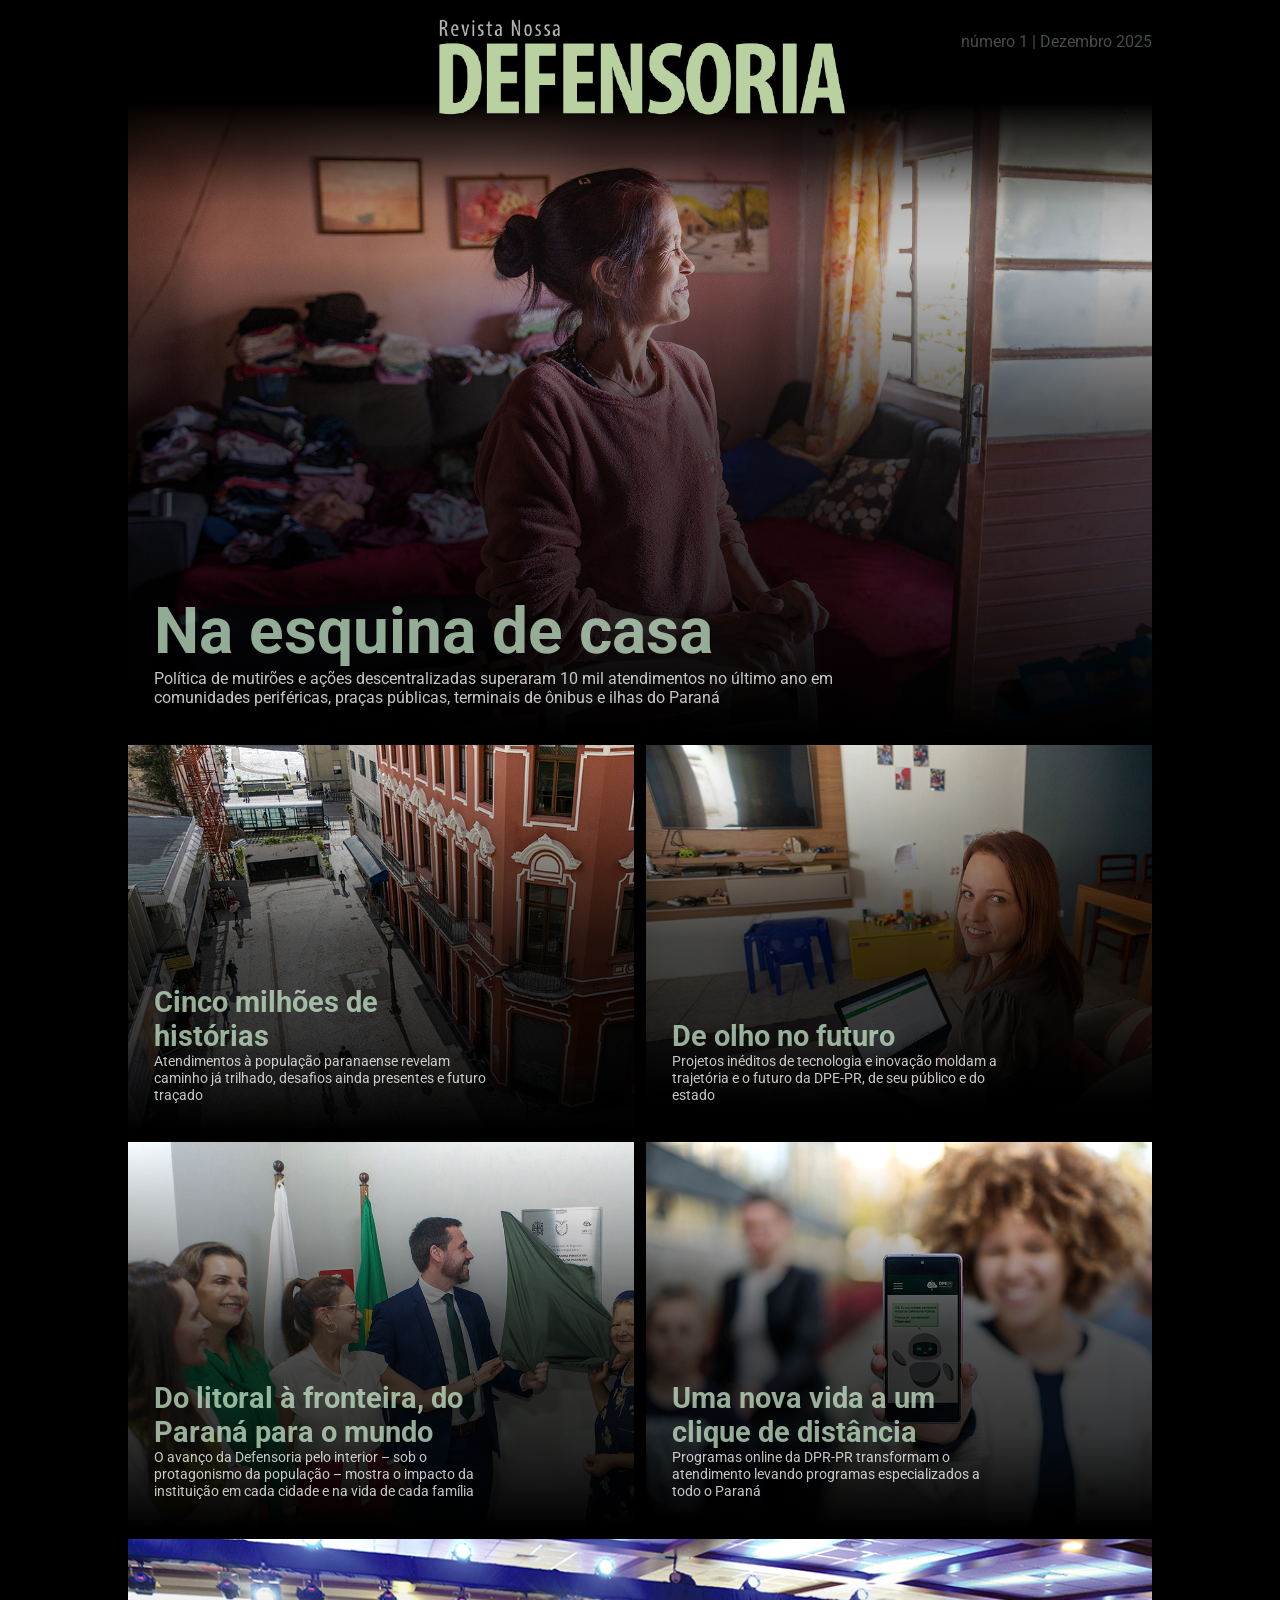
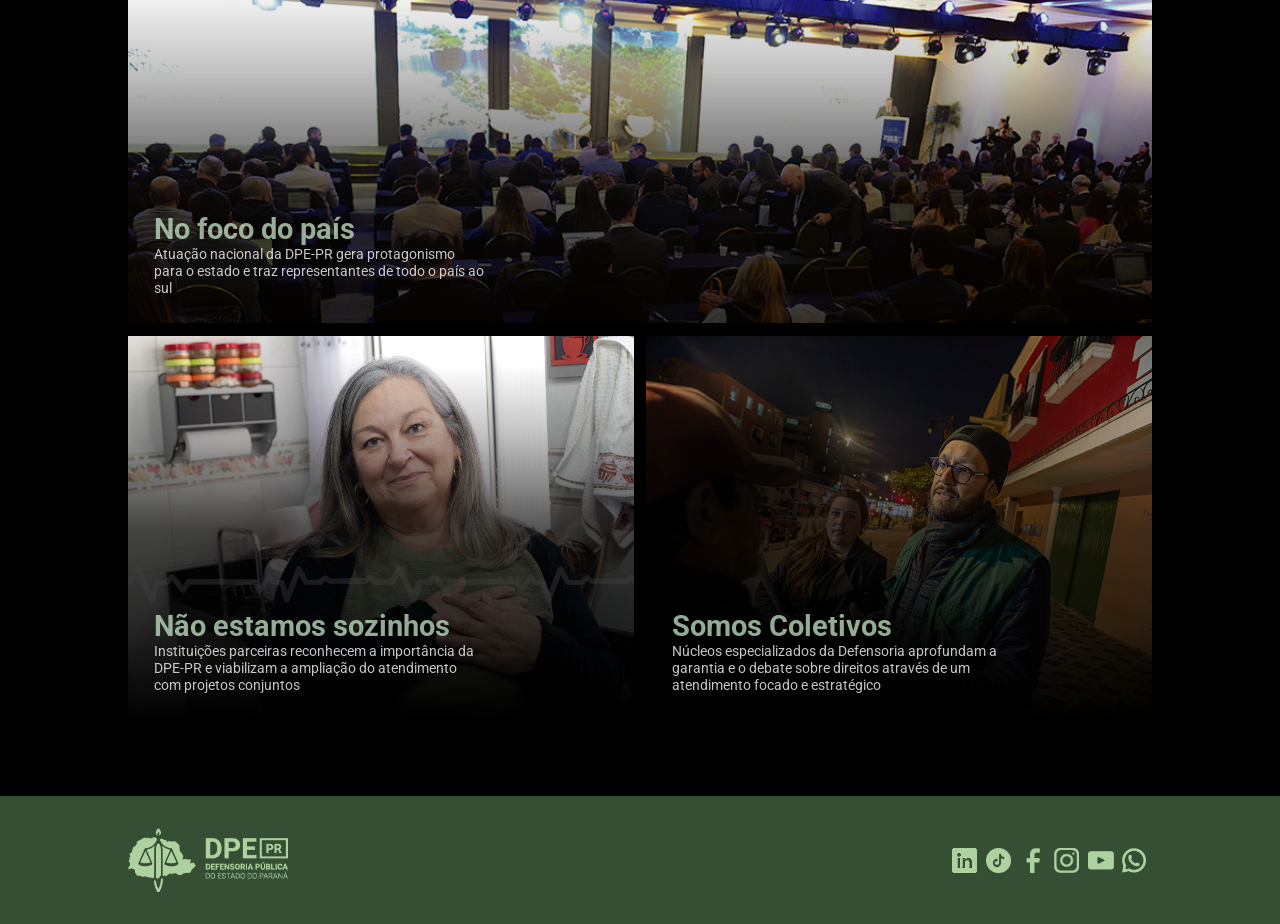
<file: index.html>
<!DOCTYPE html>

<html lang="pt-br">
<head>

  <meta charset="UTF-8">
  <title>Revista Defensoria</title>
  <meta name="viewport" content="width=device-width, initial-scale=1.0">

  <!-- fonts  -->
  <link rel="preconnect" href="https://fonts.googleapis.com">
  <link rel="preconnect" href="https://fonts.gstatic.com" crossorigin>
  <link href="https://fonts.googleapis.com/css2?family=Roboto:ital,wght@0,100..900;1,100..900&display=swap" rel="stylesheet">

  <!-- CSS Interno -->
  <link rel="stylesheet" href="./css/estilo.css" />
  <link rel="stylesheet" href="./css/footer.css" />

</head>
<body>

  <header>
    <div class="header" id="header">
      <div class="contrapontoEdicao"></div>
      <div class="logoRevista" id="logoRevista"></div>
      <div class="edicao">número 1 | Dezembro 2025</div>
      
    </div>
  </header>

  <div class="sumario">

    <div class="materiaCapa thumbMateriaCapa" onclick="window.location.href='edicao01_mat03/na_esquina_de_casa.html'">
      <div class="textoMateriaCapa"> 
        <div class="tituloMateriaCapa">Na esquina de casa</div>
        <div class="gravataMateriaCapa">Política de mutirões e ações descentralizadas superaram 10 mil atendimentos no último ano em comunidades periféricas, praças públicas, terminais de ônibus e ilhas do Paraná</div>
      </div>
    </div>

    <div class="materia thumbMateria01" onclick="window.location.href='edicao01_mat01/cinco_milhoes_de_historias.html'">
      <div class="textoMateria"> 
        <div class="tituloMateria">Cinco milhões de histórias</div>
        <div class="gravataMateria">Atendimentos à população paranaense revelam caminho já trilhado, desafios ainda presentes e futuro traçado </div>
      </div>
    </div>

    <div class="materia thumbMateria02" onclick="window.location.href='edicao01_mat02/de_olho_no_futuro.html'">
      <div class="textoMateria"> 
        <div class="tituloMateria">De olho no futuro</div>
        <div class="gravataMateria">Projetos inéditos de tecnologia e inovação moldam a trajetória e o futuro da DPE-PR, de seu público e do estado</div>
      </div>
    </div>

    <div class="materia thumbMateria04" onclick="window.location.href='edicao01_mat04/do_Parana_para_o_mundo.html'">
      <div class="textoMateria"> 
        <div class="tituloMateria">Do litoral à fronteira, do Paraná para o mundo</div>
        <div class="gravataMateria">O avanço da Defensoria pelo interior – sob o protagonismo da população – mostra o impacto da instituição em cada cidade e na vida de cada família</div>
      </div>
    </div>

    <div class="materia thumbMateria05" onclick="window.location.href='edicao01_mat05/uma_nova_vida.html'">
      <div class="textoMateria"> 
        <div class="tituloMateria">Uma nova vida a um clique de distância</div>
        <div class="gravataMateria">Programas online da DPR-PR transformam o atendimento levando programas especializados a todo o Paraná</div>
      </div>
    </div>

    <div class="materiaDestaque thumbMateria06" onclick="window.location.href='edicao01_mat06/no_foco_do_pais.html'">
      <div class="textoMateria"> 
        <div class="tituloMateria">No foco do país</div>
        <div class="gravataMateria">Atuação nacional da DPE-PR gera protagonismo para o estado e traz representantes de todo o país ao sul</div>
      </div>
    </div>

    <div class="materia thumbMateria07" onclick="window.location.href='edicao01_mat07/nao_estamos_sozinhos.html'">
      <div class="textoMateria"> 
        <div class="tituloMateria">Não estamos sozinhos</div>
        <div class="gravataMateria">Instituições parceiras reconhecem a importância da DPE-PR e viabilizam a ampliação do atendimento com projetos conjuntos</div>
      </div>
    </div>

    <div class="materia thumbMateria08" onclick="window.location.href='edicao01_mat08/somos_coletivos.html'">
      <div class="textoMateria"> 
        <div class="tituloMateria">Somos Coletivos</div>
        <div class="gravataMateria">Núcleos especializados da Defensoria aprofundam a garantia e o debate sobre direitos através de um atendimento focado e estratégico</div>
      </div>
    </div>

  </div>
  


  <footer>
    <div class="footer">
      <div class="logoDPEPR" onclick="window.location.href='https://www.defensoriapublica.pr.def.br/'"></div>
      <div class="contatos">
        <div class="contatosLinkedin" onclick="window.location.href='https://www.linkedin.com/company/defensoria-p%C3%BAblica-do-estado-do-paran%C3%A1/'"></div>
        <div class="contatosTiktok" onclick="window.location.href='https://www.tiktok.com/@defensoriapublicapr'"></div>
         <div class="contatosFace" onclick="window.location.href='https://www.facebook.com/DefensoriaPublicaPR/'"></div>
        <div class="contatosInsta" onclick="window.location.href='https://www.instagram.com/defensoriapublicapr/'"></div>
        <div class="contatosYoutube" onclick="window.location.href='https://www.youtube.com/c/DefensoriaPR/'"></div>
        <div class="contatosWtsp" onclick="window.location.href='https://wa.me/4191883726'"></div>
       
      </div>
    </div>
  </footer>



  <script src="./js/script.js"></script>

</body>

</html>
</file>
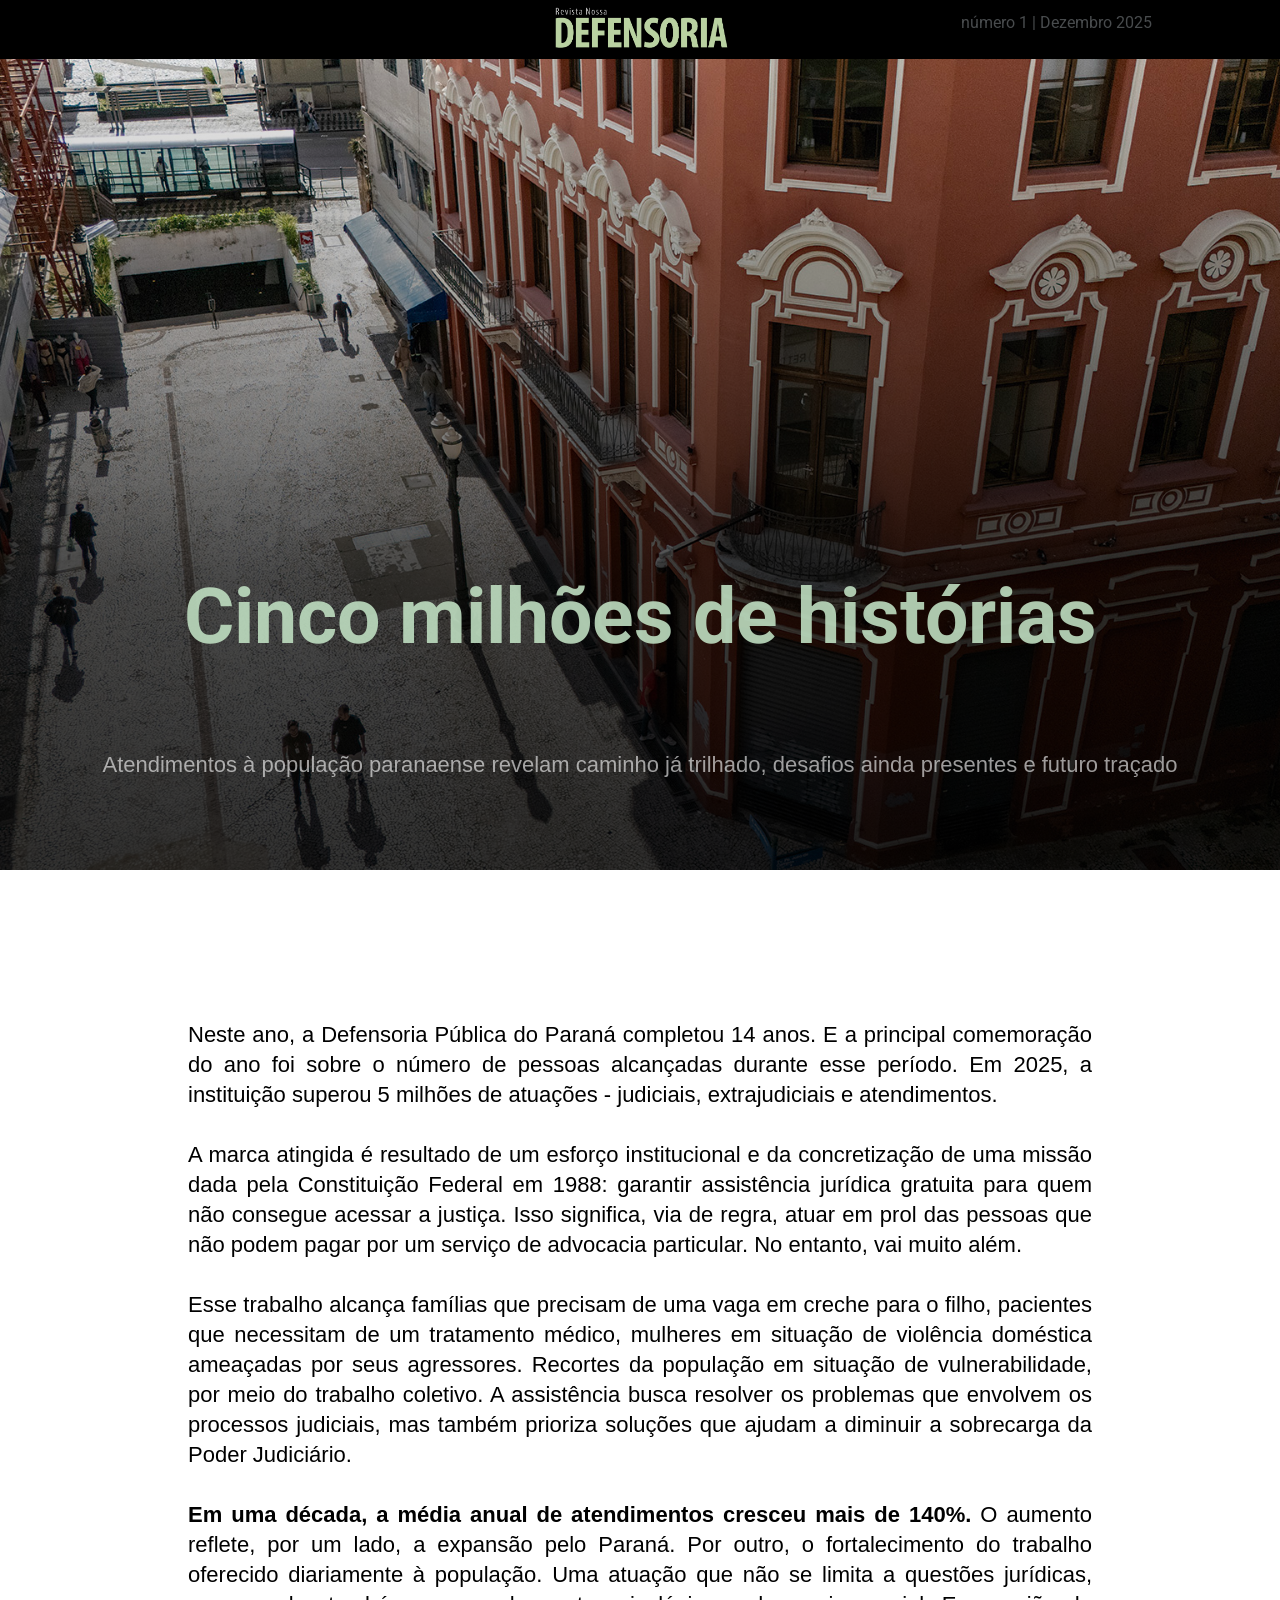
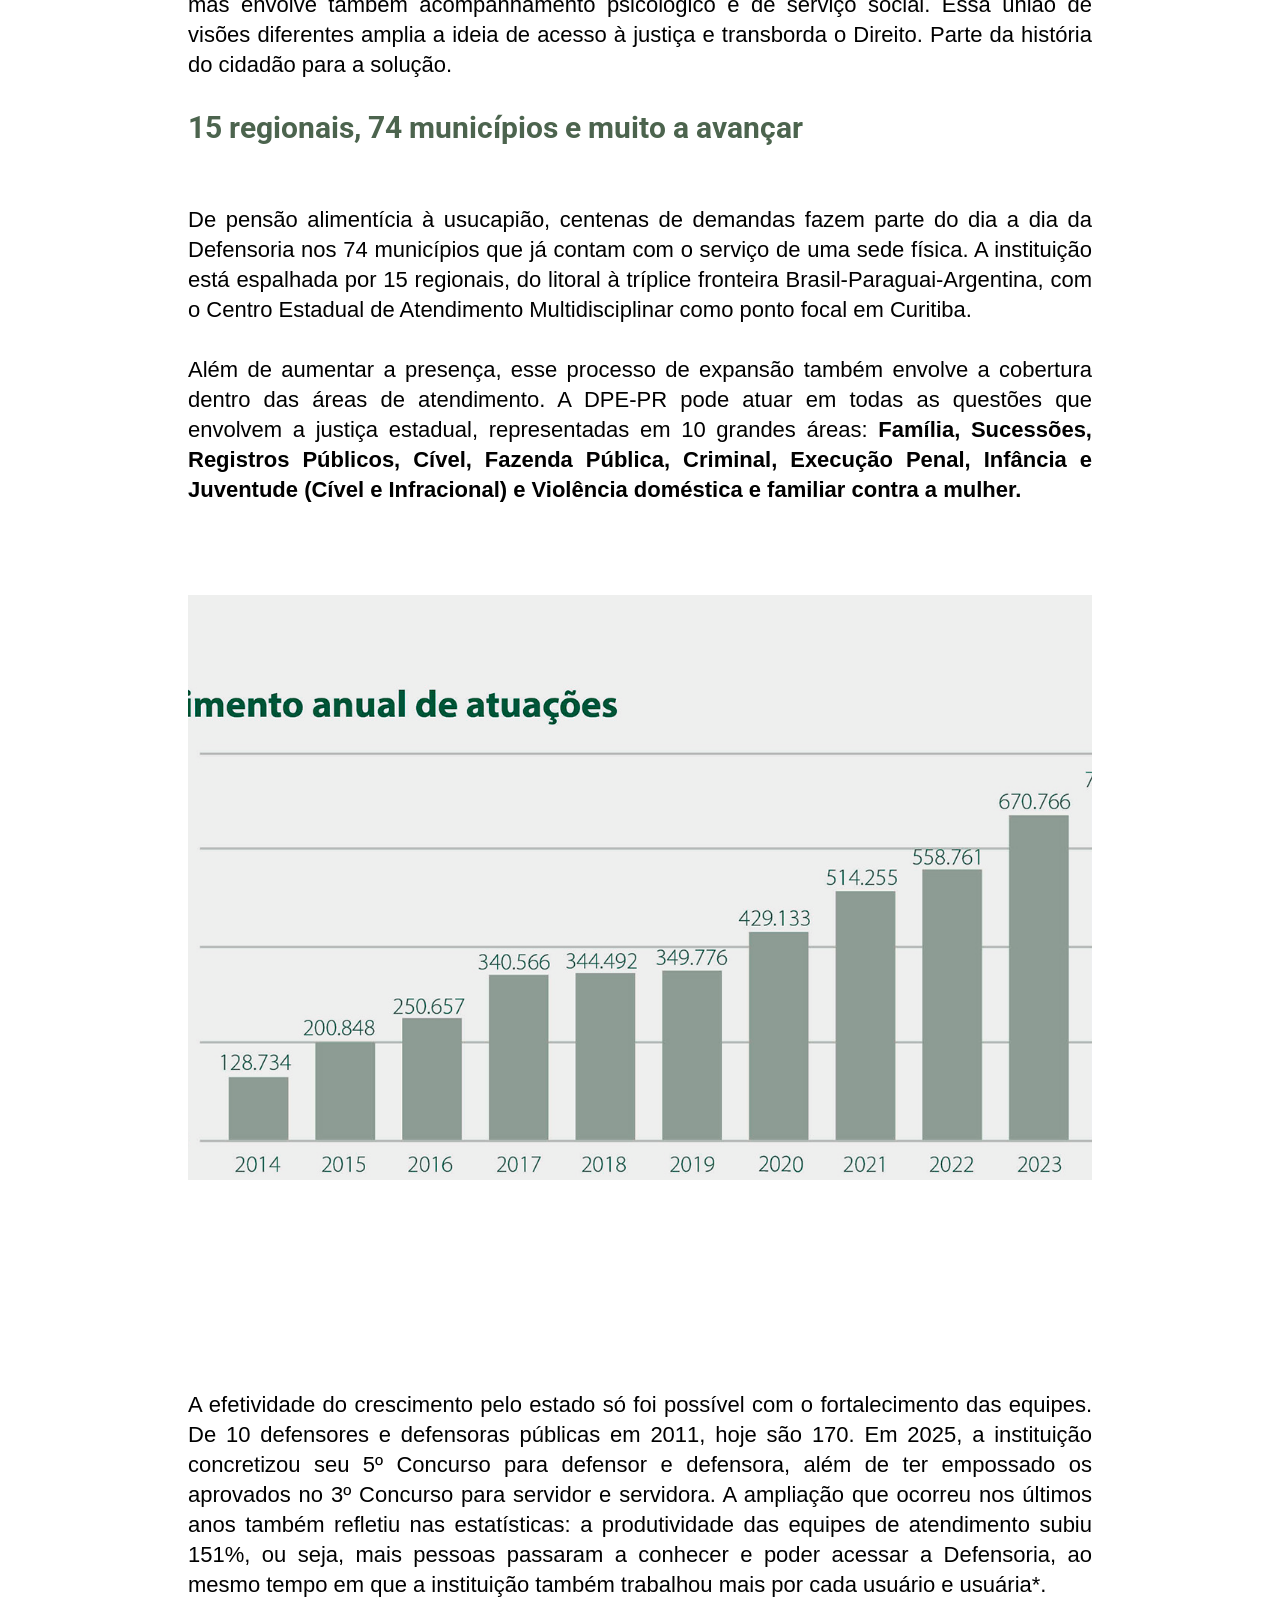
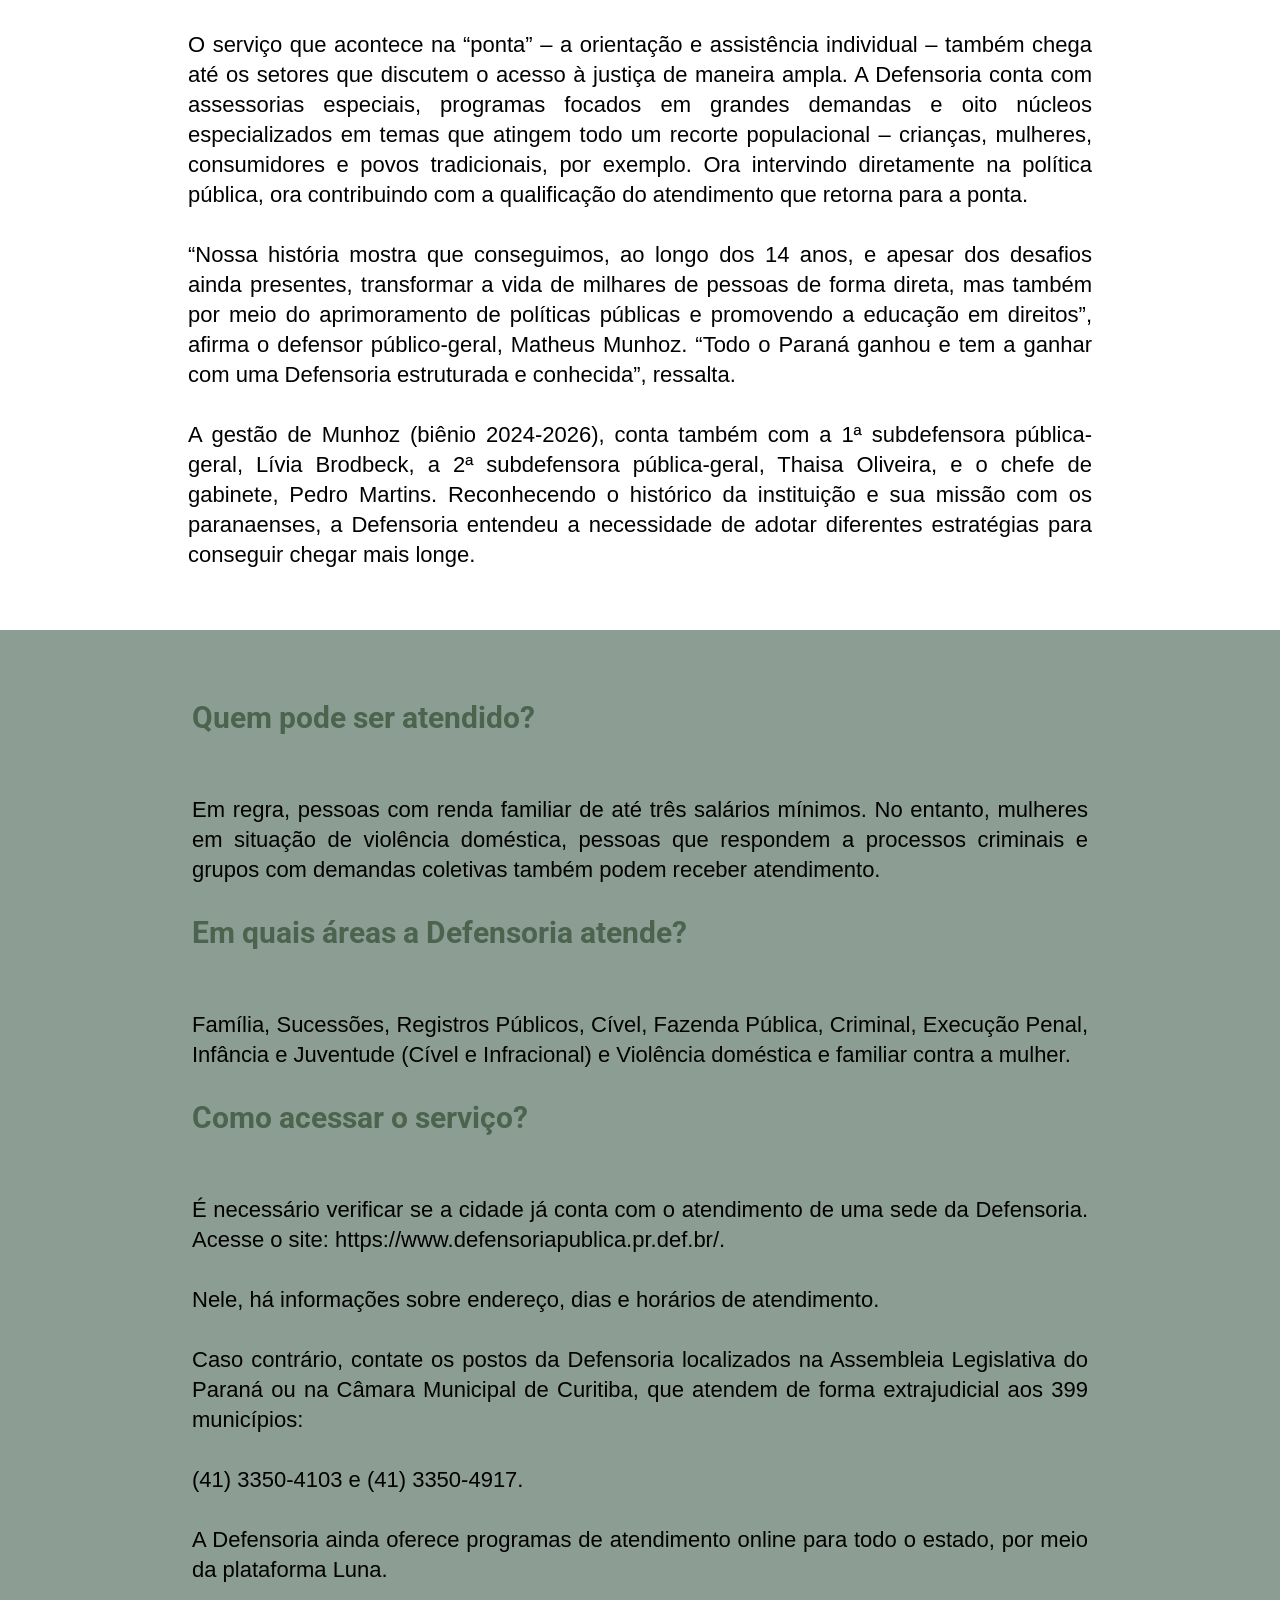
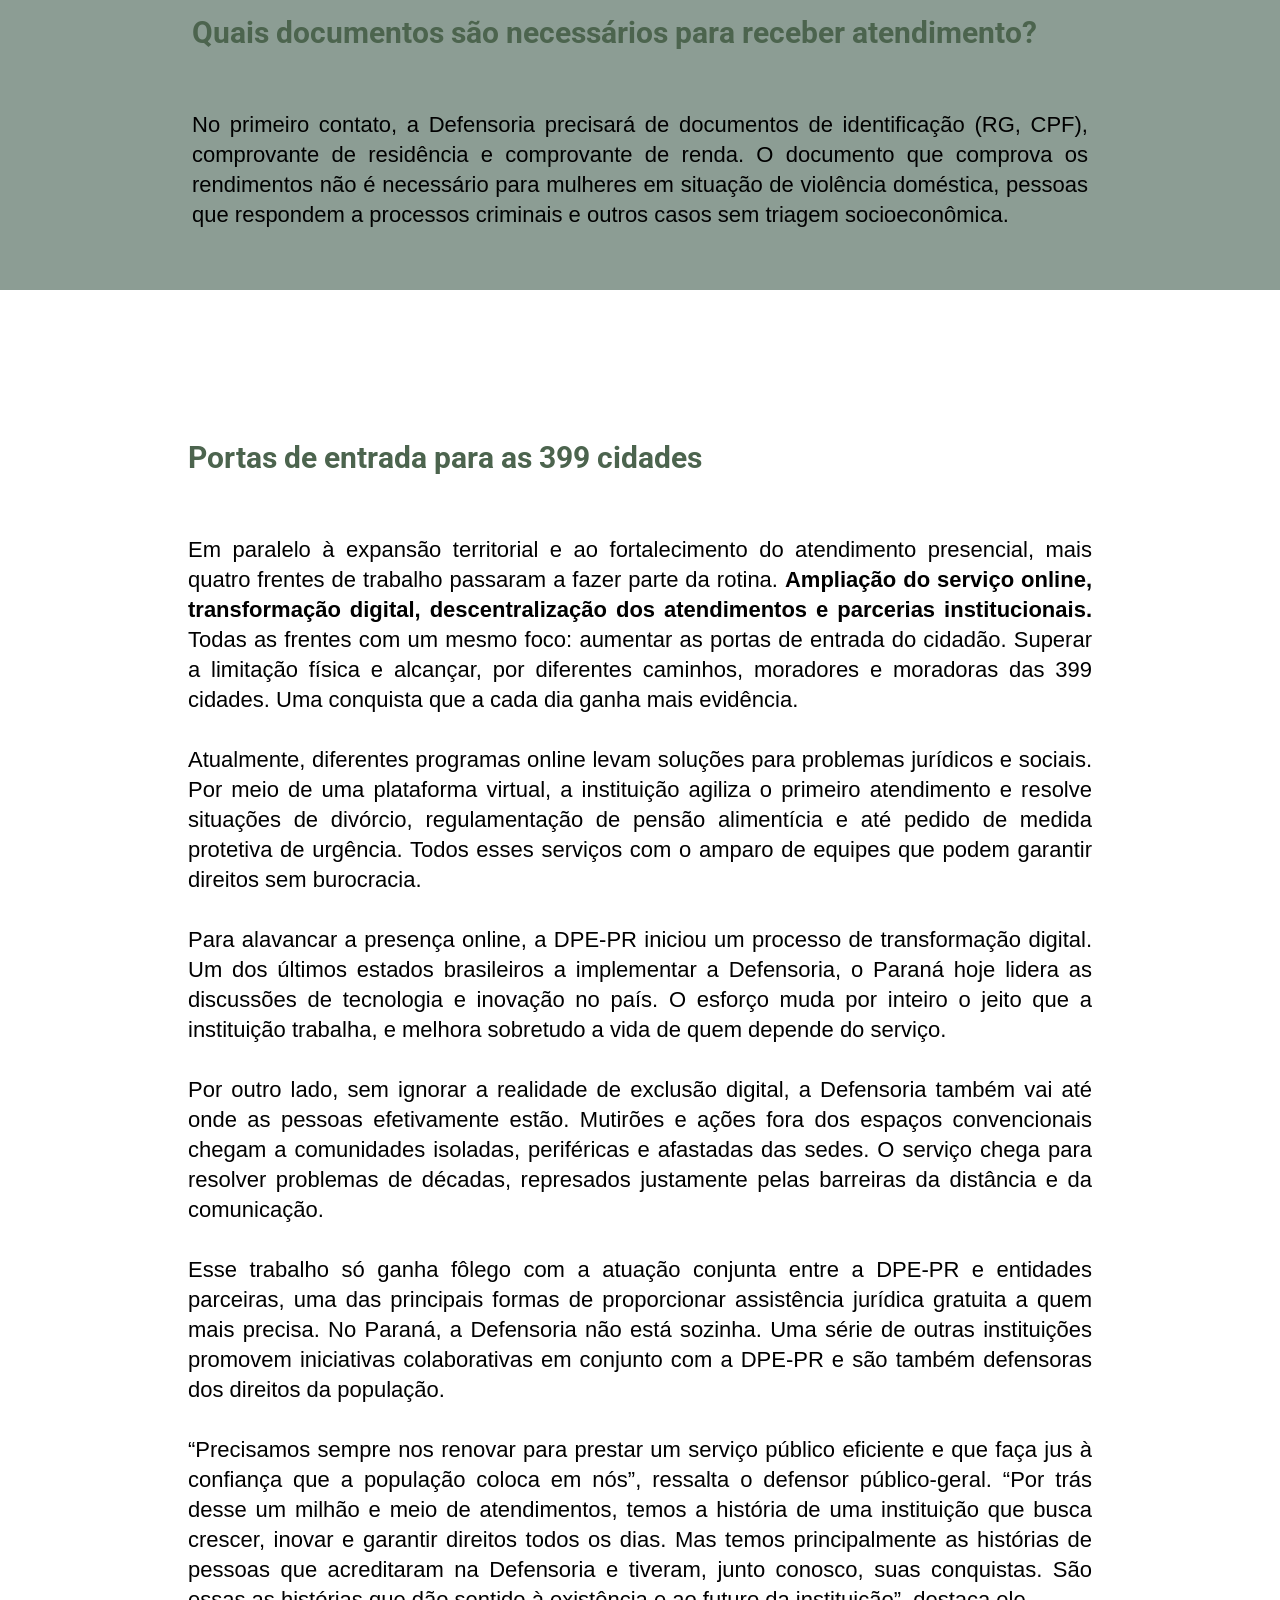
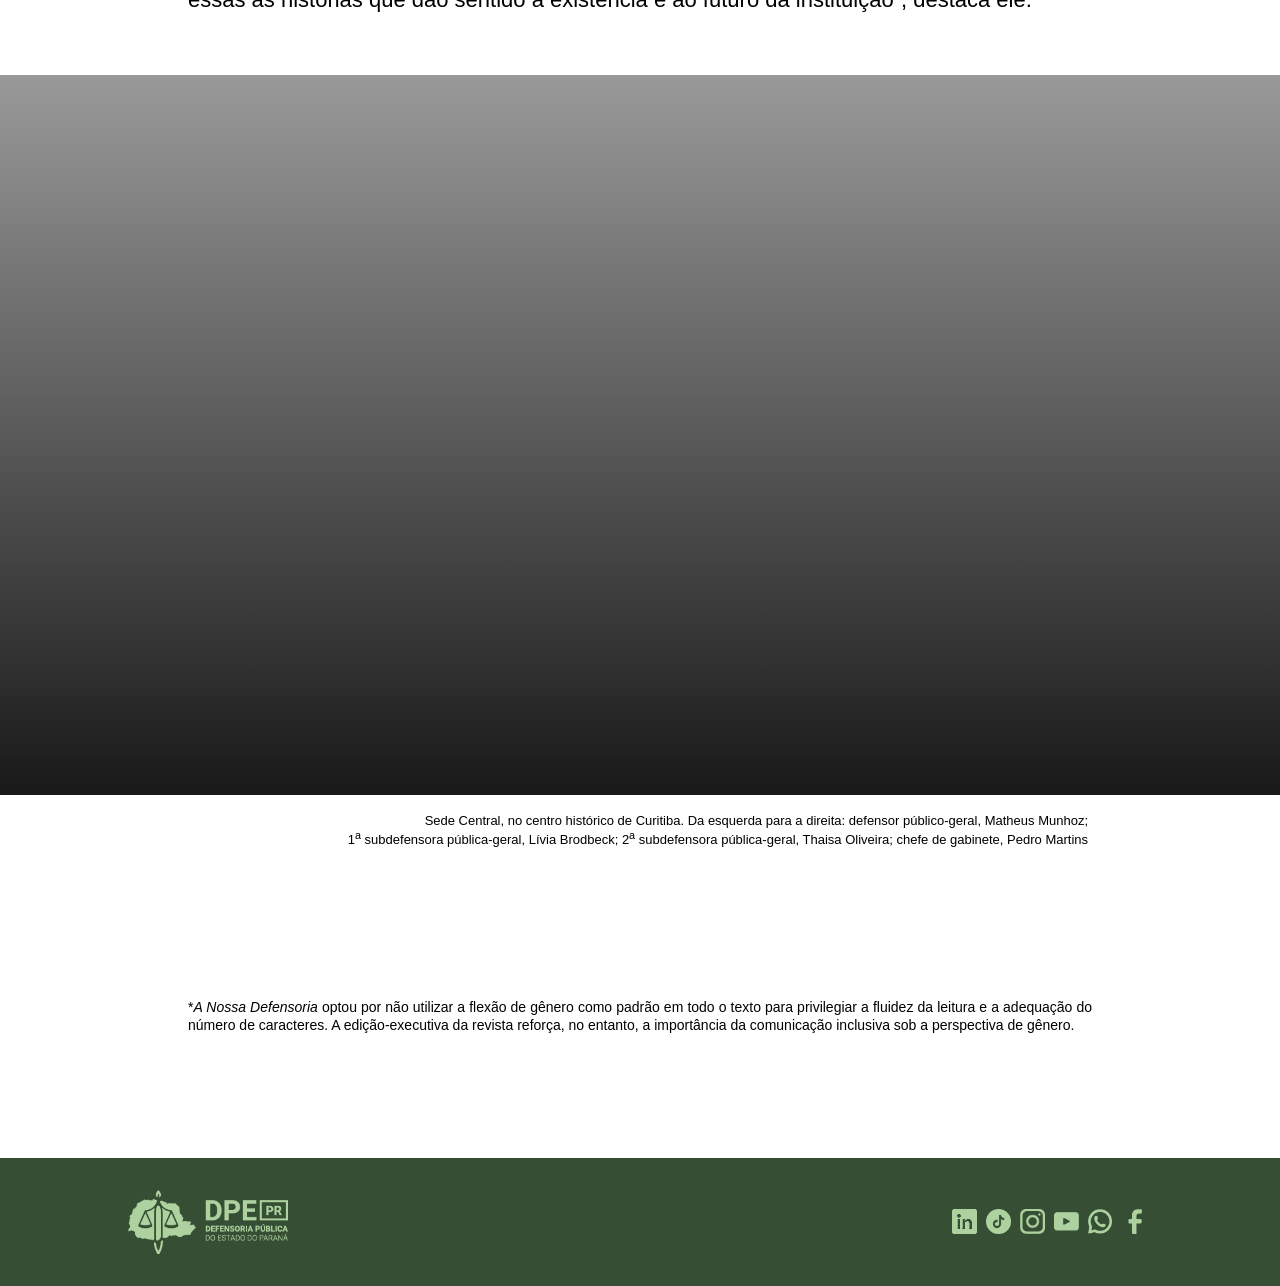
<file: edicao01_mat01/cinco_milhoes_de_historias.html>
<!DOCTYPE html>

<html lang="pt-br">
<head>
  
  <meta charset="UTF-8">
  <title>Revista Nossa Defensoria | Cinco milhões de histórias</title>
  <meta name="viewport" content="width=device-width, initial-scale=1.0">

  <!-- fonts  -->
  <link rel="preconnect" href="https://fonts.googleapis.com">
  <link rel="preconnect" href="https://fonts.gstatic.com" crossorigin>
  <link href="https://fonts.googleapis.com/css2?family=Roboto:ital,wght@0,100..900;1,100..900&display=swap" rel="stylesheet">

  <!-- Swiper CSS -->
  <link rel="stylesheet" href="https://cdn.jsdelivr.net/npm/swiper@11/swiper-bundle.min.css" />

  <!-- CSS Interno -->
  <link rel="stylesheet" href="./css/estilo.css" />
  <link rel="stylesheet" href="../css/footer.css" />
  <link rel="stylesheet" href="../css/header.css" />

</head>
<body>



<!-- CINCO MILHOES DE HISTORIAS -->
<div id="ed01_mat01">

  <!-- MOBILE -->
  <div id="mobile" class="mobile">

    <!-- Progress Bars -->
    <div class="progress-container" id="progress-container"></div>
    <div class="fechar_storie" onclick="window.location.href='../index.html'"></div>

    <!-- Swiper container -->
    <div class="swiper">
      <div class="swiper-wrapper">

        <!-- Slide 1 --> <!-- capa -->
        <div class="passeParaoLado"></div>
        <div class="swiper-slide">
          <div class="testeDegradeCima"></div>
          <div class="testeDegradeBaixo"></div>

          <div class="blocoDeTexto">

            <div class="tituloMateria">
              Cinco milhões de histórias
            </div>
            <div class="gravata">
              Atendimentos realizados à população paranaense revela caminho já trilhado, desafios ainda presentes e futuro traçado
            </div>
            
          </div>
          

          <img src="./assets/tela1.jpg" alt="Imagem 1" class="slide-image">       
        </div>
        

        <!-- Slide 2 -->
        <div class="swiper-slide">
          <div class="testeDegradeCima"></div>
          <div class="testeDegradeBaixo2"></div> 
          <img src="./assets/tela2.jpg" alt="Imagem 1" class="slide-image"> 
          <div class="texto">
            
            <p>
              Em 2025, a Defensoria Pública do Paraná completou 14 anos. E a principal comemoração do ano foi sobre o número de pessoas alcançadas durante esse período. A instituição superou 5 milhões de atuações – judiciais, extrajudiciais e atendimentos.
            </p> 

          </div>
        </div>

        <!-- Slide 3 -->
        <div class="swiper-slide">
          <div class="testeDegradeCima"></div>
          <div class="testeDegradeBaixo"></div>
          <img src="./assets/tela3.jpg" alt="Imagem 2" class="slide-image">
          <div class="texto">
            
            <p>
              A marca atingida é resultado de um esforço institucional e da concretização de uma missão dada pela Constituição Federal em 1988: garantir assistência jurídica gratuita para quem não consegue acessar a justiça. Isso significa, via de regra, atuar em prol das pessoas que não podem pagar por um serviço de advocacia particular. No entanto, vai muito além.
            </p> 

          </div>

        </div>

        <!-- Slide 4 -->
        <div class="swiper-slide">
          <div class="testeDegradeCima"></div>
          <div class="testeDegradeBaixo"></div>
          <img src="./assets/tela4.jpg" alt="Imagem 2" class="slide-image">
          <div class="texto">
            
            <p>
              Esse trabalho alcança famílias que precisam de uma vaga em creche para o filho, pacientes que necessitam de um tratamento médico, mulheres em situação de violência doméstica ameaçadas por seus agressores. Recortes da população em situação de vulnerabilidade, por meio do trabalho coletivo. A assistência busca resolver os problemas que envolvem os processos judiciais, mas também prioriza soluções que ajudam a diminuir a sobrecarga do Poder Judiciário.   
            </p> 

          </div>

        </div>

        <!-- Slide 5 -->
        <div class="swiper-slide">
          <div class="testeDegradeCima"></div>
          <div class="testeDegradeBaixo"></div>
          <img src="./assets/tela5.jpg" alt="Imagem 2" class="slide-image">
          <div class="texto">
            
            <p>
              <strong>Em uma década, a média anual de atendimentos cresceu mais de 140%</strong>. O aumento reflete, por um lado, a expansão pelo Paraná. Por outro, o fortalecimento do trabalho oferecido diariamente à população.   
            </p> 

          </div>

        </div>

        <!-- Slide 6 -->
        <div class="swiper-slide">
          <div class="testeDegradeCima"></div>
          <div class="testeDegradeBaixo"></div>
          <img src="./assets/tela6.jpg" alt="Imagem 2" class="slide-image">
          <div class="texto">
            
            <p class="subtitulo">
              15 regionais, 74 municípios e muito a avançar    
            </p>
            <p>
              De pensão alimentícia à usucapião, centenas de demandas fazem parte do dia a dia da Defensoria nos 74 municípios que já contam com o serviço de uma sede física. A instituição está espalhada por 15 regionais, do litoral à tríplice fronteira Brasil-Paraguai-Argentina, com o Centro Estadual de Atendimento Multidisciplinar como ponto focal em Curitiba.
            </p>

          </div>
        </div>

        <!-- Slide 7 -->
        <div class="swiper-slide">
          <div class="testeDegradeCima"></div>
          <div class="testeDegradeBaixo"></div>
          <img src="./assets/tela7.jpg" alt="Imagem 2" class="slide-image">
          <div class="texto">
            
            <p>
              Além de aumentar a presença, esse processo de expansão também envolve a cobertura dentro das áreas de atendimento. A DPE-PR pode atuar em todas as questões que envolvem a justiça estadual, representadas em 10 grandes áreas: <strong>Família, Sucessões, Registros Públicos, Cível, Fazenda Pública, Criminal, Execução Penal, Infância e Juventude (Cível e Infracional) e Violência doméstica e familiar contra a mulher</strong>.     
            </p> 

          </div>
        </div>

        <!-- Slide 8 -->
        <div class="swiper-slide">
          <div class="testeDegradeCima"></div>
          <div class="testeDegradeBaixo"></div>
          <img src="./assets/tela8.jpg" alt="Imagem 2" class="slide-image">
          <div class="texto">
            
            <p>
              A efetividade do crescimento pelo estado só foi possível com o fortalecimento das equipes. De 10 defensores e defensoras públicas em 2011, hoje são 170. Em 2025, a instituição concretizou seu 5º Concurso para defensor e defensora, além de ter empossado os aprovados no 3º Concurso para servidor e servidora.     
            </p> 

          </div>
        </div>

        <!-- Slide 9 -->
        <div class="swiper-slide">
          <div class="testeDegradeCima"></div>
          <div class="testeDegradeBaixo"></div>
          <img src="./assets/tela9.jpg" alt="Imagem 2" class="slide-image">
          <div class="texto">
            
            <p>
              A “Nossa história mostra que conseguimos, ao longo dos 14 anos, e apesar dos desafios ainda presentes, transformar a vida de milhares de pessoas de forma direta, mas também por meio do aprimoramento de políticas públicas e promovendo a educação em direitos”, afirma o defensor público-geral, Matheus Munhoz. “Todo o Paraná ganhou e tem a ganhar com uma Defensoria estruturada e conhecida”, ressalta.      
            </p> 

          </div>
        </div>

        <!-- Slide 10 -->
        <div class="swiper-slide">
          <div class="testeDegradeCima"></div>
          <div class="testeDegradeBaixo"></div>
          <img src="./assets/tela10.jpg" alt="Imagem 2" class="slide-image">
          <div class="texto">
            
            <p class="subtitulo">
              Portas de entrada para as 399 cidades 
            </p>

            <p>
              Em paralelo à expansão territorial e ao fortalecimento do atendimento presencial, mais quatro frentes de trabalho passaram a fazer parte da rotina. Ampliação do serviço online, transformação digital, descentralização dos atendimentos e parcerias institucionais. Todas as frentes com um mesmo foco: aumentar as portas de entrada do cidadão. Superar a limitação física e alcançar, por diferentes caminhos, moradores e moradoras das 399 cidades. Uma conquista que a cada dia ganha mais evidência.     
            </p> 

          </div>
        </div>

        <!-- Slide 11 -->
        <div class="swiper-slide">
          <div class="testeDegradeCima"></div>
          <div class="testeDegradeBaixo"></div>
          <img src="./assets/tela11.jpg" alt="Imagem 2" class="slide-image">
          <div class="texto">
            
            <p>
              Atualmente, diferentes programas online levam soluções para problemas jurídicos e sociais. Por meio de uma plataforma virtual, a instituição agiliza o primeiro atendimento e resolve situações de divórcio, regulamentação de pensão alimentícia e até pedido de medida protetiva de urgência. Todos esses serviços com o amparo de equipes que podem garantir direitos sem burocracia.  
            </p> 

          </div>
        </div>

        <!-- Slide 12 -->
        <div class="swiper-slide">
          <div class="testeDegradeCima"></div>
          <div class="testeDegradeBaixo"></div>
          <img src="./assets/tela12.jpg" alt="Imagem 2" class="slide-image">
          <div class="texto">
            
            <p>
              Para alavancar a presença online, a DPE-PR iniciou um processo de transformação digital. Um dos últimos estados brasileiros a implementar a Defensoria, o Paraná hoje lidera as discussões de tecnologia e inovação no país. O esforço muda por inteiro o jeito que a instituição trabalha, e melhora sobretudo a vida de quem depende do serviço.  
            </p> 

          </div>
        </div>

        <!-- Slide 13 -->
        <div class="swiper-slide">
          <div class="testeDegradeCima"></div>
          <div class="testeDegradeBaixo"></div>
          <img src="./assets/tela13.jpg" alt="Imagem 2" class="slide-image">
          <div class="texto">
            
            <p>
              Por outro lado, sem ignorar a realidade de exclusão digital, a Defensoria também vai até onde as pessoas efetivamente estão. Mutirões e ações fora dos espaços convencionais chegam a comunidades isoladas, periféricas e afastadas das sedes. O serviço chega para resolver problemas de décadas, represados justamente pelas barreiras da distância e da comunicação.    
            </p> 

          </div>
        </div>

        <!-- Slide 14 -->
        <div class="swiper-slide">
          <div class="testeDegradeCima"></div>
          <div class="testeDegradeBaixo"></div>
          <img src="./assets/tela14.jpg" alt="Imagem 2" class="slide-image">
          <div class="texto">
            
            <p>
              Esse trabalho só ganha fôlego com a atuação conjunta entre a DPE-PR e entidades parceiras, uma das principais formas de proporcionar assistência jurídica gratuita a quem mais precisa. No Paraná, a Defensoria não está sozinha. Uma série de outras instituições promovem iniciativas colaborativas em conjunto com a DPE-PR e são também defensoras dos direitos da população. 
            </p> 

          </div>
        </div>

        <!-- Slide 15 -->
        <div class="swiper-slide">
          <div class="testeDegradeCima"></div>
          <div class="testeDegradeBaixo"></div>
          <img src="./assets/tela15.jpg" alt="Imagem 2" class="slide-image">
          <div class="texto">
            
            <p>
              “Por trás desse um milhão e meio de atendimentos, temos a história de uma instituição que busca crescer, inovar e garantir direitos todos os dias. Mas temos principalmente as histórias de pessoas que tiveram, junto conosco, suas conquistas. São essas as histórias que dão sentido à existência e ao futuro da instituição”, destaca ele.
            </p> <!-- aqui poderia ser tela de destaque, mudar "destaca ele" por nome-->

          </div>
        </div>
        
      </div>
    </div>

  </div>
  <!-- MOBILE -->

  <!-- DESKTOP -->
  <div id="desktop" class="desktop">
    <header>
      <div class="header ">
        <div class="contrapontoEdicao"></div>
        <div class="logoRevista" onclick="window.location.href='../../index.html'"></div>
        <div class="edicao">número 1 | Dezembro 2025</div>
      </div>
    </header>
    
    <div>
      <div id="parallax-world-of-ugg">

        <!-- capa 01 -->
        <section>
            <div class="parallax-capa">
              <div>
                <h2>Cinco milhões de histórias</h2>
                <p class="gravata">
                  Atendimentos à população paranaense revelam caminho já trilhado, desafios ainda presentes e futuro traçado 
                </p>
              </div>
            </div>
        </section>

        <!-- texto -->
        <section>
          <div class="block">
            <p>
              Neste ano, a Defensoria Pública do Paraná completou 14 anos. E a principal comemoração do ano foi sobre o número de pessoas alcançadas durante esse período. Em 2025, a instituição superou 5 milhões de atuações - judiciais, extrajudiciais e atendimentos.
            </p>
            <p>
              A marca atingida é resultado de um esforço institucional e da concretização de uma missão dada pela Constituição Federal em 1988: garantir assistência jurídica gratuita para quem não consegue acessar a justiça. Isso significa, via de regra, atuar em prol das pessoas que não podem pagar por um serviço de advocacia particular. No entanto, vai muito além.
            </p>
            <p>
              Esse trabalho alcança famílias que precisam de uma vaga em creche para o filho, pacientes que necessitam de um tratamento médico, mulheres em situação de violência doméstica ameaçadas por seus agressores. Recortes da população em situação de vulnerabilidade, por meio do trabalho coletivo. A assistência busca resolver os problemas que envolvem os processos judiciais, mas também prioriza soluções que ajudam a diminuir a sobrecarga da Poder Judiciário.
            </p>
            <p>
              <b>Em uma década, a média anual de atendimentos cresceu mais de 140%.</b> O aumento reflete, por um lado, a expansão pelo Paraná. Por outro, o fortalecimento do trabalho oferecido diariamente à população. Uma atuação que não se limita a questões jurídicas, mas envolve também acompanhamento psicológico e de serviço social. Essa união de visões diferentes amplia a ideia de acesso à justiça e transborda o Direito. Parte da história do cidadão para a solução. 
            </p>

            <h3>
              15 regionais, 74 municípios e muito a avançar
            </h3>

            <p>
              De pensão alimentícia à usucapião, centenas de demandas fazem parte do dia a dia da Defensoria nos 74 municípios que já contam com o serviço de uma sede física. A instituição está espalhada por 15 regionais, do litoral à tríplice fronteira Brasil-Paraguai-Argentina, com o Centro Estadual de Atendimento Multidisciplinar como ponto focal em Curitiba. 
            </p>
            <p>
              Além de aumentar a presença, esse processo de expansão também envolve a cobertura dentro das áreas de atendimento. A DPE-PR pode atuar em todas as questões que envolvem a justiça estadual, representadas em 10 grandes áreas: <b>Família, Sucessões, Registros Públicos, Cível, Fazenda Pública, Criminal, Execução Penal, Infância e Juventude (Cível e Infracional) e Violência doméstica e familiar contra a mulher.</b>
            </p>

            <div class="grafico"></div>
            
        </section>

        <!-- texto -->
        <section>
          <div class="block">     
            <p>
              A efetividade do crescimento pelo estado só foi possível com o fortalecimento das equipes. De 10 defensores e defensoras públicas em 2011, hoje são 170. Em 2025, a instituição concretizou seu 5º Concurso para defensor e defensora, além de ter empossado os aprovados no 3º Concurso para servidor e servidora. A ampliação que ocorreu nos últimos anos também refletiu nas estatísticas: a produtividade das equipes de atendimento subiu 151%, ou seja, mais pessoas passaram a conhecer e poder acessar a Defensoria, ao mesmo tempo em que a instituição também trabalhou mais por cada usuário e usuária*.
            </p>
            <p>
              O serviço que acontece na “ponta” – a orientação e assistência individual – também chega até os setores que discutem o acesso à justiça de maneira ampla. A Defensoria conta com assessorias especiais, programas focados em grandes demandas e oito núcleos especializados em temas que atingem todo um recorte populacional – crianças, mulheres, consumidores e povos tradicionais, por exemplo. Ora intervindo diretamente na política pública, ora contribuindo com a qualificação do atendimento que retorna para a ponta.
            </p>
            <p>
              “Nossa história mostra que conseguimos, ao longo dos 14 anos, e apesar dos desafios ainda presentes, transfor­mar a vida de milhares de pessoas de forma direta, mas também por meio do aprimoramento de políticas públicas e promovendo a educação em direi­tos”, afirma o defensor público-geral, Matheus Munhoz. “Todo o Paraná ganhou e tem a ganhar com uma Defensoria estruturada e conhecida”, ressalta.
            </p>
            <p>
              A gestão de Munhoz (biênio 2024-2026), conta também com a 1ª subdefensora pública-geral, Lívia Brodbeck, a 2ª subdefensora pública-geral, Thaisa Oliveira, e o chefe de gabinete, Pedro Martins. Reconhecendo o histórico da instituição e sua missão com os paranaenses, a Defensoria entendeu a necessidade de adotar diferentes estratégias para conseguir chegar mais longe. 
            </p>
            
        </section>

        <!-- texto -->
        <section>
          <div class="blockBox">     
            <h3>
              Quem pode ser atendido?
            </h3>
            <p>
              Em regra, pessoas com renda familiar de até três salários mínimos. No entanto, mulheres em situação de violência doméstica, pessoas que respondem a processos criminais e grupos com demandas coletivas também podem receber atendimento.
            </p>

            <h3>
              Em quais áreas a Defensoria atende?
            </h3>
            <p>
              Família, Sucessões, Registros Públicos, Cível, Fazenda Pública, Criminal, Execução Penal, Infância e Juventude (Cível e Infracional) e Violência doméstica e familiar contra a mulher.
            </p>
            
            <h3> Como acessar o serviço?</h3>
            <p>
              É necessário verificar se a cidade já conta com o atendimento de uma sede da Defensoria. Acesse o site: https://www.defensoriapublica.pr.def.br/.
            </p>
            <p>
              Nele, há informações sobre endereço, dias e horários de atendimento.
            </p>
            <p>
              Caso contrário, contate os postos da Defensoria localizados na Assembleia Legislativa do Paraná ou na Câmara Municipal de Curitiba, que atendem de forma extrajudicial aos 399 municípios: 
            </p>
            <p>
              (41) 3350-4103 e (41) 3350-4917. 
            </p>
            <p>
              A Defensoria ainda oferece programas de atendimento online para todo o estado, por meio da plataforma Luna.
            </p>
            <h3>
              Quais documentos são necessários para receber atendimento?
            </h3>
            <p>
              No primeiro contato, a Defensoria precisará de documentos de identificação (RG, CPF), comprovante de residência e comprovante de renda. O documento que comprova os rendimentos não é necessário para mulheres em situação de violência doméstica, pessoas que respondem a processos criminais e outros casos sem triagem socioeconômica.
            </p>





            

            
        </section>

        <!-- texto -->
        <section>
          <div class="block">     
            <h3>
              Portas de entrada para as 399 cidades
            </h3>
            <p>
              Em paralelo à expansão territorial e ao fortalecimento do atendimento presencial, mais quatro frentes de trabalho passaram a fazer parte da rotina. <b> Ampliação do serviço online, transformação digital, descentralização dos atendimentos e parcerias institucionais.</b> Todas as frentes com um mesmo foco: aumentar as portas de entrada do cidadão. Superar a limitação física e alcançar, por diferentes caminhos, moradores e moradoras das 399 cidades. Uma conquista que a cada dia ganha mais evidência.
            </p>
            <p>
              Atualmente, diferentes programas online levam soluções para problemas jurídicos e sociais. Por meio de uma plataforma virtual, a instituição agiliza o primeiro atendimento e resolve situações de divórcio, regulamentação de pensão alimentícia e até pedido de medida protetiva de urgência. Todos esses serviços com o amparo de equipes que podem garantir direitos sem burocracia. 
            </p>
            <p>
              Para alavancar a presença online, a DPE-PR iniciou um processo de transformação digital. Um dos últimos estados brasileiros a implementar a Defensoria, o Paraná hoje lidera as discussões de tecnologia e inovação no país. O esforço muda por inteiro o jeito que a instituição trabalha, e melhora sobretudo a vida de quem depende do serviço.
            </p>
            <p>
              Por outro lado, sem ignorar a realidade de exclusão digital, a Defensoria também vai até onde as pessoas efetivamente estão. Mutirões e ações fora dos espaços convencionais chegam a comunidades isoladas, periféricas e afastadas das sedes. O serviço chega para resolver problemas de décadas, represados justamente pelas barreiras da distância e da comunicação.
            </p>
            <p>
              Esse trabalho só ganha fôlego com a atuação conjunta entre a DPE-PR e entidades parceiras, uma das principais formas de proporcionar assistência jurídica gratuita a quem mais precisa. No Paraná, a Defensoria não está sozinha. Uma série de outras instituições promovem iniciativas colaborativas em conjunto com a DPE-PR e são também defensoras dos direitos da população.
            </p>
            <p>
              “Precisamos sempre nos renovar para prestar um serviço público eficiente e que faça jus à confiança que a população coloca em nós”, ressalta o defensor público-geral. “Por trás desse um milhão e meio de atendimentos, temos a história de uma instituição que busca crescer, inovar e garantir direitos todos os dias. Mas temos principalmente as histórias de pessoas que acreditaram na Defensoria e tiveram, junto conosco, suas conquistas. São essas as histórias que dão sentido à existência e ao futuro da instituição”, destaca ele.
            </p>
          </div> 
        </section>

        <!-- imagem parallax -->
        <section>
          <div class="parallax-meiotexto imagemParallax_img03_mat01_ed01">
          </div>
            <div>
              <p class="legendaParallax">
                Sede Central, no centro histórico de Curitiba. Da esquerda para a direita: defensor público-geral, Matheus Munhoz; <br>1<sup>a</sup> subdefensora pública-geral, Lívia Brodbeck; 2<sup>a</sup> subdefensora pública-geral, Thaisa Oliveira; chefe de gabinete, Pedro Martins 
              </p>
            </div>

        </section>

        <!-- texto -->
        <section>
          <div class="block">     
            <div class="asterisco">
              *<i>A Nossa Defensoria</i> optou por não utilizar a flexão de gênero como padrão em todo o texto para privilegiar a fluidez da leitura e a adequação do número de caracteres. A edição-executiva da revista reforça, no entanto, a importância da comunicação inclusiva sob a perspectiva de gênero.
            </div>
          </div> 
        </section>

      
      </div>
    </div>

    <footer>
      <div class="footer">
        <div class="logoDPEPR" onclick="window.location.href='https://www.defensoriapublica.pr.def.br/'"></div>
        <div class="contatos">
          <div class="contatosLinkedin" onclick="window.location.href='https://www.facebook.com/DefensoriaPublicaPR/'"></div>
          <div class="contatosTiktok" onclick="window.location.href='https://www.facebook.com/DefensoriaPublicaPR/'"></div>
          <div class="contatosInsta" onclick="window.location.href='https://www.instagram.com/defensoriapublicapr/'"></div>
          <div class="contatosYoutube" onclick="window.location.href='https://www.youtube.com/c/DefensoriaPR/'"></div>
          <div class="contatosWtsp" onclick="window.location.href='https://wa.me/4191883726'"></div>
          <div class="contatosFace" onclick="window.location.href='https://www.facebook.com/DefensoriaPublicaPR/'"></div>
        </div>
      </div>
    </footer>
  </div> 
  <!-- DESKTOP -->
</div>
<!-- CINCO MILHOES DE HISTORIAS -->




<!-- Swiper JS -->
<script src="https://cdn.jsdelivr.net/npm/swiper@11/swiper-bundle.min.js"></script>
<script src="./script/script.js"></script>


</body>

</html>
</file>
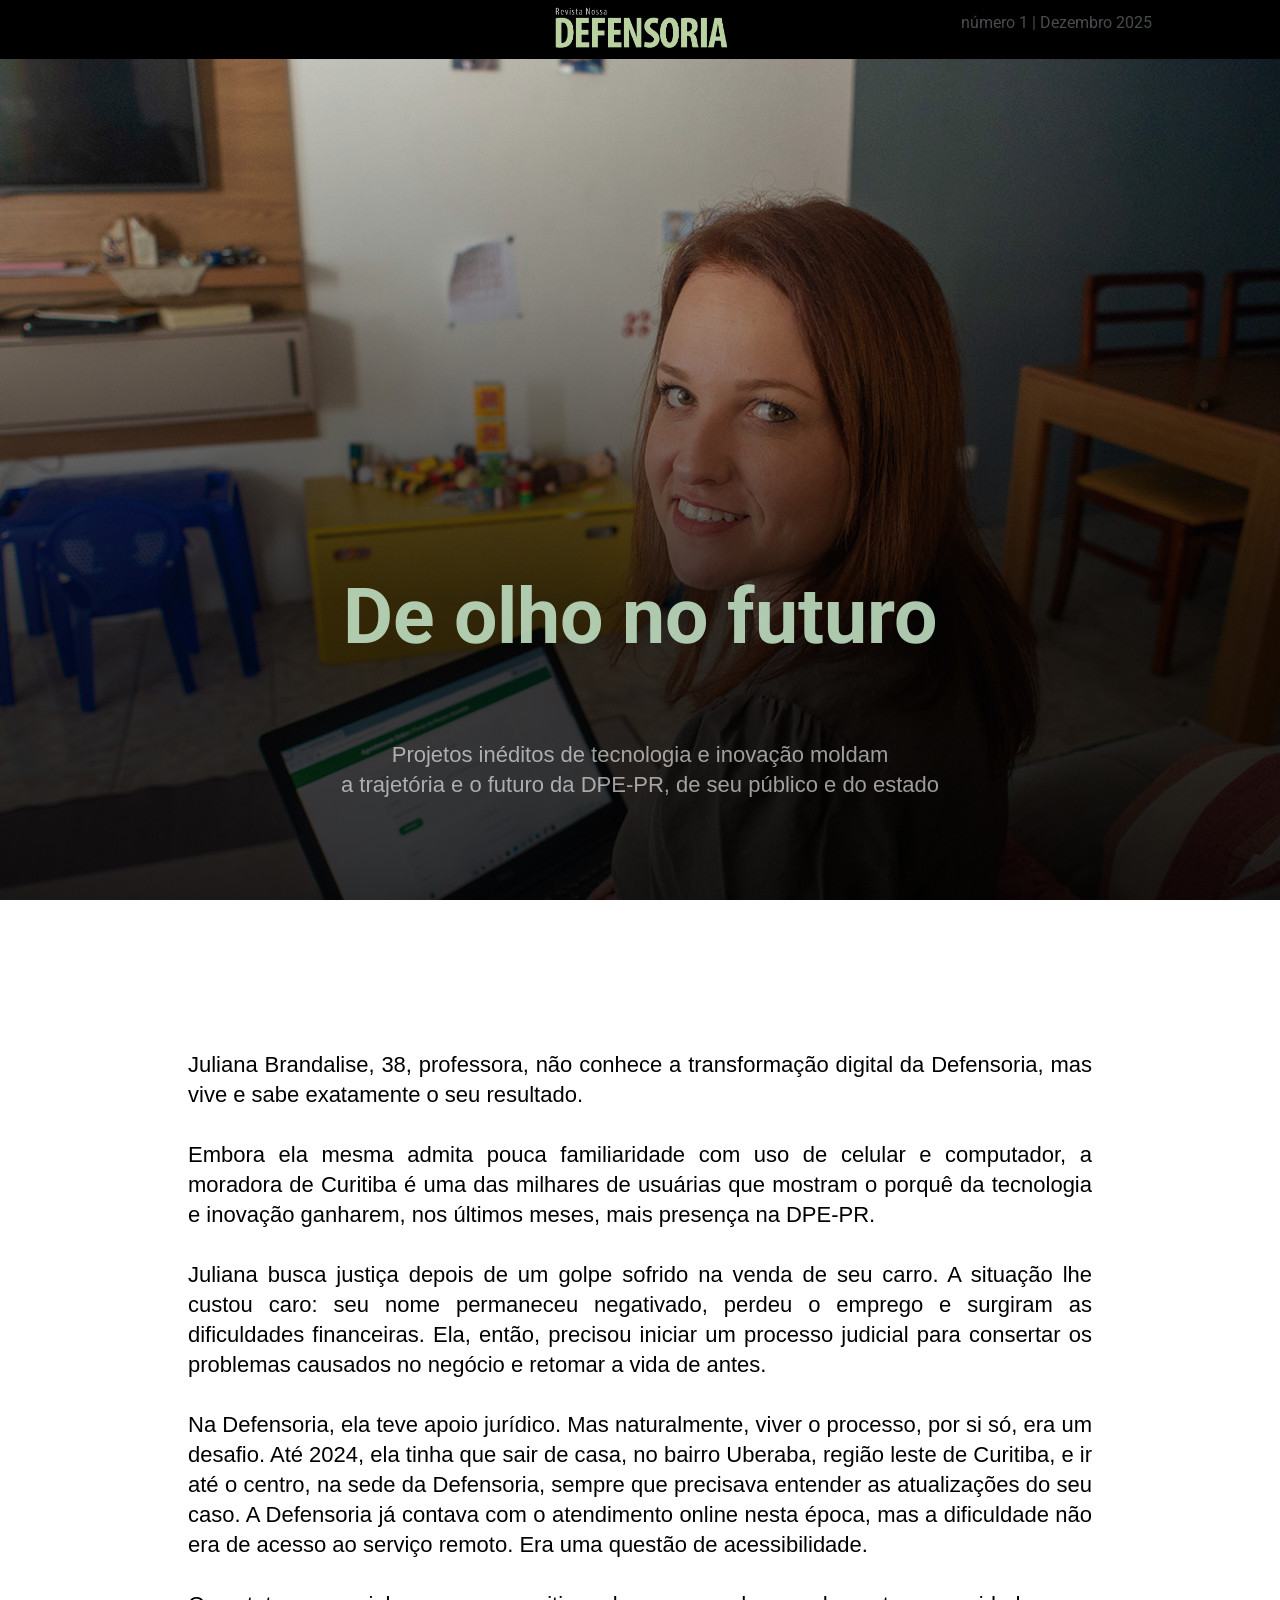
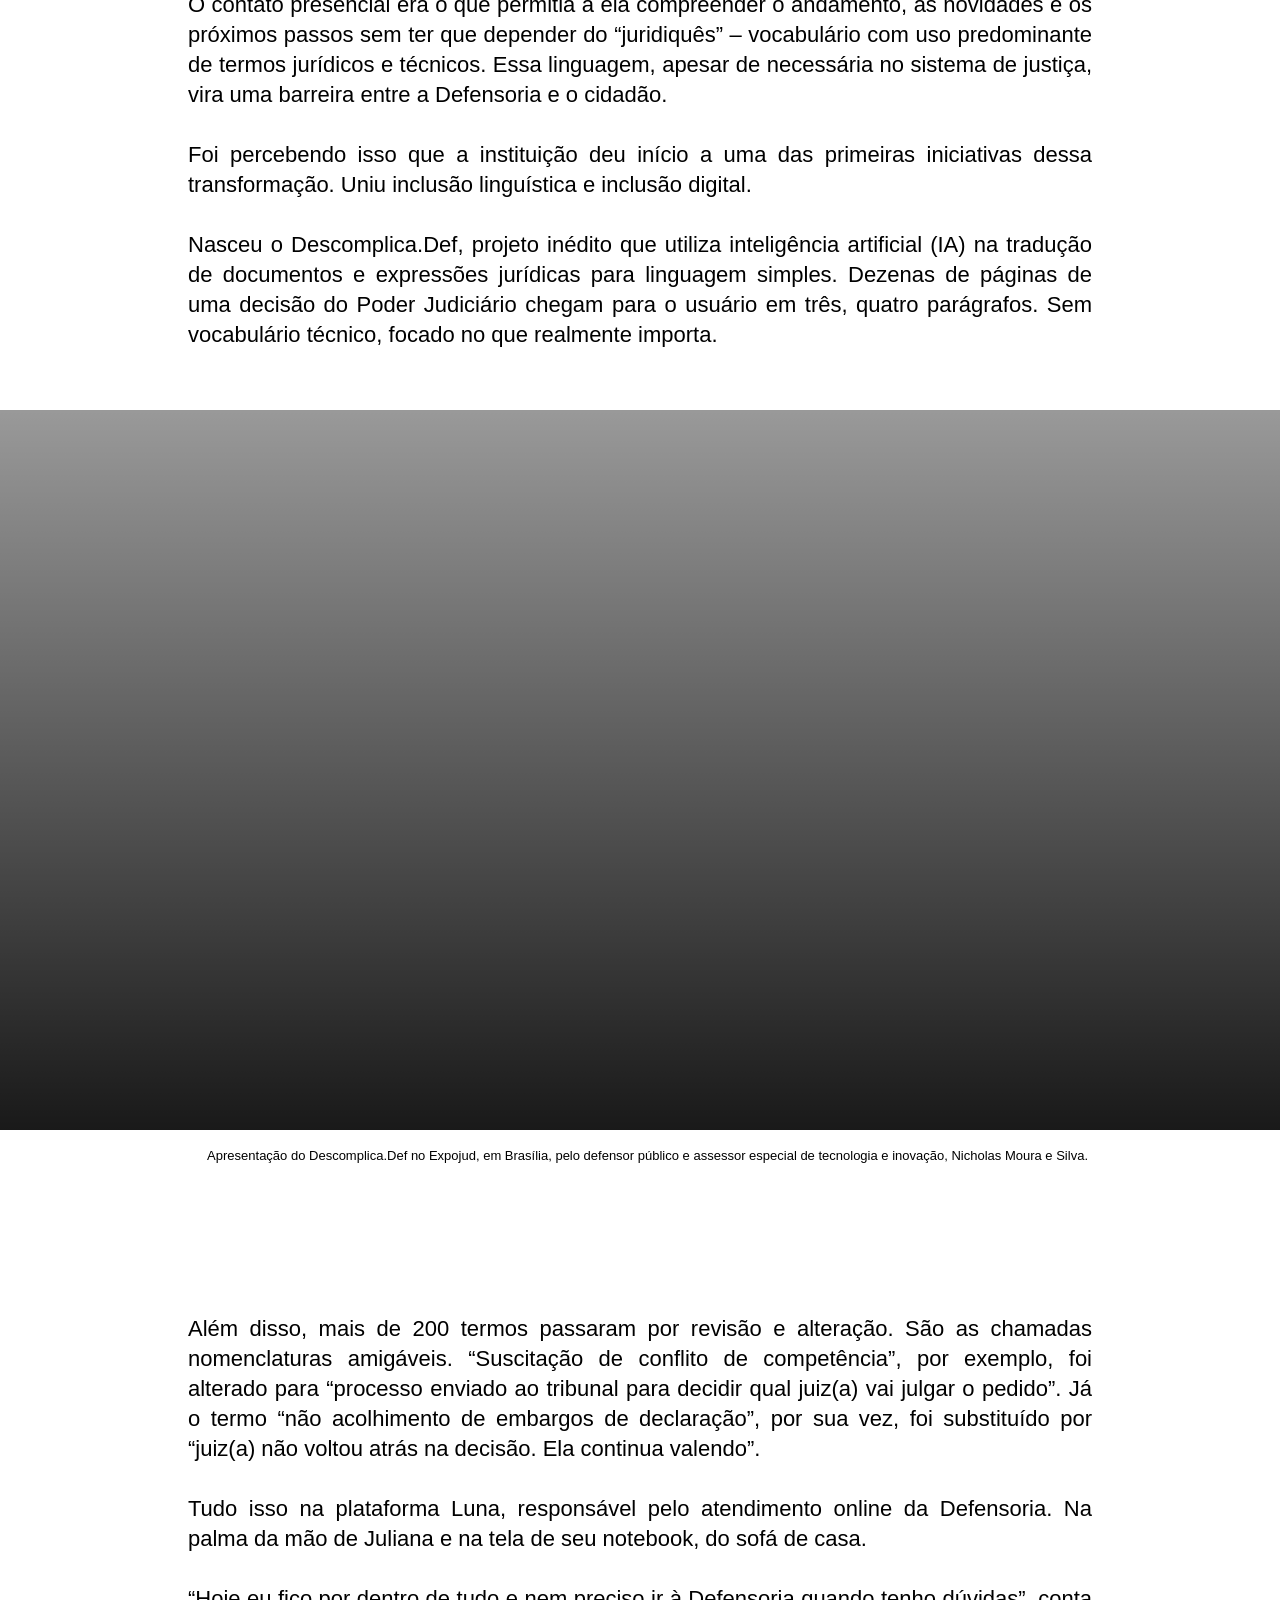
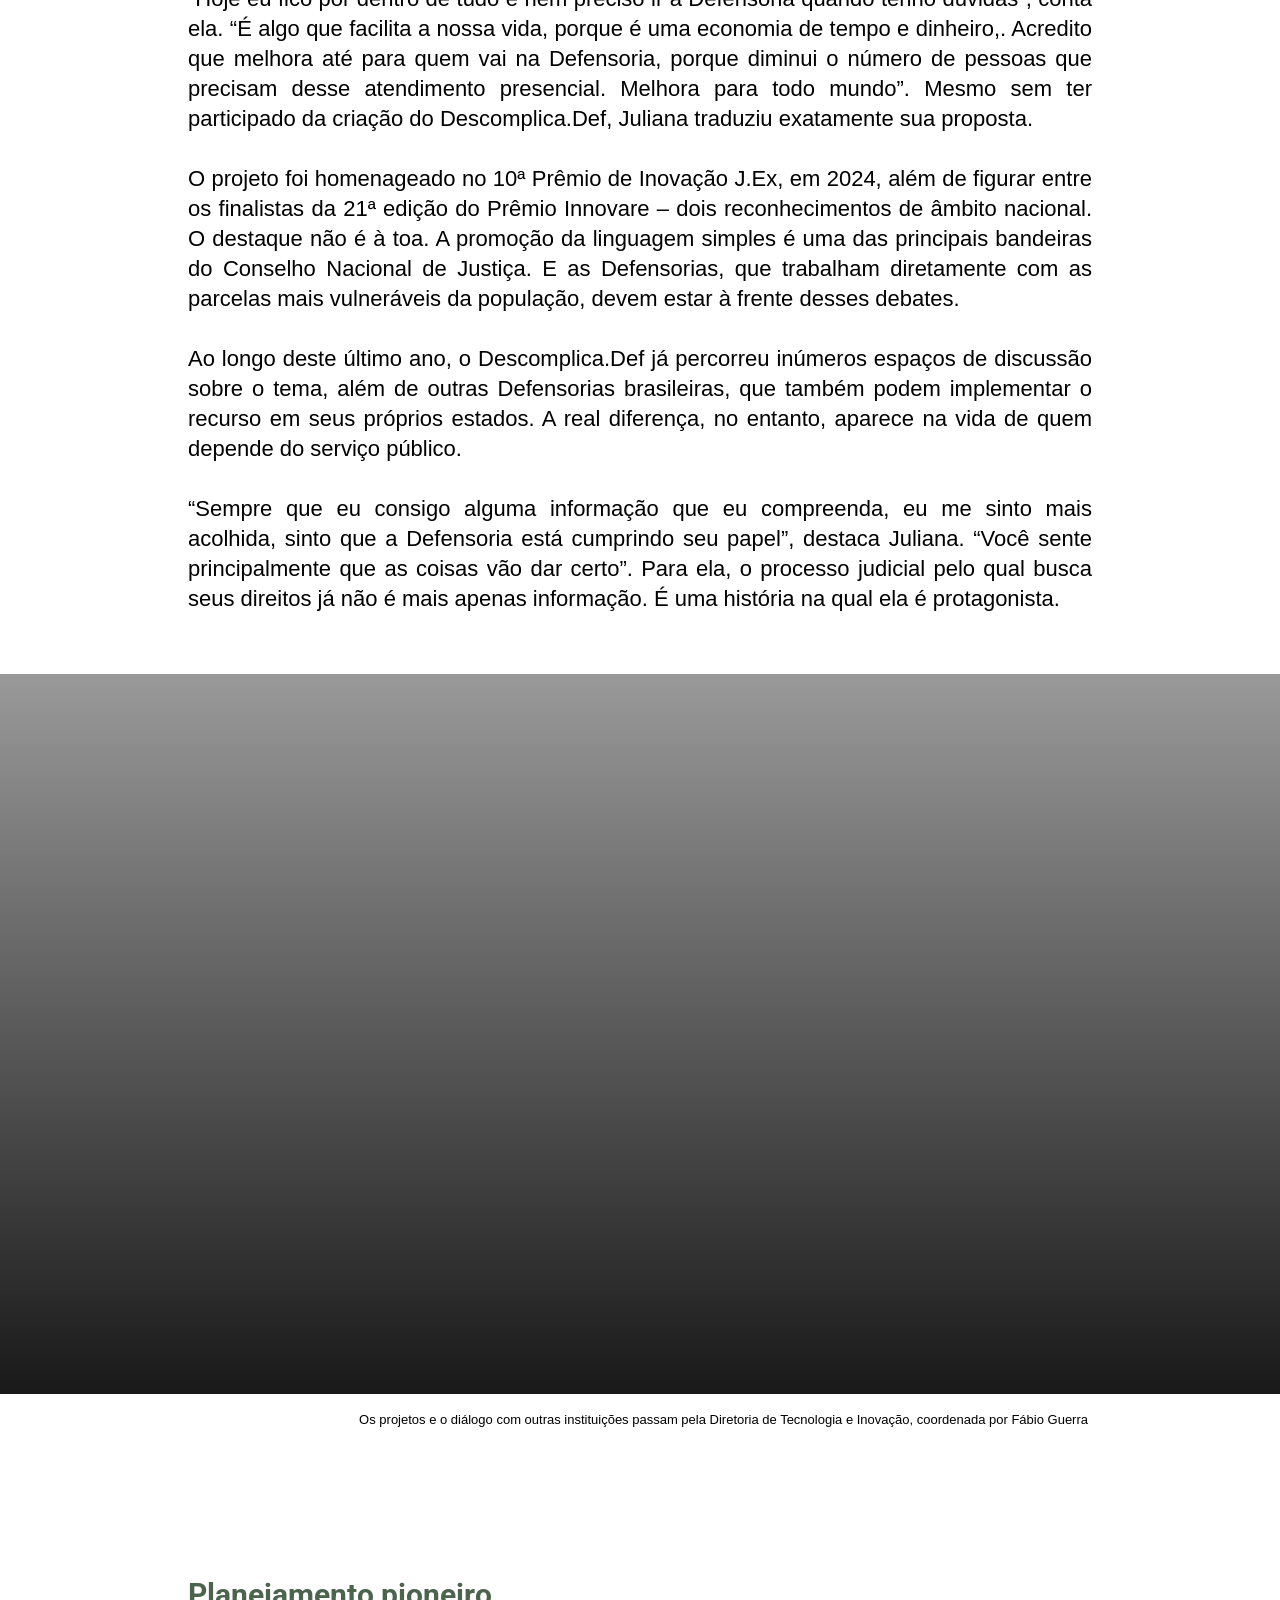
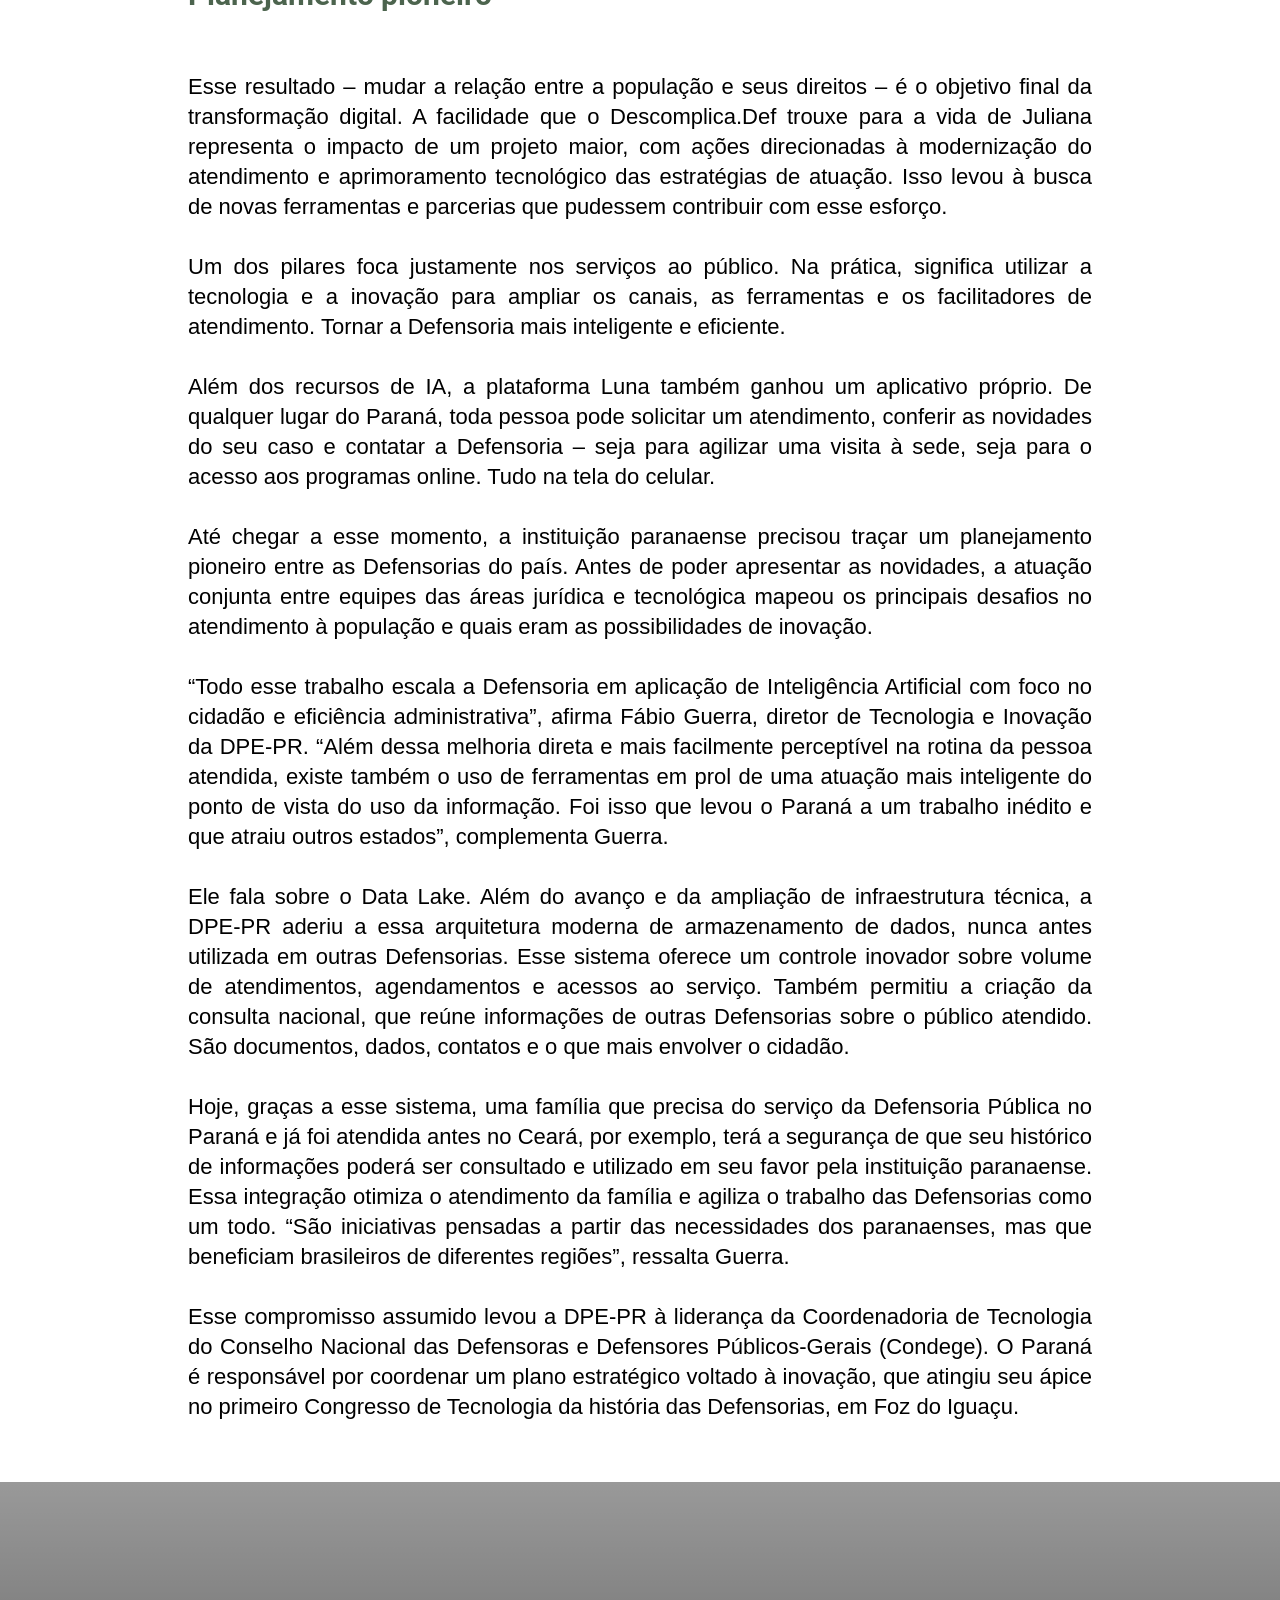
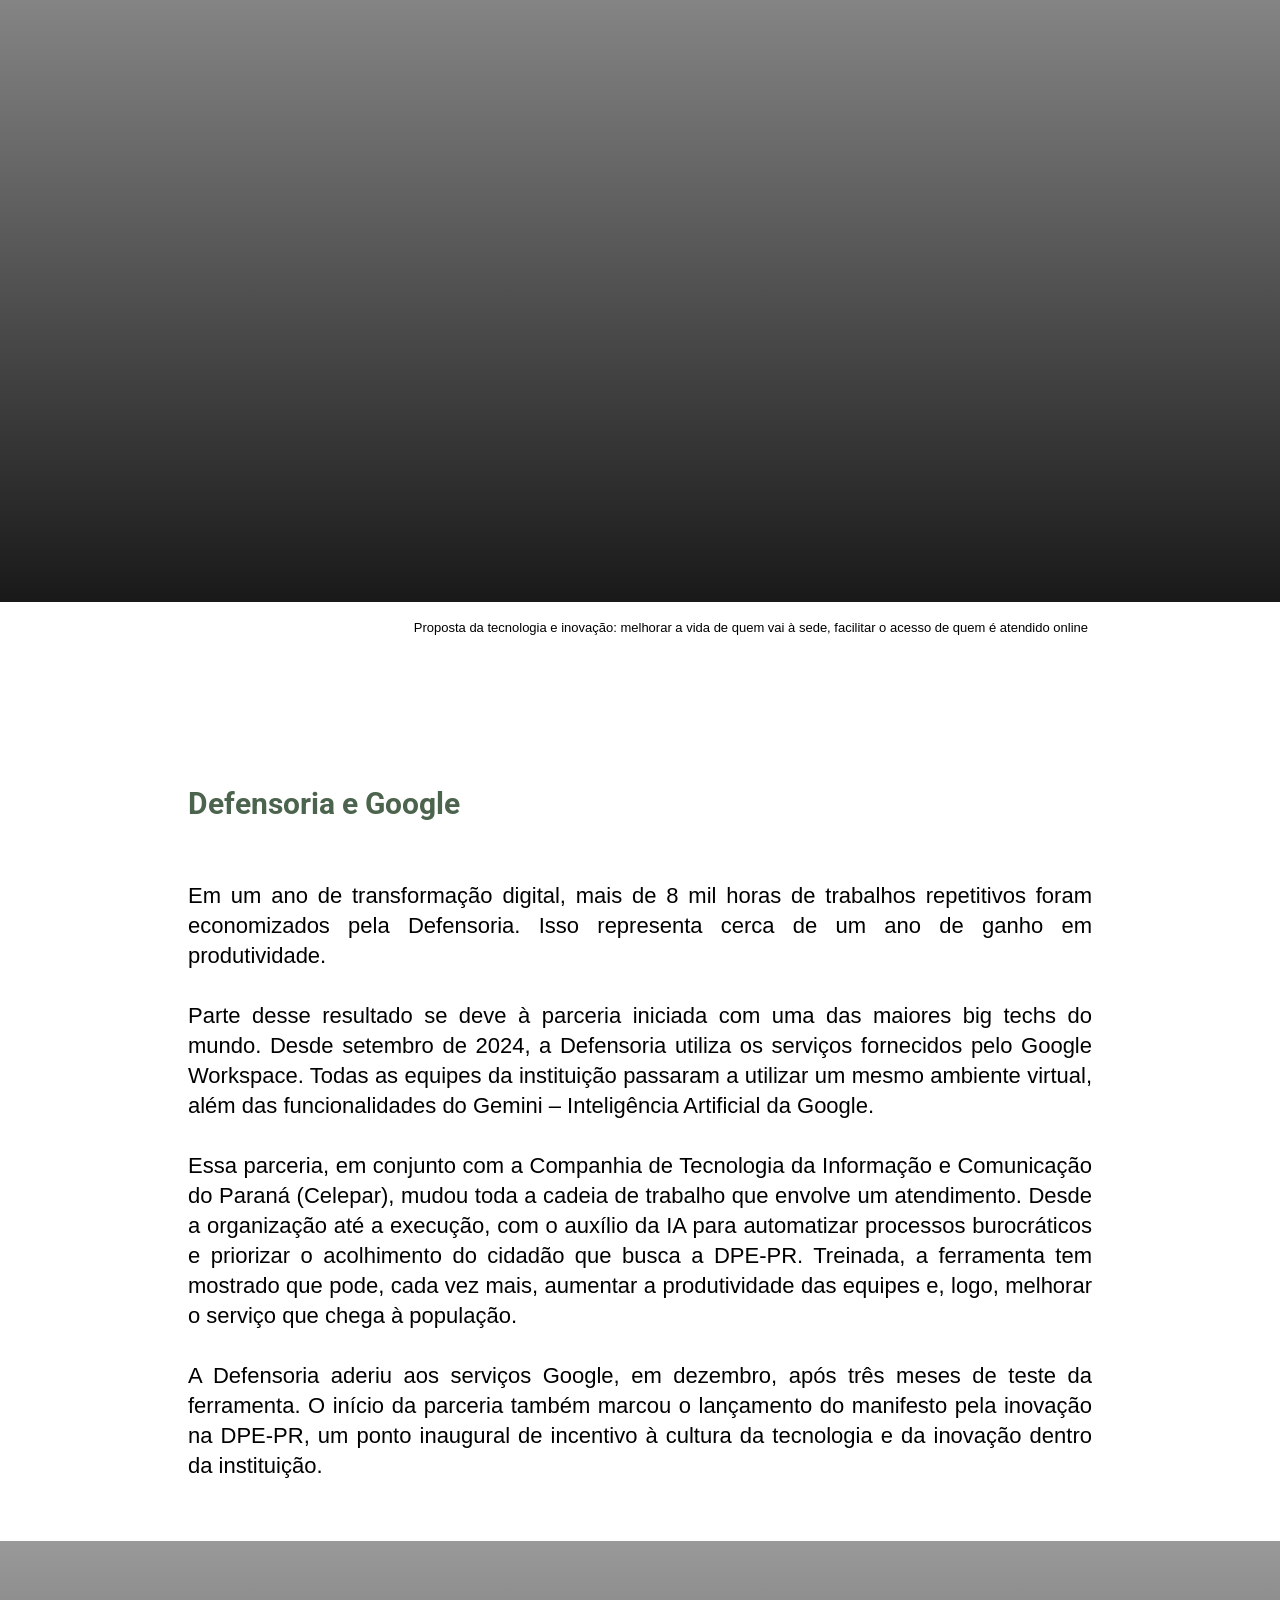
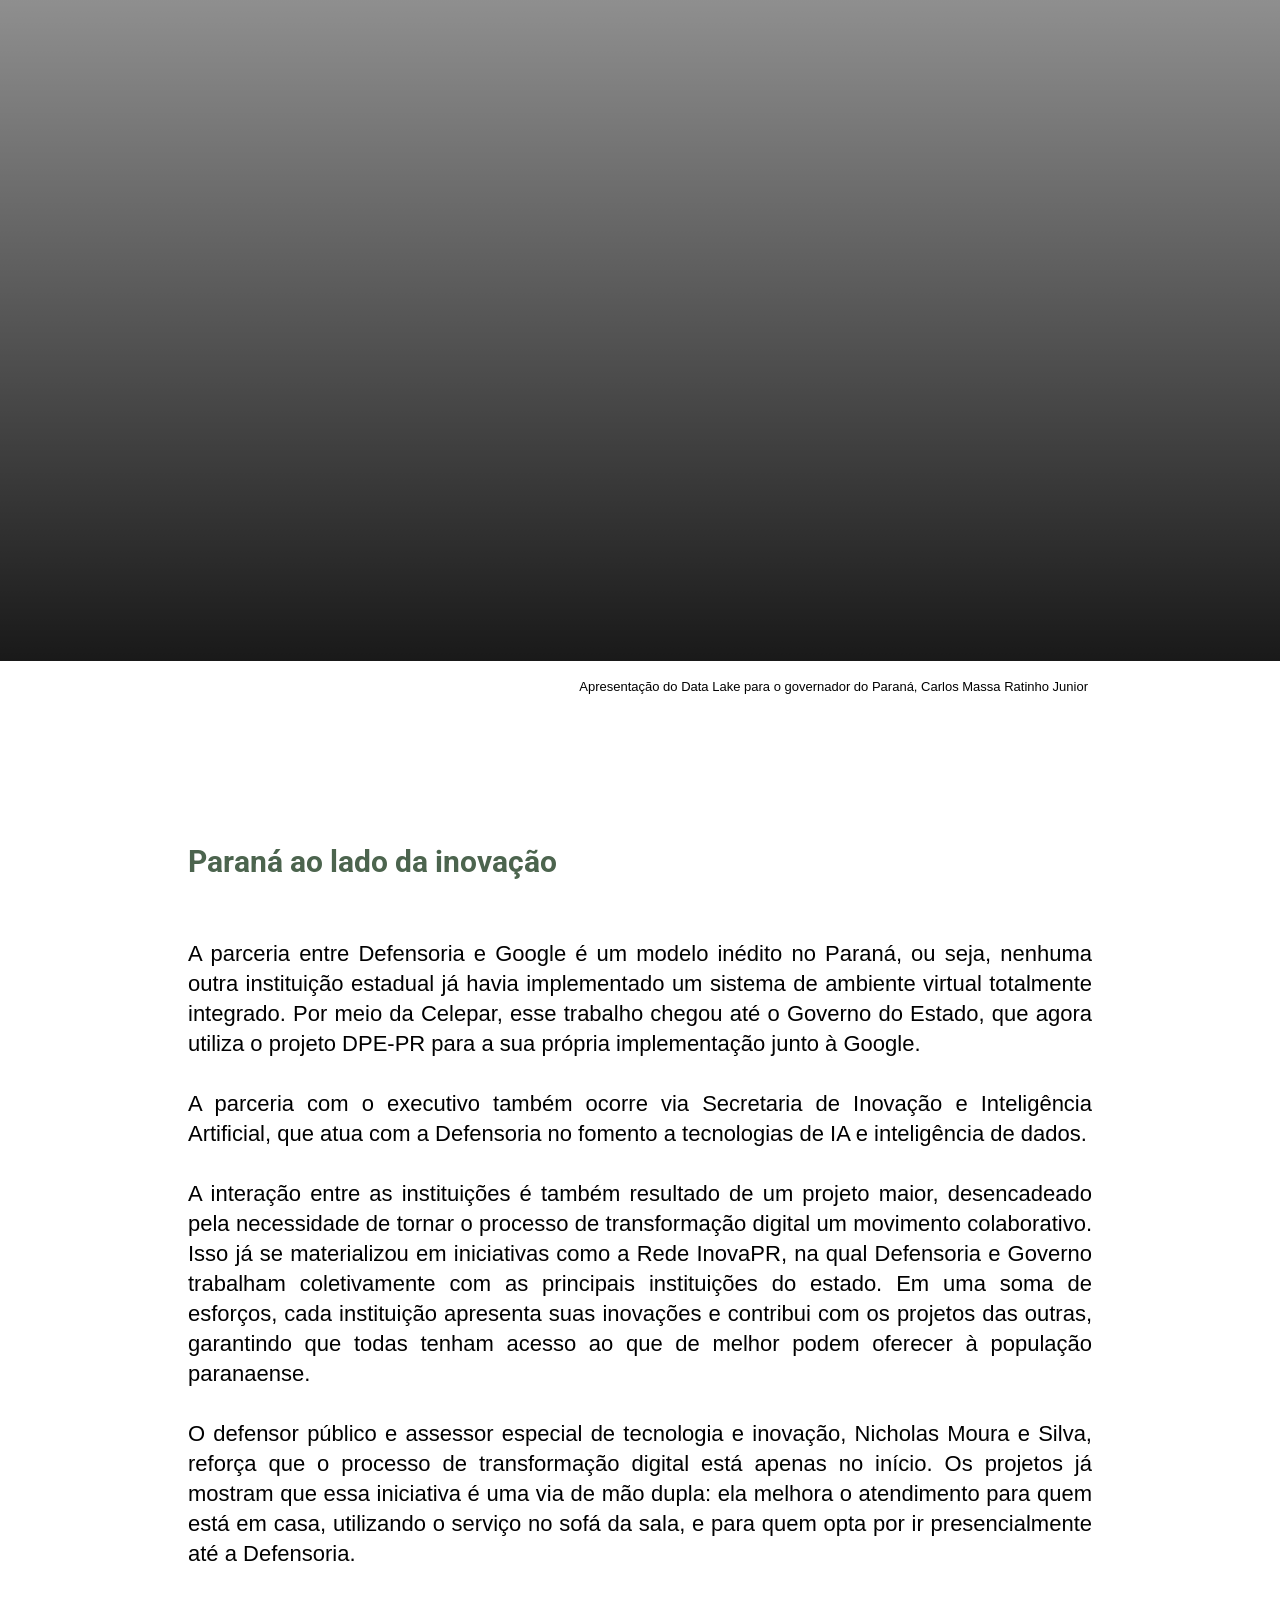
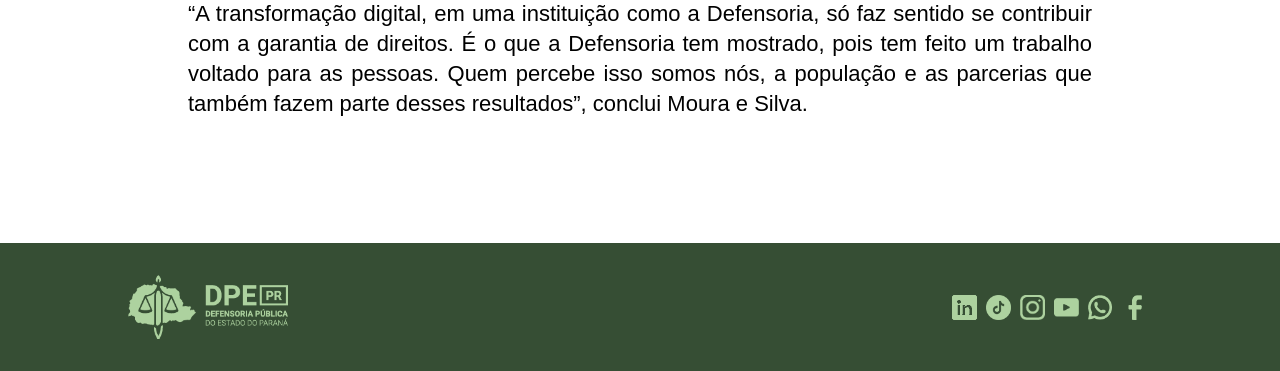
<file: edicao01_mat02/de_olho_no_futuro.html>
<!DOCTYPE html>

<html lang="pt-br">
<head>

  <meta charset="UTF-8">
  <title>Revista Nossa Defensoria | De olho no futuro</title>
  <meta name="viewport" content="width=device-width, initial-scale=1.0">

  <!-- fonts  -->
  <link rel="preconnect" href="https://fonts.googleapis.com">
  <link rel="preconnect" href="https://fonts.gstatic.com" crossorigin>
  <link href="https://fonts.googleapis.com/css2?family=Roboto:ital,wght@0,100..900;1,100..900&display=swap" rel="stylesheet">

  <!-- Swiper CSS -->
  <link rel="stylesheet" href="https://cdn.jsdelivr.net/npm/swiper@11/swiper-bundle.min.css" />

  <!-- CSS Interno -->
  <link rel="stylesheet" href="./css/estilo.css" />
  <link rel="stylesheet" href="../css/footer.css" />
  <link rel="stylesheet" href="../css/header.css" />

</head>
<body>



<!-- DE OLHO NO FUTURO -->
<div id="ed01_mat02" >

  <!-- MOBILE -->
  <div class="mobile">

    <!-- Progress Bars -->
    <div class="progress-container" id="progress-container"></div>
    <div class="fechar_storie" onclick="window.location.href='../index.html'"></div>

    <!-- Swiper container -->
    <div class="swiper">
      <div class="swiper-wrapper">

        <!-- Slide 1 --> <!-- capa --> 
        <div class="swiper-slide">
          <div class="testeDegradeCima"></div>
          <div class="testeDegradeBaixo"></div>

          <div class="blocoDeTexto">

            <div class="tituloMateria">
              De olho no futuro
            </div>
            <div class="gravata">
              Projetos inéditos de tecnologia e inovação moldam a trajetória e o futuro da DPE-PR, de seu público e do estado
            </div>
            
          </div>
          

          <img src="./assets/tela1.jpg" alt="Imagem 1" class="slide-image">       
        </div>

        <!-- Slide 2 -->
        <div class="swiper-slide">
          <div class="testeDegradeCima"></div>
          <div class="testeDegradeBaixo2"></div> 
          <img src="./assets/tela2.jpg" alt="Imagem 1" class="slide-image"> 
          <div class="texto">
            
            <p>
              Juliana Brandalise, 38, não conhece a transformação digital da Defensoria - mas vive e sabe exatamente o seu resultado.
            </p> 

          </div>
        </div>

        <!-- Slide 3 -->
        <div class="swiper-slide">
          <div class="testeDegradeCima"></div>
          <div class="testeDegradeBaixo"></div>
          <img src="./assets/tela3.jpg" alt="Imagem 2" class="slide-image">
          <div class="texto">
            
            <p>
              Embora ela mesma admita pouca familiaridade com uso de celular e computador, a moradora de Curitiba é uma das milhares de usuárias que mostram porquê tecnologia e inovação ganharam, nos últimos meses, mais presença na DPE-PR.
            </p> 

          </div>

        </div>

        <!-- Slide 4 -->
        <div class="swiper-slide">
          <div class="testeDegradeCima"></div>
          <div class="testeDegradeBaixo"></div>
          <img src="./assets/tela4.jpg" alt="Imagem 2" class="slide-image">
          <div class="texto">
            
            <p>
              Juliana busca Justiça depois de um golpe sofrido na venda de seu carro. Na Defensoria, ela teve apoio jurídico. Mas naturalmente viver o processo judicial, por si só, era um desafio. Até 2024, ela tinha que sair de casa, no bairro Uberaba, região sul de Curitiba, até o centro, na sede da Defensoria, sempre que precisava entender as atualizações do seu caso. 
            </p> 

          </div>

        </div>

        <!-- Slide 5 -->
        <div class="swiper-slide">
          <div class="testeDegradeCima"></div>
          <div class="testeDegradeBaixo"></div>
          <img src="./assets/tela5.jpg" alt="Imagem 2" class="slide-image">
          <div class="texto">
            
            <p>
              A Defensoria já contava com o atendimento online nesta época, mas a dificuldade não era de acesso ao serviço remoto. Era uma questão de acessibilidade.
            </p>
            <p>
              O contato presencial era o que permitia a ela compreender o andamento, as novidades e os próximos passos sem ter que depender do “juridiquês” - vocabulário com uso predominante de termos jurídicos e técnicos. Essa linguagem, apesar de necessária no sistema de justiça, vira uma barreira entre a Defensoria e o cidadão
            </p> 

          </div>

        </div>

        <!-- Slide 6 -->
        <div class="swiper-slide">
          <div class="testeDegradeCima"></div>
          <div class="testeDegradeBaixo"></div>
          <img src="./assets/tela6.jpg" alt="Imagem 2" class="slide-image">
          <div class="texto">
            
            <p>
              Foi percebendo isso que a instituição deu início a uma das primeiras iniciativas da transformação digital. Uniu inclusão linguística e inclusão digital.    
            </p> 

          </div>
        </div>

        <!-- Slide 7 -->
        <div class="swiper-slide">
          <div class="testeDegradeCima"></div>
          <div class="testeDegradeBaixo"></div>
          <img src="./assets/tela7.jpg" alt="Imagem 2" class="slide-image">
          <div class="texto">
            
            <p>
              Nasceu o Descomplica.Def, projeto inédito que utiliza inteligência artificial (IA) na tradução de documentos e expressões jurídicas para linguagem simples. Dezenas de páginas de uma decisão do Poder Judiciário chegam para o usuário em três, quatro parágrafos. Sem vocabulário técnico, focado no que realmente importa.
            </p> 

          </div>
        </div>

        <!-- Slide 8 -->
        <div class="swiper-slide">
          <div class="testeDegradeCima"></div>
          <div class="testeDegradeBaixo"></div>
          <img src="./assets/tela8.jpg" alt="Imagem 2" class="slide-image">
          <div class="texto">
            
            <p>
              Além disso, mais de 200 termos passaram por revisão e alteração para facilitar a compreensão dos movimentos. “Suscitação de Conflito de Competência”, por exemplo, foi alterado para “Processo enviado ao Tribunal para decidir qual Juiz(a) vai julgar o pedido”. Já o tempo “Não Acolhimento de Embargos de Declaração”, por sua vez, foi substituído por “Juiz(a) não voltou atrás na decisão". Ela continua valendo“.
            </p> 

          </div>
        </div>

        <!-- Slide 9 -->
        <div class="swiper-slide">
          <div class="testeDegradeCima"></div>
          <div class="testeDegradeBaixo"></div>
          <img src="./assets/tela9.jpg" alt="Imagem 2" class="slide-image">
          <div class="texto">
            
            <p>
              Tudo isso na plataforma Luna, responsável pelo atendimento online da Defensoria. Na palma da mão de Juliana e na tela de seu notebook, do sofá de casa.
            </p>
            <p>
              “É algo que facilita a nossa vida, porque é uma economia de tempo e dinheiro, e acredito que melhora até para quem vai na Defensoria, porque diminui o número de pessoas que precisam desse atendimento presencial. Melhora para todo mundo”. Mesmo sem ter participado da criação do Descomplica.Def, Juliana traduziu exatamente sua proposta.
            </p>

          </div>
        </div>

        <!-- Slide 10 -->
        <div class="swiper-slide">
          <div class="testeDegradeCima"></div>
          <div class="testeDegradeBaixo"></div>
          <img src="./assets/tela10.jpg" alt="Imagem 2" class="slide-image">
          <div class="texto">
            
            <!--<p class="subtitulo">
              Estratégia em todos os municípios 
            </p>-->

            <p>
              O projeto foi homenageado no 10ª Prêmio de Inovação J.Ex, em 2024, além de figurar entre os finalistas da 21ª edição do Prêmio Innovare - dois reconhecimentos de âmbito nacional. O destaque não é à toa. A promoção da linguagem simples é uma das principais bandeiras do Conselho Nacional de Justiça. E as Defensorias, que trabalham diretamente com as parcelas mais vulneráveis da população, devem estar à frente desses debates.   
            </p> 

          </div>
        </div>

        <!-- Slide 11 -->
        <div class="swiper-slide">
          <div class="testeDegradeCima"></div>
          <div class="testeDegradeBaixo"></div>
          <img src="./assets/tela11.jpg" alt="Imagem 2" class="slide-image">
          <div class="texto">
            
            <p>
              “Sempre que eu consigo alguma informação que eu compreenda, eu me sinto mais acolhida, sinto que a Defensoria está cumprindo seu papel”, destaca a moradora de Curitiba. “Você sente principalmente que as coisas vão dar certo”. Para Juliana, o processo judicial pelo qual busca seus direitos já não é mais apenas informação. É uma história na qual ela é protagonista.
            </p> 

          </div>
        </div>

        <!-- Slide 12 -->
        <div class="swiper-slide">
          <div class="testeDegradeCima"></div>
          <div class="testeDegradeBaixo"></div>
          <img src="./assets/tela12.jpg" alt="Imagem 2" class="slide-image">
          <div class="texto">
            
            <p>
              Planejamento pioneiro
            </p>
            <p>
              Esse resultado - mudar a relação entre a população e seus direitos - é o objetivo final da transformação digital. A facilidade que o Descomplica.Def trouxe para a vida de Juliana representa apenas a ponta de um projeto maior, com ações direcionadas à modernização do atendimento e aprimoramento tecnológico das estratégias de atuação.   
            </p> 

          </div>
        </div>

        <!-- Slide 13 -->
        <div class="swiper-slide">
          <div class="testeDegradeCima"></div>
          <div class="testeDegradeBaixo"></div>
          <img src="./assets/tela13.jpg" alt="Imagem 2" class="slide-image">
          <div class="texto">
            
            <p>
              Um dos pilares da transformação digital foca justamente nos serviços ao público. Na prática, significa utilizar a tecnologia e a inovação para ampliar os canais, as ferramentas e os facilitadores de atendimento. Tornar a Defensoria mais inteligente e eficiente.  
            </p> 

          </div>
        </div>

        <!-- Slide 14 -->
        <div class="swiper-slide">
          <div class="testeDegradeCima"></div>
          <div class="testeDegradeBaixo"></div>
          <img src="./assets/tela14.jpg" alt="Imagem 2" class="slide-image">
          <div class="texto">
            
            <p>
              Em um ano de transformação digital, mais de 8 mil horas de trabalhos repetitivos foram economizados pela Defensoria. Isso representa cerca de um ano de ganho em produtividade. 
            </p>
            <p>
              Parte desse resultado se deve a parceria iniciada com uma das maiores Big Techs do mundo. Desde 2024, a Defensoria utiliza os serviços fornecidos pelo Google Workspace. Todas as equipes da instituição passaram a utilizar um mesmo ambiente virtual, além das funcionalidades da Inteligência Artificial da Google.
            </p>

          </div>
        </div>

        <!-- Slide 15 -->
        <div class="swiper-slide">
          <div class="testeDegradeCima"></div>
          <div class="testeDegradeBaixo"></div>
          <img src="./assets/tela15.jpg" alt="Imagem 2" class="slide-image">
          <div class="texto">
            
            <p>
              A parceria entre Defensoria e Google é um modelo inédito no Paraná, ou seja, nenhuma outra instituição estadual já tinha implementado um sistema de ambiente virtual totalmente integrado. Por meio da Celepar, esse trabalho chegou até o Governo do Estado, que agora utiliza o <i>case</i> DPE-PR para a sua própria implementação junto à Google. 
            </p> 

          </div>
        </div>
        
        <!-- Slide 16 -->
        <div class="swiper-slide">
          <div class="testeDegradeCima"></div>
          <div class="testeDegradeBaixo"></div>
          <img src="./assets/tela16.jpg" alt="Imagem 2" class="slide-image">
          <div class="texto">
            
            <p>
              A atuação com o executivo estadual também ocorre via Secretaria de Inovação e Inteligência Artificial, parceria da Defensoria no fomento a tecnologias de IA e inteligência de dados. 
            </p> 

          </div>
        </div>
        
        <!-- Slide 17 -->
        <div class="swiper-slide">
          <div class="testeDegradeCima"></div>
          <div class="testeDegradeBaixo"></div>
          <img src="./assets/tela17.jpg" alt="Imagem 2" class="slide-image">
          <div class="texto">
            
            <p>
              O defensor público e assessor especial de tecnologia e inovação, Nicholas Moura e Silva, reforça que o processo de transformação digital está apenas no início. Já neste início, os projetos mostram que essa iniciativa é uma via de mão dupla: ela melhora o atendimento para quem está em casa, utilizando o serviço do sofá da sala, e para quem opta por ir presencialmente até a Defensoria.
            </p> 

          </div>
        </div>

        <!-- Slide 18 -->
        <div class="swiper-slide">
          <div class="testeDegradeCima"></div>
          <div class="testeDegradeBaixo"></div>
          <img src="./assets/tela18.jpg" alt="Imagem 2" class="slide-image">
          <div class="texto">
            
            <p>
              “A transformação digital, em uma instituição como a Defensoria, só faz sentido se contribuir com a garantia de direitos. É o que a Defensoria tem mostrado, pois tem feito um trabalho voltado para as pessoas. Quem percebe isso somos nós, a população e as parcerias que também fazem parte desses resultados”, conclui Moura e Silva.
            </p> 

          </div>
        </div>


      </div>
    </div>

  </div>
  <!-- MOBILE -->

  <!-- DESKTOP -->
  <div class="desktop">
    <header>
      <div class="header ">
        <div class="contrapontoEdicao"></div>
        <div class="logoRevista" onclick="window.location.href='../../index.html'"></div>
        <div class="edicao">número 1 | Dezembro 2025</div>
      </div>
    </header>

    <div>
      <div id="parallax-world-of-ugg">

        <!-- capa 01 -->
        <section>
            <div class="parallax-capa imagemParallax_img1_mat02_ed01">
              <div>
                <h2>De olho no futuro</h2>
                <p class="gravata">
                  Projetos inéditos de tecnologia e inovação moldam <br>a trajetória e o futuro da DPE-PR, de seu público e do estado
                </p>
              </div>
            </div>
        </section>

        <!-- texto -->
        <section>
          <div class="block">
            <p>
              Juliana Brandalise, 38, professora, não conhece a transformação digital da Defensoria, mas vive e sabe exatamente o seu resultado.
            </p>
            <p>
              Embora ela mesma admita pouca familiaridade com uso de celular e computador, a moradora de Curitiba é uma das milhares de usuárias que mostram o porquê da tecnologia e inovação ganharem, nos últimos meses, mais presença na DPE-PR.
            </p>
            <p>
              Juliana busca justiça depois de um golpe sofrido na venda de seu carro. A situação lhe custou caro: seu nome permaneceu negativado, perdeu o emprego e surgiram as dificuldades financeiras. Ela, então, precisou iniciar um processo judicial para consertar os problemas causados no negócio e retomar a vida de antes.
            </p>
            <p>
              Na Defensoria, ela teve apoio jurídico. Mas naturalmente, viver o processo, por si só, era um desafio. Até 2024, ela tinha que sair de casa, no bairro Uberaba, região leste de Curitiba, e ir até o centro, na sede da Defensoria, sempre que precisava entender as atualizações do seu caso. A Defensoria já contava com o atendimento online nesta época, mas a dificuldade não era de acesso ao serviço remoto. Era uma questão de acessibilidade.
            </p>
            <p>
              O contato presencial era o que permitia a ela compreender o andamento, as novidades e os próximos passos sem ter que depender do “juridiquês” – vocabulário com uso predominante de termos jurídicos e técnicos. Essa linguagem, apesar de necessária no sistema de justiça, vira uma barreira entre a Defensoria e o cidadão.
            </p>
            <p>
              Foi percebendo isso que a instituição deu início a uma das primeiras iniciativas dessa transformação. Uniu inclusão linguística e inclusão digital.
            </p>
            <p>
              Nasceu o Descomplica.Def, projeto inédito que utiliza inteligência artificial (IA) na tradução de documentos e expressões jurídicas para linguagem simples. Dezenas de páginas de uma decisão do Poder Judiciário chegam para o usuário em três, quatro parágrafos. Sem vocabulário técnico, focado no que realmente importa.
            </p>
          </div>
        </section>

        <!-- imagem parallax 02 -->
        <section>
          <div class="parallax-meiotexto imagemParallax_img02_mat02_ed01">
        
          
          </div>
          <div>
            <p class="legendaParallax">
              Apresentação do Descomplica.Def no Expojud, em Brasília, pelo defensor público e assessor especial de tecnolo­gia e inovação, Nicholas Moura e Silva.
            </p>
          </div>
        </section>

        <!-- texto -->
        <section>
          <div class="block">

            <p>
              Além disso, mais de 200 termos passaram por revisão e alteração. São as chamadas nomenclaturas amigáveis. “Suscitação de conflito de competência”, por exemplo, foi alterado para “processo enviado ao tribunal para decidir qual juiz(a) vai julgar o pedido”. Já o termo “não acolhimento de embargos de declaração”, por sua vez, foi substituído por “juiz(a) não voltou atrás na decisão. Ela continua valendo”.
            </p>
            <p>
              Tudo isso na plataforma Luna, responsável pelo atendimento online da Defensoria. Na palma da mão de Juliana e na tela de seu notebook, do sofá de casa.
            </p>
            <p>
              “Hoje eu fico por dentro de tudo e nem preciso ir à Defensoria quando tenho dúvidas”, conta ela. “É algo que facilita a nossa vida, porque é uma economia de tempo e dinheiro,. Acredito que melhora até para quem vai na Defensoria, porque diminui o número de pessoas que precisam desse atendimento presencial. Melhora para todo mundo”. Mesmo sem ter participado da criação do Descomplica.Def, Juliana traduziu exatamente sua proposta.
            </p>

            <p>
              O projeto foi homenageado no 10ª Prêmio de Inovação J.Ex, em 2024, além de figurar entre os finalistas da 21ª edição do Prêmio Innovare – dois reconhecimentos de âmbito nacional. O destaque não é à toa. A promoção da linguagem simples é uma das principais bandeiras do Conselho Nacional de Justiça. E as Defensorias, que trabalham diretamente com as parcelas mais vulneráveis da população, devem estar à frente desses debates.
            </p>

            <p>
              Ao longo deste último ano, o Descomplica.Def já percorreu inúmeros espaços de discussão sobre o tema, além de outras Defensorias brasileiras, que também podem implementar o recurso em seus próprios estados. A real diferença, no entanto, aparece na vida de quem depende do serviço público.
            </p>

            <p>
              “Sempre que eu consigo alguma informação que eu compreenda, eu me sinto mais acolhida, sinto que a Defensoria está cumprindo seu papel”, destaca Juliana. “Você sente principalmente que as coisas vão dar certo”. Para ela, o processo judicial pelo qual busca seus direitos já não é mais apenas informação. É uma história na qual ela é protagonista.  
            </p>
            
            
            <!-- <p class="line-break margin-top-10"></p> -->

          </div>
        </section>

        <!-- imagem parallax 03 -->
        <section>
          <div class="parallax-meiotexto imagemParallax_img03_mat02_ed01">
            <h2></h2>
          </div>
          <div >
            <p class="legendaParallax">
              Os projetos e o diálogo com outras instituições passam pela Diretoria de Tecnologia e Inovação, coordenada por Fábio Guerra
            </p>
          </div>
        </section>

        <!-- texto -->
        <section>
          <div class="block">

            <h3>
              Planejamento pioneiro
            </h3>

            <p>
              Esse resultado – mudar a relação entre a população e seus direitos – é o objetivo final da transformação digital. A facilidade que o Descomplica.Def trouxe para a vida de Juliana representa o impacto de um projeto maior, com ações direcionadas à modernização do atendimento e aprimoramento tecnológico das estratégias de atuação. Isso levou à busca de novas ferramentas e parcerias que pudessem contribuir com esse esforço.
            </p>
            <p>
              Um dos pilares foca justamente nos serviços ao público. Na prática, significa utilizar a tecnologia e a inovação para ampliar os canais, as ferramentas e os facilitadores de atendimento. Tornar a Defensoria mais inteligente e eficiente.
            </p>
            <p>
              Além dos recursos de IA, a plataforma Luna também ganhou um aplicativo próprio. De qualquer lugar do Paraná, toda pessoa pode solicitar um atendimento, conferir as novidades do seu caso e contatar a Defensoria – seja para agilizar uma visita à sede, seja para o acesso aos programas online. Tudo na tela do celular.
            </p>
            <p>
              Até chegar a esse momento, a instituição paranaense precisou traçar um planejamento pioneiro entre as Defensorias do país. Antes de poder apresentar as novidades, a atuação conjunta entre equipes das áreas jurídica e tecnológica mapeou os principais desafios no atendimento à população e quais eram as possibilidades de inovação.
            </p>
            <p>
              “Todo esse trabalho escala a Defensoria em aplicação de Inteligência Artificial com foco no cidadão e eficiência administrativa”, afirma Fábio Guerra, diretor de Tecnologia e Inovação da DPE-PR. “Além dessa melhoria direta e mais facilmente perceptível na rotina da pessoa atendida, existe também o uso de ferramentas em prol de uma atuação mais inteligente do ponto de vista do uso da informação. Foi isso que levou o Paraná a um trabalho inédito e que atraiu outros estados”, complementa Guerra.
            </p>
            <p>
              Ele fala sobre o Data Lake. Além do avanço e da ampliação de infraestrutura técnica, a DPE-PR aderiu a essa arquitetura moderna de armazenamento de dados, nunca antes utilizada em outras Defensorias. Esse sistema oferece um controle inovador sobre volume de atendimentos, agendamentos e acessos ao serviço. Também permitiu a criação da consulta nacional, que reúne informações de outras Defensorias sobre o público atendido. São documentos, dados, contatos e o que mais envolver o cidadão.
            </p>

            <p>
              Hoje, graças a esse sistema, uma família que precisa do serviço da Defensoria Pública no Paraná e já foi atendida antes no Ceará, por exemplo, terá a segurança de que seu histórico de informações poderá ser consultado e utilizado em seu favor pela instituição paranaense. Essa integração otimiza o atendimento da família e agiliza o trabalho das Defensorias como um todo. “São iniciativas pensadas a partir das necessidades dos paranaenses, mas que beneficiam brasileiros de diferentes regiões”, ressalta Guerra. 
            </p>

            <p>
              Esse compromisso assumido levou a DPE-PR à liderança da Coordenadoria de Tecnologia do Conselho Nacional das Defensoras e Defensores Públicos-Gerais (Condege). O Paraná é responsável por coordenar um plano estratégico voltado à inovação, que atingiu seu ápice no primeiro Congresso de Tecnologia da história das Defensorias, em Foz do Iguaçu.
            </p>
            
            
            <!-- <p class="line-break margin-top-10"></p> -->

          </div>
        </section>

        <!-- imagem parallax 04 -->
        <section>
          <div class="parallax-meiotexto imagemParallax_img04_mat02_ed01">
          </div>
          <div>
            <p class="legendaParallax">
              Proposta da tecnologia e inovação: melhorar a vida de quem vai à sede, facilitar o acesso de quem é atendido online
            </p>
          </div>
        </section>

        <!-- texto -->
        <section>
          <div class="block">

            <h3>
              Defensoria e Google
            </h3>

            <p>
            Em um ano de transformação digital, mais de 8 mil horas de trabalhos repetitivos foram economizados pela Defensoria. Isso representa cerca de um ano de ganho em produtividade.
            </p>
            <p>
              Parte desse resultado se deve à parceria iniciada com uma das maiores big techs do mundo. Desde setembro de 2024, a Defensoria utiliza os serviços fornecidos pelo Google Workspace. Todas as equipes da instituição passaram a utilizar um mesmo ambiente virtual, além das funcionalidades do Gemini – Inteligência Artificial da Google.
            </p>
            <p>
              Essa parceria, em conjunto com a Companhia de Tecnologia da Informação e Comunicação do Paraná (Celepar), mudou toda a cadeia de trabalho que envolve um atendimento. Desde a organização até a execução, com o auxílio da IA para automatizar processos burocráticos e priorizar o acolhimento do cidadão que busca a DPE-PR. Treinada, a ferramenta tem mostrado que pode, cada vez mais, aumentar a produtividade das equipes e, logo, melhorar o serviço que chega à população.
            </p>
            <p>
              A Defensoria aderiu aos serviços Google, em dezembro, após três meses de teste da ferramenta. O início da parceria também marcou o lançamento do manifesto pela inovação na DPE-PR, um ponto inaugural de incentivo à cultura da tecnologia e da inovação dentro da instituição.
            </p>
            
            
            <!-- <p class="line-break margin-top-10"></p> -->

          </div>
        </section>

        <!-- imagem parallax 05 
        <section>
          <div class="parallax-meiotexto imagemParallax_img05_mat02_ed01">
            <h2></h2>
          </div>
          <div>
            <p class="legendaParallax">
              Programa de exames gratuitos contaram com o apoio da Assembleia Legislativa

            </p>
          </div>
        </section>-->

        <!-- imagem parallax 06 -->
        <section>
          <div class="parallax-meiotexto imagemParallax_img06_mat02_ed01">
            <h2></h2>
          </div>
          <div>
            <p class="legendaParallax">
              Apresentação do Data Lake para o governador do Paraná, Carlos Massa Ratinho Junior

            </p>
          </div>
        </section>
      
        
        <!-- texto -->
        <section>
          <div class="block">

            <h3>
              Paraná ao lado da inovação
            </h3>

            <p>
              A parceria entre Defensoria e Google é um modelo inédito no Paraná, ou seja, nenhuma outra instituição estadual já havia implementado um sistema de ambiente virtual totalmente integrado. Por meio da Celepar, esse trabalho chegou até o Governo do Estado, que agora utiliza o projeto DPE-PR para a sua própria implementação junto à Google. 
            </p>
            <p>
              A parceria com o executivo também ocorre via Secretaria de Inovação e Inteligência Artificial, que atua com a Defensoria no fomento a tecnologias de IA e inteligência de dados.
            </p>
            <p>
              A interação entre as instituições é também resultado de um projeto maior, desencadeado pela necessidade de tornar o processo de transformação digital um movimento colaborativo. Isso já se materializou em iniciativas como a Rede InovaPR, na qual Defensoria e Governo trabalham coletivamente com as principais instituições do estado. Em uma soma de esforços, cada instituição apresenta suas inovações e contribui com os projetos das outras, garantindo que todas tenham acesso ao que de melhor podem oferecer à população paranaense.
            </p>
            <p>
              O defensor público e assessor especial de tecnologia e inovação, Nicholas Moura e Silva, reforça que o processo de transformação digital está apenas no início. Os projetos já mostram que essa iniciativa é uma via de mão dupla: ela melhora o atendimento para quem está em casa, utilizando o serviço no sofá da sala, e para quem opta por ir presencialmente até a Defensoria.
            </p>
            <p>
              “A transformação digital, em uma instituição como a Defensoria, só faz sentido se contribuir com a garantia de direitos. É o que a Defensoria tem mostrado, pois tem feito um trabalho voltado para as pessoas. Quem percebe isso somos nós, a população e as parcerias que também fazem parte desses resultados”, conclui Moura e Silva.
            </p>
            
            
            <!-- <p class="line-break margin-top-10"></p> -->

          </div>
        </section>

      </div>
    </div>

    <footer>
      <div class="footer">
        <div class="logoDPEPR" onclick="window.location.href='https://www.defensoriapublica.pr.def.br/'"></div>
        <div class="contatos">
          <div class="contatosLinkedin" onclick="window.location.href='https://www.facebook.com/DefensoriaPublicaPR/'"></div>
          <div class="contatosTiktok" onclick="window.location.href='https://www.facebook.com/DefensoriaPublicaPR/'"></div>
          <div class="contatosInsta" onclick="window.location.href='https://www.instagram.com/defensoriapublicapr/'"></div>
          <div class="contatosYoutube" onclick="window.location.href='https://www.youtube.com/c/DefensoriaPR/'"></div>
          <div class="contatosWtsp" onclick="window.location.href='https://wa.me/4191883726'"></div>
          <div class="contatosFace" onclick="window.location.href='https://www.facebook.com/DefensoriaPublicaPR/'"></div>
        </div>
      </div>
    </footer>
  </div>
  <!-- DESKTOP -->

</div>
<!-- DE OLHO NO FUTURO -->





<!-- Swiper JS -->
<script src="https://cdn.jsdelivr.net/npm/swiper@11/swiper-bundle.min.js"></script>
<script src="./script/script.js"></script>


</body>

</html>
</file>
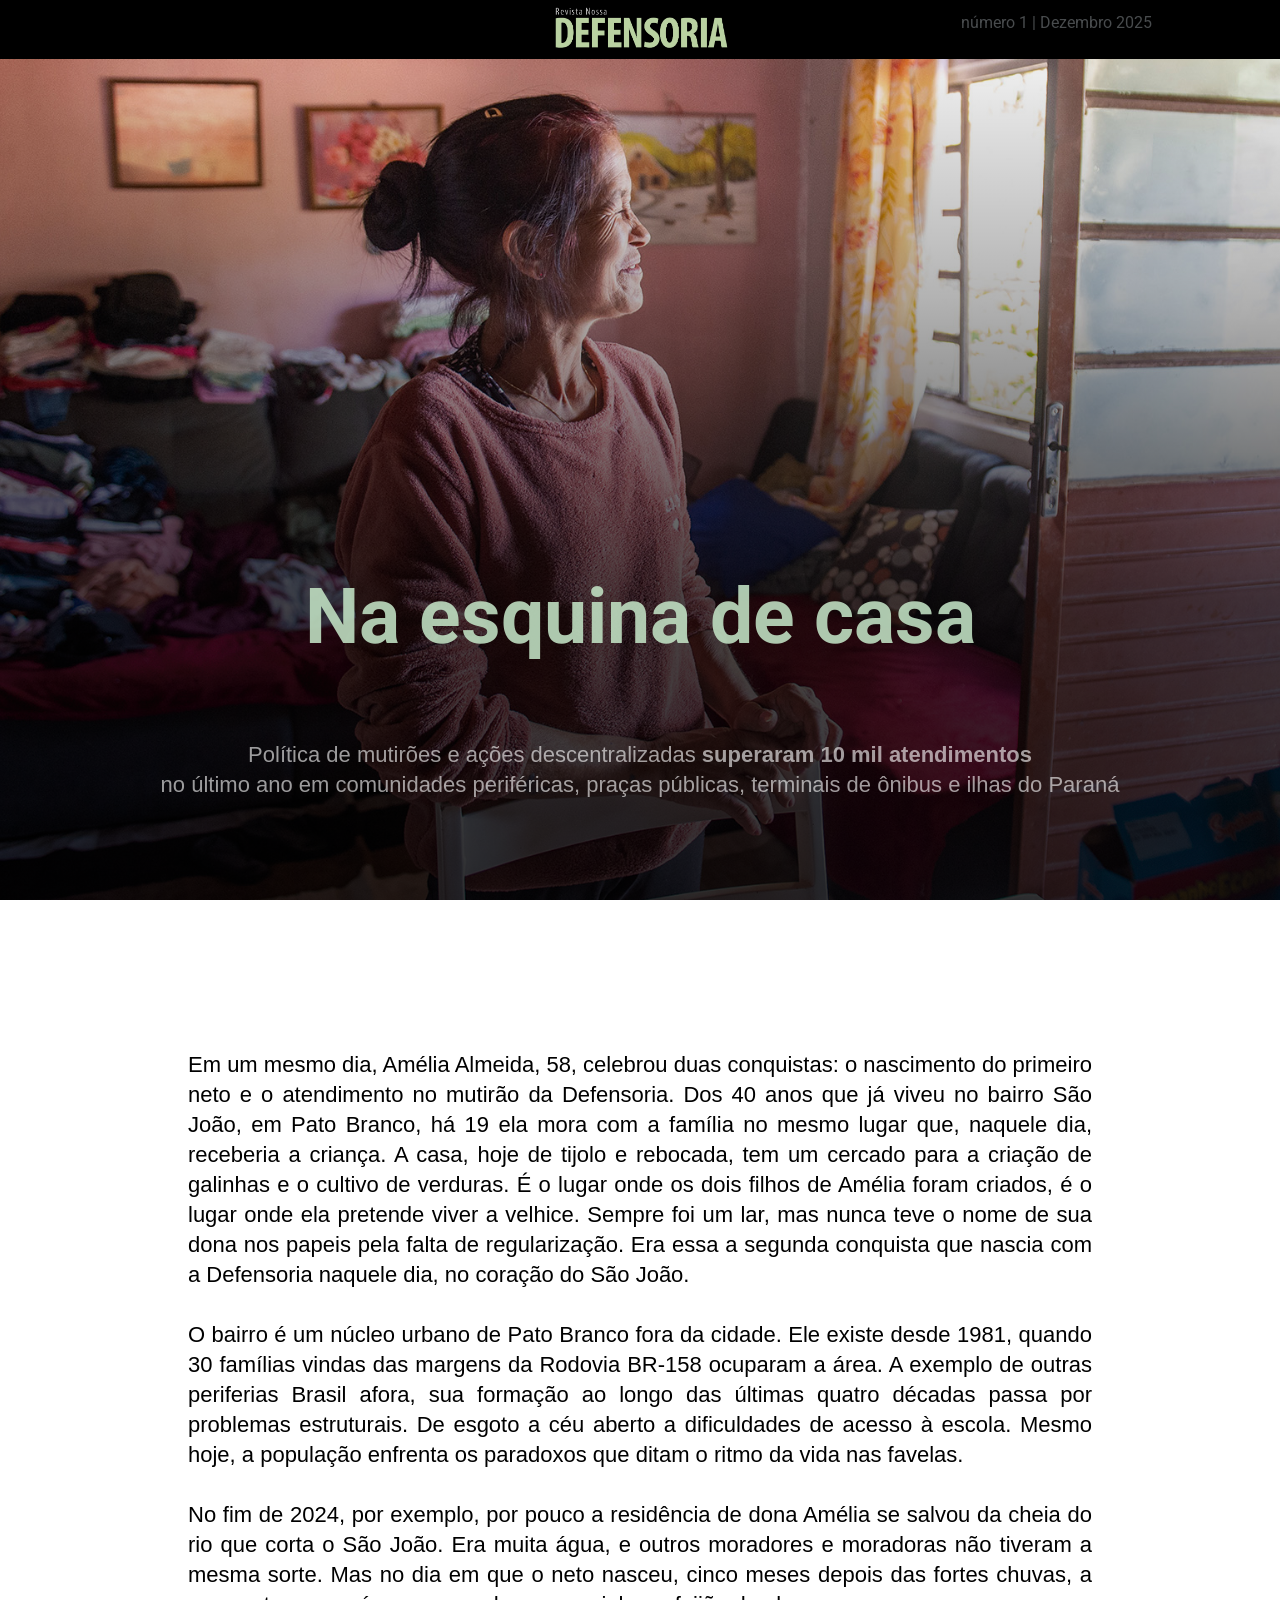
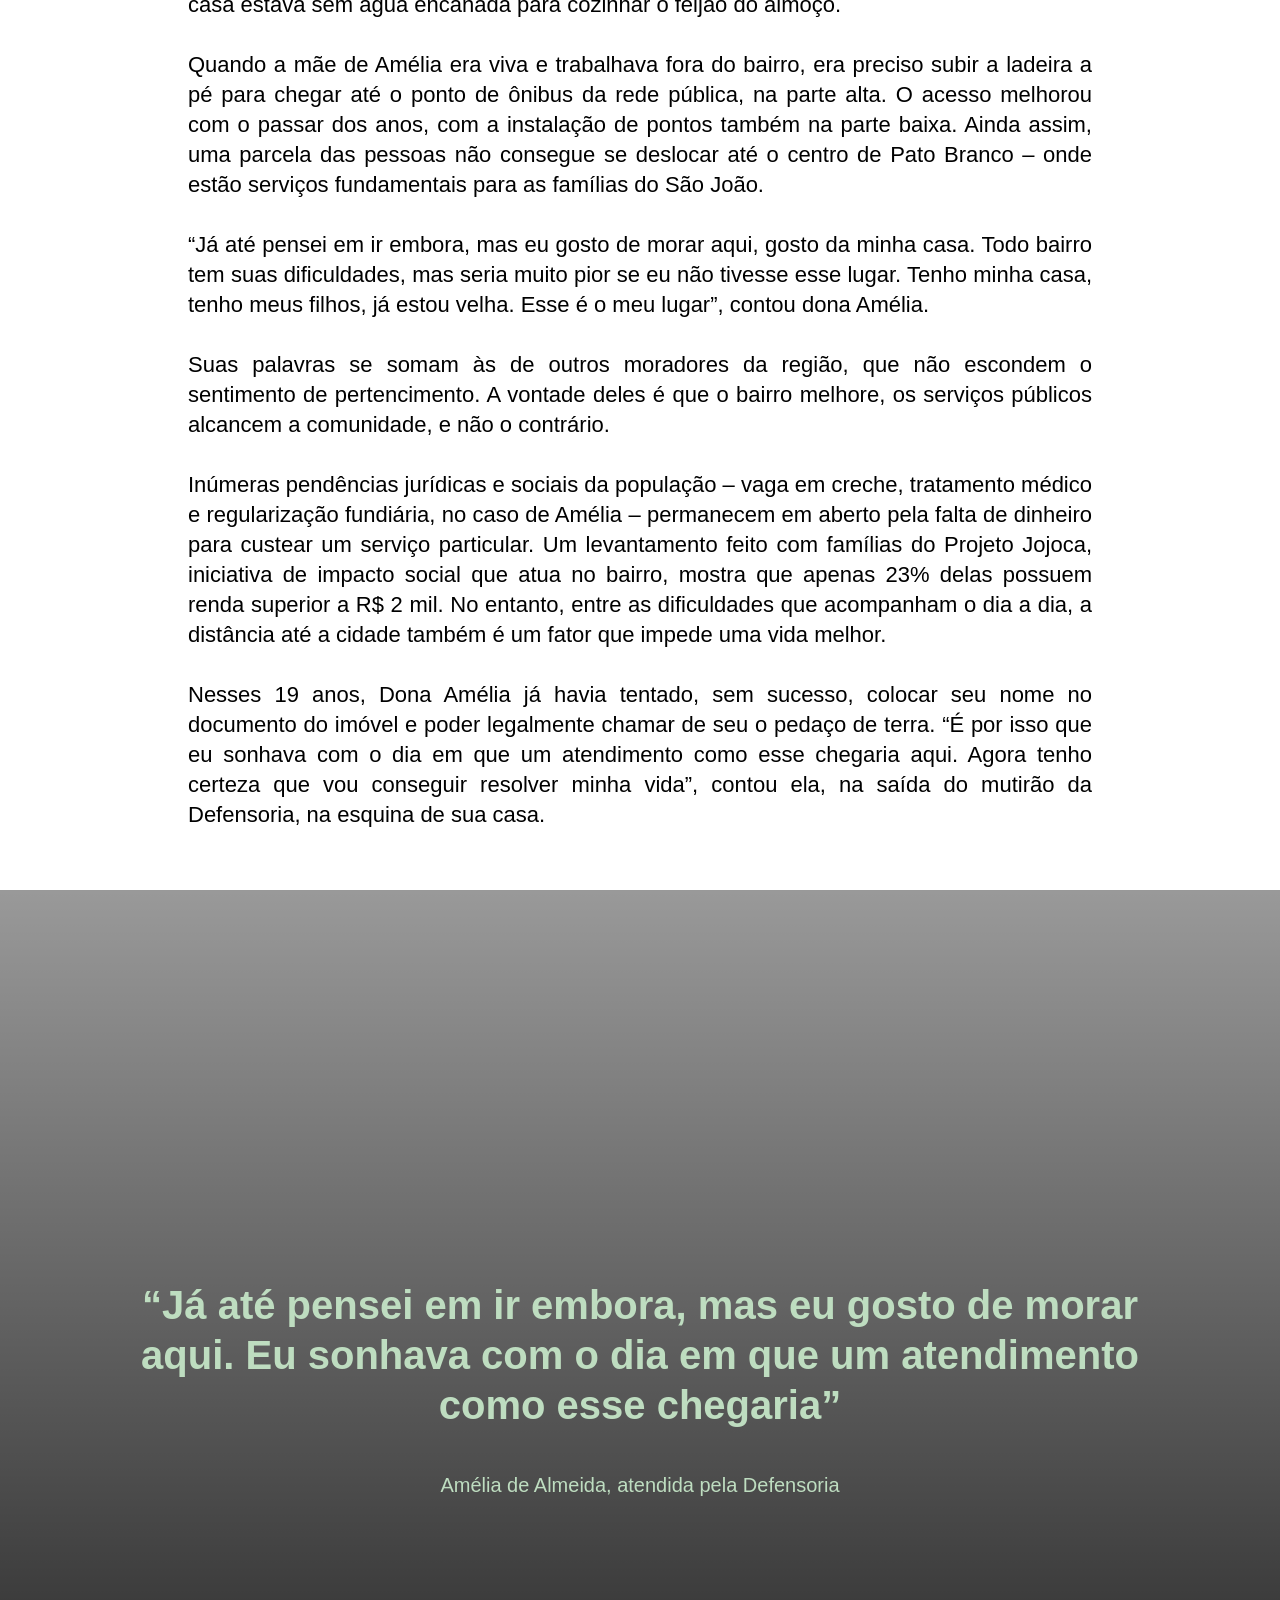
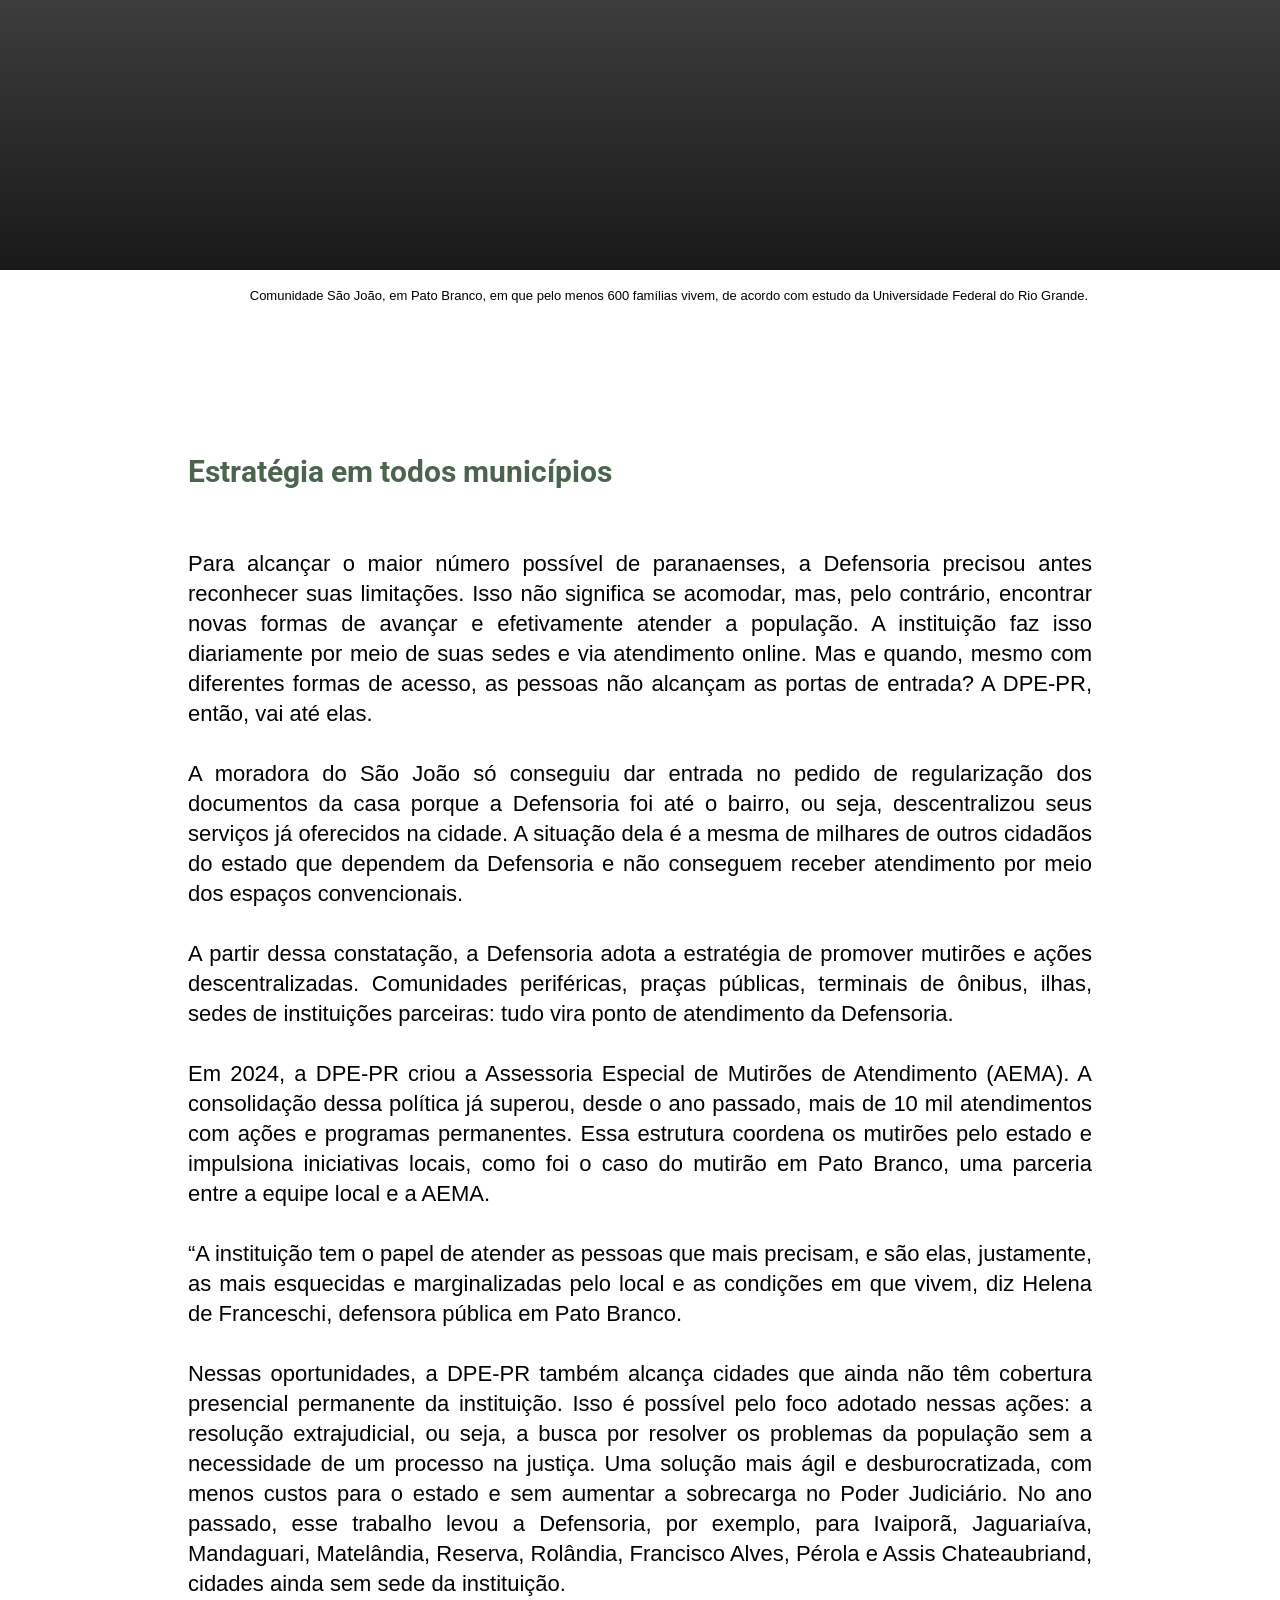
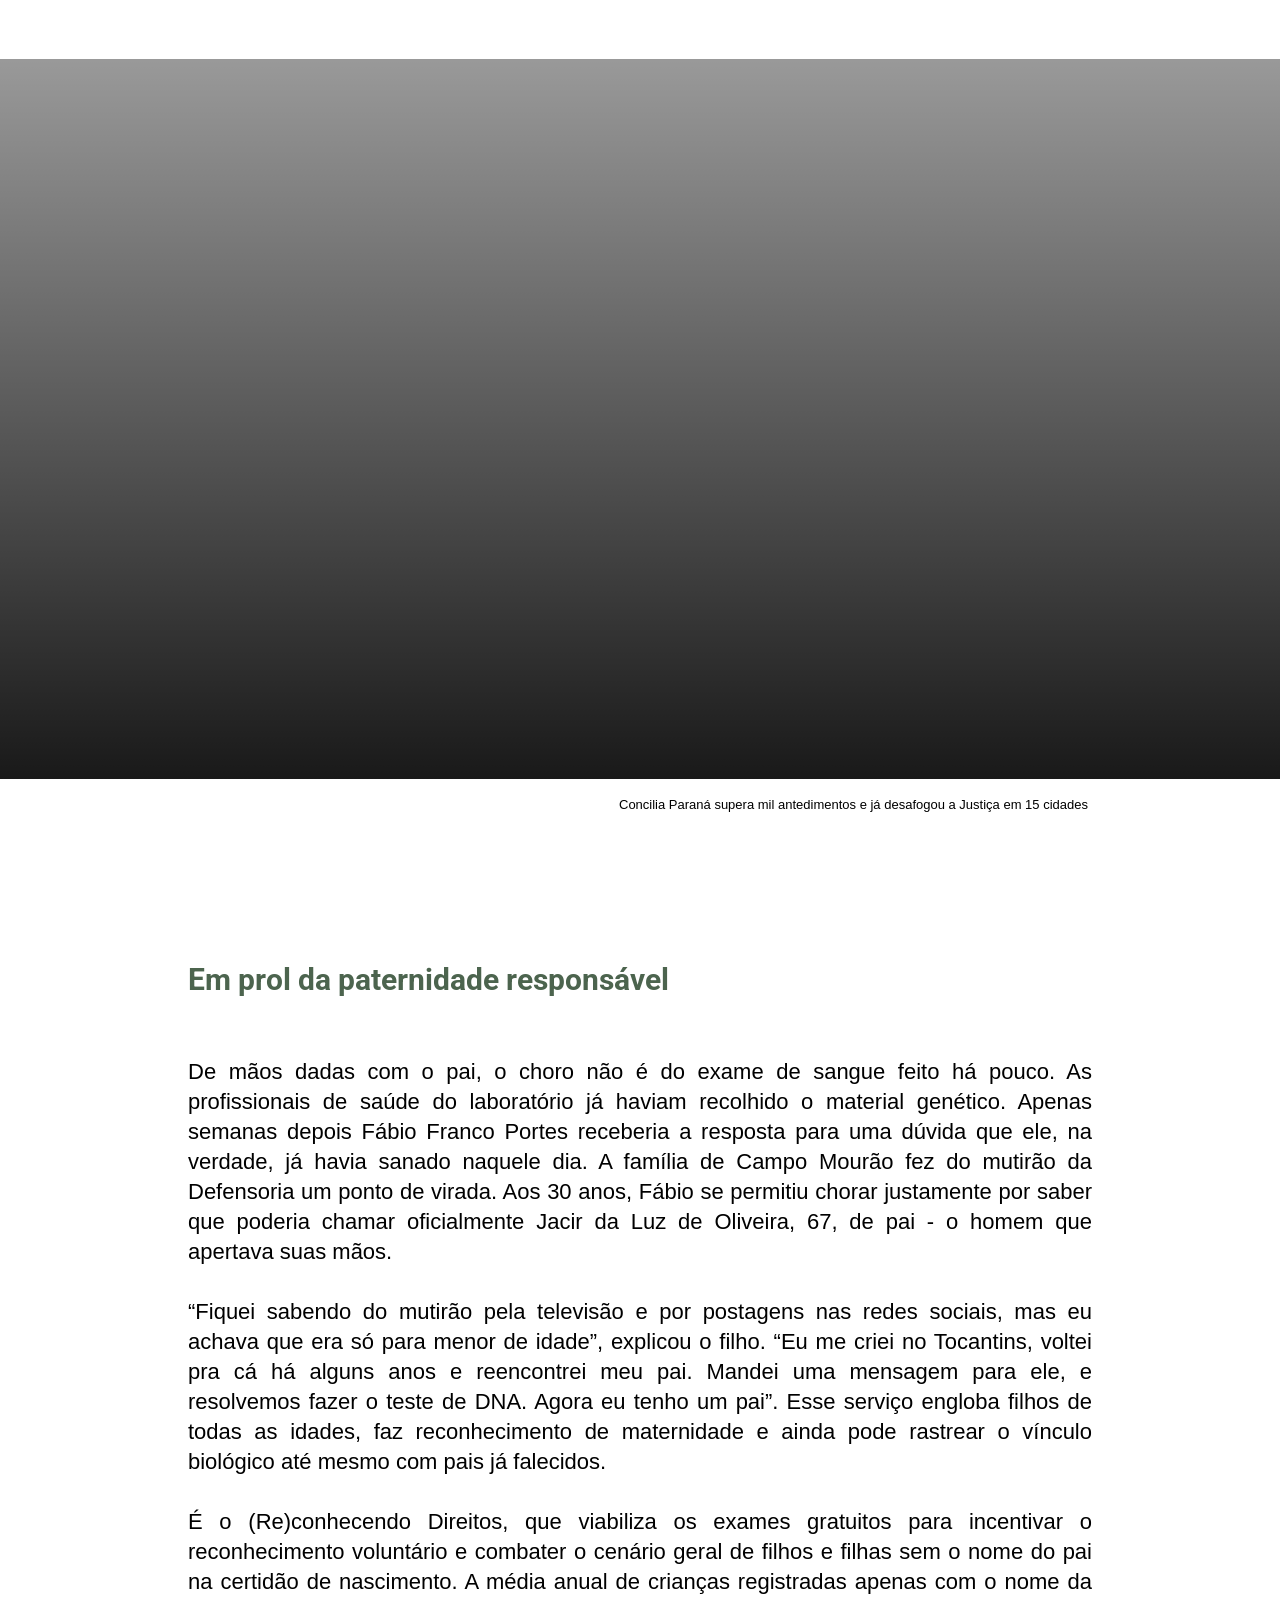
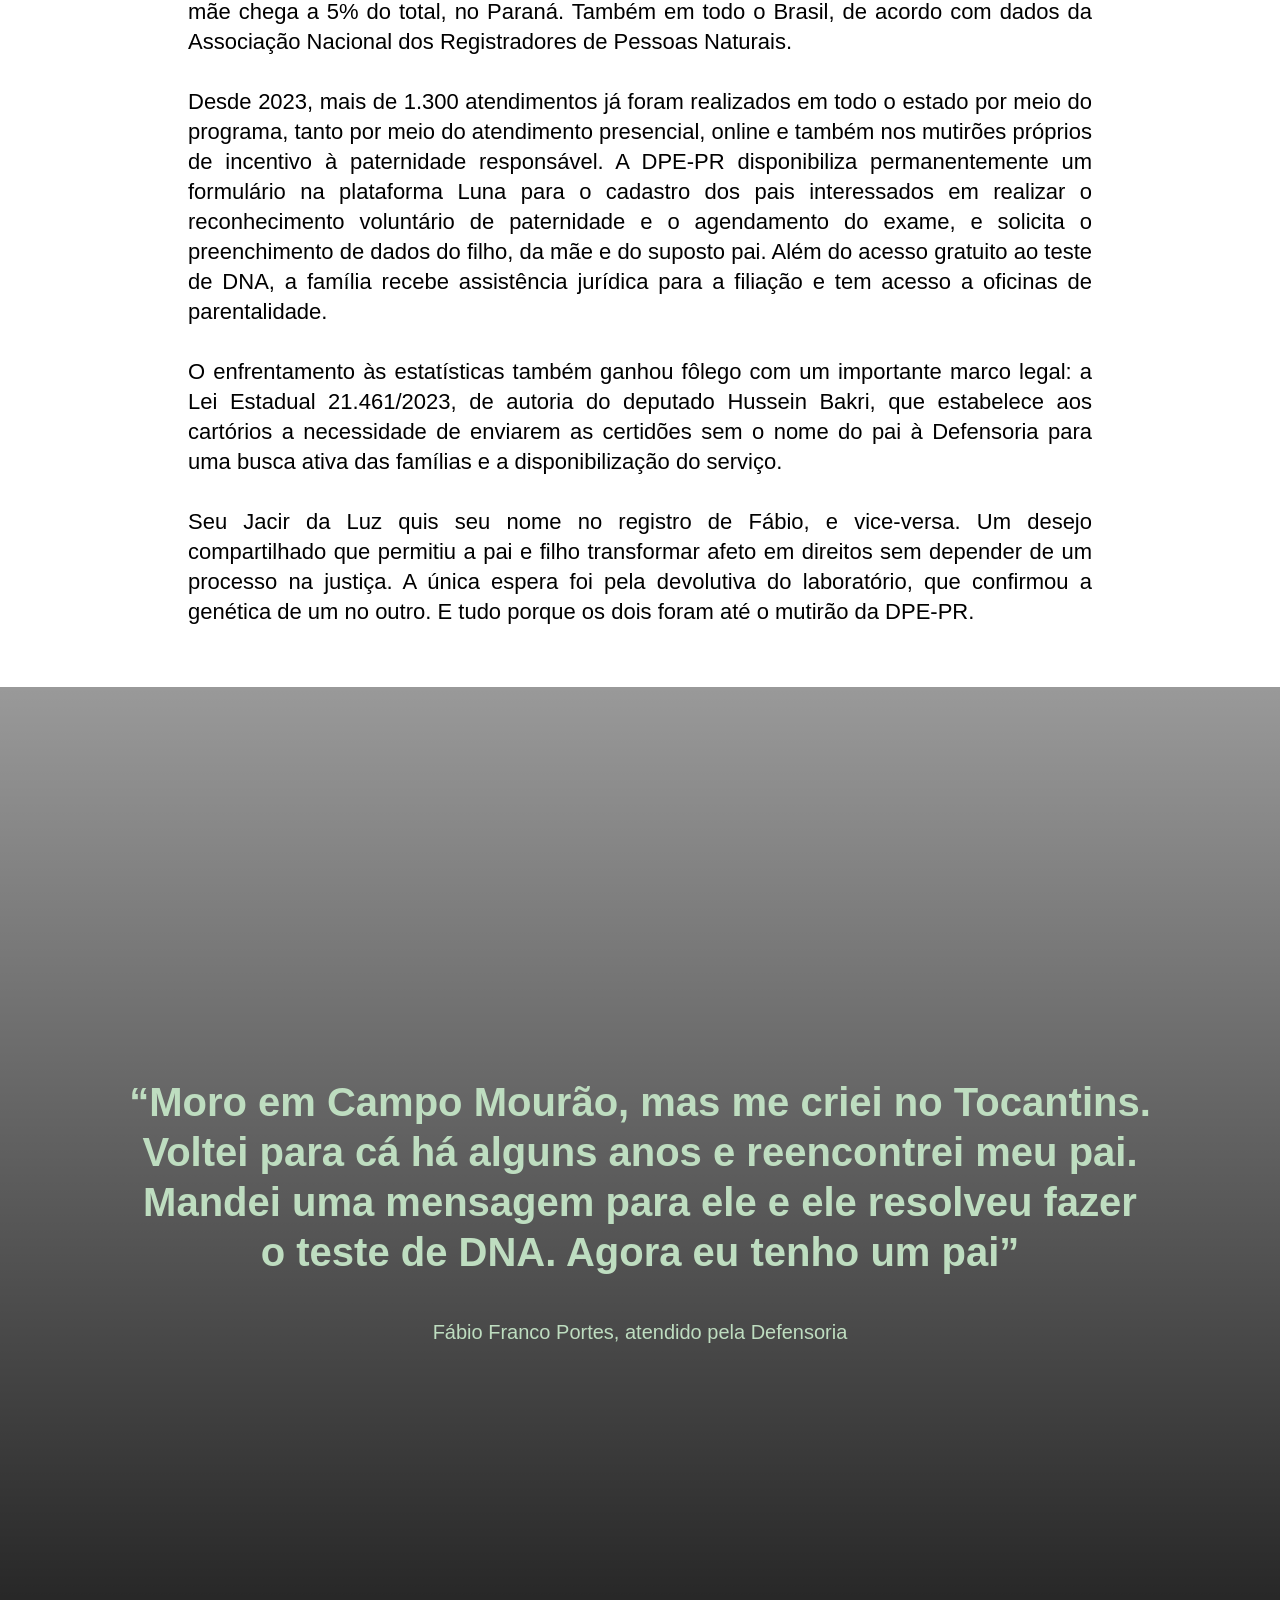
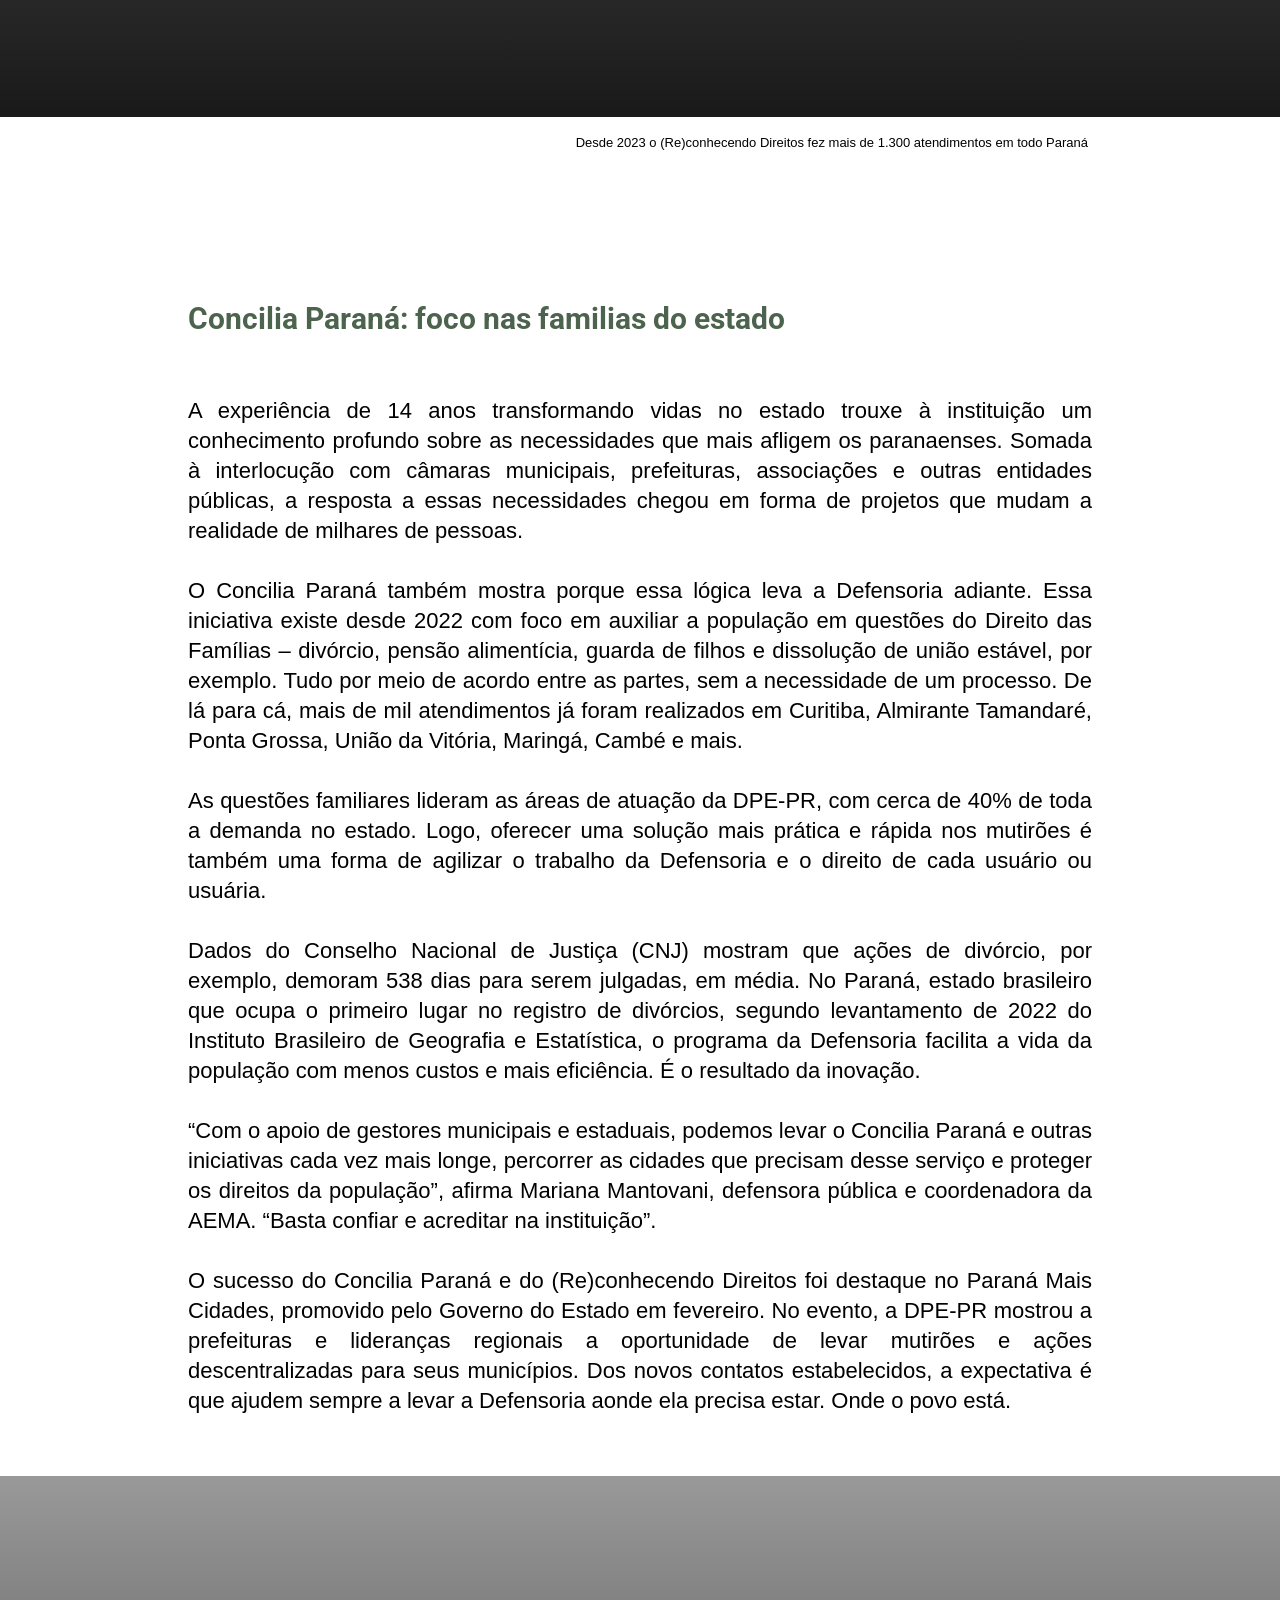
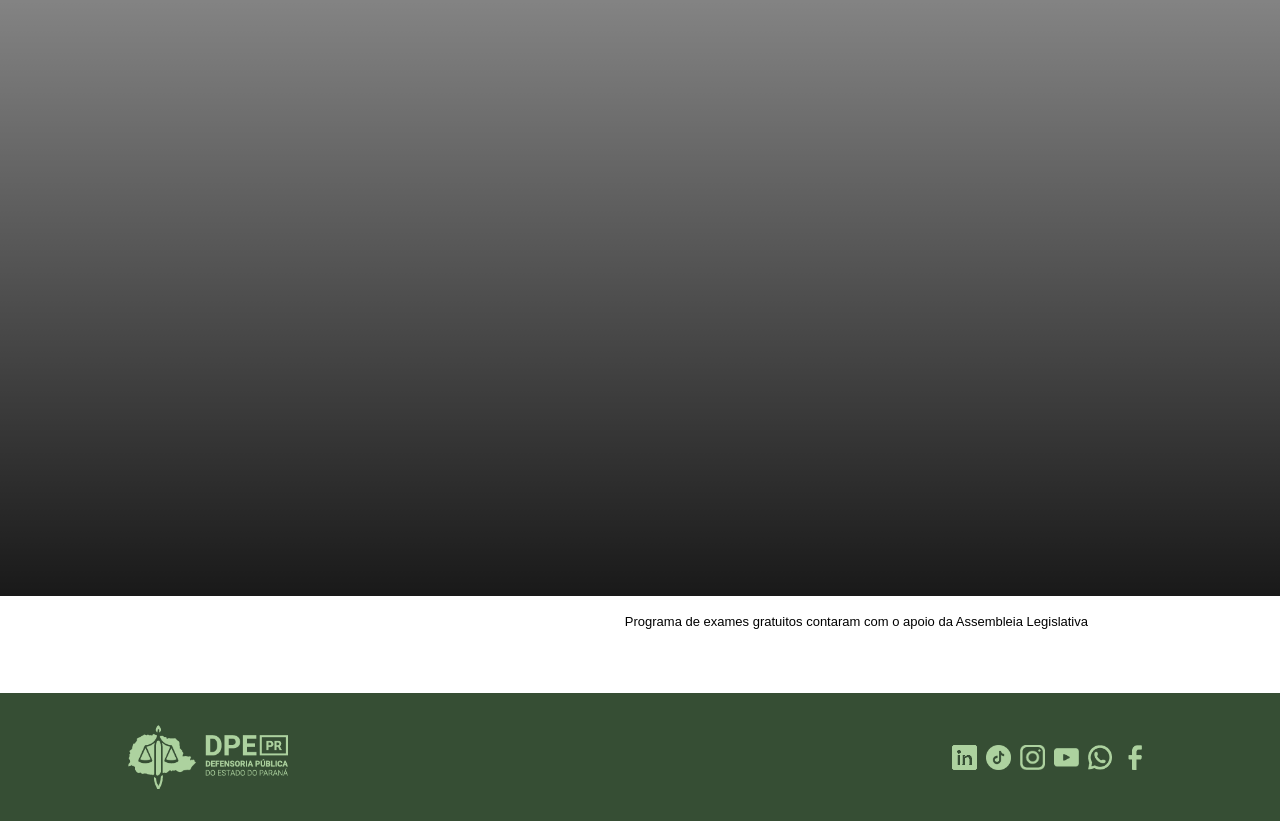
<file: edicao01_mat03/na_esquina_de_casa.html>
<!DOCTYPE html>

<html lang="pt-br">
<head>

  <meta charset="UTF-8">
  <title>Revista Nossa Defensoria | Na esquina de casa</title>
  <meta name="viewport" content="width=device-width, initial-scale=1.0">

  <!-- fonts  -->
  <link rel="preconnect" href="https://fonts.googleapis.com">
  <link rel="preconnect" href="https://fonts.gstatic.com" crossorigin>
  <link href="https://fonts.googleapis.com/css2?family=Roboto:ital,wght@0,100..900;1,100..900&display=swap" rel="stylesheet">

  <!-- Swiper CSS -->
  <link rel="stylesheet" href="https://cdn.jsdelivr.net/npm/swiper@11/swiper-bundle.min.css" />

  <!-- CSS Interno -->
  <link rel="stylesheet" href="./css/estilo.css" />
  <link rel="stylesheet" href="../css/footer.css" />
  <link rel="stylesheet" href="../css/header.css" />

</head>
<body>



<!-- MATERIA DA CAPA -->
<div id="ed01_mat03">

  <!-- MOBILE -->
  <div class="mobile">

    <!-- Progress Bars -->
    <div class="progress-container" id="progress-container"></div>
    <div class="fechar_storie" onclick="window.location.href='../index.html'"></div>


    <!-- Swiper container -->
    <div class="swiper">
      <div class="swiper-wrapper">

        <!-- Slide 1 -->
        <div class="swiper-slide">
          <div class="testeDegradeCima"></div>
          <div class="testeDegradeBaixo"></div>

          <div class="blocoDeTexto">

            <div class="tituloMateria">
              Na esquina de casa
            </div>
            <div class="gravata">
              Política de mutirões e ações descentralizadas superaram 10 mil atendimentos no último ano em comunidades periféricas, praças públicas, terminais de ônibus e ilhas do Paraná
            </div>
            
          </div>
          

          <img src="./assets/tela1.jpg" alt="Imagem 1" class="slide-image">       
        </div>

        <!-- Slide 2 -->
        <div class="swiper-slide">
          <div class="testeDegradeCima"></div>
          <div class="testeDegradeBaixo2"></div> 
          <img src="./assets/tela2.jpg" alt="Imagem 1" class="slide-image"> 
          <div class="texto">
            
            <p>
              Em um mesmo dia, Amélia Almeida, 58, celebrou duas conquistas: o nascimento do primeiro neto e o atendimento da Defensoria. Dos 40 anos que já viveu no bairro São João, em Pato Branco, há 19 ela mora com a família no mesmo lugar que, naquele dia, receberia a criança.  É o lugar onde os dois filhos de Amélia foram criados, é o lugar onde ela pretende viver a velhice. No entanto, nunca teve o nome de sua dona nos papeis pela falta de regularização. Era essa a segunda conquista que nascia naquele dia.
            </p> 

          </div>
        </div>

        <!-- Slide 3 -->
        <div class="swiper-slide">
          <div class="testeDegradeCima"></div>
          <div class="testeDegradeBaixo"></div>
          <img src="./assets/tela3.jpg" alt="Imagem 2" class="slide-image">
          <div class="texto">
            
            <p>
              O bairro é um núcleo urbano de Pato Branco fora da cidade. A exemplo de outras periferias Brasil afora, sua formação ao longo das últimas quatro décadas passa por problemas estruturais. Mesmo hoje, a população enfrenta os paradoxos que ditam o ritmo da vida nas favelas. No fim de 2024, por exemplo, por pouco a residência de dona Amélia se salvou da cheia do rio que corta o São João. Mas no dia em que o neto nasceu, cinco meses depois, a casa estava sem água encanada.
            </p> 

          </div>

        </div>

        <!-- Slide 4 -->
        <div class="swiper-slide">
          <div class="testeDegradeCima"></div>
          <div class="testeDegradeBaixo"></div>
          <img src="./assets/tela4.jpg" alt="Imagem 2" class="slide-image">
          <div class="texto">
            
            <p>
              Quando a mãe de Amélia era viva e trabalhava fora do bairro, era preciso subir a ladeira a pé para chegar até o ponto de ônibus da rede pública, na parte alta. O acesso melhorou com o passar dos anos, com a instalação de pontos também na parte baixa. Ainda assim, uma parcela das pessoas não consegue se deslocar até o centro de Pato Branco – onde estão serviços fundamentais para as famílias do São João.  
            </p> 

          </div>

        </div>

        <!-- Slide 5 -->
        <div class="swiper-slide">
          <div class="testeDegradeCima"></div>
          <div class="testeDegradeBaixo"></div>
          <img src="./assets/tela5.jpg" alt="Imagem 2" class="slide-image">
          <div class="texto">
            
            <p>
              “Já até pensei em ir embora, mas eu gosto de morar aqui, gosto da minha casa. Todo bairro tem suas dificuldades, mas seria muito pior se eu não tivesse esse lugar. Tenho minha casa, tenho meus filhos, já estou velha. Esse é o meu lugar”, contou dona Amélia.   
            </p> 

          </div>

        </div>

        <!-- Slide 6 -->
        <div class="swiper-slide">
          <div class="testeDegradeCima"></div>
          <div class="testeDegradeBaixo"></div>
          <img src="./assets/tela6.jpg" alt="Imagem 2" class="slide-image">
          <div class="texto">
            
            <p>
              Suas palavras se somam às de outros moradores da região, que não escondem o sentimento de pertencimento. A vontade deles é que o bairro melhore, os serviços públicos alcancem a comunidade, e não o contrário.    
            </p> 

          </div>
        </div>

        <!-- Slide 7 -->
        <div class="swiper-slide">
          <div class="testeDegradeCima"></div>
          <div class="testeDegradeBaixo"></div>
          <img src="./assets/tela7.jpg" alt="Imagem 2" class="slide-image">
          <div class="texto">
            
            <p>
              Inúmeras pendências jurídicas e sociais da população – vaga em creche, tratamento médico e regularização fundiária, no caso de Amélia – permanecem em aberto pela falta de dinheiro para custear um serviço particular. Um levantamento feito com famílias do Projeto Jojoca, iniciativa de impacto social que atua no bairro, mostra que apenas 23% delas possuem renda superior a R$ 2 mil. No entanto, entre as dificuldades que acompanham o dia a dia, a distância até a cidade também é um fator que impede uma vida melhor.     
            </p> 

          </div>
        </div>

        <!-- Slide 8 -->
        <div class="swiper-slide">
          <div class="testeDegradeCima"></div>
          <div class="testeDegradeBaixo"></div>
          <img src="./assets/tela8.jpg" alt="Imagem 2" class="slide-image">
          <div class="texto">
            
            <p>
              Nesses 19 anos, Dona Amélia já havia tentado, sem sucesso, colocar seu nome no documento do imóvel e poder legalmente chamar de seu o pedaço de terra. “É por isso que eu sonhava com o dia em que um atendimento como esse chegaria aqui. Agora tenho certeza que vou conseguir resolver minha vida”, contou ela, na saída do mutirão da Defensoria, na esquina de sua casa.     
            </p> 

          </div>
        </div>

        <!-- Slide 9 -->
        <div class="swiper-slide">
          
          <div class="citacao">
            
            <p>
              “Já até pensei em ir embora, mas eu gosto de morar aqui. Eu sonhava com o dia em que um atendimento como esse chegaria”
            </p>    

          </div>

          <div class="assinCitacao">
            <p>
              Amélia de Almeida, 
            <br>
              <i>atendida pela Defensoria</i>
            </p>

          </div>
        </div>

        <!-- Slide 10 -->
        <div class="swiper-slide">
          <div class="testeDegradeCima"></div>
          <div class="testeDegradeBaixo"></div>
          <img src="./assets/tela10.jpg" alt="Imagem 2" class="slide-image">
          <div class="texto">
            
            <!--<p class="subtitulo">
              Estratégia em todos os municípios 
            </p>-->

            <p>
              Para alcançar o maior número possível de paranaenses, a Defensoria precisou antes reconhecer suas limitações. Isso não significa se acomodar, mas, pelo contrário, encontrar novas formas de avançar e efetivamente atender a população. A instituição faz isso diariamente por meio de suas sedes e via atendimento online. Mas e quando, mesmo com diferentes formas de acesso, as pessoas não alcançam as portas de entrada? A DPE-PR, então, vai até elas.    
            </p> 

          </div>
        </div>

        <!-- Slide 11 -->
        <div class="swiper-slide">
          <div class="testeDegradeCima"></div>
          <div class="testeDegradeBaixo"></div>
          <img src="./assets/tela11.jpg" alt="Imagem 2" class="slide-image">
          <div class="texto">
            
            <p>
              A moradora do São João só conseguiu dar entrada no pedido de regularização dos documentos da casa porque a Defensoria foi até o bairro, ou seja, descentralizou seus serviços já oferecidos na cidade. A situação dela é a mesma de milhares de outros cidadãos do estado que dependem da Defensoria e não conseguem receber atendimento por meio dos espaços convencionais. 
      
            </p> 

          </div>
        </div>

        <!-- Slide 12 -->
        <div class="swiper-slide">
          <div class="testeDegradeCima"></div>
          <div class="testeDegradeBaixo"></div>
          <img src="./assets/tela12.jpg" alt="Imagem 2" class="slide-image">
          <div class="texto">
            
            <p>
              A partir dessa constatação, a Defensoria adota a estratégia de promover mutirões e ações descentralizadas. Comunidades periféricas, praças públicas, terminais de ônibus, ilhas, sedes de instituições parceiras: tudo vira ponto de atendimento da Defensoria.  
            </p> 

          </div>
        </div>

        <!-- Slide 13 -->
        <div class="swiper-slide">
          <div class="testeDegradeCima"></div>
          <div class="testeDegradeBaixo"></div>
          <img src="./assets/tela13.jpg" alt="Imagem 2" class="slide-image">
          <div class="texto">
            
            <p>
              Em 2024, a DPE-PR criou a Assessoria Especial de Mutirões de Atendimento (AEMA). A consolidação dessa política já superou, desde o ano passado, mais de 10 mil atendimentos com ações e programas permanentes. Essa estrutura coordena os mutirões pelo estado e impulsiona iniciativas locais., como foi o caso do mutirão em Pato Branco, uma parceria entre a equipe local e a AEMA.   
            </p> 

          </div>
        </div>

        <!-- Slide 14 -->
        <div class="swiper-slide">
          <div class="testeDegradeCima"></div>
          <div class="testeDegradeBaixo"></div>
          <img src="./assets/tela14.jpg" alt="Imagem 2" class="slide-image">
          <div class="texto">
            
            <p>
              “A instituição tem o papel de atender as pessoas que mais precisam, e são elas, justamente, as mais esquecidas e marginalizadas pelo local e as condições em que vivem, diz Helena de Franceschi, defensora pública em Pato Branco. 
            </p> 

          </div>
        </div>

        <!-- Slide 15 -->
        <div class="swiper-slide">
          <div class="testeDegradeCima"></div>
          <div class="testeDegradeBaixo"></div>
          <img src="./assets/tela15.jpg" alt="Imagem 2" class="slide-image">
          <div class="texto">
            
            <p>
              Nessas oportunidades, a DPE-PR também alcança cidades que ainda não têm cobertura presencial permanente da instituição. Isso é possível pelo foco adotado nessas ações: a resolução extrajudicial, ou seja, a busca por resolver os problemas da população sem a necessidade de um processo na justiça. Uma solução mais ágil e desburocratizada, com menos custos para o estado e sem aumentar a sobrecarga no Poder Judiciário.
            </p> 

          </div>
        </div>
        
        <!-- Slide 16 -->
        <div class="swiper-slide">
          <div class="citacao">
            
            <p>
              Por unirem o foco extrajudicial e demandas estruturais do estado, os mutirões também se tornaram motores de projetos inovadores.
            </p> 

          </div>
        </div>
        
        <!-- Slide 17 -->
        <div class="swiper-slide">
          <div class="testeDegradeCima"></div>
          <div class="testeDegradeBaixo"></div>
          <img src="./assets/tela17.jpg" alt="Imagem 2" class="slide-image">
          <div class="texto">
            
            <p>
              O sucesso dessa estratégia foi destaque no Paraná Mais Cidades, promovido pelo Governo do Estado em fevereiro. No evento, a DPE-PR mostrou a prefeituras e lideranças regionais a oportunidade de levar mutirões e ações descentralizadas para seus municípios. Dos novos contatos estabelecidos, a expectativa é que ajudem sempre a levar a Defensoria aonde ela precisa estar. Onde o povo está.
            </p> 

          </div>
        </div>


      </div>
    </div>

  </div>
  <!-- MOBILE -->

  <!-- DESKTOP -->
  <div class="desktop">
    <header>
      <div class="header ">
        <div class="contrapontoEdicao"></div>
        <div class="logoRevista" onclick="window.location.href='../../index.html'"></div>
        <div class="edicao">número 1 | Dezembro 2025</div>
      </div>
    </header>

    <div>
      <div id="parallax-world-of-ugg">

        <!-- capa 01 -->
        <section>
            <div class="parallax-capa imagemParallax_img1_mat03_ed01">
              <div>
                <h2>Na esquina de casa</h2>
                <p class="gravata">
                  Política de mutirões e ações descentralizadas <b>superaram 10 mil atendimentos</b><br> no último ano em comunidades periféricas, praças públicas, terminais de ônibus e ilhas do Paraná
                </p>
              </div>
            </div>
        </section>

        <!-- texto -->
        <section>
          <div class="block">
            <p>
              Em um mesmo dia, Amélia Almeida, 58, celebrou duas conquistas: o nascimento do primeiro neto e o atendimento no mutirão da Defensoria. Dos 40 anos que já viveu no bairro São João, em Pato Branco, há 19 ela mora com a família no mesmo lugar que, naquele dia, receberia a criança. A casa, hoje de tijolo e rebocada, tem um cercado para a criação de galinhas e o cultivo de verduras. É o lugar onde os dois filhos de Amélia foram criados, é o lugar onde ela pretende viver a velhice. Sempre foi um lar, mas nunca teve o nome de sua dona nos papeis pela falta de regularização. Era essa a segunda conquista que nascia com a Defensoria naquele dia, no coração do São João.
            </p>
            <p>
              O bairro é um núcleo urbano de Pato Branco fora da cidade. Ele existe desde 1981, quando 30 famílias vindas das margens da Rodovia BR-158 ocuparam a área. A exemplo de outras periferias Brasil afora, sua formação ao longo das últimas quatro décadas passa por problemas estruturais. De esgoto a céu aberto a dificuldades de acesso à escola. Mesmo hoje, a população enfrenta os paradoxos que ditam o ritmo da vida nas favelas.
            </p>
            <p>
              No fim de 2024, por exemplo, por pouco a residência de dona Amélia se salvou da cheia do rio que corta o São João. Era muita água, e outros moradores e moradoras não tiveram a mesma sorte. Mas no dia em que o neto nasceu, cinco meses depois das fortes chuvas, a casa estava sem água encanada para cozinhar o feijão do almoço.
            </p>
            <p>
              Quando a mãe de Amélia era viva e trabalhava fora do bairro, era preciso subir a ladeira a pé para chegar até o ponto de ônibus da rede pública, na parte alta. O acesso melhorou com o passar dos anos, com a instalação de pontos também na parte baixa. Ainda assim, uma parcela das pessoas não consegue se deslocar até o centro de Pato Branco – onde estão serviços fundamentais para as famílias do São João.
            </p>
            <p>
              “Já até pensei em ir embora, mas eu gosto de morar aqui, gosto da minha casa. Todo bairro tem suas dificuldades, mas seria muito pior se eu não tivesse esse lugar. Tenho minha casa, tenho meus filhos, já estou velha. Esse é o meu lugar”, contou dona Amélia.
            </p>
            
            <p>
              Suas palavras se somam às de outros moradores da região, que não escondem o sentimento de pertencimento. A vontade deles é que o bairro melhore, os serviços públicos alcancem a comunidade, e não o contrário.
            </p>

            <p>
              Inúmeras pendências jurídicas e sociais da população – vaga em creche, tratamento médico e regularização fundiária, no caso de Amélia – permanecem em aberto pela falta de dinheiro para custear um serviço particular. Um levantamento feito com famílias do Projeto Jojoca, iniciativa de impacto social que atua no bairro, mostra que apenas 23% delas possuem renda superior a R$ 2 mil. No entanto, entre as dificuldades que acompanham o dia a dia, a distância até a cidade também é um fator que impede uma vida melhor.
            </p>

            <p>
              Nesses 19 anos, Dona Amélia já havia tentado, sem sucesso, colocar seu nome no documento do imóvel e poder legalmente chamar de seu o pedaço de terra. “É por isso que eu sonhava com o dia em que um atendimento como esse chegaria aqui. Agora tenho certeza que vou conseguir resolver minha vida”, contou ela, na saída do mutirão da Defensoria, na esquina de sua casa.
            </p>

            
        </section>

        <!-- imagem parallax 02 -->
        <section>
          <div class="parallax-meiotexto imagemParallax_img02_mat03_ed01">
        
            <p>
              “Já até pensei em ir embora, mas eu gosto de morar aqui. Eu
              sonhava com o dia em que um atendimento como esse chegaria”
            </p>
            <p class="assinaturaDeclara">
              Amélia de Almeida, atendida pela Defensoria
            </p>
            
          </div>
          <div>
            <p class="legendaParallax">
              Comunidade São João, em Pato Branco, em que pelo menos 600 famílias vivem, de acordo com estudo da Universidade Federal do Rio Grande.
            </p>
          </div>
        </section>

        <!-- texto -->
        <section>
          <div class="block">

            <h3>
              Estratégia em todos municípios
            </h3>

            <p>
              Para alcançar o maior número possível de paranaenses, a Defensoria precisou antes reconhecer suas limitações. Isso não significa se acomodar, mas, pelo contrário, encontrar novas formas de avançar e efetivamente atender a população. A instituição faz isso diariamente por meio de suas sedes e via atendimento online. Mas e quando, mesmo com diferentes formas de acesso, as pessoas não alcançam as portas de entrada? A DPE-PR, então, vai até elas.
            </p>

            <p>
              A moradora do São João só conseguiu dar entrada no pedido de regularização dos documentos da casa porque a Defensoria foi até o bairro, ou seja, descentralizou seus serviços já oferecidos na cidade. A situação dela é a mesma de milhares de outros cidadãos do estado que dependem da Defensoria e não conseguem receber atendimento por meio dos espaços convencionais.
            </p>

            <p>
              A partir dessa constatação, a Defensoria adota a estratégia de promover mutirões e ações descentralizadas. Comunidades periféricas, praças públicas, terminais de ônibus, ilhas, sedes de instituições parceiras: tudo vira ponto de atendimento da Defensoria.
            </p>

            <p>
              Em  2024, a DPE-PR criou a Assessoria Especial de Mutirões de Atendimento (AEMA). A consolidação dessa política já superou, desde o ano passado, mais de 10 mil atendimentos com ações e programas permanentes. Essa estrutura coordena os mutirões pelo estado e impulsiona iniciativas locais, como foi o caso do mutirão em Pato Branco, uma parceria entre a equipe local e a AEMA.
            </p>

            <p>
              “A instituição tem o papel de atender as pessoas que mais precisam, e são elas, justamente, as mais esquecidas e marginalizadas pelo local e as condições em que vivem, diz Helena de Franceschi, defensora pública em Pato Branco.
            </p>

            <p>
              Nessas oportunidades, a DPE-PR também alcança cidades que ainda não têm cobertura presencial permanente da instituição. Isso é possível pelo foco adotado nessas ações: a resolução extrajudicial, ou seja, a busca por resolver os problemas da população sem a necessidade de um processo na justiça. Uma solução mais ágil e desburocratizada, com menos custos para o estado e sem aumentar a sobrecarga no Poder Judiciário. No ano passado, esse trabalho levou a Defensoria, por exemplo, para Ivaiporã, Jaguariaíva, Mandaguari, Matelândia, Reserva, Rolândia, Francisco Alves, Pérola e Assis Chateaubriand, cidades ainda sem sede da instituição.
            </p>
            
            
            <!-- <p class="line-break margin-top-10"></p> -->

          </div>
        </section>

        <!-- imagem parallax 03 -->
        <section>
          <div class="parallax-meiotexto imagemParallax_img03_mat03_ed01">
            <h2></h2>
          </div>
          <div >
            <p class="legendaParallax">
              Concilia Paraná supera mil antedimentos e já desafogou a Justiça em 15 cidades
            </p>
          </div>
        </section>

        <!-- texto -->
        <section>
          <div class="block">

            <h3>
              Em prol da paternidade responsável
            </h3>

            <p>
              De mãos dadas com o pai, o choro não é do exame de sangue feito há pouco. As profissionais de saúde do laboratório já haviam recolhido o material genético. Apenas semanas depois Fábio Franco Portes receberia a resposta para uma dúvida que ele, na verdade, já havia sanado naquele dia. A família de Campo Mourão fez do mutirão da Defensoria um ponto de virada. Aos 30 anos, Fábio se permitiu chorar justamente por saber que poderia chamar oficialmente Jacir da Luz de Oliveira, 67, de pai - o homem que apertava suas mãos.
            </p>

            <p>
              “Fiquei sabendo do mutirão pela televisão e por postagens nas redes sociais, mas eu achava que era só para menor de idade”, explicou o filho. “Eu me criei no Tocantins, voltei pra cá há alguns anos e reencontrei meu pai. Mandei uma mensagem para ele, e resolvemos fazer o teste de DNA. Agora eu tenho um pai”. Esse serviço engloba filhos de todas as idades, faz reconhecimento de maternidade e ainda pode rastrear o vínculo biológico até mesmo com pais já falecidos.
            </p>

            <p>
              É o (Re)conhecendo Direitos, que viabiliza os exames gratuitos para incentivar o reconhecimento voluntário e combater o cenário geral de filhos e filhas sem o nome do pai na certidão de nascimento. A média anual de crianças registradas apenas com o nome da mãe chega a 5% do total, no Paraná. Também em todo o Brasil, de acordo com dados da Associação Nacional dos Registradores de Pessoas Naturais.
            </p>

            <p>
              Desde 2023, mais de 1.300 atendimentos já foram realizados em todo o estado por meio do programa, tanto por meio do atendimento presencial, online e também nos mutirões próprios de incentivo à paternidade responsável. A DPE-PR disponibiliza permanentemente um formulário na plataforma Luna para o cadastro dos pais interessados em realizar o reconhecimento voluntário de paternidade e o agendamento do exame, e solicita o preenchimento de dados do filho, da mãe e do suposto pai. Além do acesso gratuito ao teste de DNA, a família recebe assistência jurídica para a filiação e tem acesso a oficinas de parentalidade.
            </p>

            <p>
              O enfrentamento às estatísticas também ganhou fôlego com um importante marco legal: a Lei Estadual 21.461/2023, de autoria do deputado Hussein Bakri, que estabelece aos cartórios a necessidade de enviarem as certidões sem o nome do pai à Defensoria para uma busca ativa das famílias e a disponibilização do serviço.
            </p>

            <p>
              Seu Jacir da Luz quis seu nome no registro de Fábio, e vice-versa. Um desejo compartilhado que permitiu a pai e filho transformar afeto em direitos sem depender de um processo na justiça. A única espera foi pela devolutiva do laboratório, que confirmou a genética de um no outro. E tudo porque os dois foram até o mutirão da DPE-PR.
            </p>
            
            
            <!-- <p class="line-break margin-top-10"></p> -->

          </div>
        </section>

        <!-- imagem parallax 04 -->
        <section>
          <div class="parallax-meiotexto imagemParallax_img04_mat03_ed01">
            <p>
              “Moro em Campo Mourão, mas me criei no Tocantins. Voltei para cá há alguns anos e reencontrei meu pai. Mandei uma mensagem para ele e ele resolveu fazer o teste de DNA. Agora eu tenho um pai”
            </p>
            <p class="assinaturaDeclara">
              Fábio Franco Portes, atendido pela Defensoria
            </p>
          </div>
          <div>
            <p class="legendaParallax">
              Desde 2023 o (Re)conhecendo Direitos fez mais de 1.300 atendimentos em todo Paraná
            </p>
          </div>
        </section>

        <!-- texto -->
        <section>
          <div class="block">

            <h3>
              Concilia Paraná: foco nas familias do estado
            </h3>

            <p>
              A experiência de 14 anos transformando vidas no estado trouxe à instituição um conhecimento profundo sobre as necessidades que mais afligem os paranaenses. Somada à interlocução com câmaras municipais, prefeituras, associações e outras entidades públicas, a resposta a essas necessidades chegou em forma de projetos que mudam a realidade de milhares de pessoas.
            </p>

            <p>
              O Concilia Paraná também mostra porque essa lógica leva a Defensoria adiante. Essa iniciativa existe desde 2022 com foco em auxiliar a população em questões do Direito das Famílias – divórcio, pensão alimentícia, guarda de filhos e dissolução de união estável, por exemplo. Tudo por meio de acordo entre as partes, sem a necessidade de um processo. De lá para cá, mais de mil atendimentos já foram realizados em Curitiba, Almirante Tamandaré, Ponta Grossa, União da Vitória, Maringá, Cambé e mais.
            </p>

            <p>
              As questões familiares lideram as áreas de atuação da DPE-PR, com cerca de 40% de toda a demanda no estado. Logo, oferecer uma solução mais prática e rápida nos mutirões é também uma forma de agilizar o trabalho da Defensoria e o direito de cada usuário ou usuária. 
            </p>

            <p>
              Dados do Conselho Nacional de Justiça (CNJ) mostram que ações de divórcio, por exemplo, demoram 538 dias para serem julgadas, em média. No Paraná, estado brasileiro que ocupa o primeiro lugar no registro de divórcios, segundo levantamento de 2022 do Instituto Brasileiro de Geografia e Estatística, o programa da Defensoria facilita a vida da população com menos custos e mais eficiência. É o resultado da inovação.
            </p>

            <p>
              “Com o apoio de gestores municipais e estaduais, podemos levar o Concilia Paraná e outras iniciativas cada vez mais longe, percorrer as cidades que precisam desse serviço e proteger os direitos da população”, afirma Mariana Mantovani, defensora pública e coordenadora da AEMA. “Basta confiar e acreditar na instituição”.
            </p>

            <p>
              O sucesso do Concilia Paraná e do (Re)conhecendo Direitos foi destaque no Paraná Mais Cidades, promovido pelo Governo do Estado em fevereiro. No evento, a DPE-PR mostrou a prefeituras e lideranças regionais a oportunidade de levar mutirões e ações descentralizadas para seus municípios. Dos novos contatos estabelecidos, a expectativa é que ajudem sempre a levar a Defensoria aonde ela precisa estar. Onde o povo está. 
            </p>
            
            
            <!-- <p class="line-break margin-top-10"></p> -->

          </div>
        </section>

        <!-- imagem parallax 05 -->
        <section>
          <div class="parallax-meiotexto imagemParallax_img05_mat03_ed01">
            <h2></h2>
          </div>
          <div>
            <p class="legendaParallax">
              Programa de exames gratuitos contaram com o apoio da Assembleia Legislativa

            </p>
          </div>
        </section>
      
      </div>
    </div>

    <footer>
      <div class="footer">
        <div class="logoDPEPR" onclick="window.location.href='https://www.defensoriapublica.pr.def.br/'"></div>
        <div class="contatos">
          <div class="contatosLinkedin" onclick="window.location.href='https://www.facebook.com/DefensoriaPublicaPR/'"></div>
          <div class="contatosTiktok" onclick="window.location.href='https://www.facebook.com/DefensoriaPublicaPR/'"></div>
          <div class="contatosInsta" onclick="window.location.href='https://www.instagram.com/defensoriapublicapr/'"></div>
          <div class="contatosYoutube" onclick="window.location.href='https://www.youtube.com/c/DefensoriaPR/'"></div>
          <div class="contatosWtsp" onclick="window.location.href='https://wa.me/4191883726'"></div>
          <div class="contatosFace" onclick="window.location.href='https://www.facebook.com/DefensoriaPublicaPR/'"></div>
        </div>
      </div>
    </footer>
  </div>
  <!-- DESKTOP -->

</div>
<!-- MATERIA DE CAPA -->




<!-- Swiper JS -->
<script src="https://cdn.jsdelivr.net/npm/swiper@11/swiper-bundle.min.js"></script>
<script src="./script/script.js"></script>


</body>

</html>
</file>
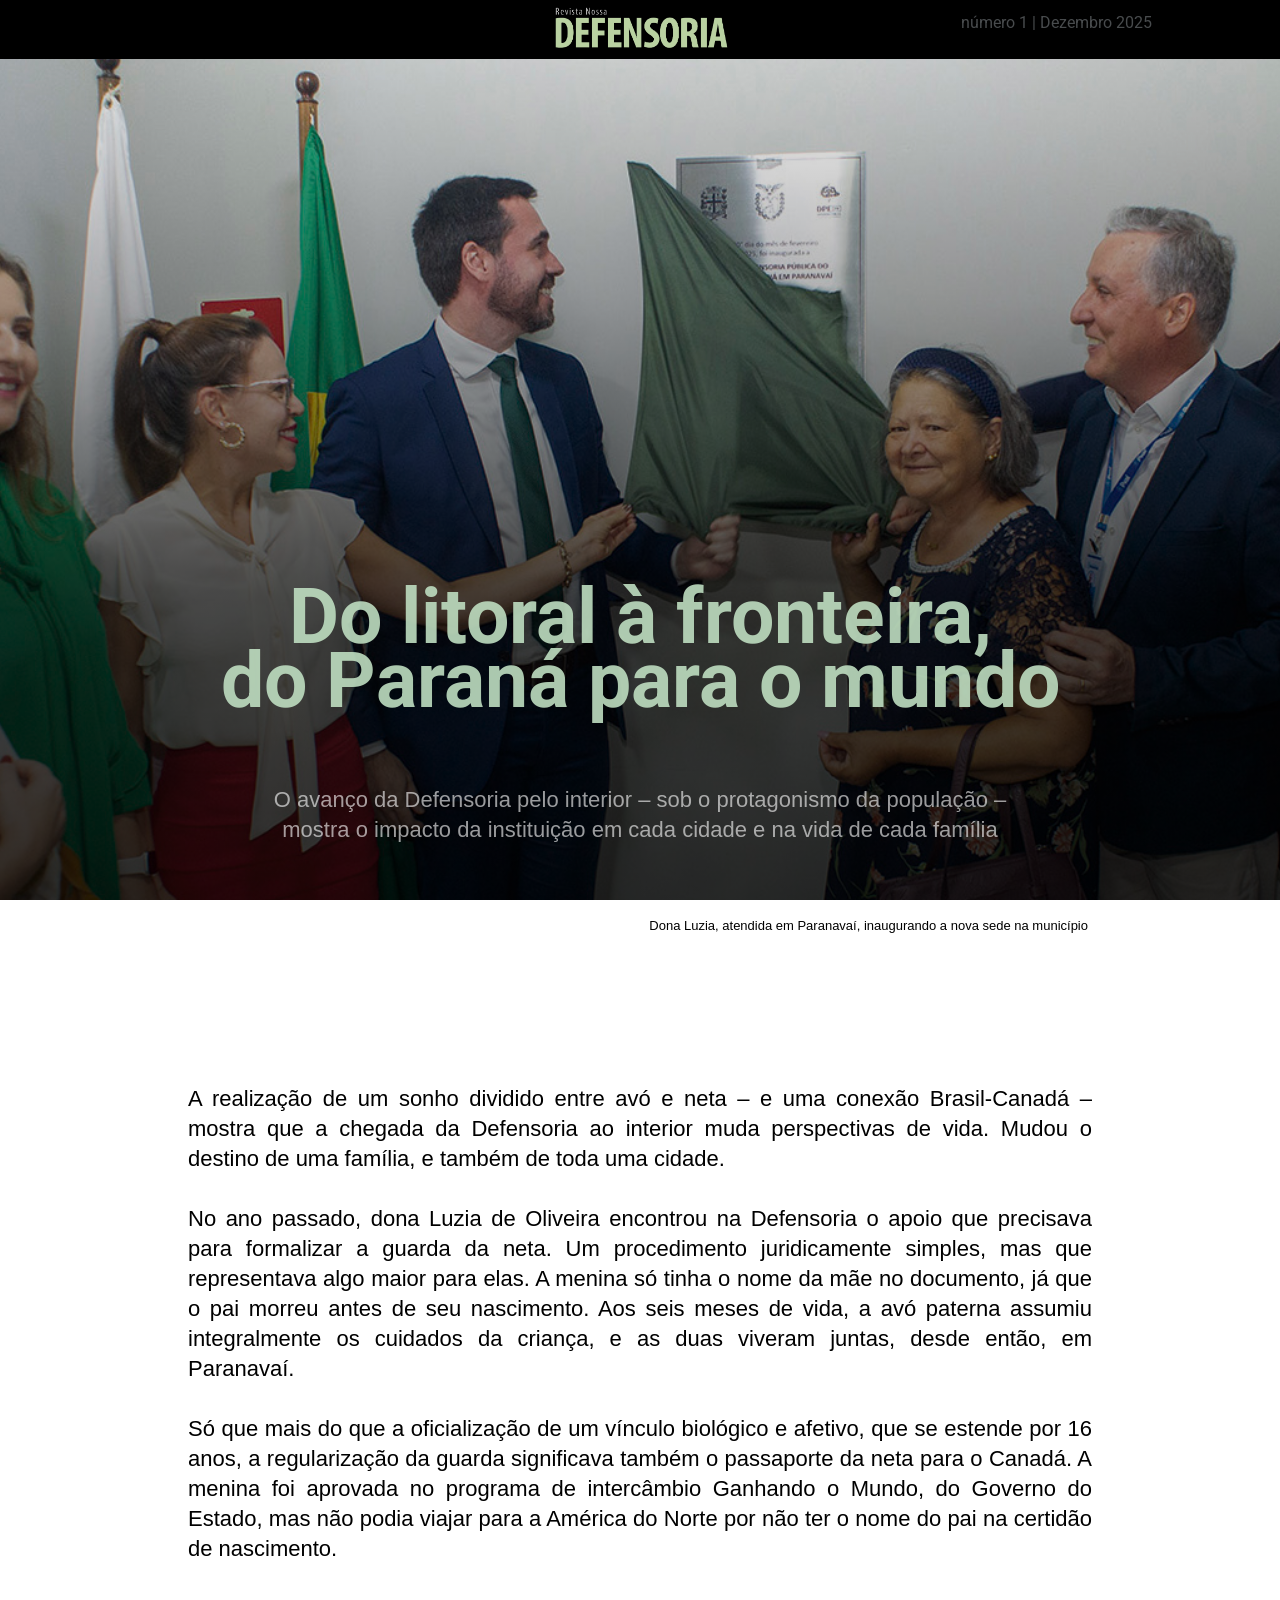
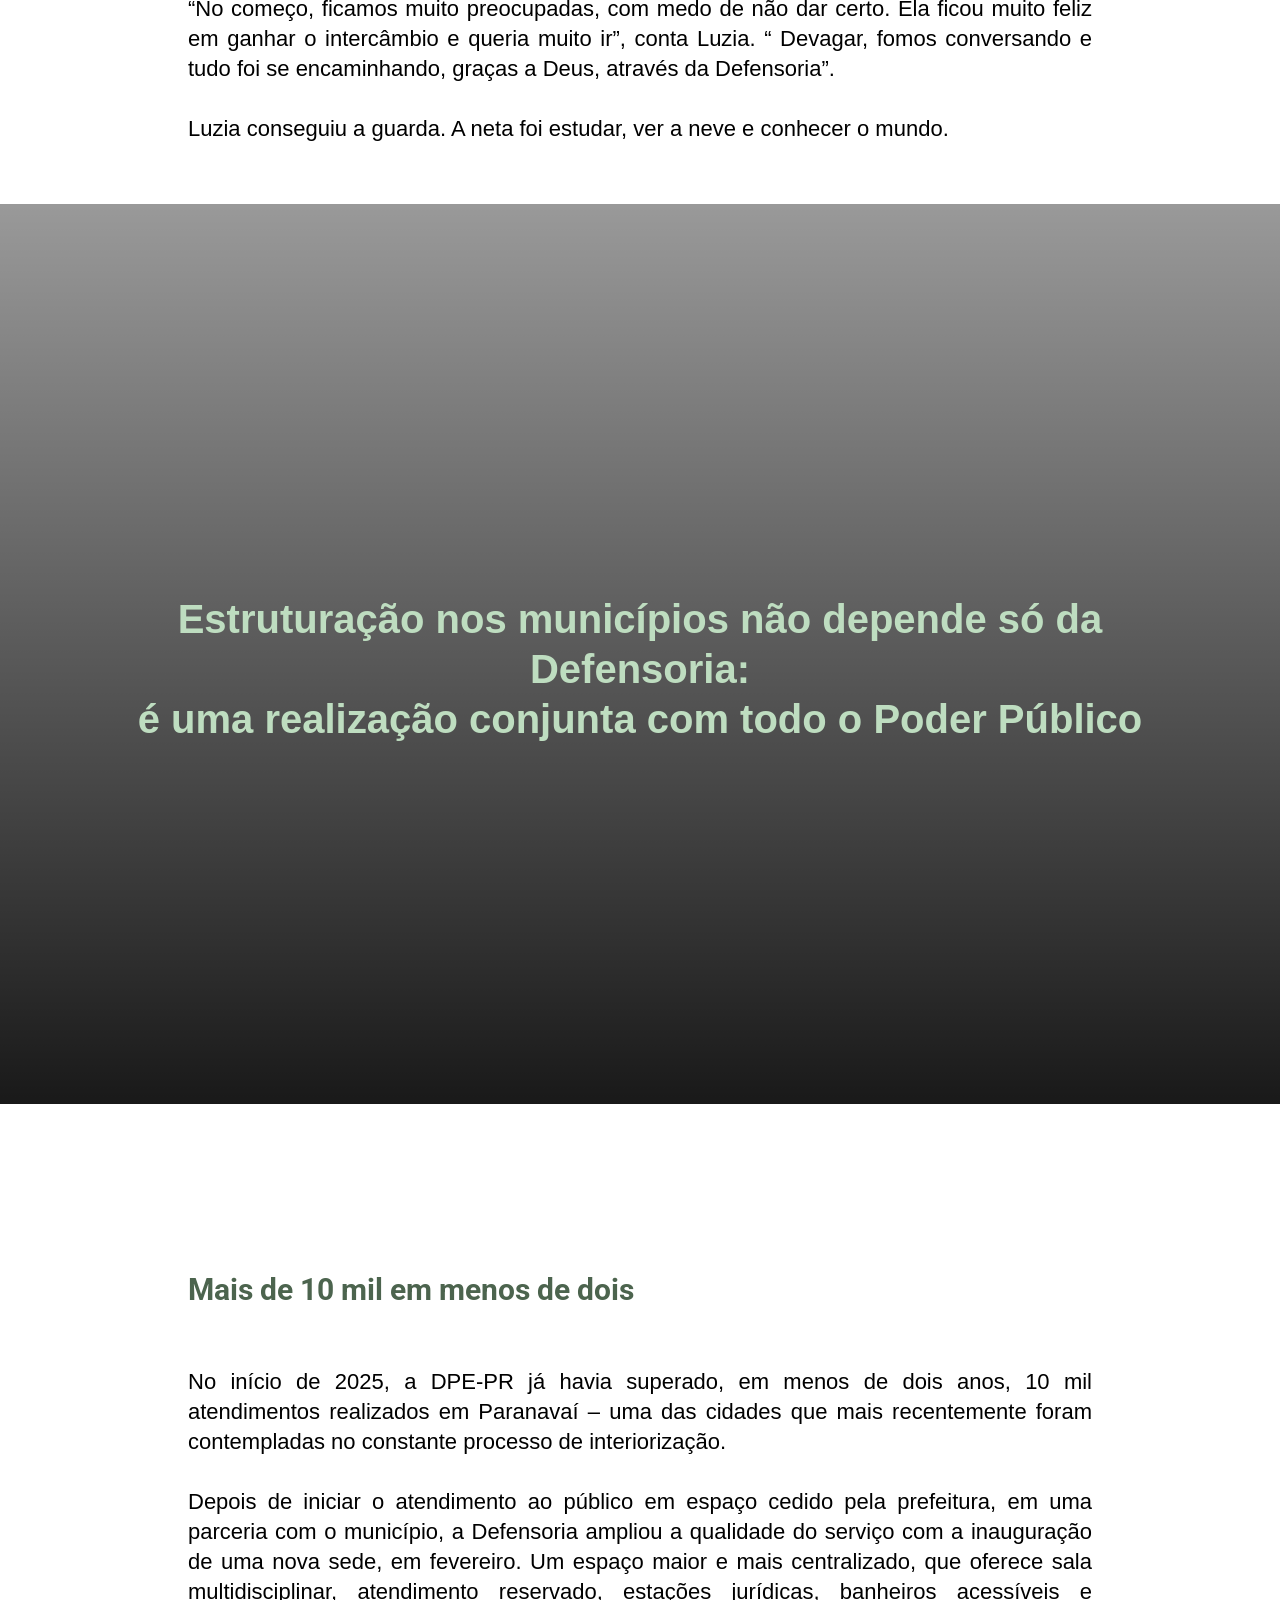
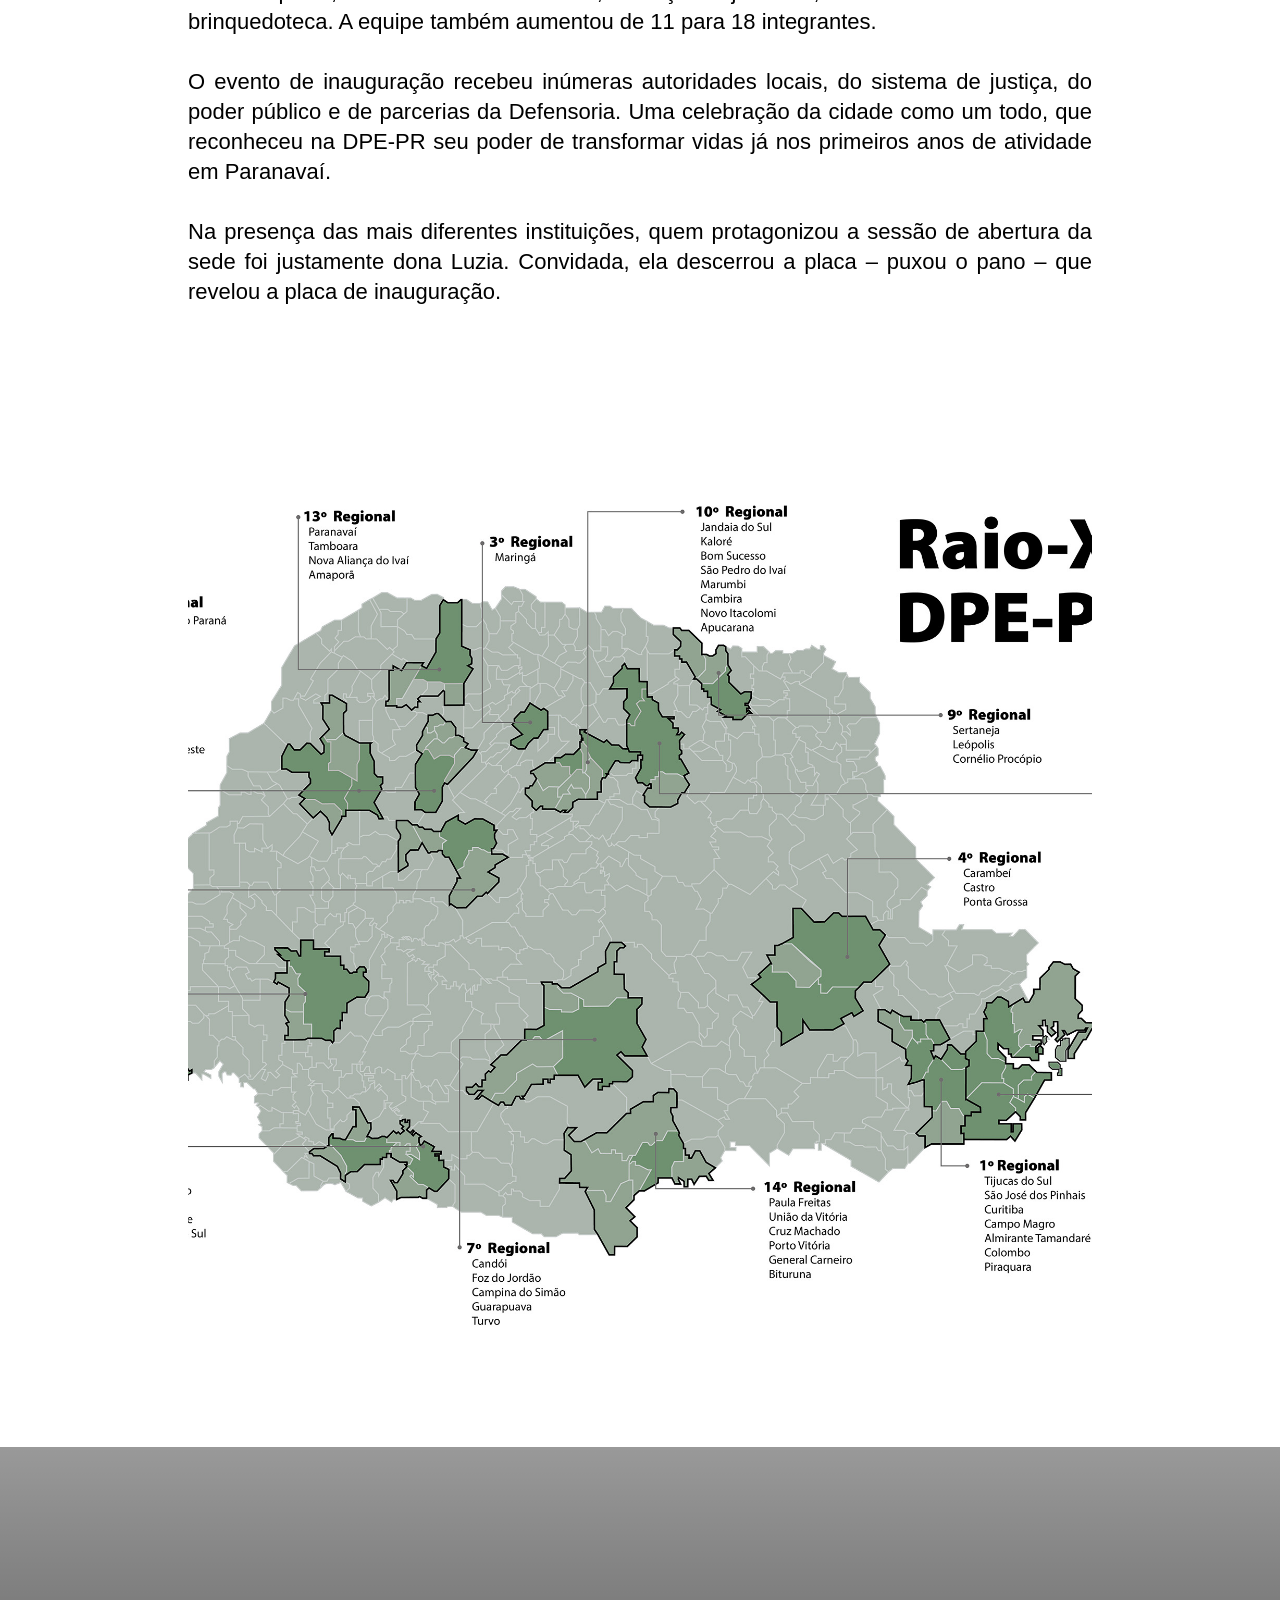
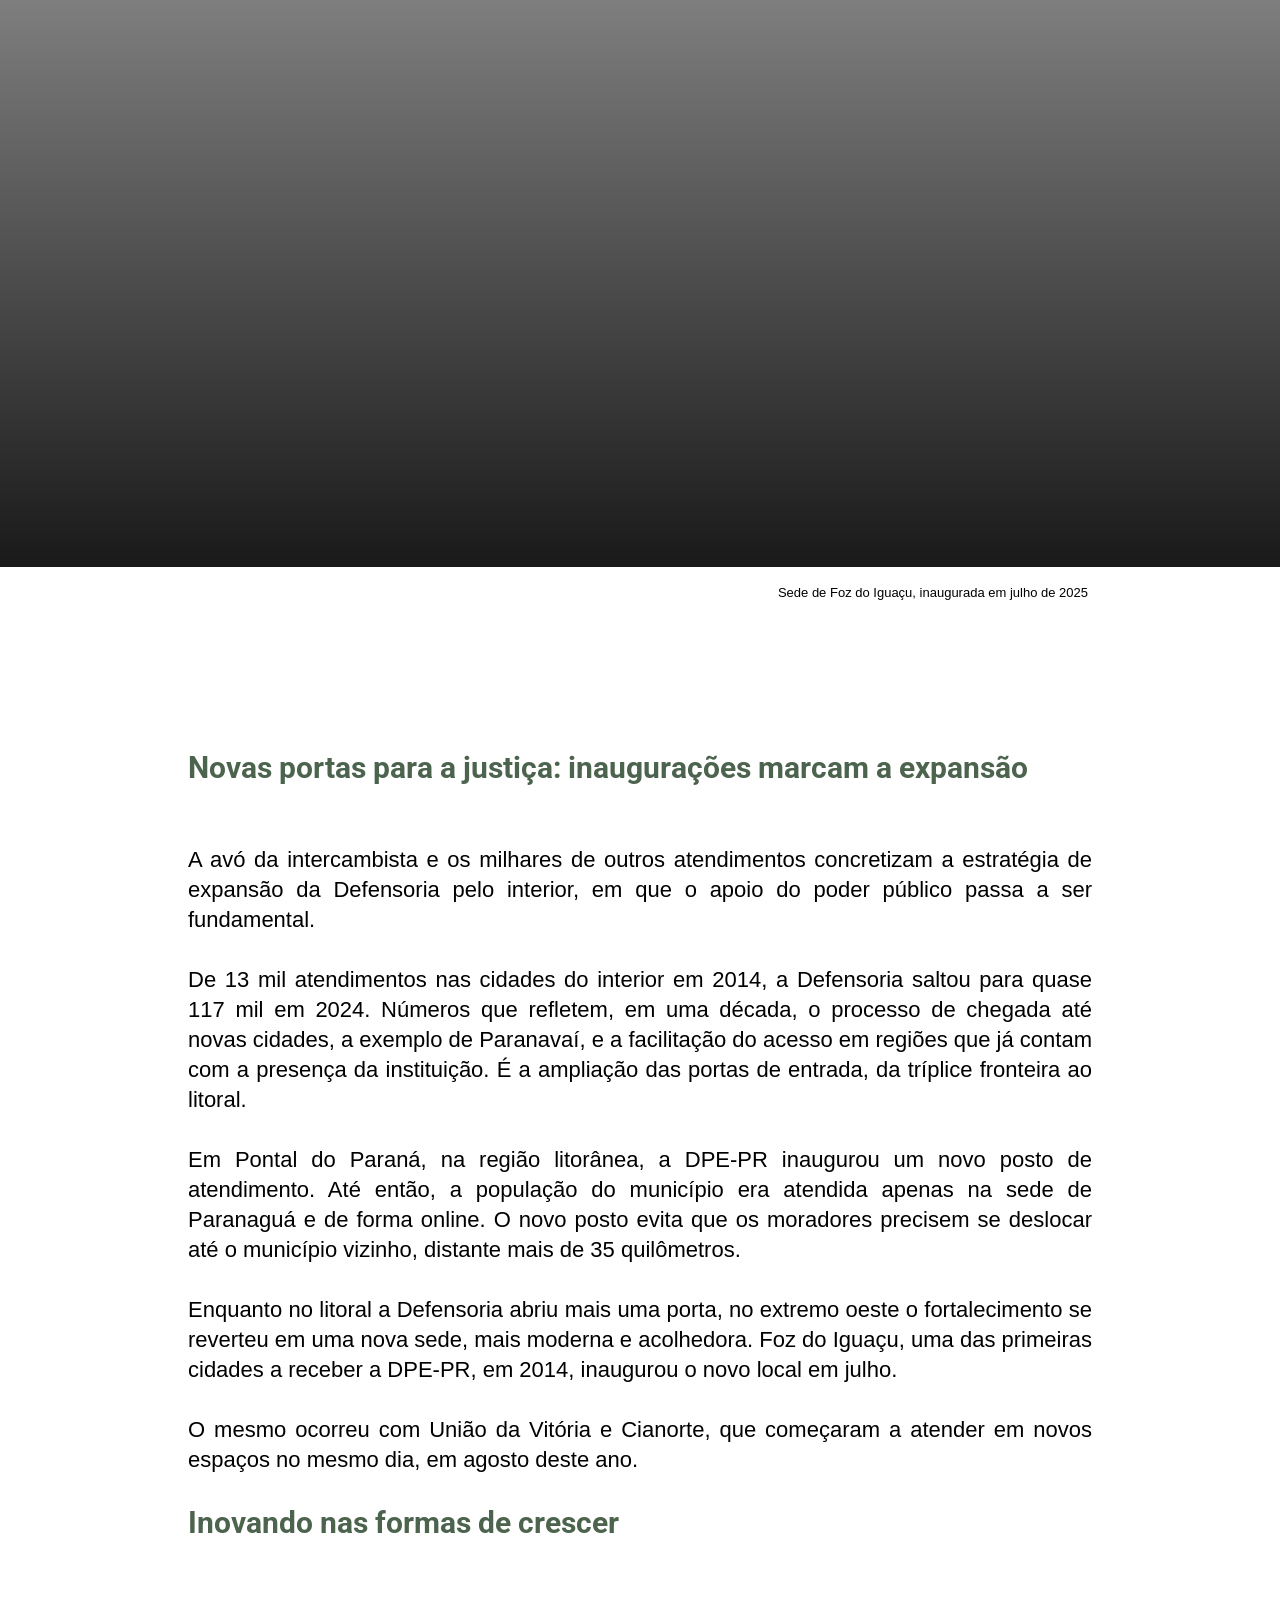
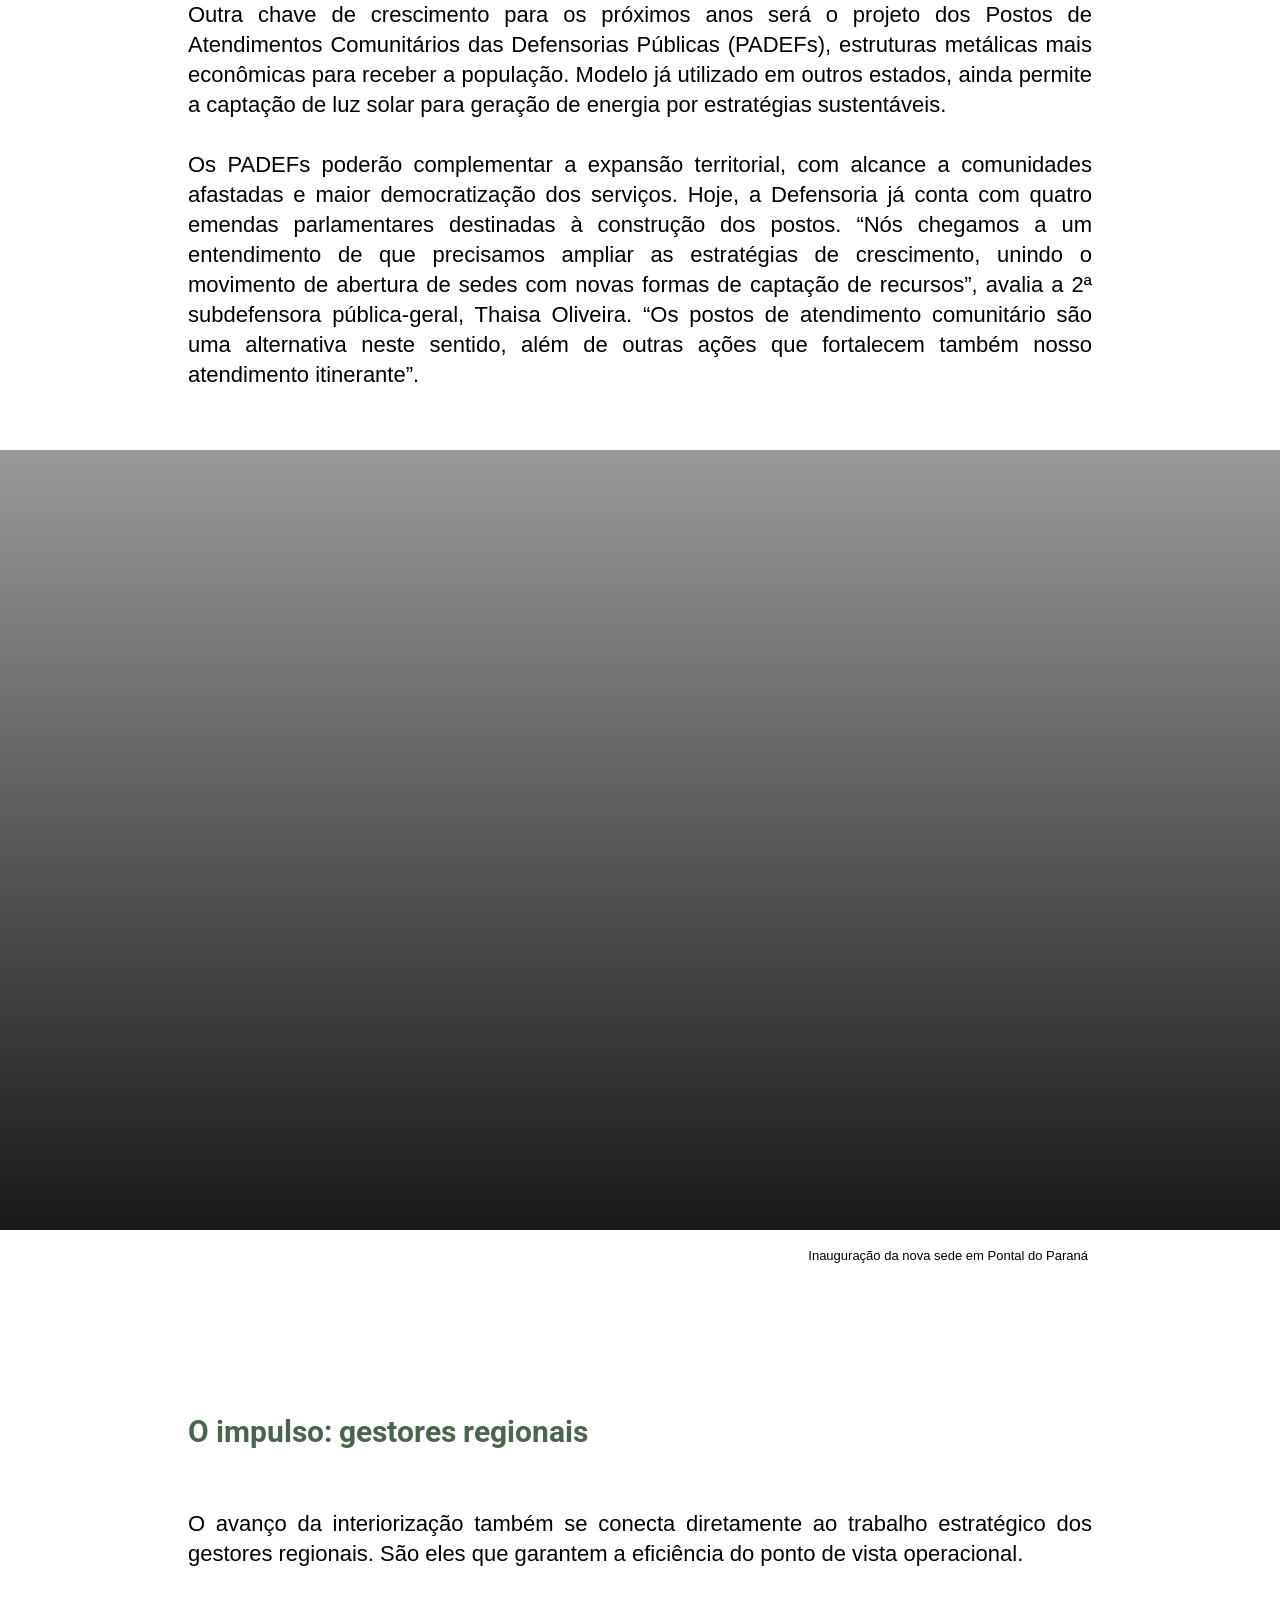
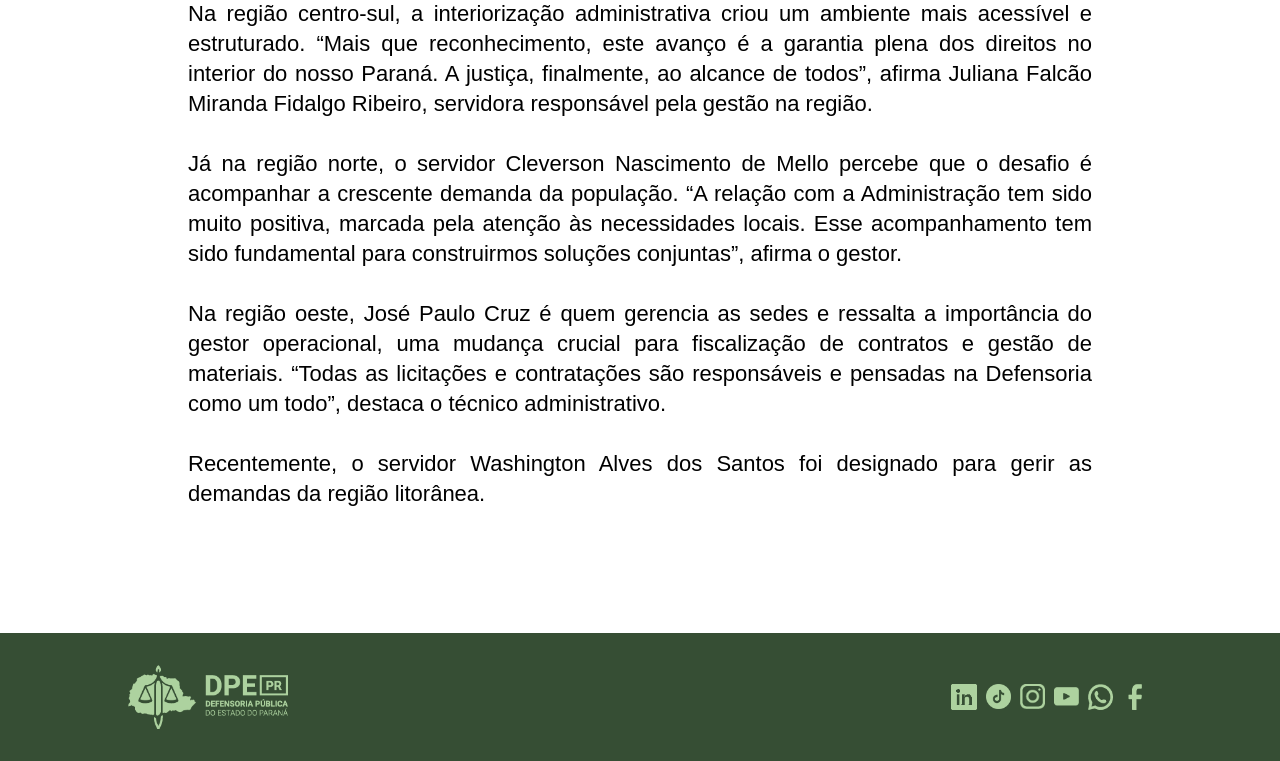
<file: edicao01_mat04/do_Parana_para_o_mundo.html>
<!DOCTYPE html>

<html lang="pt-br">
<head>

  <meta charset="UTF-8">
  <title>Revista Nossa Defensoria | Na esquina de casa</title>
  <meta name="viewport" content="width=device-width, initial-scale=1.0">

  <!-- fonts  -->
  <link rel="preconnect" href="https://fonts.googleapis.com">
  <link rel="preconnect" href="https://fonts.gstatic.com" crossorigin>
  <link href="https://fonts.googleapis.com/css2?family=Roboto:ital,wght@0,100..900;1,100..900&display=swap" rel="stylesheet">

  <!-- Swiper CSS -->
  <link rel="stylesheet" href="https://cdn.jsdelivr.net/npm/swiper@11/swiper-bundle.min.css" />

  <!-- CSS Interno -->
  <link rel="stylesheet" href="./css/estilo.css" />
  <link rel="stylesheet" href="../css/footer.css" />
  <link rel="stylesheet" href="../css/header.css" />

</head>

<body>

<!-- MATERIA DA CAPA -->
<div id="ed01_mat04">

  <!-- MOBILE -->
  <div class="mobile">

    <!-- Progress Bars -->
    <div class="progress-container" id="progress-container"></div>
    <div class="fechar_storie" onclick="window.location.href='../index.html'"></div>


    <!-- Swiper container -->
    <div class="swiper">
      <div class="swiper-wrapper">

        <!-- Slide 1 -->
        <div class="swiper-slide">
          <div class="testeDegradeCima"></div>
          <div class="testeDegradeBaixo"></div>

          <div class="blocoDeTexto">

            <div class="tituloMateria">
              Do litoral à fronteira, do Paraná para o mundo
            </div>
            <div class="gravata">
              O avanço da Defensoria pelo interior – sob o protagonismo da população – mostra o impacto da instituição em cada cidade e na vida de cada família
            </div>
            
          </div>
          

          <img src="./assets/tela1.jpg" alt="Imagem 1" class="slide-image">       
        </div>

        <!-- Slide 2 -->
        <div class="swiper-slide">
          <div class="testeDegradeCima"></div>
          <div class="testeDegradeBaixo2"></div> 
          <img src="./assets/tela2.jpg" alt="Imagem 1" class="slide-image"> 
          <div class="texto">
            
            <p>
              A realização de um sonho dividido entre avó e neta - e uma conexão Brasil-Canadá - mostra que a chegada da Defensoria ao interior muda perspectivas de vida. Mudou o destino de uma família, e também de toda uma cidade.
            </p> 

          </div>
        </div>

        <!-- Slide 3 -->
        <div class="swiper-slide">
          <div class="testeDegradeCima"></div>
          <div class="testeDegradeBaixo"></div>
          <img src="./assets/tela3.jpg" alt="Imagem 2" class="slide-image">
          <div class="texto">
            
            <p>
              No ano passado, dona Luzia de Oliveira encontrou na Defensoria o apoio que precisava para formalizar a guarda da neta. Um procedimento juridicamente simples, mas que representava algo maior para elas. A menina só tinha o nome da mãe no documento, já que o pai morreu antes de seu nascimento. Aos seis meses de vida, a avó paterna assumiu integralmente os cuidados da criança, e as duas viveram juntas, desde então, em Paranavaí.
            </p> 

          </div>

        </div>

        <!-- Slide 4 -->
        <div class="swiper-slide">
          <div class="testeDegradeCima"></div>
          <div class="testeDegradeBaixo"></div>
          <img src="./assets/tela4.jpg" alt="Imagem 2" class="slide-image">
          <div class="texto">
            
            <p>
              Só que mais do que a oficialização de um vínculo biológico e afetivo, que se estende por 16 anos, a regularização da guarda significava também o passaporte da neta para o Canadá. A menina foi aprovada no programa de intercâmbio Ganhando o Mundo, do Governo do Estado, mas não podia viajar para a América do Norte por não ter o nome do pai na certidão de nascimento.   
            </p> 

          </div>

        </div>

        <!-- Slide 5 -->
        <div class="swiper-slide">
          <div class="testeDegradeCima"></div>
          <div class="testeDegradeBaixo"></div>
          <img src="./assets/tela5.jpg" alt="Imagem 2" class="slide-image">
          <div class="texto">
            
            <p>
              “No começo, ficamos muito preocupadas, com medo de não dar certo. Ela ficou muito feliz de ter ganhado o intercâmbio e queria muito ir”, conta Luzia. “ Devagar, fomos conversando e tudo foi se encaminhando, graças a Deus, através da Defensoria”.   
            </p> 
            <p>
              Luzia conseguiu a guarda. A neta foi estudar, ver a neve e conhecer o mundo.
            </p>

          </div>

        </div>

        <!-- Slide 6 -->
        <div class="swiper-slide">
          <div class="testeDegradeCima"></div>
          <div class="testeDegradeBaixo"></div>
          <img src="./assets/tela6.jpg" alt="Imagem 2" class="slide-image">
          <div class="texto">
            
            <p class="subtitulo">Mais de 10 mil em menos de dois</p>
            <p>
              No início de 2025, a DPE-PR já havia superado, em menos de dois anos, 10 mil atendimentos realizados em Paranavaí - uma das cidades que mais recentemente foram contempladas no processo de interiorização.    
            </p>
            <p>
              Depois de iniciar o atendimento ao público em espaço cedido pela prefeitura, a Defensoria ampliou a qualidade do serviço com a inauguração de uma nova sede.
            </p>

          </div>
        </div>

        <!-- Slide 7 -->
        <div class="swiper-slide">
          <div class="testeDegradeCima"></div>
          <div class="testeDegradeBaixo"></div>
          <img src="./assets/tela7.jpg" alt="Imagem 2" class="slide-image">
          <div class="texto">
            
            <p>
              O evento de inauguração recebeu inúmeras autoridades locais, do sistema de justiça, do poder público e de parcerias da Defensoria. Uma celebração da cidade como um todo, que reconheceu na DPE-PR seu poder de transformar vidas já nos primeiros anos de atividade em Paranavaí.    
            </p>
            <p>
              Na presença das mais diferentes instituições, quem protagonizou a sessão de abertura da sede foi justamente dona Luzia. Convidada, ela descerrou a placa - puxou o pano - que revelou a placa de inauguração.
            </p>

          </div>
        </div>

        <!-- Slide 8 -->
        <div class="swiper-slide">
          <div class="testeDegradeCima"></div>
          <div class="testeDegradeBaixo"></div>
          <img src="./assets/tela8.jpg" alt="Imagem 2" class="slide-image">
          <div class="texto">
            
            <p class="subtitulo">
              Novas portas para a justiça: inaugurações marcam a expansão
            </p>
            <p>
              A avó da intercambista e os milhares de outros atendimentos concretizam a estratégia de expansão da Defensoria pelo interior, em que o apoio do poder público passa a ser fundamental.      
            </p> 

          </div>
        </div>

        <!-- Slide 9 -->
        <div class="swiper-slide">
          <div class="testeDegradeCima"></div>
          <div class="testeDegradeBaixo"></div>
          <img src="./assets/tela8.jpg" alt="Imagem 2" class="slide-image">
          <div class="texto">
            
            <p>
              De 13 mil atendimentos nas cidades do interior em 2014, a Defensoria saltou para quase 117 mil em 2024. Números que refletem, em uma década, o processo de chegada até novas cidades, a exemplo de Paranavaí, e a facilitação do acesso em regiões que já contam com a presença da instituição. É a ampliação das portas de entrada, da tríplice fronteira ao litoral.      
            </p> 

          </div>
        </div>


        <!-- Slide 10 -->
        <div class="swiper-slide">
          <div class="testeDegradeCima"></div>
          <div class="testeDegradeBaixo"></div>
          <img src="./assets/tela10.jpg" alt="Imagem 2" class="slide-image">
          <div class="texto">
            
            <p>
              Em Matinhos, na região litorânea, a DPE-PR também inaugurou um novo posto de atendimento em dezembro de 2024. Até então, a população da cidade era atendida apenas na sede de Paranaguá e de forma online. O posto, localizado na Secretaria de Assistência Social - local que já é referência para a população matinhense - evita que as pessoas precisem se deslocar até a sede da DPE-PR em Paranaguá, distante mais de 45 quilômetros.   
            </p> 

          </div>
        </div>

        <!-- Slide 11 -->
        <div class="swiper-slide">
          <div class="testeDegradeCima"></div>
          <div class="testeDegradeBaixo"></div>
          <img src="./assets/tela11.jpg" alt="Imagem 2" class="slide-image">
          <div class="texto">
            
            <p>
              Enquanto no litoral a Defensoria abriu mais uma porta, no extremo oeste o fortalecimento se reverteu em uma nova sede, mais moderna e acolhedora. Foz do Iguaçu, uma das primeiras cidades a receber a DPE-PR, inaugurou o novo local em julho.
      
            </p> 

          </div>
        </div>

        <!-- Slide 12 -->
        <div class="swiper-slide">
          <div class="testeDegradeCima"></div>
          <div class="testeDegradeBaixo"></div>
          <img src="./assets/tela12.jpg" alt="Imagem 2" class="slide-image">
          <div class="texto">
            
            <p class="subtitulo">
              Inovando nas formas de expansão
            </p>
            <p>
              Outra chave de crescimento para os próximos anos será o projeto dos Postos de Atendimentos Comunitários das Defensorias Públicas (PADEFs), estruturas metálicas mais econômicas para receber a população. Modelo já utilizado em outros estados, ainda permite a captação de luz solar para geração de energia por estratégias sustentáveis. 
            </p> 

          </div>
        </div>

        <!-- Slide 13 -->
        <div class="swiper-slide">
          <div class="testeDegradeCima"></div>
          <div class="testeDegradeBaixo"></div>
          <img src="./assets/tela13.jpg" alt="Imagem 2" class="slide-image">
          <div class="texto">
            
            <p>
              Os PADEFs poderão complementar a expansão territorial, com alcance a comunidades afastadas e maior democratização dos serviços. Hoje, a Defensoria já conta com quatro emendas parlamentares destinadas à construção dos postos.   
            </p> 

          </div>
        </div>

        <!-- Slide 14 -->
        <div class="swiper-slide">
          <div class="testeDegradeCima"></div>
          <div class="testeDegradeBaixo"></div>
          <img src="./assets/tela14.jpg" alt="Imagem 2" class="slide-image">
          <div class="texto">
            
            <p>
              “Nós chegamos a um entendimento de que precisamos ampliar as estratégias de crescimento, unindo o movimento de abertura de sedes com novas formas de captação de recursos”, avalia a 2ª subdefensora pública-geral, Thaisa Oliveira. “Os postos de atendimento comunitário são uma alternativa neste sentido, além de outras ações que fortalecem também nosso atendimento itinerante”.
            </p> 

          </div>
        </div>

        <!-- Slide 15 -->
        <div class="swiper-slide">
          <div class="testeDegradeCima"></div>
          <div class="testeDegradeBaixo"></div>
          <img src="./assets/tela15.jpg" alt="Imagem 2" class="slide-image">
          <div class="texto">
            
            <p class="subtitulo">Transformar</p>
            <p>
              Desde inaugurações de novos espaços até o trabalho dos servidores e servidoras, a interiorização busca unir modernidade, eficácia e sustentabilidade para atuar em prol  de quem mais precisa. Conectando todo o Paraná à Defensoria, e permitindo que a presença da instituição represente um novo olhar da população sobre a própria cidade. E que ela possa transformar sonhos na vida cotidiana.
            </p> 

          </div>
        </div>
        
      </div>
    </div>

  </div>
  <!-- MOBILE -->

  <!-- DESKTOP -->
  <div class="desktop">
    <header>
      <div class="header ">
        <div class="contrapontoEdicao"></div>
        <div class="logoRevista" onclick="window.location.href='../../index.html'"></div>
        <div class="edicao">número 1 | Dezembro 2025</div>
      </div>
    </header>

    <div>
      <div id="parallax-world-of-ugg">

        <!-- capa 01 -->
        <section>
            <div class="parallax-capa imagemParallax_img1_mat03_ed01">
              <div>
                <h2>Do litoral à fronteira,<br> do Paraná para o mundo</h2>
                <p class="gravata">
                  O avanço da Defensoria pelo interior – sob o protagonismo da população – <br> mostra o impacto da instituição em cada cidade e na vida de cada família
                </p>
              </div>
            </div>
            <div>
            <p class="legendaParallax">
              Dona Luzia, atendida em Paranavaí, inaugurando a nova sede na município
            </p>
          </div>
        </section>

        <!-- texto -->
        <section>
          <div class="block">
            <p>
              A realização de um sonho dividido entre avó e neta – e uma conexão Brasil-Canadá – mostra que a chegada da Defensoria ao interior muda perspectivas de vida. Mudou o destino de uma família, e também de toda uma cidade.
            </p>
            <p>
              No ano passado, dona Luzia de Oliveira encontrou na Defensoria o apoio que precisava para formalizar a guarda da neta. Um procedimento juridicamente simples, mas que representava algo maior para elas. A menina só tinha o nome da mãe no documento, já que o pai morreu antes de seu nascimento. Aos seis meses de vida, a avó paterna assumiu integralmente os cuidados da criança, e as duas viveram juntas, desde então, em Paranavaí.
            </p>
            <p>
              Só que mais do que a oficialização de um vínculo biológico e afetivo, que se estende por 16 anos, a regularização da guarda significava também o passaporte da neta para o Canadá. A menina foi aprovada no programa de intercâmbio Ganhando o Mundo, do Governo do Estado, mas não podia viajar para a América do Norte por não ter o nome do pai na certidão de nascimento. 
            </p>
            <p>
              “No começo, ficamos muito preocupadas, com medo de não dar certo. Ela ficou muito feliz em ganhar o intercâmbio e queria muito ir”, conta Luzia. “ Devagar, fomos conversando e tudo foi se encaminhando, graças a Deus, através da Defensoria”.
            </p>
            <p>
              Luzia conseguiu a guarda. A neta foi estudar, ver a neve e conhecer o mundo. 
            </p>
            
        </section>

        <!-- imagem parallax 02 -->
        <section>
          <div class="parallax-meiotexto imagemParallax_img02_mat04_ed01">
            <p>
              Estruturação nos municípios não depende só da Defensoria: <br>é uma realização conjunta com todo o Poder Público
            </p>
          </div>
          <div>
            <p class="legendaParallax">
              
            </p>
          </div>
        </section>

        <!-- texto -->
        <section>
          <div class="block">

            <h3>
              Mais de 10 mil em menos de dois
            </h3>

            <p>
              No início de 2025, a DPE-PR já havia superado, em menos de dois anos, 10 mil atendimentos realizados em Paranavaí – uma das cidades que mais recentemente foram contempladas no constante processo de interiorização. 
            </p>
            <p>
              Depois de iniciar o atendimento ao público em espaço cedido pela prefeitura, em uma parceria com o município, a Defensoria ampliou a qualidade do serviço com a inauguração de uma nova sede, em fevereiro. Um espaço maior e mais centralizado, que oferece sala multidisciplinar, atendimento reservado, estações jurídicas, banheiros acessíveis e brinquedoteca. A equipe também aumentou de 11 para 18 integrantes.
            </p>
            <p>
              O evento de inauguração recebeu inúmeras autoridades locais, do sistema de justiça, do poder público e de parcerias da Defensoria. Uma celebração da cidade como um todo, que reconheceu na DPE-PR seu poder de transformar vidas já nos primeiros anos de atividade em Paranavaí. 
            </p>
            <p>
              Na presença das mais diferentes instituições, quem protagonizou a sessão de abertura da sede foi justamente dona Luzia. Convidada, ela descerrou a placa – puxou o pano – que revelou a placa de inauguração.
            </p>

            <div class="grafico"></div>
            
        </section>

        <!-- imagem parallax 03 -->
        <section>
          <div class="parallax-meiotexto imagemParallax_img04_mat04_ed01">
            <h2></h2>
          </div>
          <div >
            <p class="legendaParallax">
              Sede de Foz do Iguaçu, inaugurada em julho de 2025
            </p>
          </div>
        </section>

        <!-- texto -->
        <section>
          <div class="block">

            <h3>
              Novas portas para a justiça: inaugurações marcam a expansão
            </h3>

            <p>
              A avó da intercambista e os milhares de outros atendimentos concretizam a estratégia de expansão da Defensoria pelo interior, em que o apoio do poder público passa a ser fundamental. 
            </p>

            <p>
              De 13 mil atendimentos nas cidades do interior em 2014, a Defensoria saltou para quase 117 mil em 2024. Números que refletem, em uma década, o processo de chegada até novas cidades, a exemplo de Paranavaí, e a facilitação do acesso em regiões que já contam com a presença da instituição. É a ampliação das portas de entrada, da tríplice fronteira ao litoral.
            </p>

            <p>
              Em Pontal do Paraná, na região litorânea, a DPE-PR inaugurou um novo posto de atendimento. Até então, a população do município era atendida apenas na sede de Paranaguá e de forma online. O novo posto evita que os moradores precisem se deslocar até o município vizinho, distante mais de 35 quilômetros. 
            </p>

            <p>
              Enquanto no litoral a Defensoria abriu mais uma porta, no extremo oeste o fortalecimento se reverteu em uma nova sede, mais moderna e acolhedora. Foz do Iguaçu, uma das primeiras cidades a receber a DPE-PR, em 2014, inaugurou o novo local em julho. 
            </p>

            <p>
              O mesmo ocorreu com União da Vitória e Cianorte, que começaram a atender em novos espaços no mesmo dia, em agosto deste ano.
            </p>

            <h3>
              Inovando nas formas de crescer
            </h3>

            <p>
              Outra chave de crescimento para os próximos anos será o projeto dos Postos de Atendimentos Comunitários das Defensorias Públicas (PADEFs), estruturas metálicas mais econômicas para receber a população. Modelo já utilizado em outros estados, ainda permite a captação de luz solar para geração de energia por estratégias sustentáveis.
            </p>

            <p>
              Os PADEFs poderão complementar a expansão territorial, com alcance a comunidades afastadas e maior democratização dos serviços. Hoje, a Defensoria já conta com quatro emendas parlamentares destinadas à construção dos postos. “Nós chegamos a um entendimento de que precisamos ampliar as estratégias de crescimento, unindo o movimento de abertura de sedes com novas formas de captação de recursos”, avalia a 2ª subdefensora pública-geral, Thaisa Oliveira. “Os postos de atendimento comunitário são uma alternativa neste sentido, além de outras ações que fortalecem também nosso atendimento itinerante”.
            </p>

            <!-- <p class="line-break margin-top-10"></p> -->

          </div>
        </section>

        <!-- imagem parallax 04 -->
        <section>
          <div class="parallax-meiotexto imagemParallax_img05_mat04_ed01">
            <p>
              
            </p>
            <p class="assinaturaDeclara">
              
            </p>
          </div>
          <div>
            <p class="legendaParallax">
              Inauguração da nova sede em Pontal do Paraná
            </p>
          </div>
        </section>

        <!-- texto -->
        <section>
          <div class="block">

            <h3>
              O impulso: gestores regionais
            </h3>

            <p>
              O avanço da interiorização também se conecta diretamente ao trabalho estratégico dos gestores regionais. São eles que garantem a eficiência do ponto de vista operacional.
            </p>

            <p>
              Na região centro-sul, a interiorização administrativa criou um ambiente mais acessível e estruturado. “Mais que reconhecimento, este avanço é a garantia plena dos direitos no interior do nosso Paraná. A justiça, finalmente, ao alcance de todos”, afirma Juliana Falcão Miranda Fidalgo Ribeiro, servidora responsável pela gestão na região.
            </p>

            <p>
              Já na região norte, o servidor Cleverson Nascimento de Mello percebe que o desafio é acompanhar a crescente demanda da população. “A relação com a Administração tem sido muito positiva, marcada pela atenção às necessidades locais. Esse acompanhamento tem sido fundamental para construirmos soluções conjuntas”, afirma o gestor. 
            </p>

            <p>
              Na região oeste, José Paulo Cruz é quem gerencia as sedes e ressalta a importância do gestor operacional, uma mudança crucial para fiscalização de contratos e gestão de materiais. “Todas as licitações e contratações são responsáveis e pensadas na Defensoria como um todo”, destaca o técnico administrativo.
            </p>

            <p>
              Recentemente, o servidor Washington Alves dos Santos foi designado para gerir as demandas da região litorânea.
            </p>
            
            
            <!-- <p class="line-break margin-top-10"></p> -->

          </div>
        </section>


      
      </div>
    </div>

    <footer>
      <div class="footer">
        <div class="logoDPEPR" onclick="window.location.href='https://www.defensoriapublica.pr.def.br/'"></div>
        <div class="contatos">
          <div class="contatosLinkedin" onclick="window.location.href='https://www.facebook.com/DefensoriaPublicaPR/'"></div>
          <div class="contatosTiktok" onclick="window.location.href='https://www.facebook.com/DefensoriaPublicaPR/'"></div>
          <div class="contatosInsta" onclick="window.location.href='https://www.instagram.com/defensoriapublicapr/'"></div>
          <div class="contatosYoutube" onclick="window.location.href='https://www.youtube.com/c/DefensoriaPR/'"></div>
          <div class="contatosWtsp" onclick="window.location.href='https://wa.me/4191883726'"></div>
          <div class="contatosFace" onclick="window.location.href='https://www.facebook.com/DefensoriaPublicaPR/'"></div>
        </div>
      </div>
    </footer>
  </div>
  <!-- DESKTOP -->

</div>
<!-- MATERIA DE CAPA -->




<!-- Swiper JS -->
<script src="https://cdn.jsdelivr.net/npm/swiper@11/swiper-bundle.min.js"></script>
<script src="./script/script.js"></script>


</body>

</html>
</file>
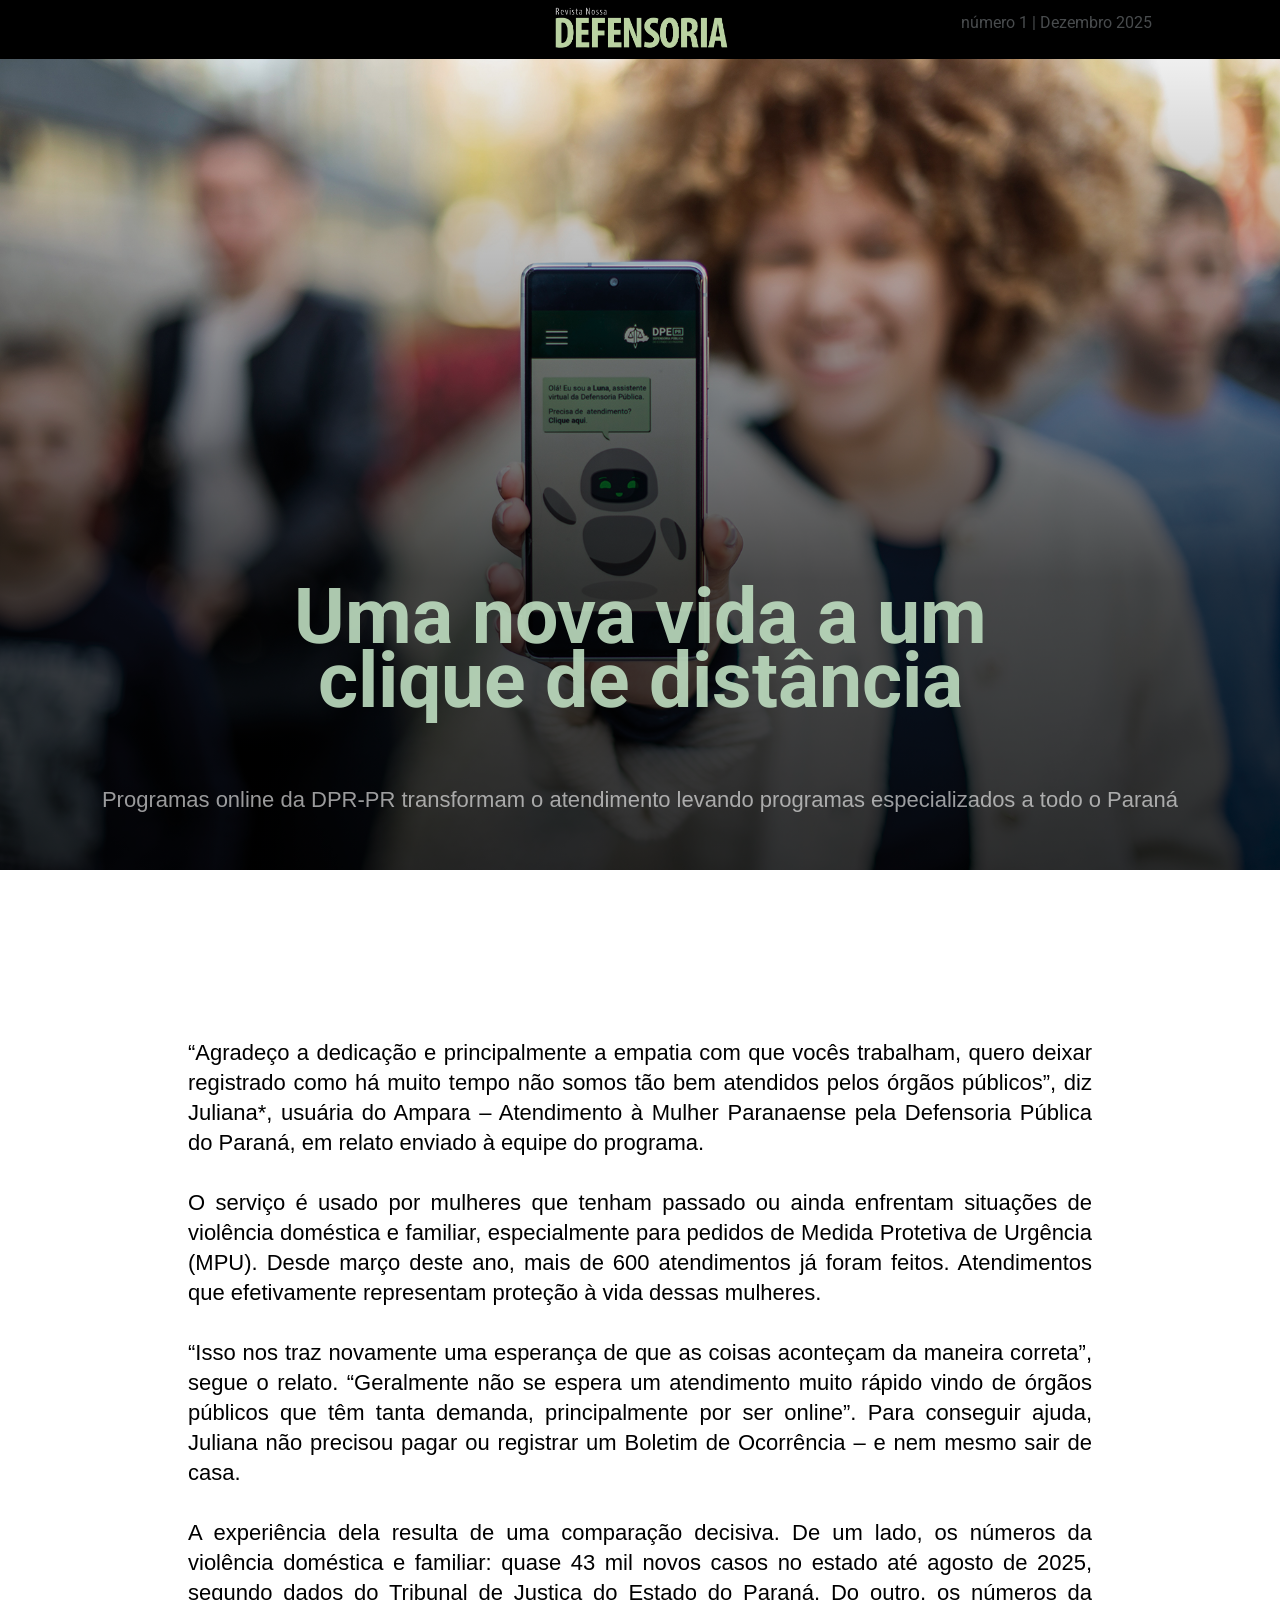
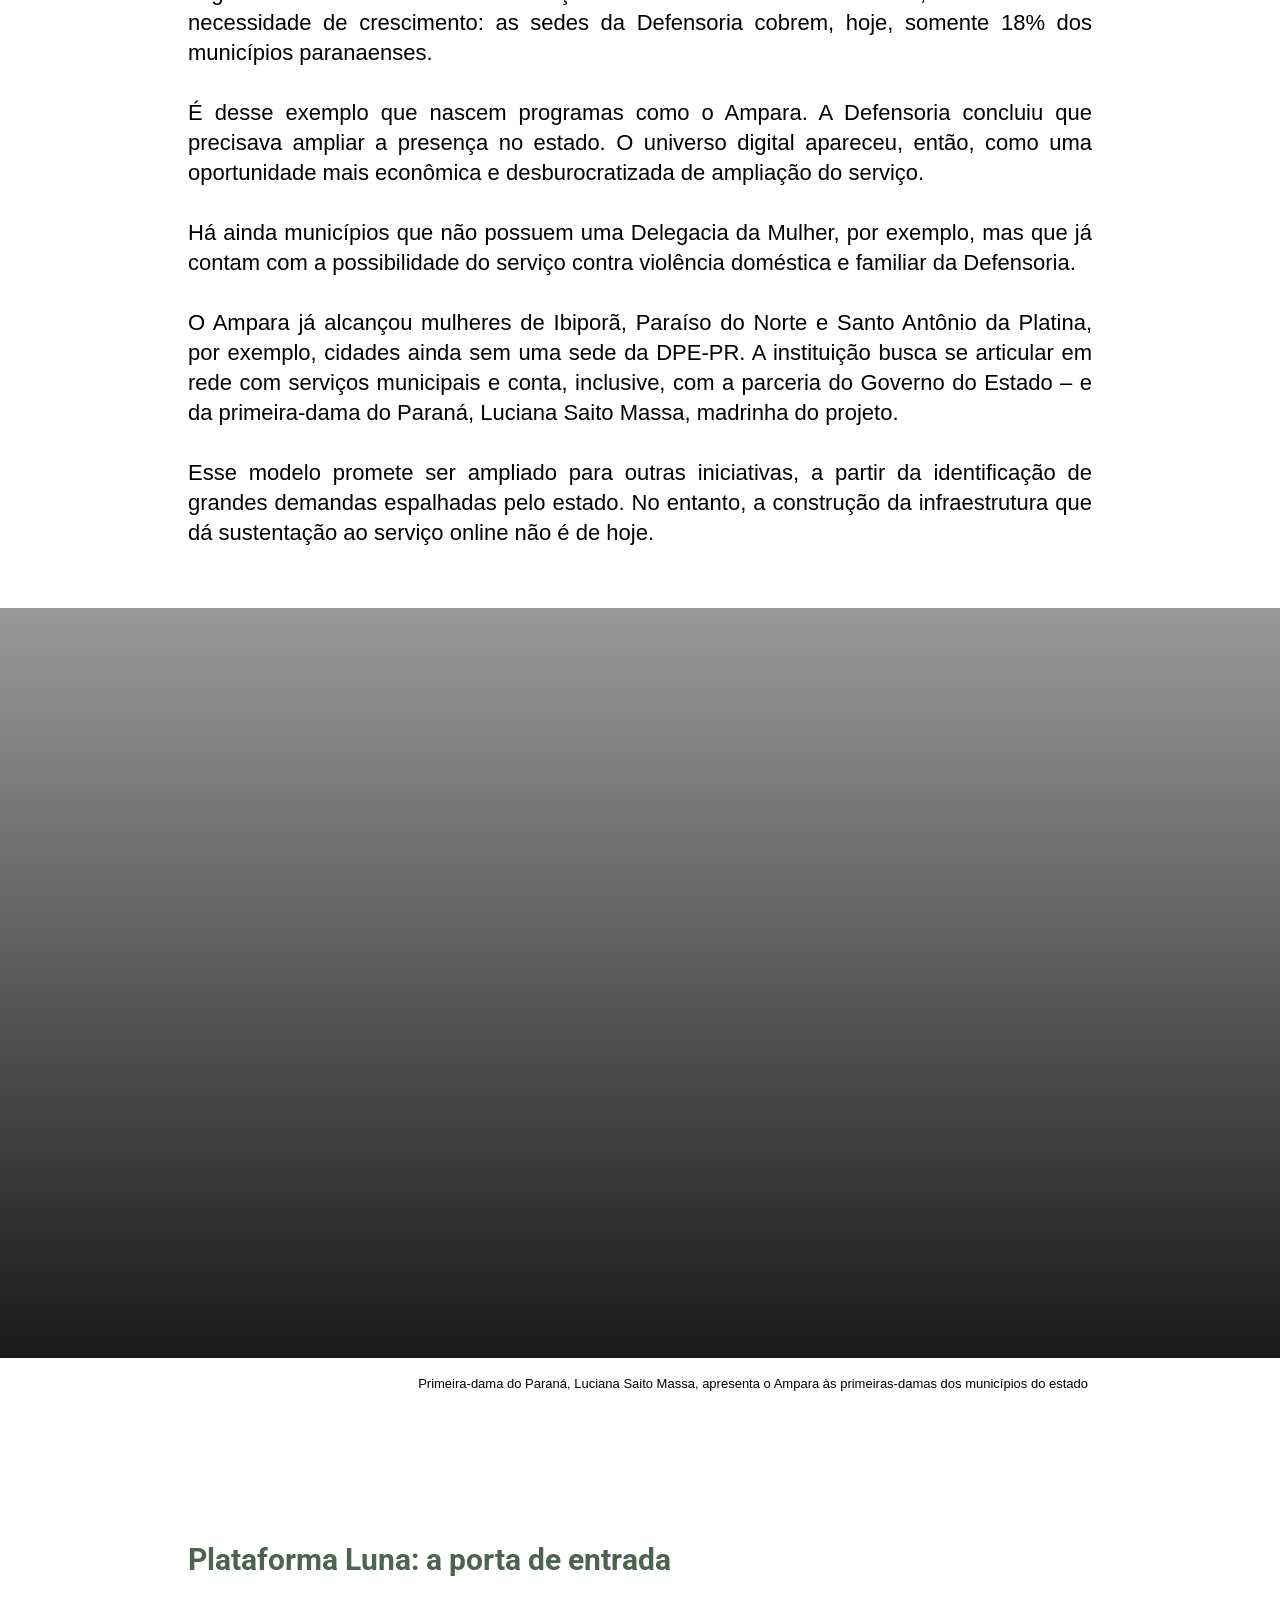
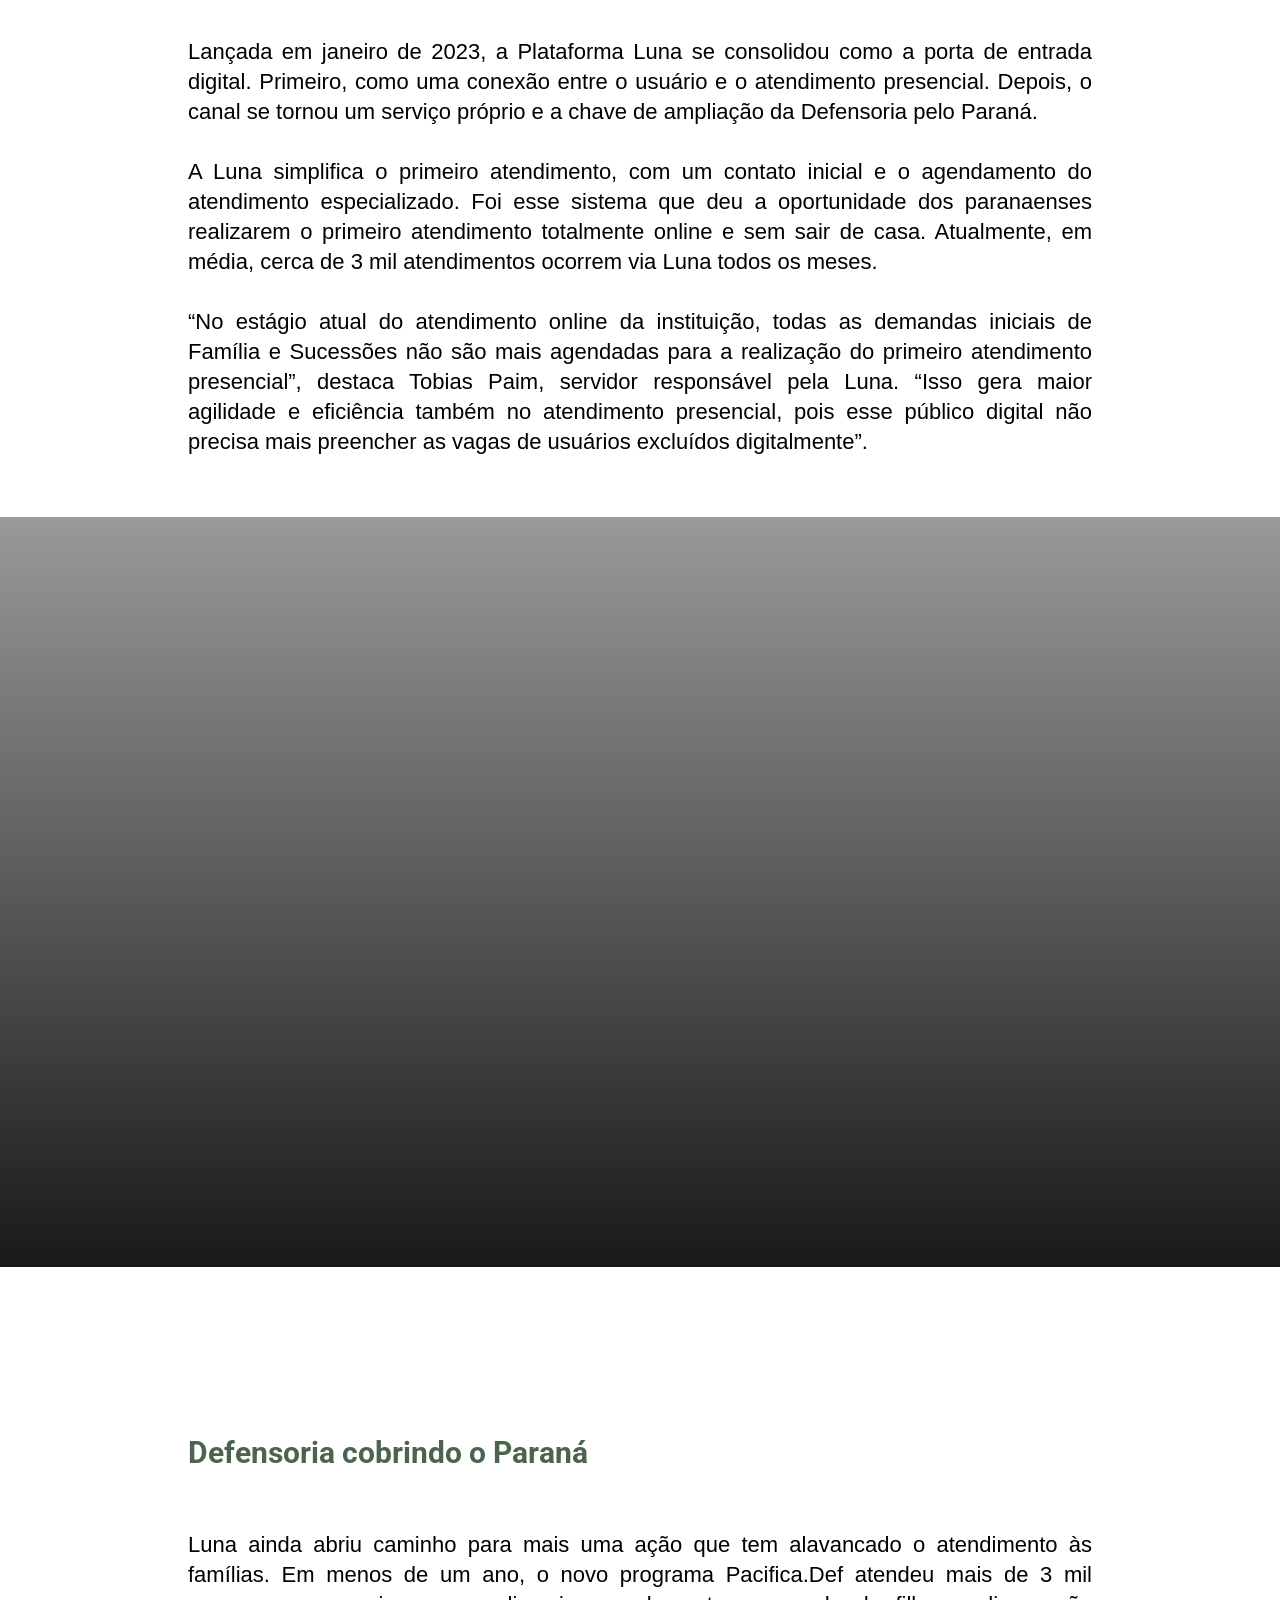
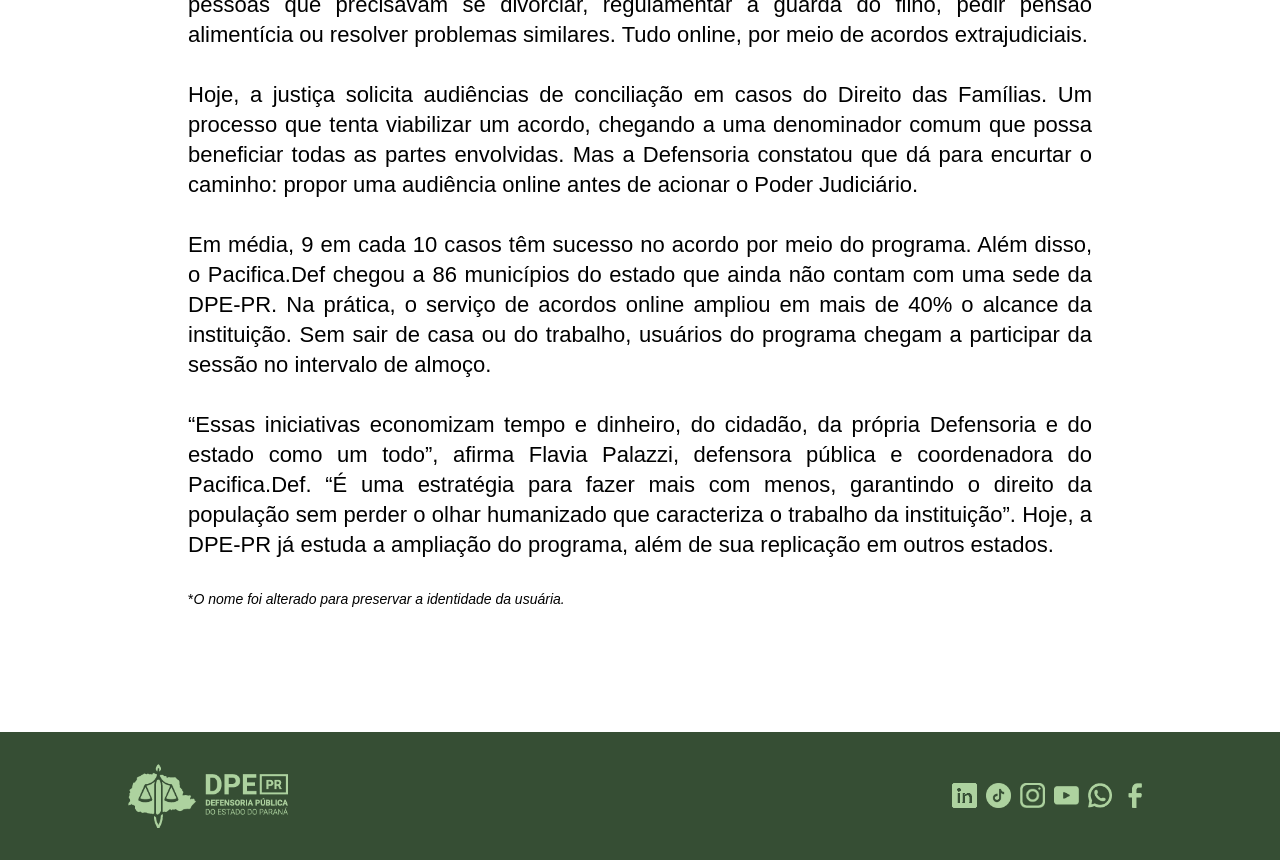
<file: edicao01_mat05/uma_nova_vida.html>
<!DOCTYPE html>

<html lang="pt-br">
<head>

  <meta charset="UTF-8">
  <title>Revista Nossa Defensoria | Na esquina de casa</title>
  <meta name="viewport" content="width=device-width, initial-scale=1.0">

  <!-- fonts  -->
  <link rel="preconnect" href="https://fonts.googleapis.com">
  <link rel="preconnect" href="https://fonts.gstatic.com" crossorigin>
  <link href="https://fonts.googleapis.com/css2?family=Roboto:ital,wght@0,100..900;1,100..900&display=swap" rel="stylesheet">

  <!-- Swiper CSS -->
  <link rel="stylesheet" href="https://cdn.jsdelivr.net/npm/swiper@11/swiper-bundle.min.css" />

  <!-- CSS Interno -->
  <link rel="stylesheet" href="./css/estilo.css" />
  <link rel="stylesheet" href="../css/footer.css" />
  <link rel="stylesheet" href="../css/header.css" />

</head>
<body>



<!-- MATERIA DA CAPA -->
<div id="ed01_mat05">

  <!-- MOBILE -->
  <div class="mobile">

    <!-- Progress Bars -->
    <div class="progress-container" id="progress-container"></div>
    <div class="fechar_storie" onclick="window.location.href='../index.html'"></div>

    <!-- Swiper container -->
    <div class="swiper">
      <div class="swiper-wrapper">

        <!-- Slide 1 --> <!-- capa -->
        <div class="swiper-slide">
          <div class="testeDegradeCima"></div>
          <div class="testeDegradeBaixo"></div>

          <div class="blocoDeTexto">

            <div class="tituloMateria">
              Uma nova vida a um clique de distância
            </div>
            <div class="gravata">
              Programas online da DPR-PR transformam o atendimento levando programas especializados a todo o Paraná
            </div>
            
          </div>
          

          <img src="./assets/tela1.jpg" alt="Imagem 1" class="slide-image">       
        </div>

        <!-- Slide 2 -->
        <div class="swiper-slide">
          <div class="testeDegradeCima"></div>
          <div class="testeDegradeBaixo2"></div> 
          <img src="./assets/tela2.jpg" alt="Imagem 1" class="slide-image"> 
          <div class="texto">
            
            <p>
              “Agradeço a dedicação e principalmente a empatia com que vocês trabalham, quero deixar registrado como há muito tempo não somos tão bem atendidos pelos órgãos públicos”, diz Juliana*, usuária do Ampara - Atendimento à Mulher Paranaense pela Defensoria Pública do Paraná, em relato enviado à equipe do programa. 
            </p>
            <br>
            <p>
              * O nome foi alterado para preservar a identidade da usuária.
            </p>

          </div>
        </div>

        <!-- Slide 3 -->
        <div class="swiper-slide">
          <div class="testeDegradeCima"></div>
          <div class="testeDegradeBaixo"></div>
          <img src="./assets/tela3.jpg" alt="Imagem 2" class="slide-image">
          <div class="texto">
            
            <p>
              O serviço é usado por mulheres que tenham passado ou ainda enfrentam situações de violência doméstica e familiar, especialmente para pedidos de Medida Protetiva de Urgência (MPU). De serviço jurídico até apoio psicológico e de serviço social. Desde março deste ano, quando o Ampara foi lançado, <strong>mais de 600 atendimentos já foram feitos</strong>. Atendimentos que efetivamente representam proteção à vida dessas mulheres.
            </p> 

          </div>

        </div>

        <!-- Slide 4 -->
        <div class="swiper-slide">
          <div class="testeDegradeCima"></div>
          <div class="testeDegradeBaixo"></div>
          <img src="./assets/tela4.jpg" alt="Imagem 2" class="slide-image">
          <div class="texto">
            
            <p>
              “Isso nos traz novamente uma esperança de que as coisas aconteçam da maneira correta”, segue o relato. “Eu me surpreendi com a agilidade, educação, gentileza e empatia com que fui atendida. Geralmente não se espera um atendimento muito rápido vindo de órgãos públicos que têm tanta demanda, principalmente por ser online". Para conseguir ajuda, Juliana não precisou pagar, registrar um Boletim de Ocorrência e nem mesmo sair de casa. Foi tudo pelo site do Ampara.  
            </p> 

          </div>

        </div>

        <!-- Slide 5 -->
        <div class="swiper-slide">
          <div class="testeDegradeCima"></div>
          <div class="testeDegradeBaixo"></div>
          <img src="./assets/tela5.jpg" alt="Imagem 2" class="slide-image">
          <div class="texto">
            
            <p>
              A experiência dela resulta de uma comparação decisiva. De um lado, os números da violência doméstica e familiar: quase 27 mil novos casos no estado somente nos cinco primeiros meses de 2025, segundo dados do Tribunal de Justiça do Estado do Paraná. Do outro, os números da necessidade de crescimento: as sedes da Defensoria cobrem, hoje, somente 18% dos municípios paranaenses.
            </p> 

          </div>

        </div>

        <!-- Slide 6 -->
        <div class="swiper-slide">
          <div class="testeDegradeCima"></div>
          <div class="testeDegradeBaixo"></div>
          <img src="./assets/tela6.jpg" alt="Imagem 2" class="slide-image">
          <div class="texto">
            
            <p>
              É desse exemplo que nascem programas como o Ampara. A Defensoria concluiu que precisava ampliar a presença no estado, ainda que não de maneira física. O universo digital apareceu, então, como uma oportunidade mais econômica e desburocratizada de ampliação do serviço.    
            </p> 

          </div>
        </div>

        <!-- Slide 7 -->
        <div class="swiper-slide">
          <div class="testeDegradeCima"></div>
          <div class="testeDegradeBaixo"></div>
          <img src="./assets/tela7.jpg" alt="Imagem 2" class="slide-image">
          <div class="texto">
            
            <p>
              Há ainda municípios que não possuem uma Delegacia da Mulher, por exemplo, mas que já contam com a possibilidade de encaminhar as moradoras para o serviço contra violência doméstica e familiar da Defensoria.     
            </p>
            <p>
              O Ampara já alcançou mulheres de Ibiporã, Paraíso do Norte e Santo Antônio da Platina, por exemplo, cidades ainda sem uma sede da DPE-PR. A instituição conta com a parceria do Governo do Estado - e da primeira-dama do Paraná, Luciana Saito Massa, madrinha do Ampara.
            </p>

          </div>
        </div>

        <!-- Slide 8 -->
        <div class="swiper-slide">
          <div class="testeDegradeCima"></div>
          <div class="testeDegradeBaixo"></div>
          <img src="./assets/tela8.jpg" alt="Imagem 2" class="slide-image">
          <div class="texto">
            
            <p class="subtitulo">
              Plataforma Luna: a porta de entrada     
            </p>
            <p>
              Lançada em janeiro de 2023, a Plataforma Luna se consolidou como a porta de entrada digital. O canal se tornou um serviço próprio e a chave de ampliação da Defensoria pelo Paraná.
            </p>
            <p>
              A Luna simplifica o primeiro atendimento, com um primeiro contato e o agendamento do atendimento especializado. Em média, <strong>cerca de 3 mil atendimentos ocorrem via Luna todos os meses</strong>.
            </p>

          </div>
        </div>

        <!-- Slide 9 -->
        <div class="swiper-slide">
          <div class="testeDegradeCima"></div>
          <div class="testeDegradeBaixo"></div>
          <img src="./assets/tela8.jpg" alt="Imagem 2" class="slide-image">
          <div class="texto">
            
            <p>
              "No estágio atual do atendimento online da instituição, todas as demandas iniciais de Família e Sucessões não são mais agendadas para a realização do primeiro atendimento presencial”, destaca Tobias Paim, servidor responsável pela Luna. “Isso gera maior agilidade e eficiência também no atendimento presencial, pois esse público digital não precisa mais preencher as vagas de usuários excluídos digitalmente".
            </p>

          </div>
        </div>

        <!-- Slide 10 -->
        <div class="swiper-slide">
          <div class="testeDegradeCima"></div>
          <div class="testeDegradeBaixo"></div>
          <img src="./assets/tela10.jpg" alt="Imagem 2" class="slide-image">
          <div class="texto">
            
            <p class="subtitulo">
              Defensoria a quase metade do Paraná
            </p>

            <p>
              A Luna ainda abriu caminho para mais uma ação que tem alavancado o atendimento às famílias. Em menos de um ano, o novo programa Pacifica.Def atendeu mais de 3 mil pessoas que precisavam se divorciar, regulamentar a guarda do filho, pedir pensão alimentícia ou resolver problemas similares.     
            </p> 

          </div>
        </div>

        <!-- Slide 11 -->
        <div class="swiper-slide">
          <div class="testeDegradeCima"></div>
          <div class="testeDegradeBaixo"></div>
          <img src="./assets/tela11.jpg" alt="Imagem 2" class="slide-image">
          <div class="texto">
            
            <p>
              Em média, <strong>9 em cada 10 casos têm sucesso no acordo por meio do programa</strong>. Além disso, o Pacifica.Def chegou a 86 municípios do estado que ainda não contam com uma sede da DPE-PR. Na prática, o serviço de acordos online ampliou em mais de 40% o alcance da instituição. Sem sair de casa ou do trabalho, usuários do programa chegam a participar da sessão no intervalo de almoço. 
      
            </p> 

          </div>
        </div>

        <!-- Slide 12 -->
        <div class="swiper-slide">
          <div class="testeDegradeCima"></div>
          <div class="testeDegradeBaixo"></div>
          <img src="./assets/tela12.jpg" alt="Imagem 2" class="slide-image">
          <div class="texto">
            
            <p>
              “Essas iniciativas economizam tempo e dinheiro, do cidadão, da própria Defensoria e do estado como um todo”, afirma Flavia Palazzi, defensora pública e coordenadora do Pacifica.Def. “É uma estratégia para fazer mais com menos, garantindo o direito da população sem perder o olhar humanizado que caracteriza o trabalho da instituição”. Hoje, a DPE-PR já estuda a ampliação do programa, além de sua replicação em outros estados. 
            </p> 

          </div>
        </div>

      </div>
    </div>

  </div>
  <!-- MOBILE -->

  <!-- DESKTOP -->
  <div class="desktop">
    <header>
      <div class="header ">
        <div class="contrapontoEdicao"></div>
        <div class="logoRevista" onclick="window.location.href='../../index.html'"></div>
        <div class="edicao">número 1 | Dezembro 2025</div>
      </div>
    </header>

    <div>
      <div id="parallax-world-of-ugg">

        <!-- capa 01 -->
        <section>
            <div class="parallax-capa imagemParallax_img1_mat05_ed01">
              <div>
                <h2>Uma nova vida a um <br> clique de distância </h2>
                <p class="gravata">
                  Programas online da DPR-PR transformam o atendimento levando programas especializados a todo o Paraná
                </p>
              </div>
            </div>
            <div>
            <p class="legendaParallax">
            </p>
          </div>
        </section>

        <!-- texto -->
        <section>
          <div class="block">
            <p>
              “Agradeço a dedicação e principalmente a empatia com que vocês trabalham, quero deixar registrado como há muito tempo não somos tão bem atendidos pelos órgãos públicos”, diz Juliana*, usuária do Ampara – Atendimento à Mulher Paranaense pela Defensoria Pública do Paraná, em relato enviado à equipe do programa. 
            </p>
            <p>
              O serviço é usado por mulheres que tenham passado ou ainda enfrentam situações de violência doméstica e familiar, especialmente para pedidos de Medida Protetiva de Urgência (MPU). Desde março deste ano, mais de 600 atendimentos já foram feitos. Atendimentos que efetivamente representam proteção à vida dessas mulheres.
            </p>
            <p>
              “Isso nos traz novamente uma esperança de que as coisas aconteçam da maneira correta”, segue o relato. “Geralmente não se espera um atendimento muito rápido vindo de órgãos públicos que têm tanta demanda, principalmente por ser online”. Para conseguir ajuda, Juliana não precisou pagar ou registrar um Boletim de Ocorrência – e nem mesmo sair de casa.
            </p>
            <p>
              A experiência dela resulta de uma comparação decisiva. De um lado, os números da violência doméstica e familiar: quase 43 mil novos casos no estado até agosto de 2025, segundo dados do Tribunal de Justiça do Estado do Paraná. Do outro, os números da necessidade de crescimento: as sedes da Defensoria cobrem, hoje, somente 18% dos municípios paranaenses. 
            </p>
            <p>
              É desse exemplo que nascem programas como o Ampara. A Defensoria concluiu que precisava ampliar a presença no estado. O universo digital apareceu, então, como uma oportunidade mais econômica e desburocratizada de ampliação do serviço.
            </p>
            <p>
              Há ainda municípios que não possuem uma Delegacia da Mulher, por exemplo, mas que já contam com a possibilidade do serviço contra violência doméstica e familiar da Defensoria. 
            </p>
            <p>
              O Ampara já alcançou mulheres de Ibiporã, Paraíso do Norte e Santo Antônio da Platina, por exemplo, cidades ainda sem uma sede da DPE-PR. A instituição busca se articular em rede com serviços municipais e  conta, inclusive, com a parceria do Governo do Estado – e da primeira-dama do Paraná, Luciana Saito Massa, madrinha do projeto.
            </p>
            <p>
              Esse modelo promete ser ampliado para outras iniciativas, a partir da identificação de grandes demandas espalhadas pelo estado. No entanto, a construção da infraestrutura que dá sustentação ao serviço online não é de hoje. 
            </p>
            
        </section>

        <!-- imagem parallax 02 -->
        <section>
          <div class="parallax-meiotexto imagemParallax_img02_mat05_ed01">
            <p>
              
            </p>
          </div>
          <div>
            <p class="legendaParallax">
              Primeira-dama do Paraná, Luciana Saito Massa, apresenta o Ampara às primeiras-damas dos municípios do estado 
            </p>
          </div>
        </section>

        <!-- texto -->
        <section>
          <div class="block">

            <h3>
              Plataforma Luna: a porta de entrada
            </h3>

            <p>
              Lançada em janeiro de 2023, a Plataforma Luna se consolidou como a porta de entrada digital. Primeiro, como uma conexão entre o usuário e o atendimento presencial. Depois, o canal se tornou um serviço próprio e a chave de ampliação da Defensoria pelo Paraná. 
            </p>
            <p>
              A Luna simplifica o primeiro atendimento, com um contato inicial e o agendamento do atendimento especializado. Foi esse sistema que deu a oportunidade dos paranaenses realizarem o primeiro atendimento totalmente online e sem sair de casa. Atualmente, em média, cerca de 3 mil atendimentos ocorrem via Luna todos os meses.
            </p>
            <p>
              “No estágio atual do atendimento online da instituição, todas as demandas iniciais de Família e Sucessões não são mais agendadas para a realização do primeiro atendimento presencial”, destaca Tobias Paim, servidor responsável pela Luna. “Isso gera maior agilidade e eficiência também no atendimento presencial, pois esse público digital não precisa mais preencher as vagas de usuários excluídos digitalmente”.
            </p>

            
            
        </section>

        <!-- imagem parallax 03 -->
        <section>
          <div class="parallax-meiotexto imagemParallax_img03_mat05_ed01">
            <p>
              
            </p>
          </div>
          <div>
            <p class="legendaParallax">
              
            </p>
          </div>
        </section>

        <!-- texto -->
        <section>
          <div class="block">

            <h3>
              Defensoria cobrindo o Paraná
            </h3>

            <p>
            Luna ainda abriu caminho para mais uma ação que tem alavancado o atendimento às famílias. Em menos de um ano, o novo programa Pacifica.Def atendeu mais de 3 mil pessoas que precisavam se divorciar, regulamentar a guarda do filho, pedir pensão alimentícia ou resolver problemas similares. Tudo online, por meio de acordos extrajudiciais. 
            </p>
            <p>
              Hoje, a justiça solicita audiências de conciliação em casos do Direito das Famílias. Um processo que tenta viabilizar um acordo, chegando a uma denominador comum que possa beneficiar todas as partes envolvidas. Mas a Defensoria constatou que dá para encurtar o caminho: propor uma audiência online antes de acionar o Poder Judiciário.
            </p>
            <p>
              Em média, 9 em cada 10 casos têm sucesso no acordo por meio do programa. Além disso, o Pacifica.Def chegou a 86 municípios do estado que ainda não contam com uma sede da DPE-PR. Na prática, o serviço de acordos online ampliou em mais de 40% o alcance da instituição. Sem sair de casa ou do trabalho, usuários do programa chegam a participar da sessão no intervalo de almoço. 
            </p>
            <p>
              “Essas iniciativas economizam tempo e dinheiro, do cidadão, da própria Defensoria e do estado como um todo”, afirma Flavia Palazzi, defensora pública e coordenadora do Pacifica.Def. “É uma estratégia para fazer mais com menos, garantindo o direito da população sem perder o olhar humanizado que caracteriza o trabalho da instituição”. Hoje, a DPE-PR já estuda a ampliação do programa, além de sua replicação em outros estados.
            </p>

            <div class="asterisco">
              *<i>O nome foi alterado para preservar a identidade da usuária.</i>
            </div>

            
            
        </section>


      
      </div>
    </div>

    <footer>
      <div class="footer">
        <div class="logoDPEPR" onclick="window.location.href='https://www.defensoriapublica.pr.def.br/'"></div>
        <div class="contatos">
          <div class="contatosLinkedin" onclick="window.location.href='https://www.facebook.com/DefensoriaPublicaPR/'"></div>
          <div class="contatosTiktok" onclick="window.location.href='https://www.facebook.com/DefensoriaPublicaPR/'"></div>
          <div class="contatosInsta" onclick="window.location.href='https://www.instagram.com/defensoriapublicapr/'"></div>
          <div class="contatosYoutube" onclick="window.location.href='https://www.youtube.com/c/DefensoriaPR/'"></div>
          <div class="contatosWtsp" onclick="window.location.href='https://wa.me/4191883726'"></div>
          <div class="contatosFace" onclick="window.location.href='https://www.facebook.com/DefensoriaPublicaPR/'"></div>
        </div>
      </div>
    </footer>
  </div>
  <!-- DESKTOP -->

</div>
<!-- MATERIA DE CAPA -->




<!-- Swiper JS -->
<script src="https://cdn.jsdelivr.net/npm/swiper@11/swiper-bundle.min.js"></script>
<script src="./script/script.js"></script>


</body>

</html>
</file>
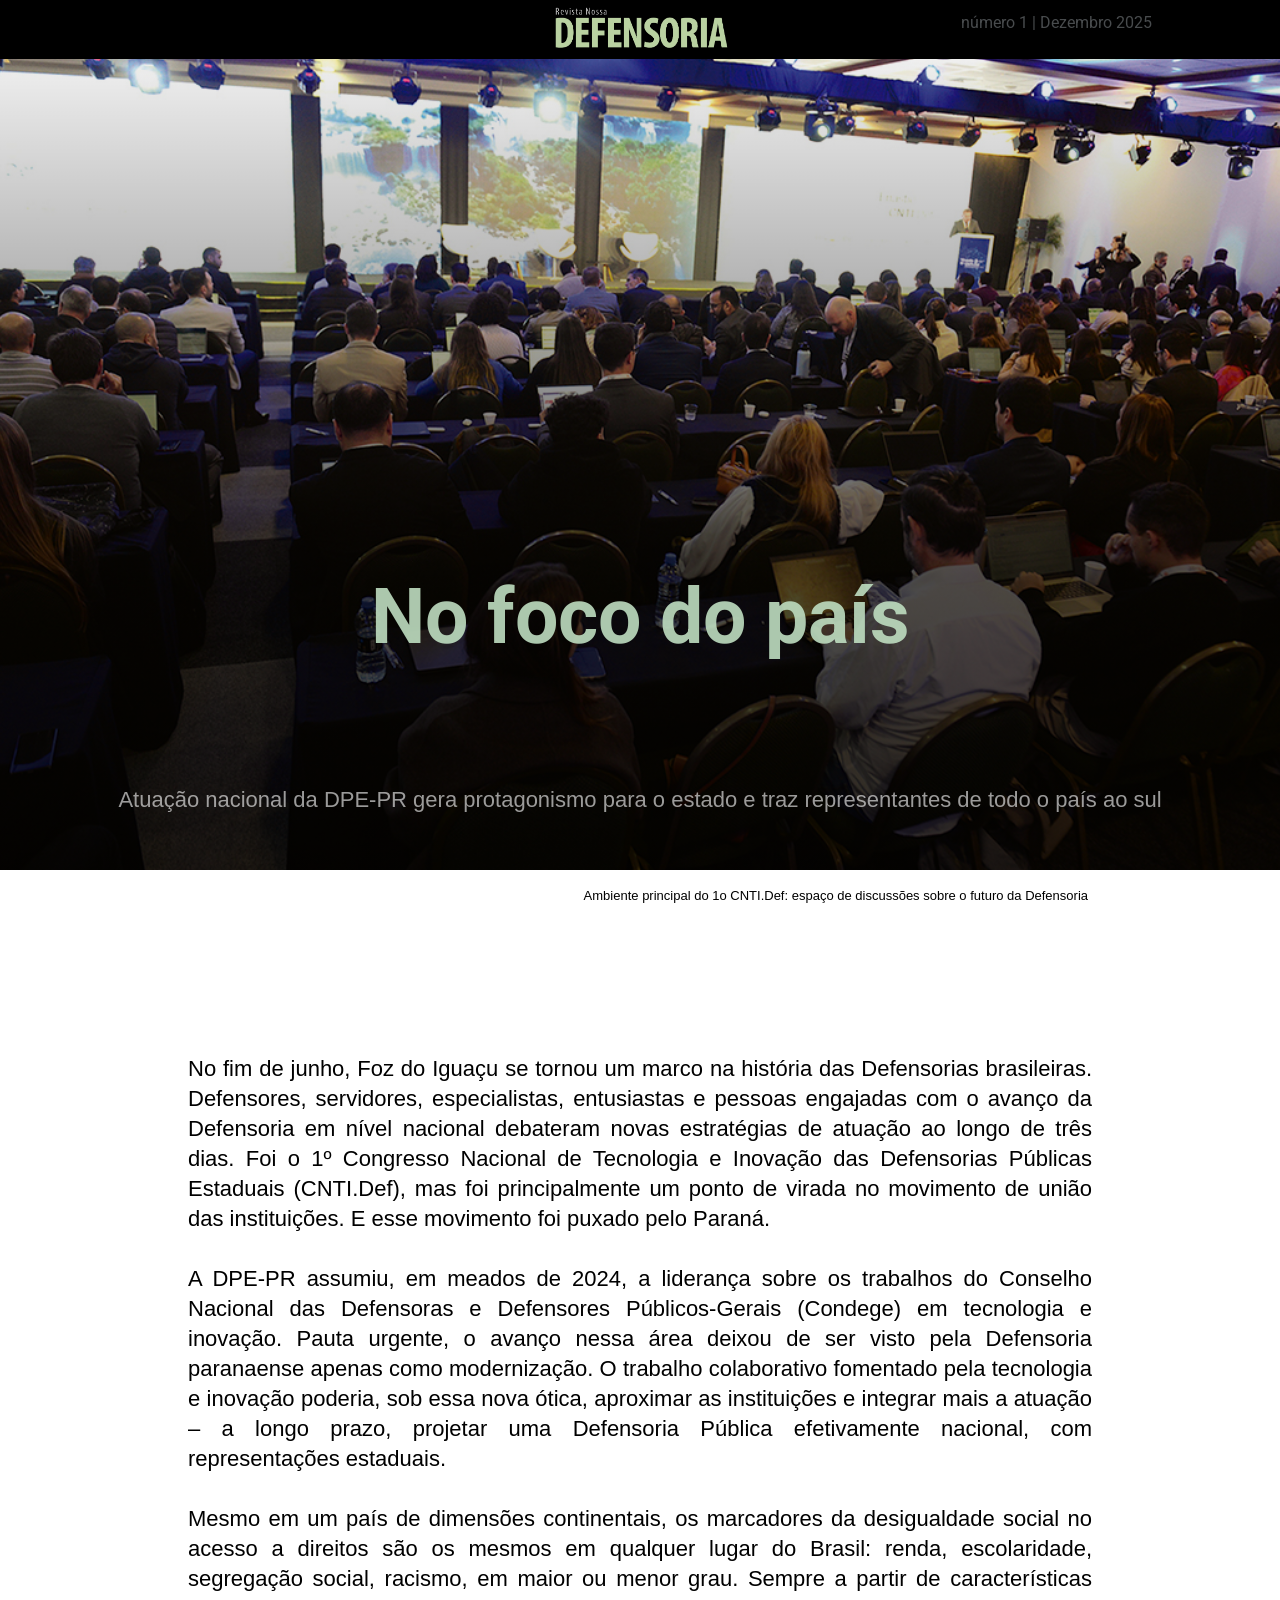
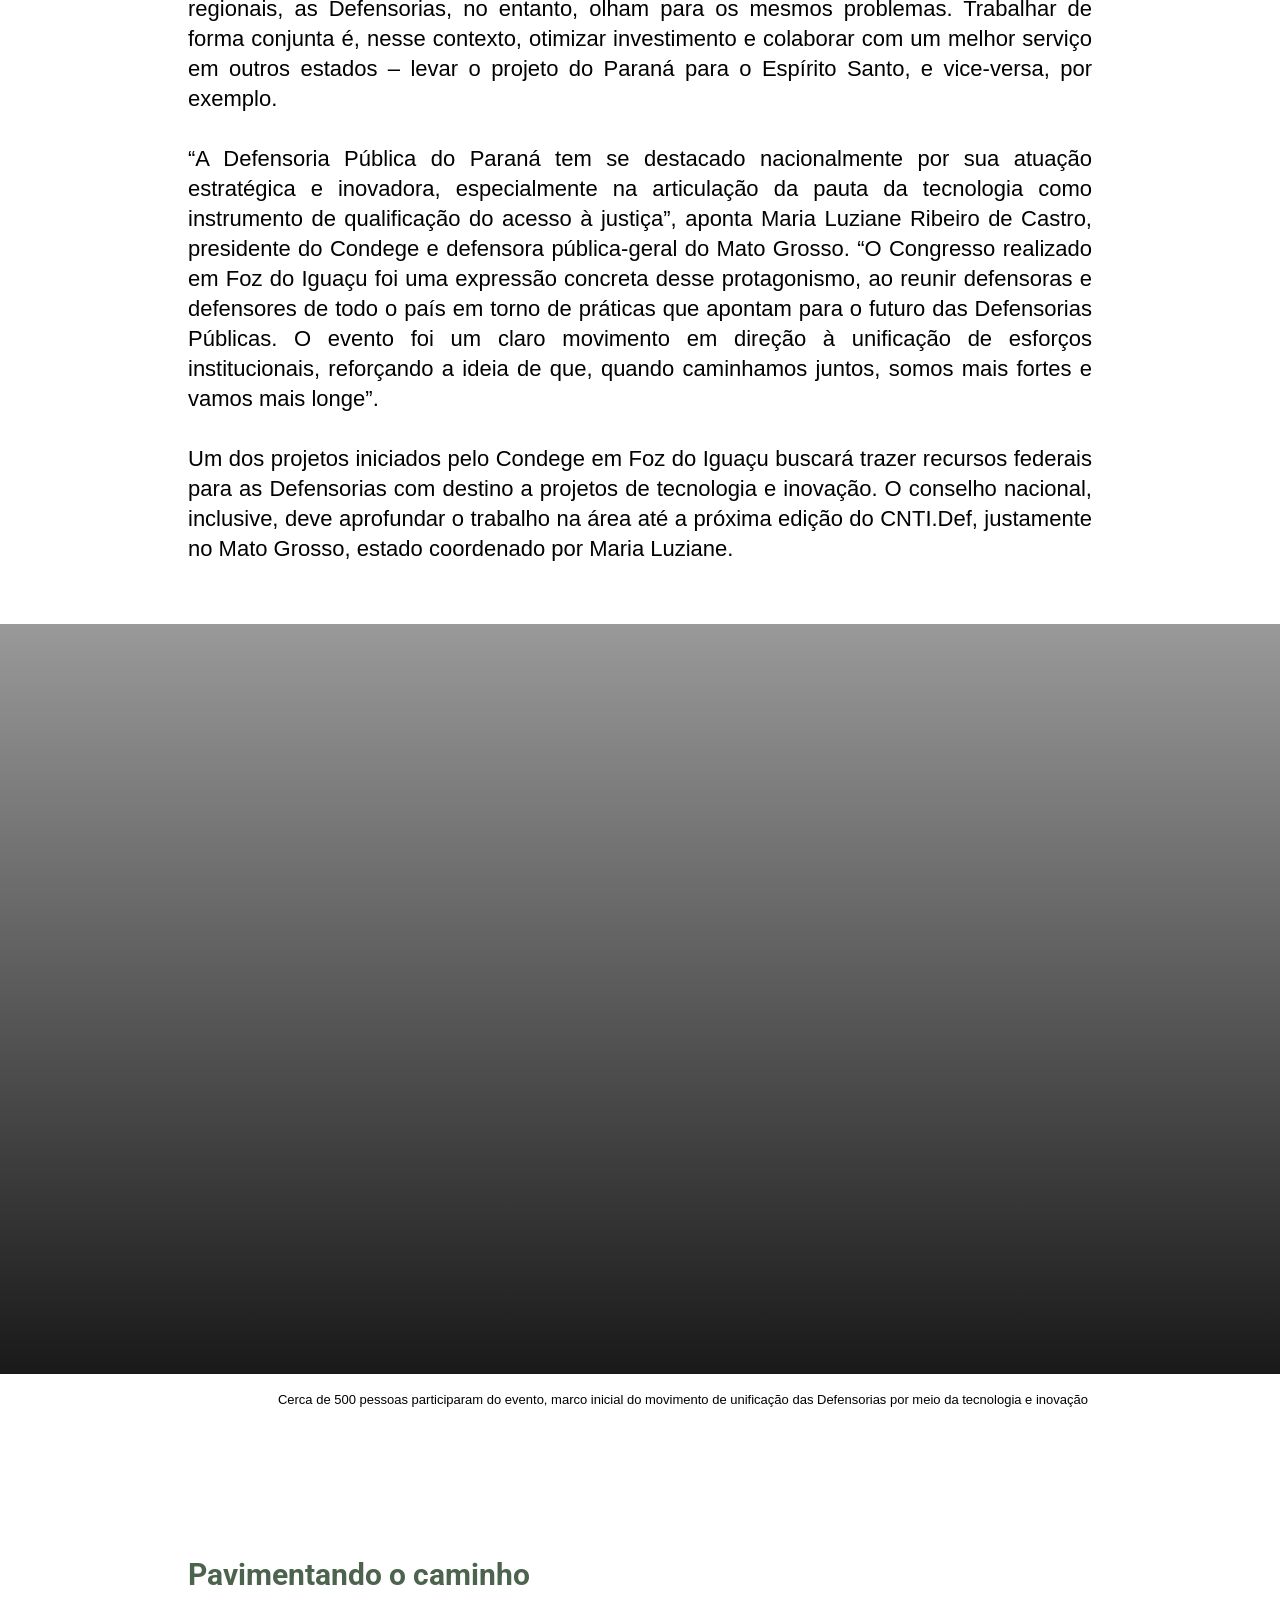
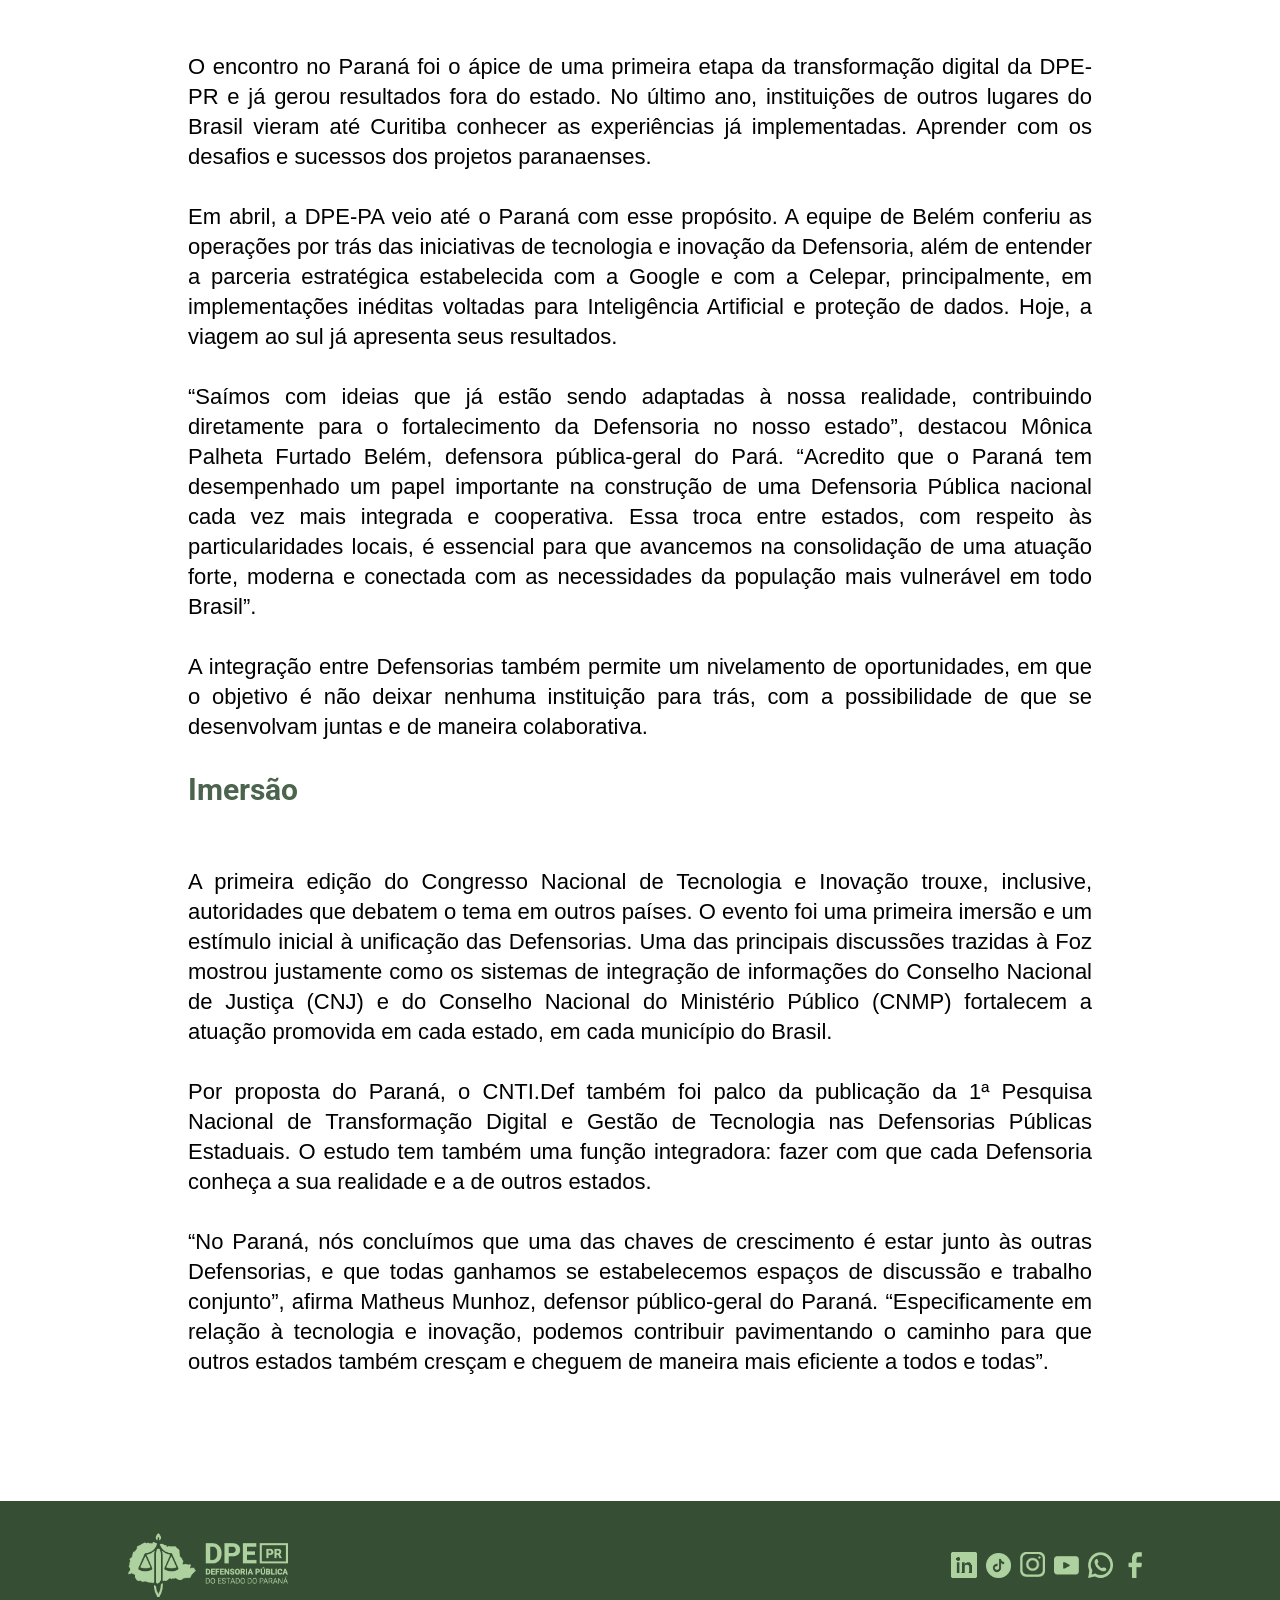
<file: edicao01_mat06/no_foco_do_pais.html>
<!DOCTYPE html>

<html lang="pt-br">
<head>

  <meta charset="UTF-8">
  <title>Revista Nossa Defensoria | Na esquina de casa</title>
  <meta name="viewport" content="width=device-width, initial-scale=1.0">

  <!-- fonts  -->
  <link rel="preconnect" href="https://fonts.googleapis.com">
  <link rel="preconnect" href="https://fonts.gstatic.com" crossorigin>
  <link href="https://fonts.googleapis.com/css2?family=Roboto:ital,wght@0,100..900;1,100..900&display=swap" rel="stylesheet">

  <!-- Swiper CSS -->
  <link rel="stylesheet" href="https://cdn.jsdelivr.net/npm/swiper@11/swiper-bundle.min.css" />

  <!-- CSS Interno -->
  <link rel="stylesheet" href="./css/estilo.css" />
  <link rel="stylesheet" href="../css/footer.css" />
  <link rel="stylesheet" href="../css/header.css" />

</head>
<body>



<!-- MATERIA DA CAPA -->
<div id="ed01_mat05">

  <!-- MOBILE -->
  <div class="mobile">

    <!-- Progress Bars -->
    <div class="progress-container" id="progress-container"></div>
    <div class="fechar_storie" onclick="window.location.href='../index.html'"></div>

    <!-- Swiper container -->
    <div class="swiper">
      <div class="swiper-wrapper">

        <!-- Slide 1 -->
        <div class="swiper-slide">
          <div class="testeDegradeCima"></div>
          <div class="testeDegradeBaixo"></div>

          <div class="blocoDeTexto">

            <div class="tituloMateria">
              No foco do país
            </div>
            <div class="gravata">
              Atuação nacional da DPE-PR gera protagonismo para o estado e traz representantes de todo o país ao sul
            </div>
            
          </div>
          

          <img src="./assets/tela1.jpg" alt="Imagem 1" class="slide-image">       
        </div>

        <!-- Slide 2 -->
        <div class="swiper-slide">
          <div class="testeDegradeCima"></div>
          <div class="testeDegradeBaixo2"></div> 
          <img src="./assets/tela2.jpg" alt="Imagem 1" class="slide-image"> 
          <div class="texto">
            
            <p>
              No fim de junho, Foz do Iguaçu se tornou um marco na história das Defensorias brasileiras. Defensores, servidores, especialistas, entusiastas e pessoas engajadas com o avanço da Defensoria a nível nacional debateram novas estratégias de atuação ao longo de três dias. Foi o 1º Congresso Nacional de Tecnologia e Inovação das Defensorias Públicas Estaduais (CNTI.Def),  mas foi principalmente um ponto de virada no movimento de união das instituições. E esse movimento foi puxado pelo Paraná.
            </p> 

          </div>
        </div>

        <!-- Slide 3 -->
        <div class="swiper-slide">
          <div class="testeDegradeCima"></div>
          <div class="testeDegradeBaixo"></div>
          <img src="./assets/tela3.jpg" alt="Imagem 2" class="slide-image">
          <div class="texto">
            
            <p>
              A DPE-PR assumiu, em meados de 2024, a liderança sobre os trabalhos do Conselho Nacional das Defensoras e Defensores Públicos-Gerais (Condege) em tecnologia e inovação. Pauta urgente, o avanço nessa área deixou de ser visto pela Defensoria paranaense apenas como modernização. 
            </p> 

          </div>

        </div>

        <!-- Slide 4 -->
        <div class="swiper-slide">
          <div class="testeDegradeCima"></div>
          <div class="testeDegradeBaixo"></div>
          <img src="./assets/tela4.jpg" alt="Imagem 2" class="slide-image">
          <div class="texto">
            
            <p>
              O trabalho colaborativo fomentado pela tecnologia e inovação poderia, sob essa nova ótica, aproximar as instituições e integrar mais a atuação - a longo prazo, projetar uma Defensoria Pública efetivamente nacional, com representações estaduais.  
            </p> 

          </div>

        </div>

        <!-- Slide 5 -->
        <div class="swiper-slide">
          <div class="testeDegradeCima"></div>
          <div class="testeDegradeBaixo"></div>
          <img src="./assets/tela5.jpg" alt="Imagem 2" class="slide-image">
          <div class="texto">
            
            <p>
              Mesmo em um país de dimensões continentais, os marcadores da desigualdade social no acesso à direitos são os mesmos em qualquer lugar do Brasil: renda, escolaridade, segregação social, racismo, em maior ou menor grau. Sempre a partir de características regionais, as Defensorias, no entanto, olham para os mesmos problemas.   
            </p> 

          </div>

        </div>

        <!-- Slide 6 -->
        <div class="swiper-slide">
          <div class="testeDegradeCima"></div>
          <div class="testeDegradeBaixo"></div>
          <img src="./assets/tela6.jpg" alt="Imagem 2" class="slide-image">
          <div class="texto">
            
            <p>
              Trabalhar de forma conjunta é, nesse contexto, otimizar investimento e colaborar com um melhor serviço em outros estados - levar o projeto do Paraná para o Espírito Santo, e vice e versa, por exemplo.    
            </p> 

          </div>
        </div>

        <!-- Slide 7 -->
        <div class="swiper-slide">
          <div class="testeDegradeCima"></div>
          <div class="testeDegradeBaixo"></div>
          <img src="./assets/tela7.jpg" alt="Imagem 2" class="slide-image">
          <div class="texto">
            
            <p>
              “A Defensoria Pública do Paraná tem se destacado nacionalmente por sua atuação estratégica e inovadora, especialmente na articulação da pauta da tecnologia como instrumento de qualificação do acesso à justiça”, aponta Maria Luziane Ribeiro de Castro, presidente do Condege e defensora pública-geral do Mato Grosso.      
            </p> 

          </div>
        </div>

        <!-- Slide 8 -->
        <div class="swiper-slide">
          <div class="testeDegradeCima"></div>
          <div class="testeDegradeBaixo"></div>
          <img src="./assets/tela8.jpg" alt="Imagem 2" class="slide-image">
          <div class="texto">
            
            <p>
              “O Congresso realizado em Foz do Iguaçu foi uma expressão concreta desse protagonismo, ao reunir defensoras e defensores de todo o país em torno de práticas que apontam para o futuro das Defensorias Públicas. O evento foi um claro movimento em direção à unificação de esforços institucionais, reforçando a ideia de que, quando caminhamos juntos, somos mais fortes e vamos mais longe”.     
            </p> 

          </div>
        </div>

        <!-- Slide 9 -->
        <div class="swiper-slide">
          <div class="testeDegradeCima"></div>
          <div class="testeDegradeBaixo"></div>
          <img src="./assets/tela9.jpg" alt="Imagem 2" class="slide-image">
          <div class="texto">
            
            <p>
              Um dos projetos iniciados pelo Condege em Foz do Iguaçu buscará trazer recursos federais para as Defensorias com destino aos projetos de tecnologia e inovação. O conselho nacional, inclusive, deve aprofundar o trabalho na área até a próxima edição do CNTI.Def, justamente no Mato Grosso, estado coordenado pela presidente Maria Luziane.   
            </p> 

          </div>
        </div>

        <!-- Slide 10 -->
        <div class="swiper-slide">
          <div class="testeDegradeCima"></div>
          <div class="testeDegradeBaixo"></div>
          <img src="./assets/tela10.jpg" alt="Imagem 2" class="slide-image">
          <div class="texto">
            
            <p class="subtitulo">
              Pavimentando o caminho 
            </p>

            <p>
              O encontro no Paraná foi o ápice de uma primeira etapa da transformação digital da DPE-PR e que já gerou resultados fora do estado. No último ano, instituições de outros lugares do Brasil vieram até Curitiba conhecer as experiências já implementadas. Aprender com os desafios e sucessos dos projetos paranaenses.    
            </p> 

          </div>
        </div>

        <!-- Slide 11 -->
        <div class="swiper-slide">
          <div class="testeDegradeCima"></div>
          <div class="testeDegradeBaixo"></div>
          <img src="./assets/tela11.jpg" alt="Imagem 2" class="slide-image">
          <div class="texto">
            
            <p>
              Em abril, a DPE-PA veio até o Paraná com esse propósito. A equipe de Belém conferiu as operações por trás das iniciativas de tecnologia e inovação da Defensoria, além de entender a parceria estratégica estabelecida com a Google e a Companhia de Tecnologia da Informação e Comunicação do Paraná. Principalmente, em implementações inéditas voltadas para Inteligência Artificial e proteção de dados. Hoje, a viagem ao sul já apresenta seus resultados. 
            </p> 

          </div>
        </div>

        <!-- Slide 12 -->
        <div class="swiper-slide">
          <div class="testeDegradeCima"></div>
          <div class="testeDegradeBaixo"></div>
          <img src="./assets/tela12.jpg" alt="Imagem 2" class="slide-image">
          <div class="texto">
            
            <p>
              “Saímos com ideias que já estão sendo adaptadas à nossa realidade, contribuindo diretamente para o fortalecimento da Defensoria no nosso estado”, destacou Mônica Palheta Furtado Belém, defensora pública-geral do Pará. “Essa troca entre estados, com respeito às particularidades locais, é essencial para que avancemos na consolidação de uma atuação forte, moderna e conectada com as necessidades da população mais vulnerável em todo Brasil.  
            </p> 

          </div>
        </div>

        <!-- Slide 13 -->
        <div class="swiper-slide">
          <div class="testeDegradeCima"></div>
          <div class="testeDegradeBaixo"></div>
          <img src="./assets/tela13.jpg" alt="Imagem 2" class="slide-image">
          <div class="texto">
            
            <p>
              A integração entre Defensorias também permite um nivelamento de oportunidades, em que o objetivo é não deixar nenhuma instituição para trás, com a possibilidade de que se desenvolvam juntas e de maneira colaborativa.   
            </p> 

          </div>
        </div>

        <!-- Slide 14 -->
        <div class="swiper-slide">
          <div class="testeDegradeCima"></div>
          <div class="testeDegradeBaixo"></div>
          <img src="./assets/tela14.jpg" alt="Imagem 2" class="slide-image">
          <div class="texto">

            <p class="subtitulo">
              Imersão 
            </p>
            
            <p>
              A primeira edição do Congresso Nacional de Tecnologia e Inovação trouxe, inclusive, autoridades que debatem o tema em outros países. O evento foi uma primeira imersão e um estímulo inicial à unificação das Defensorias. Uma das principais discussões trazidas à Foz mostrou justamente como os sistemas de integração de informações do Conselho Nacional de Justiça e do Conselho Nacional do Ministério Público fortalecem a atuação promovida em cada estado, em cada município do Brasil. 
            </p> 

          </div>
        </div>

        <!-- Slide 15 -->
        <div class="swiper-slide">
          <div class="testeDegradeCima"></div>
          <div class="testeDegradeBaixo"></div>
          <img src="./assets/tela15.jpg" alt="Imagem 2" class="slide-image">
          <div class="texto">
            
            <p>
              Por proposta do Paraná, o CNTI.Def também foi palco da publicação da 1ª Pesquisa Nacional de Transformação Digital e Gestão de Tecnologia nas Defensorias Públicas Estaduais. O estudo, inédito, tem também uma função integradora: fazer com que cada Defensoria conheça a sua realidade e de outros estados..
            </p> 

          </div>
        </div>
        
        <!-- Slide 16 -->
        <div class="swiper-slide">
          <div class="testeDegradeCima"></div>
          <div class="testeDegradeBaixo"></div>
          <img src="./assets/tela16.jpg" alt="Imagem 2" class="slide-image">
          <div class="texto">
            
            <p>
              “No Paraná, nós concluímos que uma das chaves de crescimento é estar junto às outras Defensorias, e que todas ganhamos se estabelecemos espaços de discussão e trabalho conjunto”, afirma Matheus Munhoz, defensor público-geral do Paraná. “Especificamente em relação à tecnologia e inovação, podemos contribuir pavimentando o caminho para que outros estados também cresçam e cheguem de maneira mais eficiente a todos e todas”.
            </p> 

          </div>
        </div>
        
      </div>
    </div>

  </div>
  <!-- MOBILE -->

  <!-- DESKTOP -->
  <div class="desktop">
    <header>
      <div class="header ">
        <div class="contrapontoEdicao"></div>
        <div class="logoRevista" onclick="window.location.href='../../index.html'"></div>
        <div class="edicao">número 1 | Dezembro 2025</div>
      </div>
    </header>
    
    <div>
      <div id="parallax-world-of-ugg">

        <!-- capa 01 -->
        <section>
            <div class="parallax-capa imagemParallax_img1_mat06_ed01">
              <div>
                <h2>No foco do país</h2>
                <p class="gravata">
                  Atuação nacional da DPE-PR gera protagonismo para o estado e traz representantes de todo o país ao sul
                </p>
              </div>
            </div>
            <div>
              <p class="legendaParallax">
                Ambiente principal do 1o CNTI.Def: espaço de discussões sobre o futuro da Defensoria
              </p>
          </div>
        </section>

        <!-- texto -->
        <section>
          <div class="block">
            <p>
              No fim de junho, Foz do Iguaçu se tornou um marco na história das Defensorias brasileiras. Defensores, servidores, especialistas, entusiastas e pessoas engajadas com o avanço da Defensoria em nível nacional debateram novas estratégias de atuação ao longo de três dias. Foi o 1º Congresso Nacional de Tecnologia e Inovação das Defensorias Públicas Estaduais (CNTI.Def),  mas foi principalmente um ponto de virada no movimento de união das instituições. E esse movimento foi puxado pelo Paraná.
            </p>
            <p>
              A DPE-PR assumiu, em meados de 2024, a liderança sobre os trabalhos do Conselho Nacional das Defensoras e Defensores Públicos-Gerais (Condege) em tecnologia e inovação. Pauta urgente, o avanço nessa área deixou de ser visto pela Defensoria paranaense apenas como modernização. O trabalho colaborativo fomentado pela tecnologia e inovação poderia, sob essa nova ótica, aproximar as instituições e integrar mais a atuação – a longo prazo, projetar uma Defensoria Pública efetivamente nacional, com representações estaduais.
            </p>
            <p>
              Mesmo em um país de dimensões continentais, os marcadores da desigualdade social no acesso a direitos são os mesmos em qualquer lugar do Brasil: renda, escolaridade, segregação social, racismo, em maior ou menor grau. Sempre a partir de características regionais, as Defensorias, no entanto, olham para os mesmos problemas. Trabalhar de forma conjunta é, nesse contexto, otimizar investimento e colaborar com um melhor serviço em outros estados – levar o projeto do Paraná para o Espírito Santo, e vice-versa, por exemplo.
            </p>
            <p>
              “A Defensoria Pública do Paraná tem se destacado nacionalmente por sua atuação estratégica e inovadora, especialmente na articulação da pauta da tecnologia como instrumento de qualificação do acesso à justiça”, aponta Maria Luziane Ribeiro de Castro, presidente do Condege e defensora pública-geral do Mato Grosso. “O Congresso realizado em Foz do Iguaçu foi uma expressão concreta desse protagonismo, ao reunir defensoras e defensores de todo o país em torno de práticas que apontam para o futuro das Defensorias Públicas. O evento foi um claro movimento em direção à unificação de esforços institucionais, reforçando a ideia de que, quando caminhamos juntos, somos mais fortes e vamos mais longe”. 
            </p>
            <p>
              Um dos projetos iniciados pelo Condege em Foz do Iguaçu buscará trazer recursos federais para as Defensorias com destino a projetos de tecnologia e inovação. O conselho nacional, inclusive, deve aprofundar o trabalho na área até a próxima edição do CNTI.Def, justamente no Mato Grosso, estado coordenado por Maria Luziane.
            </p>
        </section>

        <!-- imagem parallax 02 -->
        <section>
          <div class="parallax-meiotexto imagemParallax_img02_mat06_ed01">
            <p>
              
            </p>
          </div>
          <div>
            <p class="legendaParallax">
              Cerca de 500 pessoas participaram do evento, marco inicial do movimento de unificação das Defensorias por meio da tecnologia e inovação
            </p>
          </div>
        </section>

        <!-- texto -->
        <section>
          <div class="block">

            <h3>
              Pavimentando o caminho
            </h3>

            <p>
              O encontro no Paraná foi o ápice de uma primeira etapa da transformação digital da DPE-PR e já gerou resultados fora do estado. No último ano, instituições de outros lugares do Brasil vieram até Curitiba conhecer as experiências já implementadas. Aprender com os desafios e sucessos dos projetos paranaenses.
            </p>
            <p>
              Em abril, a DPE-PA veio até o Paraná com esse propósito. A equipe de Belém conferiu as operações por trás das iniciativas de tecnologia e inovação da Defensoria, além de entender a parceria estratégica estabelecida com a Google e com a Celepar, principalmente, em implementações inéditas voltadas para Inteligência Artificial e proteção de dados. Hoje, a viagem ao sul já apresenta seus resultados.
            </p>
            <p>
              “Saímos com ideias que já estão sendo adaptadas à nossa realidade, contribuindo diretamente para o fortalecimento da Defensoria no nosso estado”, destacou Mônica Palheta Furtado Belém, defensora pública-geral do Pará. “Acredito que o Paraná tem desempenhado um papel importante na construção de uma Defensoria Pública nacional cada vez mais integrada e cooperativa. Essa troca entre estados, com respeito às particularidades locais, é essencial para que avancemos na consolidação de uma atuação forte, moderna e conectada com as necessidades da população mais vulnerável em todo Brasil”.
            </p>
            <p>
              A integração entre Defensorias também permite um nivelamento de oportunidades, em que o objetivo é não deixar nenhuma instituição para trás, com a possibilidade de que se desenvolvam juntas e de maneira colaborativa.
            </p>

            <h3>
              Imersão
            </h3>

            <p>
              A primeira edição do Congresso Nacional de Tecnologia e Inovação trouxe, inclusive, autoridades que debatem o tema em outros países. O evento foi uma primeira imersão e um estímulo inicial à unificação das Defensorias. Uma das principais discussões trazidas à Foz mostrou justamente como os sistemas de integração de informações do Conselho Nacional de Justiça (CNJ) e do Conselho Nacional do Ministério Público (CNMP) fortalecem a atuação promovida em cada estado, em cada município do Brasil.
            </p>
            <p>
              Por proposta do Paraná, o CNTI.Def também foi palco da publicação da 1ª Pesquisa Nacional de Transformação Digital e Gestão de Tecnologia nas Defensorias Públicas Estaduais. O estudo tem também uma função integradora: fazer com que cada Defensoria conheça a sua realidade e a de outros estados. 
            </p>
            <p>
              “No Paraná, nós concluímos que uma das chaves de crescimento é estar junto às outras Defensorias, e que todas ganhamos se estabelecemos espaços de discussão e trabalho conjunto”, afirma Matheus Munhoz, defensor público-geral do Paraná. “Especificamente em relação à tecnologia e inovação, podemos contribuir pavimentando o caminho para que outros estados também cresçam e cheguem de maneira mais eficiente a todos e todas”.
            </p>
            
            
        </section>


      
      </div>
    </div>

    <footer>
      <div class="footer">
        <div class="logoDPEPR" onclick="window.location.href='https://www.defensoriapublica.pr.def.br/'"></div>
        <div class="contatos">
          <div class="contatosLinkedin" onclick="window.location.href='https://www.facebook.com/DefensoriaPublicaPR/'"></div>
          <div class="contatosTiktok" onclick="window.location.href='https://www.facebook.com/DefensoriaPublicaPR/'"></div>
          <div class="contatosInsta" onclick="window.location.href='https://www.instagram.com/defensoriapublicapr/'"></div>
          <div class="contatosYoutube" onclick="window.location.href='https://www.youtube.com/c/DefensoriaPR/'"></div>
          <div class="contatosWtsp" onclick="window.location.href='https://wa.me/4191883726'"></div>
          <div class="contatosFace" onclick="window.location.href='https://www.facebook.com/DefensoriaPublicaPR/'"></div>
        </div>
      </div>
    </footer>
  </div>
  <!-- DESKTOP -->

</div>
<!-- MATERIA DE CAPA -->




<!-- Swiper JS -->
<script src="https://cdn.jsdelivr.net/npm/swiper@11/swiper-bundle.min.js"></script>
<script src="./script/script.js"></script>


</body>

</html>
</file>
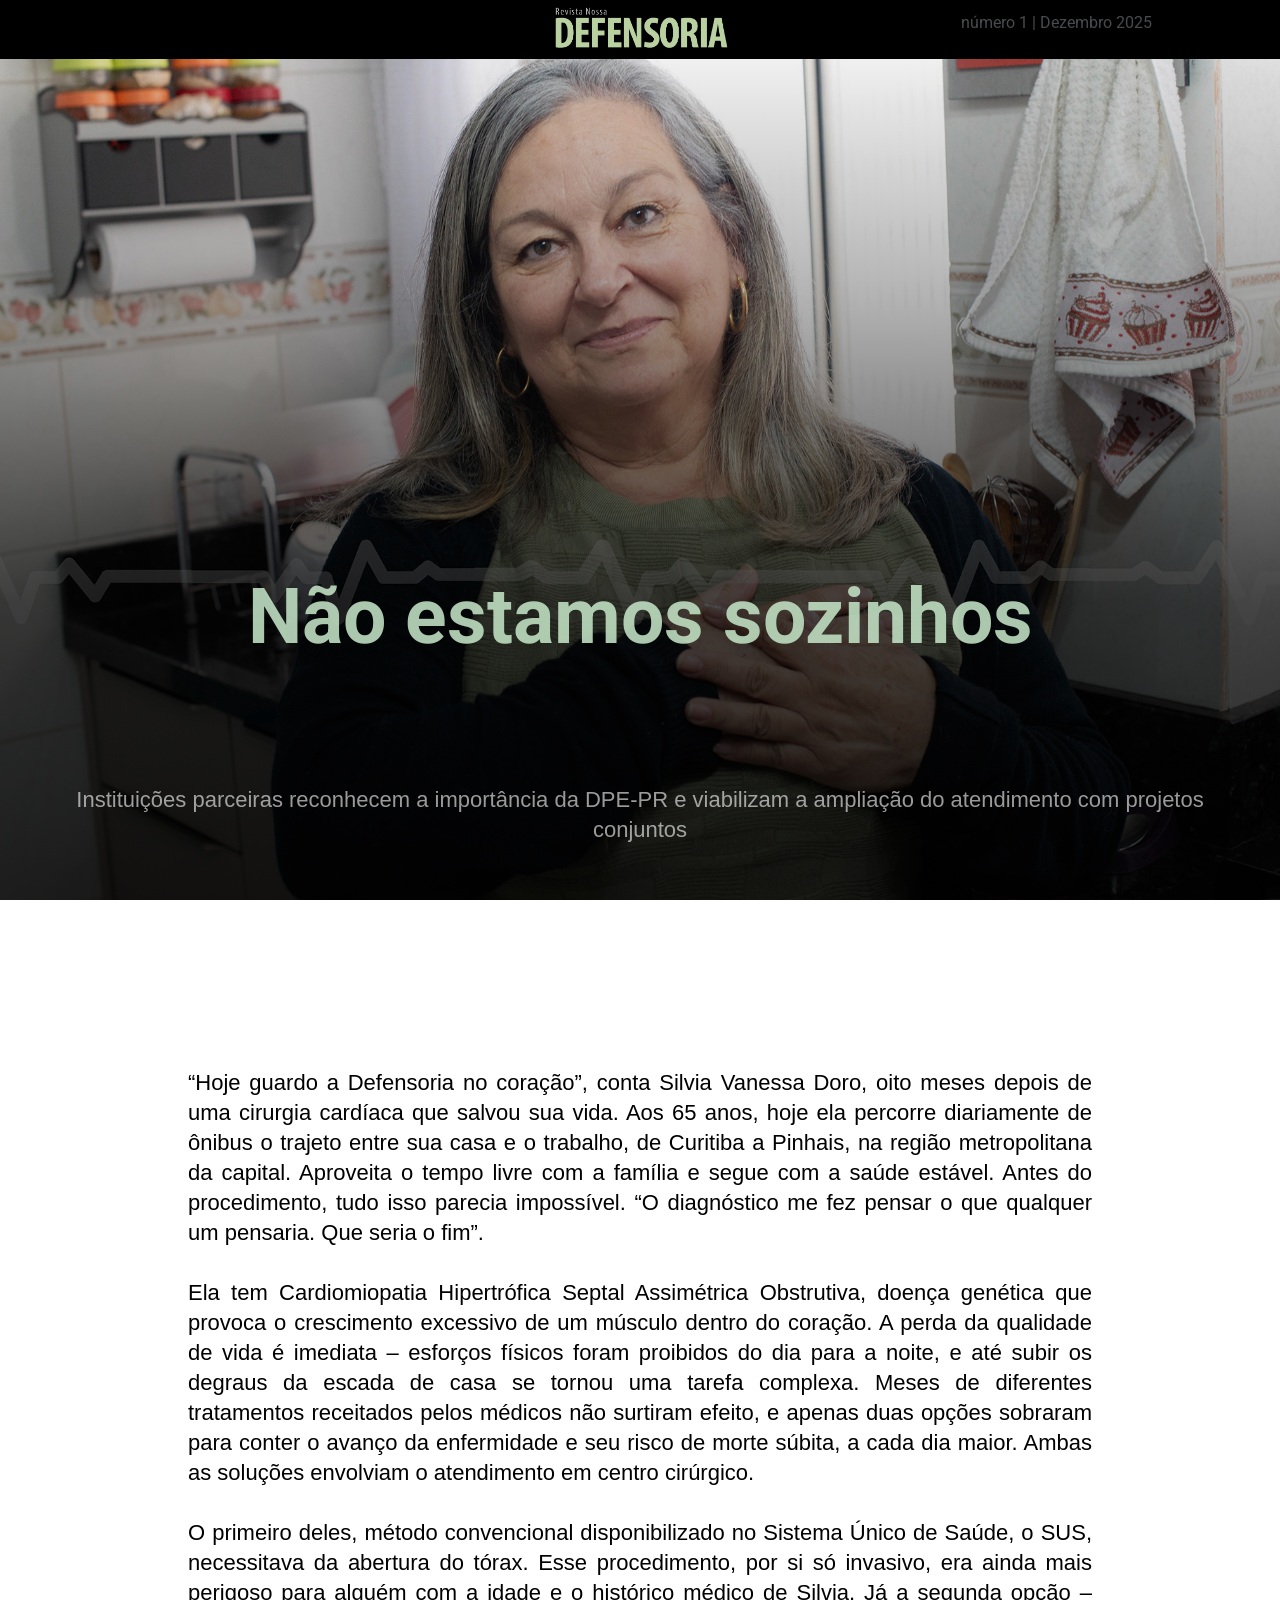
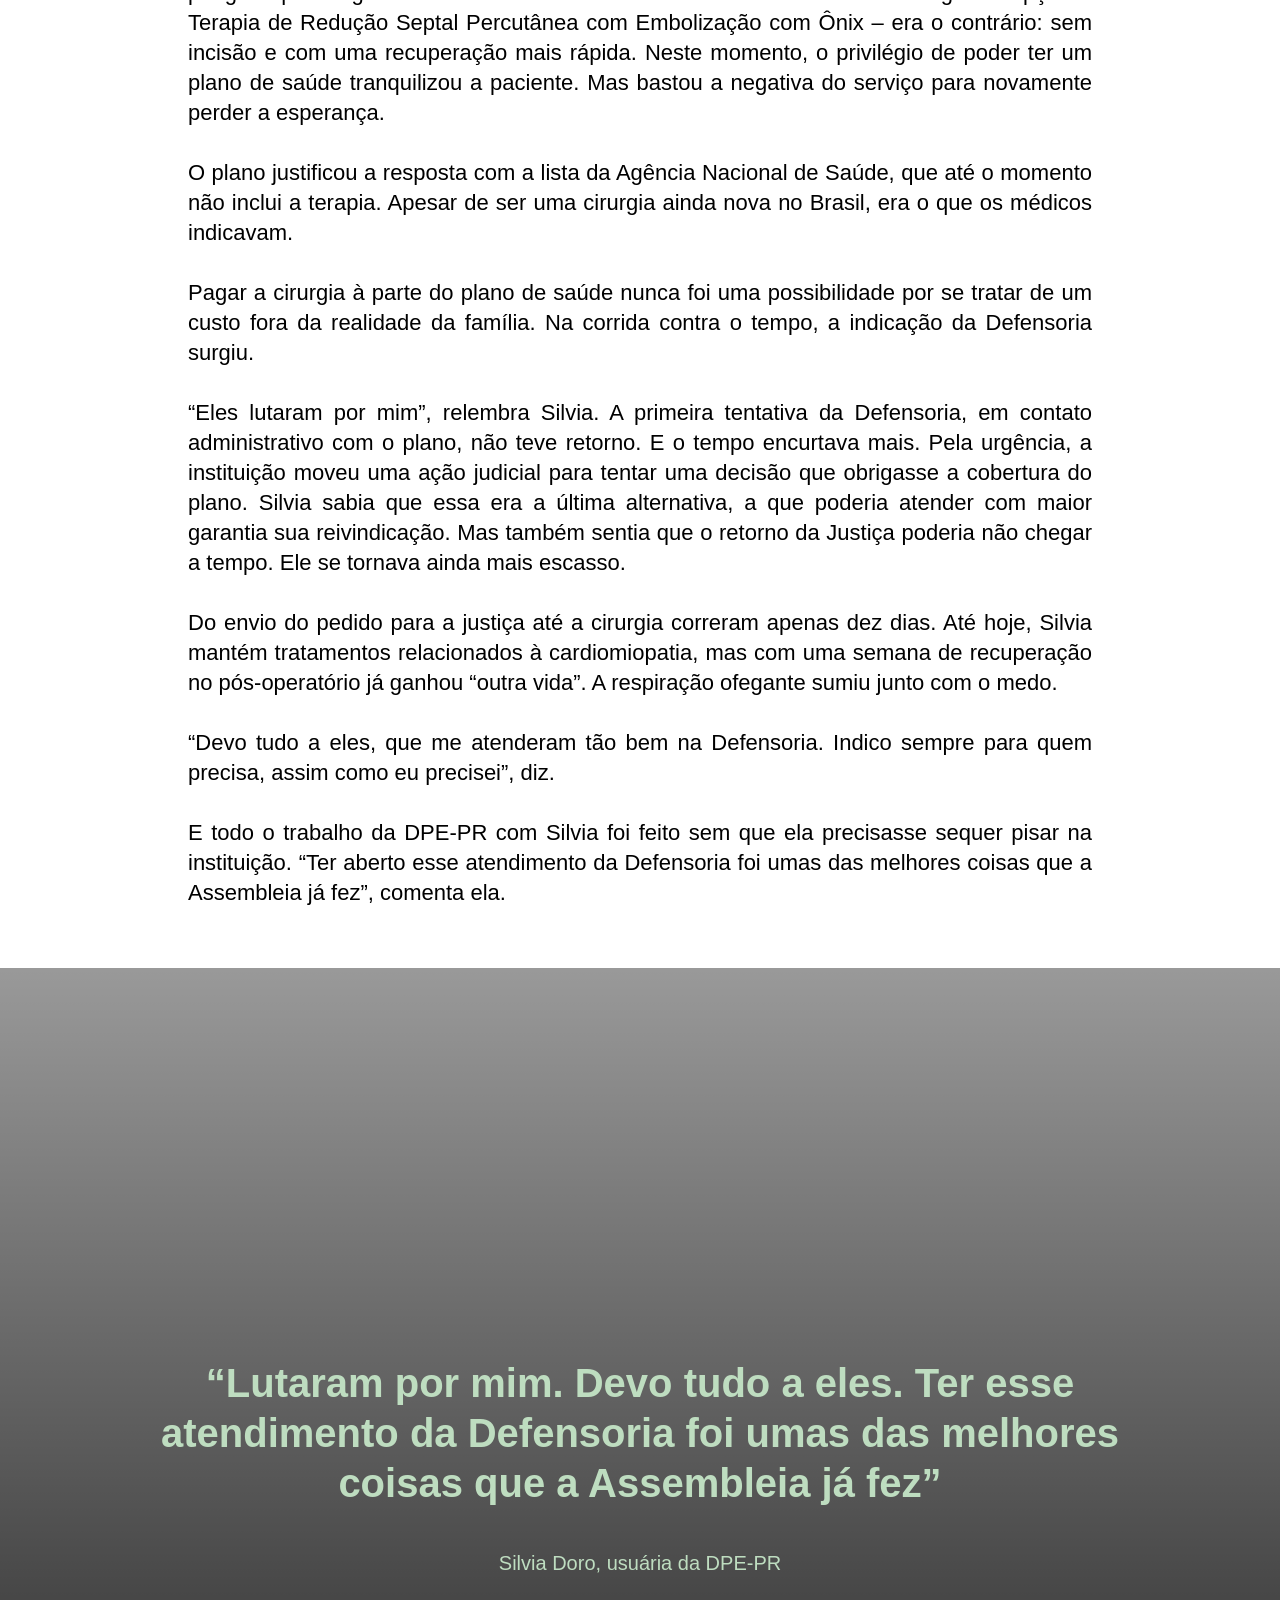
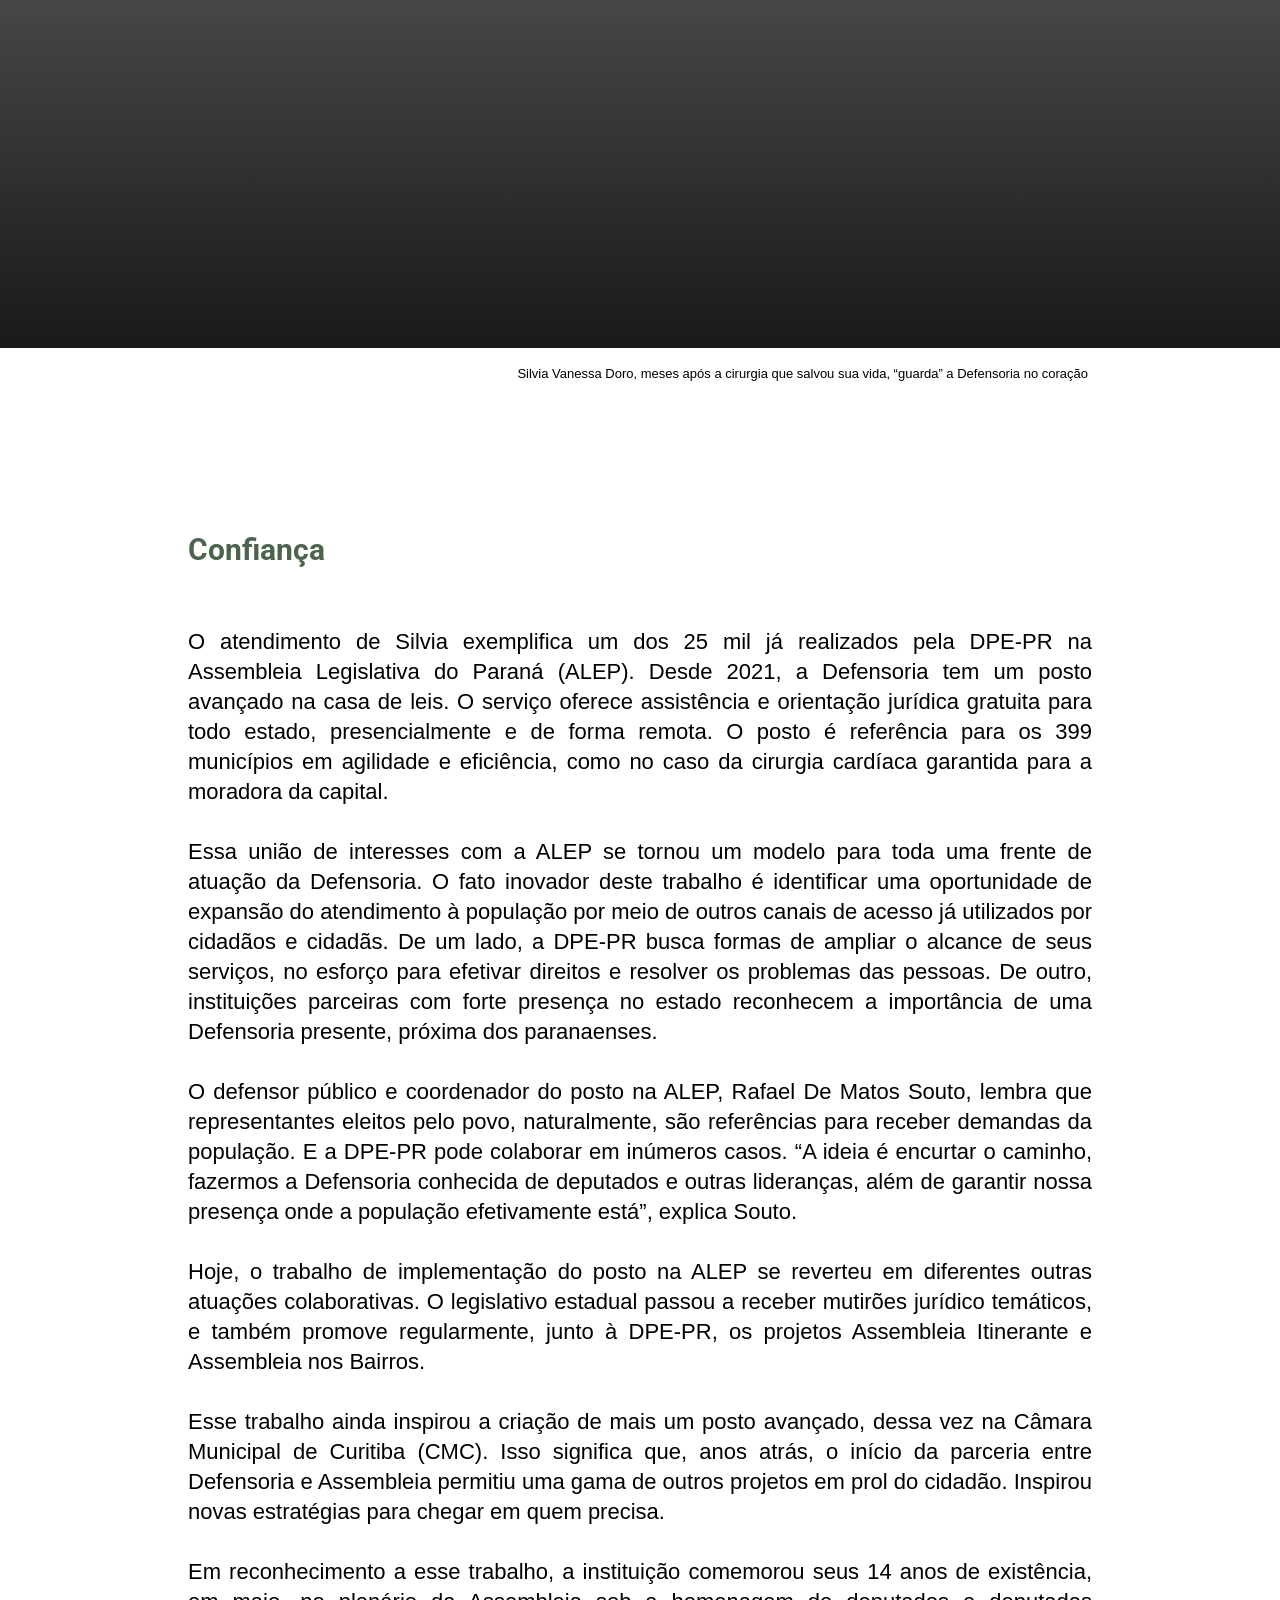
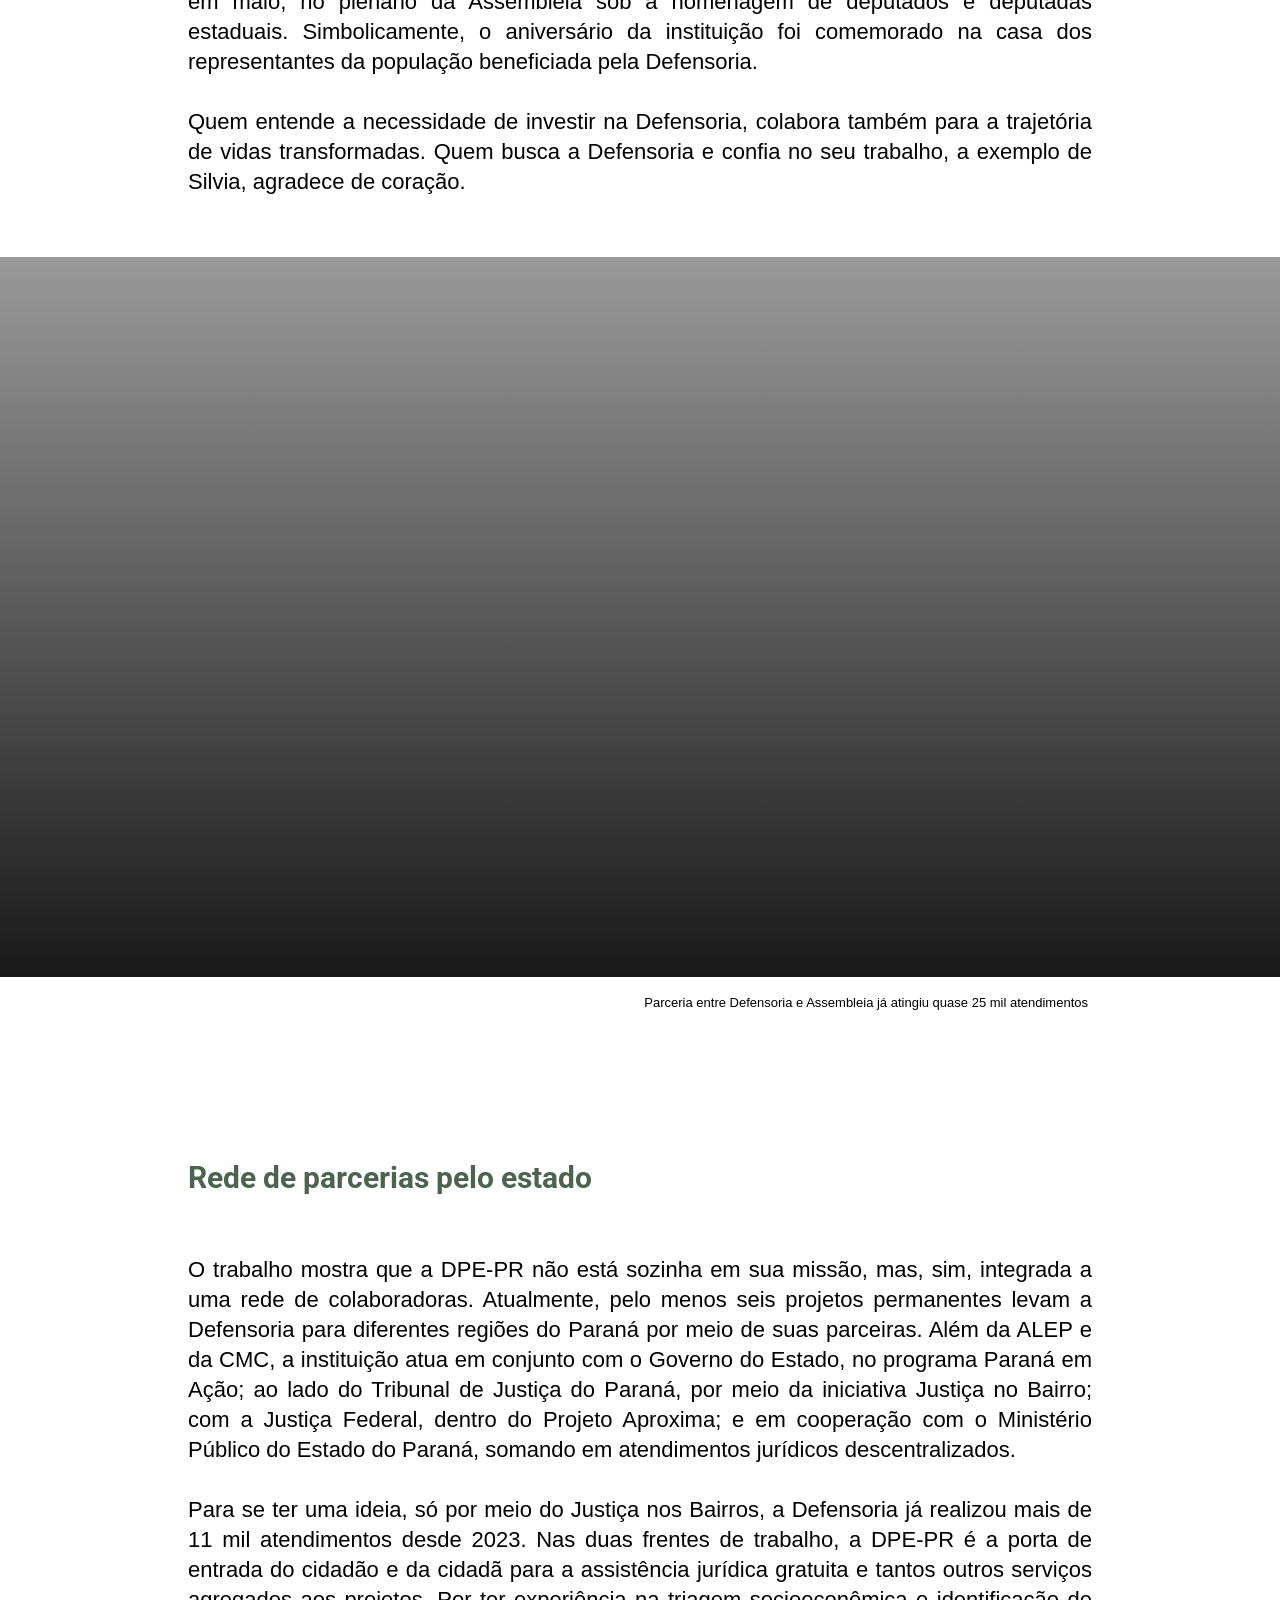
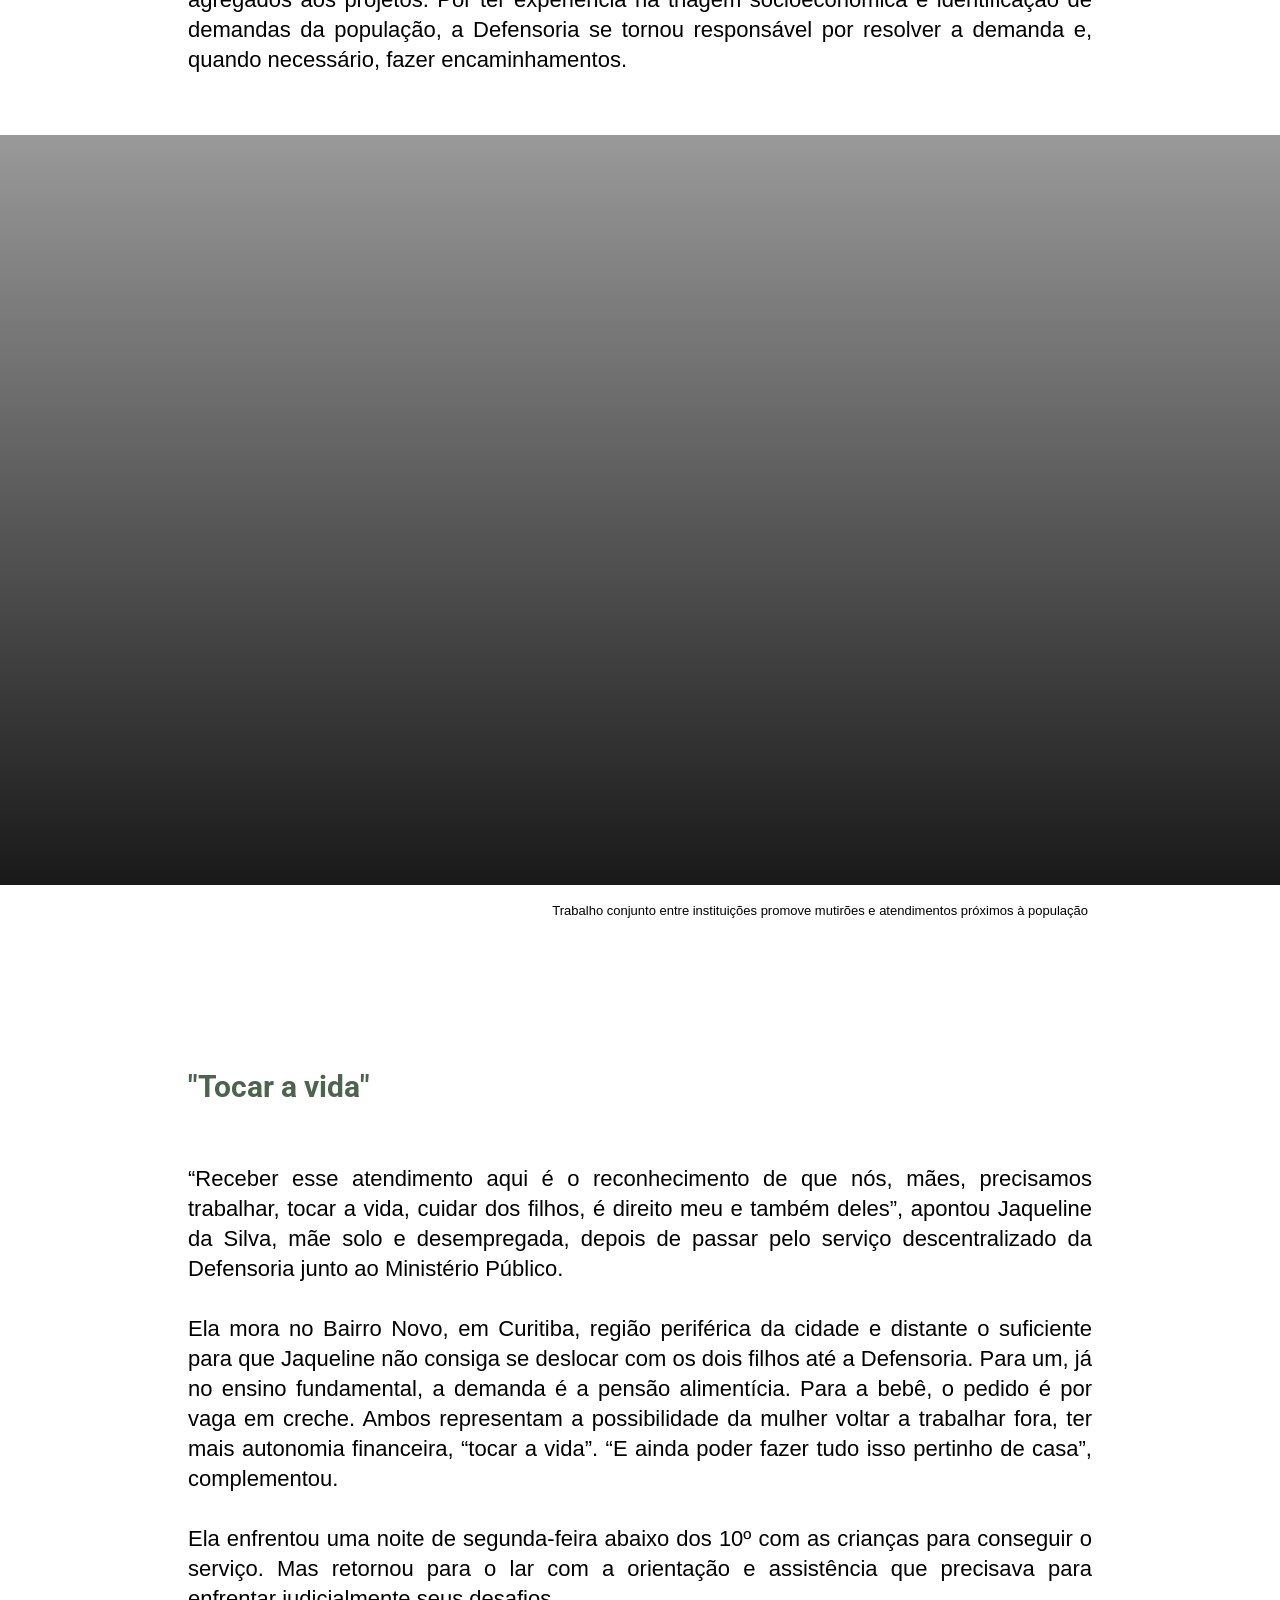
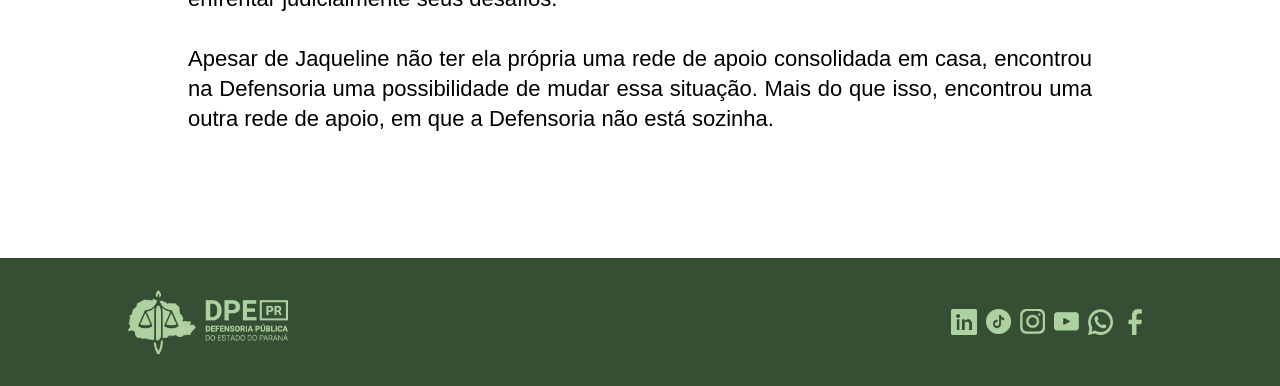
<file: edicao01_mat07/nao_estamos_sozinhos.html>
<!DOCTYPE html>

<html lang="pt-br">
<head>

  <meta charset="UTF-8">
  <title>Revista Nossa Defensoria | Na esquina de casa</title>
  <meta name="viewport" content="width=device-width, initial-scale=1.0">

  <!-- fonts  -->
  <link rel="preconnect" href="https://fonts.googleapis.com">
  <link rel="preconnect" href="https://fonts.gstatic.com" crossorigin>
  <link href="https://fonts.googleapis.com/css2?family=Roboto:ital,wght@0,100..900;1,100..900&display=swap" rel="stylesheet">

  <!-- Swiper CSS -->
  <link rel="stylesheet" href="https://cdn.jsdelivr.net/npm/swiper@11/swiper-bundle.min.css" />

  <!-- CSS Interno -->
  <link rel="stylesheet" href="./css/estilo.css" />
  <link rel="stylesheet" href="../css/footer.css" />
  <link rel="stylesheet" href="../css/header.css" />

</head>
<body>



<!-- MATERIA DA CAPA -->
<div id="ed01_mat07">

  <!-- MOBILE -->
  <div class="mobile">

    <!-- Progress Bars -->
    <div class="progress-container" id="progress-container"></div>
    <div class="fechar_storie" onclick="window.location.href='../index.html'"></div>


    <!-- Swiper container -->
    <div class="swiper">
      <div class="swiper-wrapper">

        <!-- Slide 1 -->
        <div class="swiper-slide">
          <div class="testeDegradeCima"></div>
          <div class="testeDegradeBaixo"></div>

          <div class="blocoDeTexto">

            <div class="tituloMateria">
              Não estamos<br>sozinhos
            </div>
            <div class="gravata">
              Instituições parceiras reconhecem a importância da DPE-PR e viabilizam a ampliação do atendimento com projetos conjuntos
            </div>
            
          </div>
          

          <img src="./assets/tela1.jpg" alt="Imagem 1" class="slide-image">       
        </div>

        <!-- Slide 2 -->
        <div class="swiper-slide">
          <div class="testeDegradeCima"></div>
          <div class="testeDegradeBaixo2"></div> 
          <img src="./assets/tela2.jpg" alt="Imagem 1" class="slide-image"> 
          <div class="texto">
            
            <p>
              “Hoje guardo a Defensoria no meu coração”, conta Silvia Vanessa Doro, oito meses depois de uma cirurgia cardíaca que salvou sua vida. 
            </p> 

          </div>
        </div>

        <!-- Slide 3 -->
        <div class="swiper-slide">
          <div class="testeDegradeCima"></div>
          <div class="testeDegradeBaixo"></div>
          <img src="./assets/tela3.jpg" alt="Imagem 2" class="slide-image">
          <div class="texto">
            
            <p>
              Aos 65 anos, ela percorre diariamente de ônibus o trajeto entre sua casa e o trabalho, de Curitiba a Pinhais, na região metropolitana da capital. Aproveita o tempo livre com a família e segue com a saúde estável. Antes do procedimento, tudo isso parecia impossível. “O diagnóstico me fez pensar o que qualquer um pensaria. Que seria o fim”.
            </p> 

          </div>

        </div>

        <!-- Slide 4 -->
        <div class="swiper-slide">
          <div class="testeDegradeCima"></div>
          <div class="testeDegradeBaixo"></div>
          <img src="./assets/tela4.jpg" alt="Imagem 2" class="slide-image">
          <div class="texto">
            
            <p>
              A idosa tem Cardiomiopatia Hipertrófica Septal Assimétrica Obstrutiva, doença genética que provoca o crescimento excessivo de um músculo dentro do coração. A perda da qualidade de vida é imediata - esforços físicos foram proibidos do dia para a noite, e até subir os degraus da escada de casa se tornou uma tarefa complexa.   
            </p> 

          </div>

        </div>

        <!-- Slide 5 -->
        <div class="swiper-slide">
          <div class="testeDegradeCima"></div>
          <div class="testeDegradeBaixo"></div>
          <img src="./assets/tela5.jpg" alt="Imagem 2" class="slide-image">
          <div class="texto">
            
            <p>
              Meses de diferentes tratamentos receitados pelos médicos não surtiram efeito, e apenas duas opções sobraram para conter o avanço da enfermidade e seu risco de morte súbita, a cada dia maior. Ambas as soluções envolviam o atendimento em centro cirúrgico.   
            </p> 

          </div>

        </div>

        <!-- Slide 6 -->
        <div class="swiper-slide">
          <div class="testeDegradeCima"></div>
          <div class="testeDegradeBaixo"></div>
          <img src="./assets/tela6.jpg" alt="Imagem 2" class="slide-image">
          <div class="texto">
            
            <p>
              O primeiro deles, método convencional disponibilizado no SUS, necessitava de abertura do tórax. Esse procedimento era perigoso para alguém com a idade e o histórico médico de Silvia. A indicação era para a segunda opção - Terapia de Redução Septal Percutânea com Embolização com Ônix. Sem incisão e com uma recuperação mais rápida. Neste momento, o privilégio de poder ter um plano de saúde tranquilizou a paciente. Mas bastou a negativa do serviço para novamente perder a esperança.    
            </p> 

          </div>
        </div>

        <!-- Slide 7 -->
        <div class="swiper-slide">
          <div class="testeDegradeCima"></div>
          <div class="testeDegradeBaixo"></div>
          <img src="./assets/tela7.jpg" alt="Imagem 2" class="slide-image">
          <div class="texto">
            
            <p>
              O plano justificou a resposta com a lista da Agência Nacional de Saúde, que até o momento não inclui a terapia. Apesar de ser um método ainda novo no Brasil, era o que os médicos indicavam e o que apresentava menos riscos à vida da paciente.     
            </p>
            <p>
              Pagar a cirurgia à parte do plano de saúde nunca foi uma possibilidade por se tratar de um custo fora da realidade da família. Na corrida contra o tempo, a indicação da Defensoria surgiu.
            </p>

          </div>
        </div>

        <!-- Slide 8 -->
        <div class="swiper-slide">
          <div class="testeDegradeCima"></div>
          <div class="testeDegradeBaixo"></div>
          <img src="./assets/tela8.jpg" alt="Imagem 2" class="slide-image">
          <div class="texto">
            
            <p>
              “Eles lutaram por mim”, relembra Silvia. A primeira tentativa da Defensoria, em contato administrativo com o plano, não teve retorno. E o tempo encurtava mais. Pela urgência, a instituição moveu uma ação judicial para tentar uma decisão que obrigasse a cobertura do plano. Silvia sabia que essa era a última alternativa, a que poderia atender com maior garantia sua reivindicação. Mas também sentia que o retorno da Justiça poderia não chegar a tempo. Ele se tornava ainda mais escasso.     
            </p> 

          </div>
        </div>

        <!-- Slide 9 -->
        <div class="swiper-slide">
          <div class="testeDegradeCima"></div>
          <div class="testeDegradeBaixo"></div>
          <img src="./assets/tela9.jpg" alt="Imagem 2" class="slide-image">
          <div class="texto">
            
            <!--<p class="subtitulo">
              Estratégia em todos os municípios 
            </p>-->

            <p>
              Do envio do pedido para a justiça até a cirurgia no Hospital Marcelino Champagnat, em Curitiba, correram apenas dez dias. Até hoje, Silvia mantém tratamentos relacionados à cardiomiopatia, mas em questão de dias já ganhou “outra vida”. A respiração ofegante sumiu e um novo caminho  tomou forma.    
            </p>
            <p>
              “Devo tudo a eles, que me atenderam tão bem na Defensoria. Indico sempre para quem precisa, assim como eu precisei”, diz. 
            </p>

          </div>
        </div>

        <!-- Slide 10 -->
        <div class="swiper-slide">
          <div class="testeDegradeCima"></div>
          <div class="testeDegradeBaixo"></div>
          <img src="./assets/tela10.jpg" alt="Imagem 2" class="slide-image">
          <div class="texto">
            
            <!--<p class="subtitulo">
              Estratégia em todos os municípios 
            </p>-->

            <p>
              E todo o trabalho da DPE-PR para transformar a perspectiva de Silva, do fim em recomeço, foi feito sem que ela precisasse sequer pisar na instituição. “Ter colocado esse atendimento da Defensoria foi umas das melhores coisas que a Assembleia já fez”, reforça.   
            </p> 

          </div>
        </div>

        <!-- Slide 11 -->
        <div class="swiper-slide">
          <div class="testeDegradeCima"></div>
          <div class="testeDegradeBaixo"></div>
          <img src="./assets/tela11.jpg" alt="Imagem 2" class="slide-image">
          <div class="texto">
            
            <p class="subtitulo">
              Confiança 
            </p>
            <p>
              O atendimento de Silvia exemplifica um dos 25 mil já realizados pela DPE-PR na Assembleia Legislativa do Paraná (ALEP). Desde 2021, a Defensoria tem um posto na casa de leis. O serviço oferece assistência e orientação jurídica gratuita para todo estado. 
            </p>
            <p>
              Essa união de interesses com a ALEP se tornou um modelo para toda uma frente de atuação. O fato inovador deste trabalho é identificar uma oportunidade de expansão por meio de outros canais de acesso já utilizados pelo cidadão.
            </p>

          </div>
        </div>

        <!-- Slide 12 -->
        <div class="swiper-slide">
          <div class="testeDegradeCima"></div>
          <div class="testeDegradeBaixo"></div>
          <img src="./assets/tela12.jpg" alt="Imagem 2" class="slide-image">
          <div class="texto">
            
            <p>
              O defensor público e coordenador do posto na ALEP, Rafael de Matos Souto, lembra que representantes eleitos pelo povo, naturalmente, são referências para receber demandas da população. E a DPE-PR pode colaborar em inúmeros casos. “A ideia é encurtar o caminho, fazermos a Defensoria conhecida de deputados e outras lideranças, além de garantir nossa presença onde a população efetivamente está”, explica Souto. 
            </p> 

          </div>
        </div>

        <!-- Slide 13 -->
        <div class="swiper-slide">
          
          <div class="citacao">
            
            <p>
              “Lutaram por mim. Devo tudo a eles. Ter colocado esse atendimento da Defensoria foi umas das melhores coisas que a Assembleia já fez.”
            </p>    

          </div>

        </div>

        <!-- Slide 14 -->
        <div class="swiper-slide">
          <div class="testeDegradeCima"></div>
          <div class="testeDegradeBaixo"></div>
          <img src="./assets/tela14.jpg" alt="Imagem 2" class="slide-image">
          <div class="texto">
            
            <p class="subtitulo">
              Rede de cooperação
            </p>
            <p>
              O trabalho da DPE-PR mostra que a instituição não está sozinha em sua missão, mas, sim, integrada a uma rede de colaboradoras em prol da população. Atualmente, pelo menos seis projetos permanentes levam a Defensoria para diferentes regiões do Paraná por meio de suas parceiras.  
            </p> 

          </div>
        </div>

        <!-- Slide 15 -->
        <div class="swiper-slide">
          <div class="testeDegradeCima"></div>
          <div class="testeDegradeBaixo"></div>
          <img src="./assets/tela15.jpg" alt="Imagem 2" class="slide-image">
          <div class="texto">
            
            <p>
              Além da ALEP e da CMC, a instituição atua em conjunto com o Governo do Estado, no programa Paraná em Ação; ao lado do Tribunal de Justiça do Paraná, por meio da iniciativa Justiça nos Bairros; com a Justiça Federal, dentro no Projeto Aproxima; e em cooperação com o Ministério Público do Estado do Paraná, somando em atendimentos jurídicos descentralizados.
            </p> 

          </div>
        </div>

      </div>
    </div>

  </div>
  <!-- MOBILE -->

  <!-- DESKTOP -->
  <div class="desktop">
    <header>
      <div class="header ">
        <div class="contrapontoEdicao"></div>
        <div class="logoRevista" onclick="window.location.href='../../index.html'"></div>
        <div class="edicao">número 1 | Dezembro 2025</div>
      </div>
    </header>
    
    <div >
      <div id="parallax-world-of-ugg">

        <!-- capa 01 -->
        <section>
            <div class="parallax-capa imagemParallax_img1_mat07_ed01">
              <div>
                <h2>Não estamos sozinhos</h2>
                <p class="gravata">
                  Instituições parceiras reconhecem a importância da DPE-PR e viabilizam a ampliação do atendimento com projetos conjuntos
                </p>
              </div>
            </div>
            <div>
            <p class="legendaParallax">
            </p>
          </div>
        </section>

        <!-- texto -->
        <section>
          <div class="block">
            <p>
              “Hoje guardo a Defensoria no coração”, conta Silvia Vanessa Doro, oito meses depois de uma cirurgia cardíaca que salvou sua vida. Aos 65 anos, hoje ela percorre diariamente de ônibus o trajeto entre sua casa e o trabalho, de Curitiba a Pinhais, na região metropolitana da capital. Aproveita o tempo livre com a família e segue com a saúde estável. Antes do procedimento, tudo isso parecia impossível. “O diagnóstico me fez pensar o que qualquer um pensaria. Que seria o fim”. 
            </p>
            <p>
              Ela tem Cardiomiopatia Hipertrófica Septal Assimétrica Obstrutiva, doença genética que provoca o crescimento excessivo de um músculo dentro do coração. A perda da qualidade de vida é imediata – esforços físicos foram proibidos do dia para a noite, e até subir os degraus da escada de casa se tornou uma tarefa complexa. Meses de diferentes tratamentos receitados pelos médicos não surtiram efeito, e apenas duas opções sobraram para conter o avanço da enfermidade e seu risco de morte súbita, a cada dia maior. Ambas as soluções envolviam o atendimento em centro cirúrgico.
            </p>
            <p>
              O primeiro deles, método convencional disponibilizado no Sistema Único de Saúde, o SUS, necessitava da abertura do tórax. Esse procedimento, por si só invasivo, era ainda mais perigoso para alguém com a idade e o histórico médico de Silvia. Já a segunda opção – Terapia de Redução Septal Percutânea com Embolização com Ônix – era o contrário: sem incisão e com uma recuperação mais rápida. Neste momento, o privilégio de poder ter um plano de saúde tranquilizou a paciente. Mas bastou a negativa do serviço para novamente perder a esperança.
            </p>
            <p>
              O plano justificou a resposta com a lista da Agência Nacional de Saúde, que até o momento não inclui a terapia. Apesar de ser uma cirurgia ainda nova no Brasil, era o que os médicos indicavam. 
            </p>
            <p>
              Pagar a cirurgia à parte do plano de saúde nunca foi uma possibilidade por se tratar de um custo fora da realidade da família. Na corrida contra o tempo, a indicação da Defensoria surgiu.
            </p>
            <p>
              “Eles lutaram por mim”, relembra Silvia. A primeira tentativa da Defensoria, em contato administrativo com o plano, não teve retorno. E o tempo encurtava mais. Pela urgência, a instituição moveu uma ação judicial para tentar uma decisão que obrigasse a cobertura do plano. Silvia sabia que essa era a última alternativa, a que poderia atender com maior garantia sua reivindicação. Mas também sentia que o retorno da Justiça poderia não chegar a tempo. Ele se tornava ainda mais escasso.
            </p>
            <p>
              Do envio do pedido para a justiça até a cirurgia correram apenas dez dias. Até hoje, Silvia mantém tratamentos relacionados à cardiomiopatia, mas com uma semana de recuperação no pós-operatório já ganhou “outra vida”. A respiração ofegante sumiu junto com o medo.
            </p>
            <p>
              “Devo tudo a eles, que me atenderam tão bem na Defensoria. Indico sempre para quem precisa, assim como eu precisei”, diz.
            </p>
            <p>
              E todo o trabalho da DPE-PR com Silvia foi feito sem que ela precisasse sequer pisar na instituição. “Ter aberto esse atendimento da Defensoria foi umas das melhores coisas que a Assembleia já fez”, comenta ela.
            </p>
            
            
        </section>

        <!-- imagem parallax 02 -->
        <section>
          <div class="parallax-meiotexto imagemParallax_img02_mat07_ed01">

            <p>
              “Lutaram por mim. Devo tudo a eles. Ter esse atendimento da Defensoria foi umas das melhores coisas que a Assembleia já fez”
            </p>
            <p class="assinaturaDeclara">
              Silvia Doro, usuária da DPE-PR
            </p>
          </div>
          <div>
            <p class="legendaParallax">
              Silvia Vanessa Doro, meses após a cirurgia que salvou sua vida, “guarda” a Defensoria no coração 
            </p>
          </div>
        </section>

        <!-- texto -->
        <section>
          <div class="block">

            <h3>
              Confiança
            </h3>

            <p>
              O atendimento de Silvia exemplifica um dos 25 mil já realizados pela DPE-PR na Assembleia Legislativa do Paraná (ALEP). Desde 2021, a Defensoria tem um posto avançado na casa de leis. O serviço oferece assistência e orientação jurídica gratuita para todo estado, presencialmente e de forma remota. O posto é referência para os 399 municípios em agilidade e eficiência, como no caso da cirurgia cardíaca garantida para a moradora da capital.
            </p>
            <p>
              Essa união de interesses com a ALEP se tornou um modelo para toda uma frente de atuação da Defensoria. O fato inovador deste trabalho é identificar uma oportunidade de expansão do atendimento à população por meio de outros canais de acesso já utilizados por cidadãos e cidadãs. De um lado, a DPE-PR busca formas de ampliar o alcance de seus serviços, no esforço para efetivar direitos e resolver os problemas das pessoas. De outro, instituições parceiras com forte presença no estado reconhecem a importância de uma Defensoria presente, próxima dos paranaenses.
            </p>
            <p>
              O defensor público e coordenador do posto na ALEP, Rafael De Matos Souto, lembra que representantes eleitos pelo povo, naturalmente, são referências para receber demandas da população. E a DPE-PR pode colaborar em inúmeros casos. “A ideia é encurtar o caminho, fazermos a Defensoria conhecida de deputados e outras lideranças, além de garantir nossa presença onde a população efetivamente está”, explica Souto.
            </p>
            <p>
              Hoje, o trabalho de implementação do posto na ALEP se reverteu em diferentes outras atuações colaborativas. O legislativo estadual passou a receber mutirões jurídico temáticos, e também promove regularmente, junto à DPE-PR, os projetos Assembleia Itinerante e Assembleia nos Bairros. 
            </p>
            <p>
              Esse trabalho ainda inspirou a criação de mais um posto avançado, dessa vez na Câmara Municipal de Curitiba (CMC). Isso significa que, anos atrás, o início da parceria entre Defensoria e Assembleia permitiu uma gama de outros projetos em prol do cidadão. Inspirou novas estratégias para chegar em quem precisa.
            </p>
            <p>
              Em reconhecimento a esse trabalho, a instituição comemorou seus 14 anos de existência, em maio, no plenário da Assembleia sob a homenagem de deputados e deputadas estaduais. Simbolicamente, o aniversário da instituição foi comemorado na casa dos representantes da população beneficiada pela Defensoria.
            </p>
            <p>
              Quem entende a necessidade de investir na Defensoria, colabora também para a trajetória de vidas transformadas. Quem busca a Defensoria e confia no seu trabalho, a exemplo de Silvia, agradece de coração.
            </p>

            
            
        </section>

        <!-- imagem parallax 03 -->
        <section>
          <div class="parallax-meiotexto imagemParallax_img03_mat07_ed01">

          </div>
          <div>
            <p class="legendaParallax">
              Parceria entre Defensoria e Assembleia já atingiu quase 25 mil atendimentos
            </p>
          </div>
        </section>

        <!-- texto -->
        <section>
          <div class="block">

            <h3>
              Rede de parcerias pelo estado
            </h3>

            <p>
              O trabalho mostra que a DPE-PR não está sozinha em sua missão, mas, sim, integrada a uma rede de colaboradoras. Atualmente, pelo menos seis projetos permanentes levam a Defensoria para diferentes regiões do Paraná por meio de suas parceiras. Além da ALEP e da CMC, a instituição atua em conjunto com o Governo do Estado, no programa Paraná em Ação; ao lado do Tribunal de Justiça do Paraná, por meio da iniciativa Justiça no Bairro; com a Justiça Federal, dentro do Projeto Aproxima; e em cooperação com o Ministério Público do Estado do Paraná, somando em atendimentos jurídicos descentralizados.
            </p>
            <p>
              Para se ter uma ideia, só por meio do Justiça nos Bairros, a Defensoria já realizou mais de 11 mil atendimentos desde 2023. Nas duas frentes de trabalho, a DPE-PR é a porta de entrada do cidadão e da cidadã para a assistência jurídica gratuita e tantos outros serviços agregados aos projetos. Por ter experiência na triagem socioeconômica e identificação de demandas da população, a Defensoria se tornou responsável por resolver a demanda e, quando necessário, fazer encaminhamentos.
            </p>



                      
        </section>

        <!-- imagem parallax 04 -->
        <section>
          <div class="parallax-meiotexto imagemParallax_img04_mat07_ed01">
            <p>
              
            </p>
          </div>
          <div>
            <p class="legendaParallax">
              Trabalho conjunto entre instituições promove mutirões e atendimentos próximos à população
            </p>
          </div>
        </section>

        <!-- texto -->
        <section>
          <div class="block">

            <h3>
              "Tocar a vida"
            </h3>

            <p>
              “Receber esse atendimento aqui é o reconhecimento de que nós, mães, precisamos trabalhar, tocar a vida, cuidar dos filhos, é direito meu e também deles”, apontou Jaqueline da Silva, mãe solo e desempregada, depois de passar pelo serviço descentralizado da Defensoria junto ao Ministério Público.
            </p>
            <p>
              Ela mora no Bairro Novo, em Curitiba, região periférica da cidade e distante o suficiente para que Jaqueline não consiga se deslocar com os dois filhos até a Defensoria. Para um, já no ensino fundamental, a demanda é a pensão alimentícia. Para a bebê, o pedido é por vaga em creche. Ambos representam a possibilidade da mulher voltar a trabalhar fora, ter mais autonomia financeira, “tocar a vida”. “E ainda poder fazer tudo isso pertinho de casa”, complementou.
            </p>
            <p>
              Ela enfrentou uma noite de segunda-feira abaixo dos 10º com as crianças para conseguir o serviço. Mas retornou para o lar com a orientação e assistência que precisava para enfrentar judicialmente seus desafios. 
            </p>
            <p>
              Apesar de Jaqueline não ter ela própria uma rede de apoio consolidada em casa, encontrou na Defensoria uma possibilidade de mudar essa situação. Mais do que isso, encontrou uma outra rede de apoio, em que a Defensoria não está sozinha.
            </p>



                      
        </section>


      
      </div>
    </div>

    <footer>
      <div class="footer">
        <div class="logoDPEPR" onclick="window.location.href='https://www.defensoriapublica.pr.def.br/'"></div>
        <div class="contatos">
          <div class="contatosLinkedin" onclick="window.location.href='https://www.facebook.com/DefensoriaPublicaPR/'"></div>
          <div class="contatosTiktok" onclick="window.location.href='https://www.facebook.com/DefensoriaPublicaPR/'"></div>
          <div class="contatosInsta" onclick="window.location.href='https://www.instagram.com/defensoriapublicapr/'"></div>
          <div class="contatosYoutube" onclick="window.location.href='https://www.youtube.com/c/DefensoriaPR/'"></div>
          <div class="contatosWtsp" onclick="window.location.href='https://wa.me/4191883726'"></div>
          <div class="contatosFace" onclick="window.location.href='https://www.facebook.com/DefensoriaPublicaPR/'"></div>
        </div>
      </div>
    </footer>
  </div>
  <!-- DESKTOP -->

</div>
<!-- MATERIA DE CAPA -->




<!-- Swiper JS -->
<script src="https://cdn.jsdelivr.net/npm/swiper@11/swiper-bundle.min.js"></script>
<script src="./script/script.js"></script>


</body>

</html>
</file>
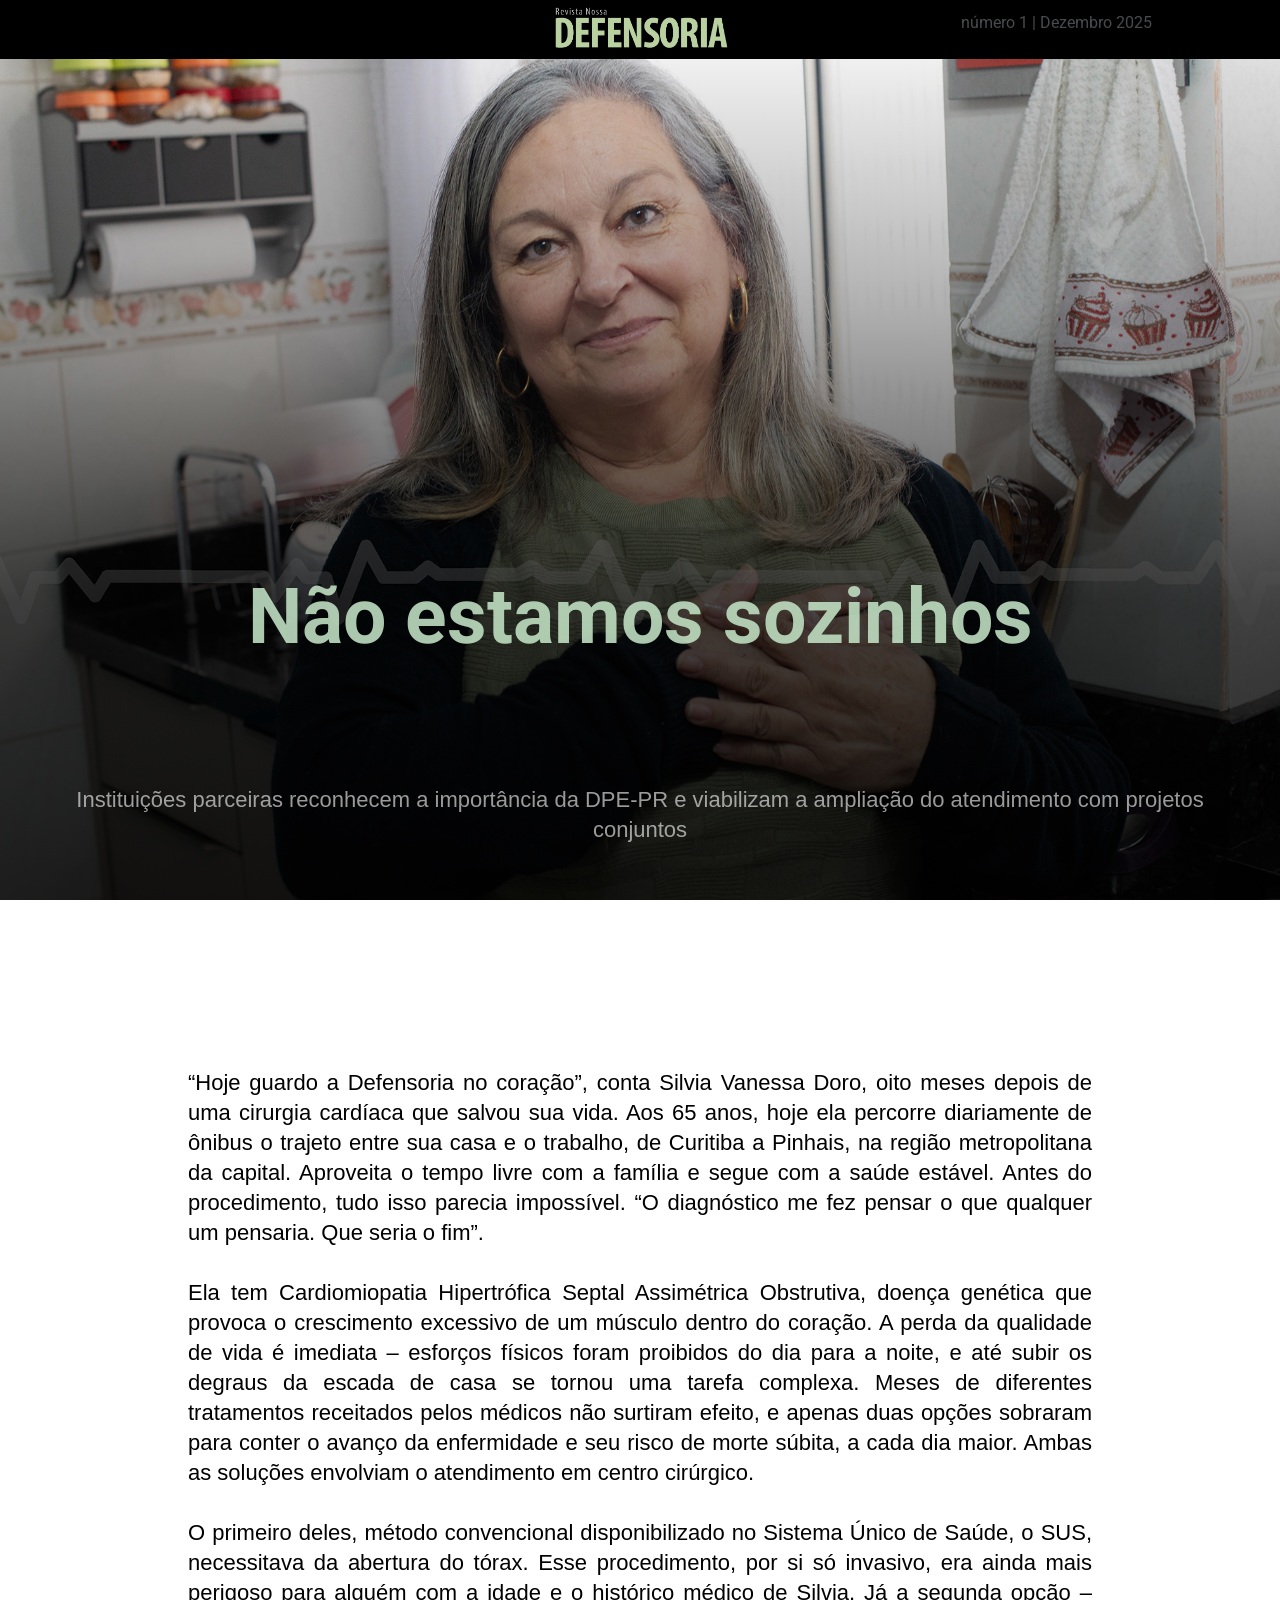
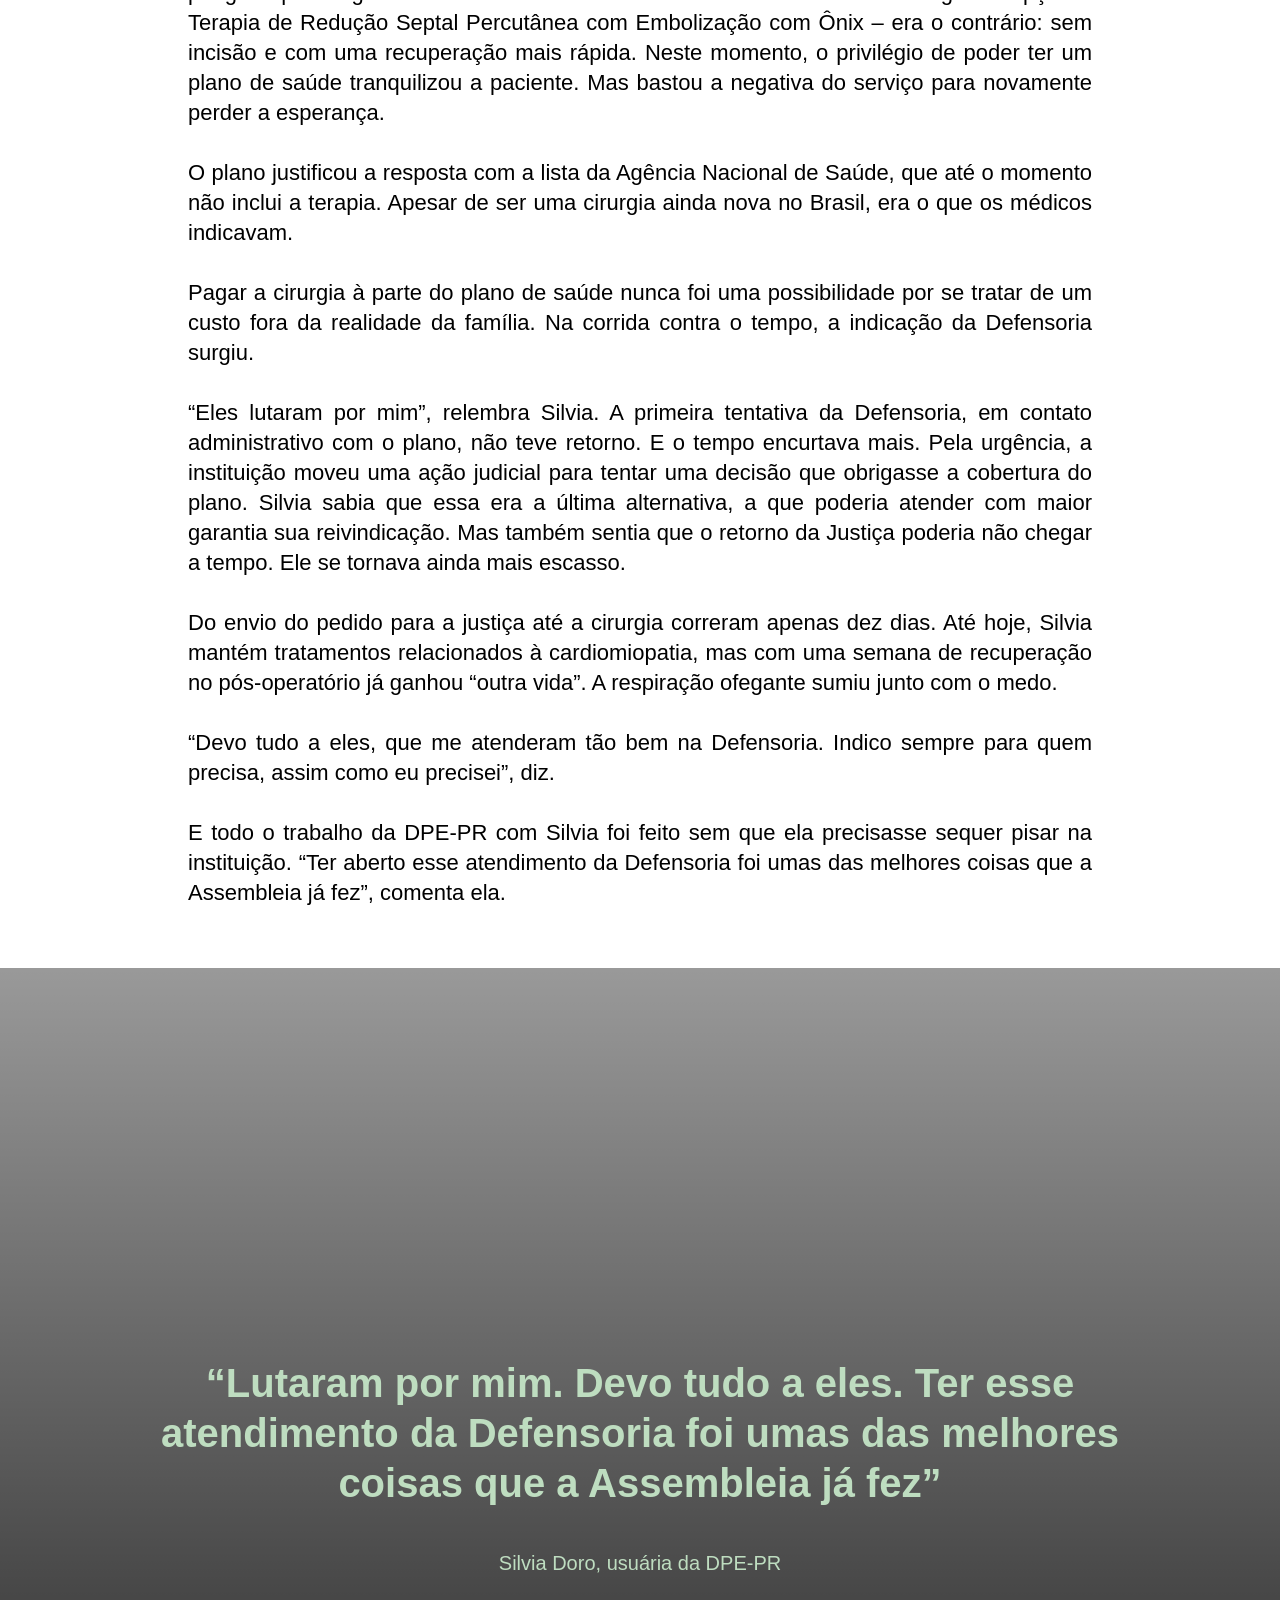
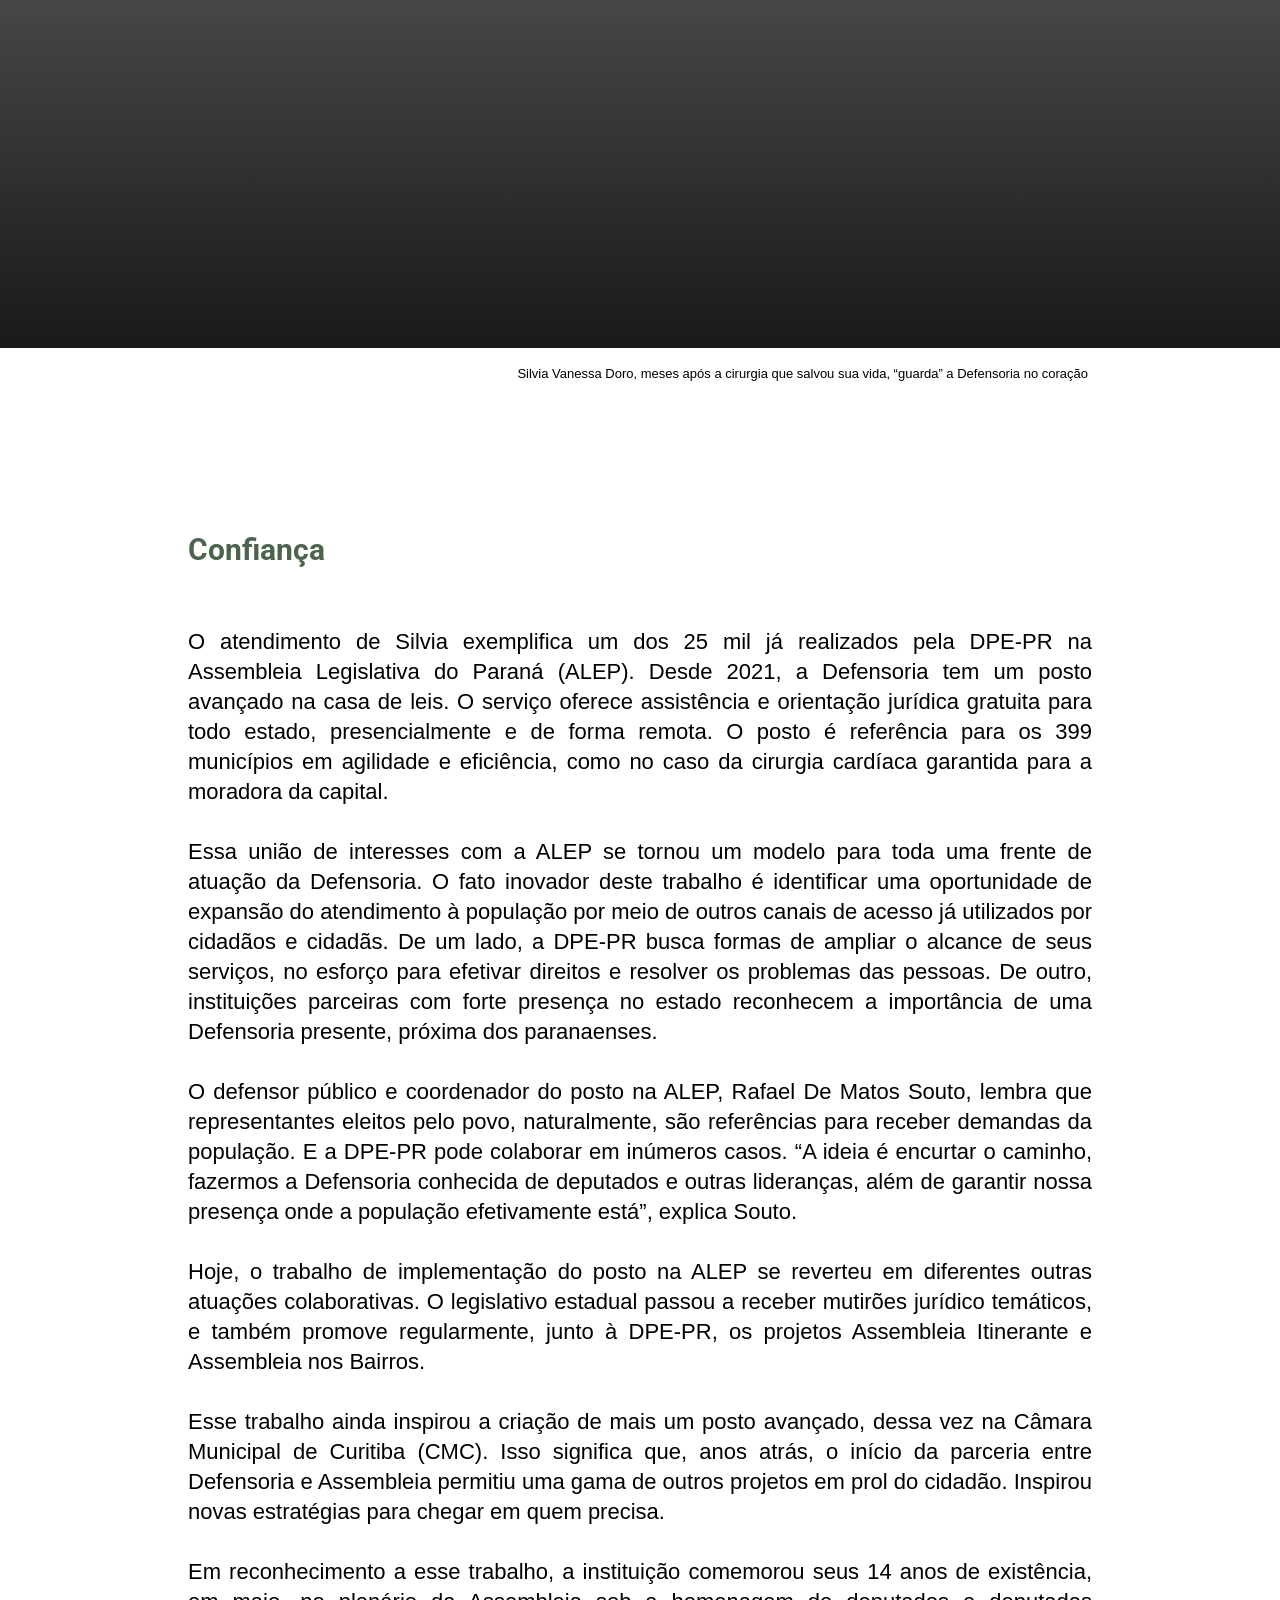
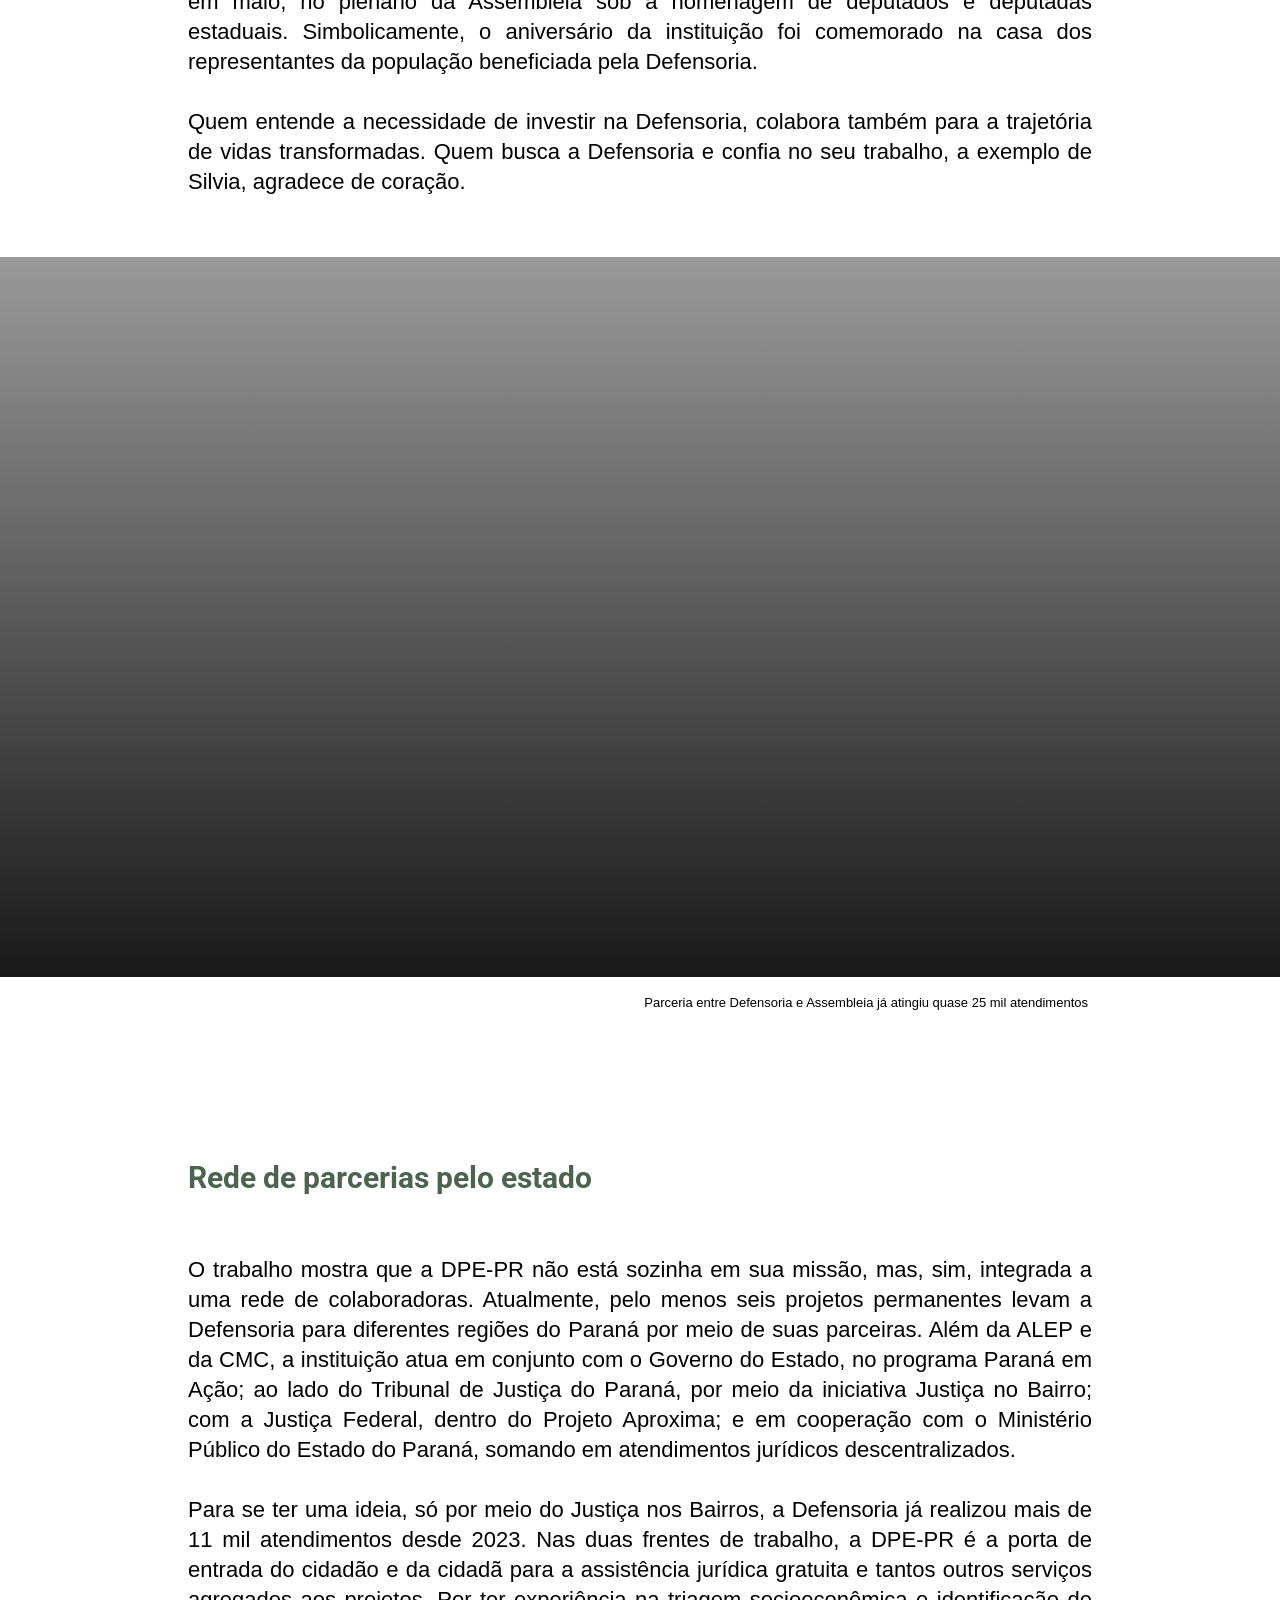
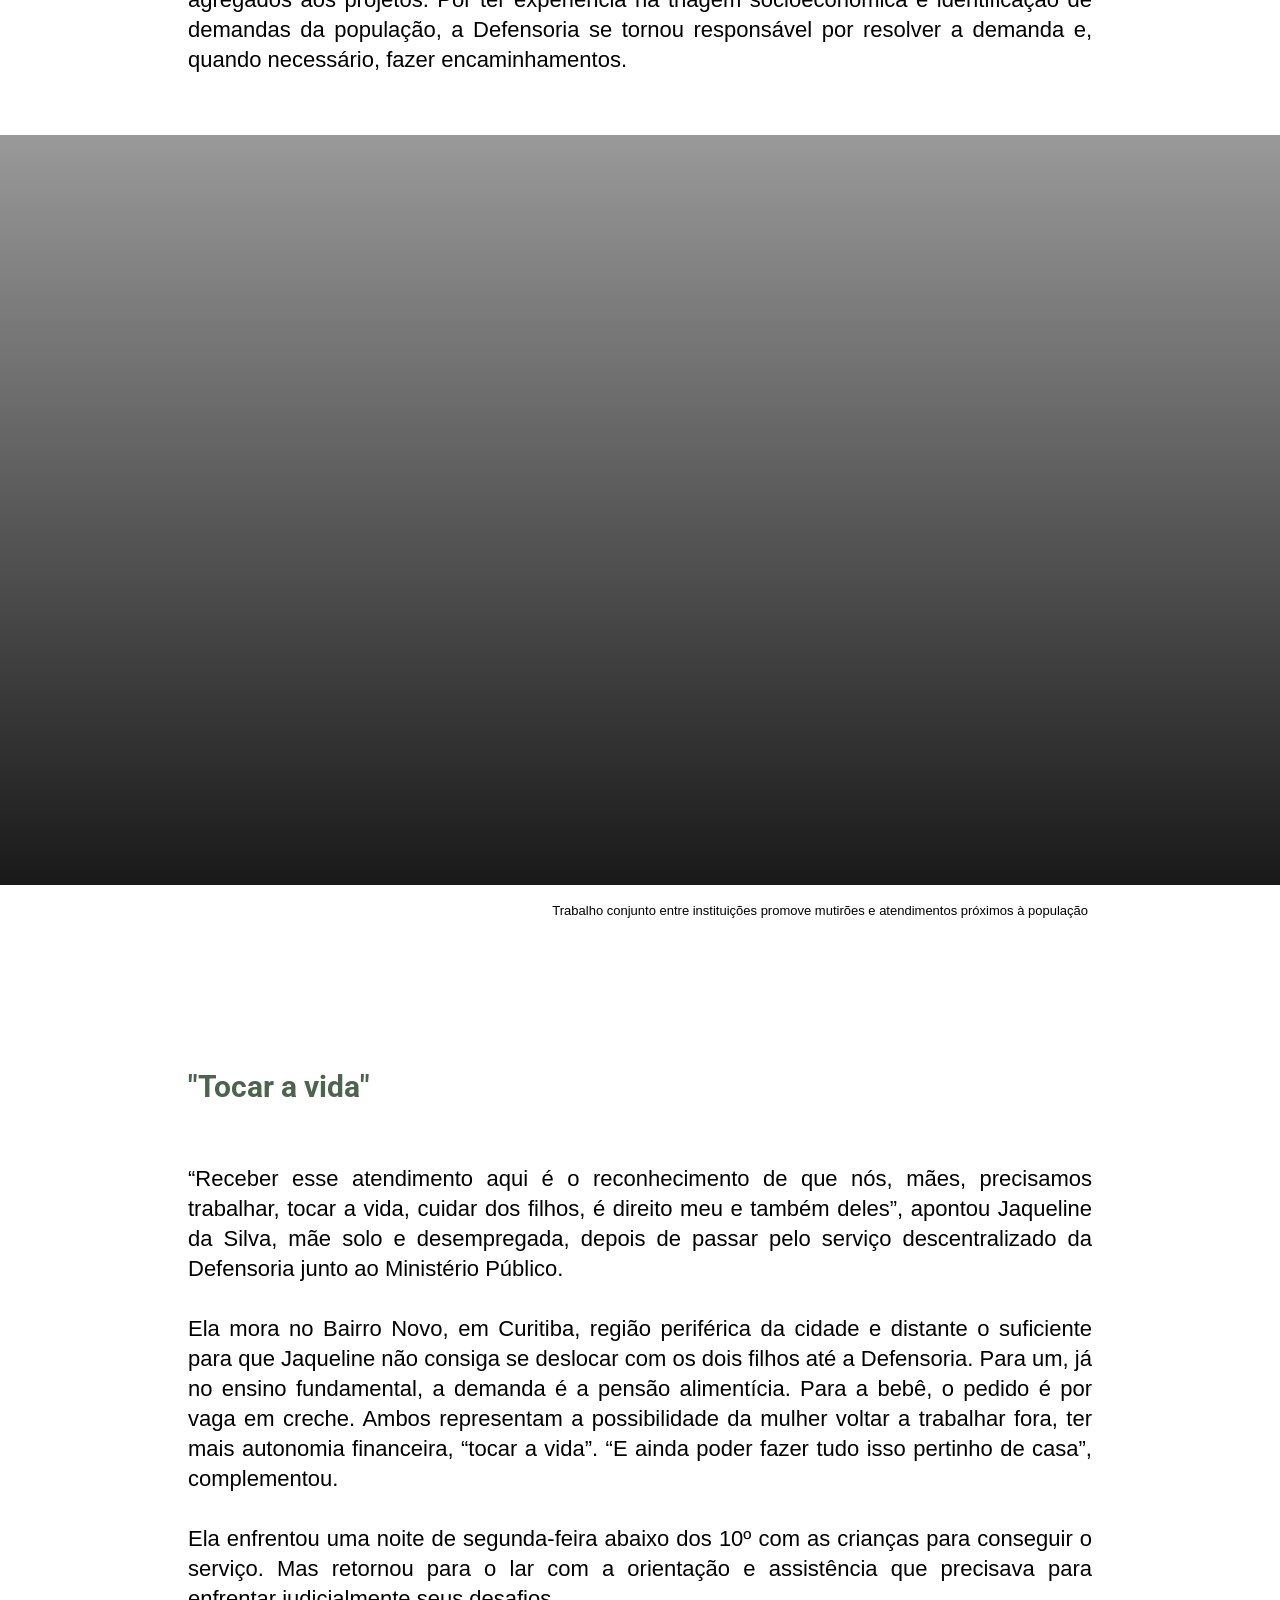
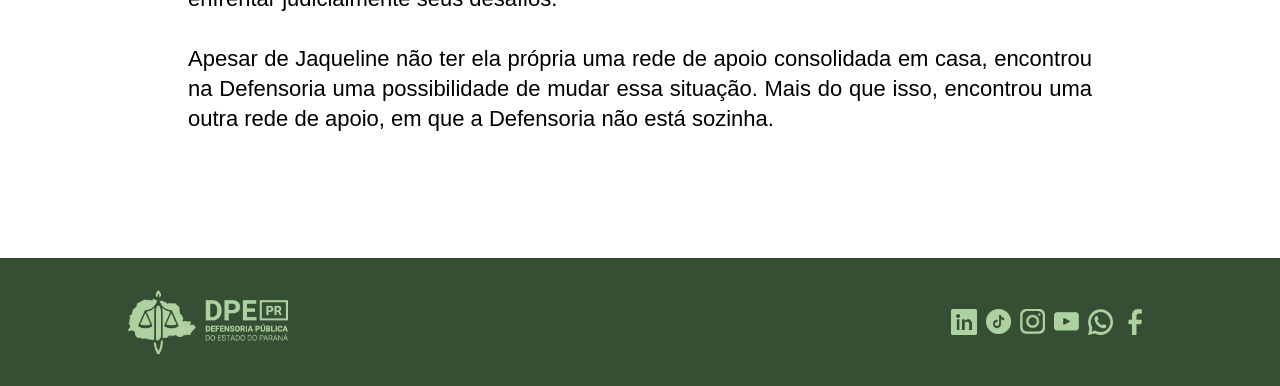
<file: edicao01_mat07/não_estamos_sozinhos.html>
<!DOCTYPE html>

<html lang="pt-br">
<head>

  <meta charset="UTF-8">
  <title>Revista Nossa Defensoria | Na esquina de casa</title>
  <meta name="viewport" content="width=device-width, initial-scale=1.0">

  <!-- fonts  -->
  <link rel="preconnect" href="https://fonts.googleapis.com">
  <link rel="preconnect" href="https://fonts.gstatic.com" crossorigin>
  <link href="https://fonts.googleapis.com/css2?family=Roboto:ital,wght@0,100..900;1,100..900&display=swap" rel="stylesheet">

  <!-- Swiper CSS -->
  <link rel="stylesheet" href="https://cdn.jsdelivr.net/npm/swiper@11/swiper-bundle.min.css" />

  <!-- CSS Interno -->
  <link rel="stylesheet" href="./css/estilo.css" />
  <link rel="stylesheet" href="../css/footer.css" />
  <link rel="stylesheet" href="../css/header.css" />

</head>
<body>



<!-- MATERIA DA CAPA -->
<div id="ed01_mat07">

  <!-- MOBILE -->
  <div class="mobile">

    <!-- Progress Bars -->
    <div class="progress-container" id="progress-container"></div>
    <div class="fechar_storie" onclick="window.location.href='../../index.html'"></div>


    <!-- Swiper container -->
    <div class="swiper">
      <div class="swiper-wrapper">

        <!-- Slide 1 -->
        <div class="swiper-slide">
          <div class="testeDegradeCima"></div>
          <div class="testeDegradeBaixo"></div>

          <div class="blocoDeTexto">

            <div class="tituloMateria">
              Não estamos<br>sozinhos
            </div>
            <div class="gravata">
              Instituições parceiras reconhecem a importância da DPE-PR e viabilizam a ampliação do atendimento com projetos conjuntos
            </div>
            
          </div>
          

          <img src="./assets/tela1.jpg" alt="Imagem 1" class="slide-image">       
        </div>

        <!-- Slide 2 -->
        <div class="swiper-slide">
          <div class="testeDegradeCima"></div>
          <div class="testeDegradeBaixo2"></div> 
          <img src="./assets/tela2.jpg" alt="Imagem 1" class="slide-image"> 
          <div class="texto">
            
            <p>
              “Hoje guardo a Defensoria no meu coração”, conta Silvia Vanessa Doro, oito meses depois de uma cirurgia cardíaca que salvou sua vida. 
            </p> 

          </div>
        </div>

        <!-- Slide 3 -->
        <div class="swiper-slide">
          <div class="testeDegradeCima"></div>
          <div class="testeDegradeBaixo"></div>
          <img src="./assets/tela3.jpg" alt="Imagem 2" class="slide-image">
          <div class="texto">
            
            <p>
              Aos 65 anos, ela percorre diariamente de ônibus o trajeto entre sua casa e o trabalho, de Curitiba a Pinhais, na região metropolitana da capital. Aproveita o tempo livre com a família e segue com a saúde estável. Antes do procedimento, tudo isso parecia impossível. “O diagnóstico me fez pensar o que qualquer um pensaria. Que seria o fim”.
            </p> 

          </div>

        </div>

        <!-- Slide 4 -->
        <div class="swiper-slide">
          <div class="testeDegradeCima"></div>
          <div class="testeDegradeBaixo"></div>
          <img src="./assets/tela4.jpg" alt="Imagem 2" class="slide-image">
          <div class="texto">
            
            <p>
              A idosa tem Cardiomiopatia Hipertrófica Septal Assimétrica Obstrutiva, doença genética que provoca o crescimento excessivo de um músculo dentro do coração. A perda da qualidade de vida é imediata - esforços físicos foram proibidos do dia para a noite, e até subir os degraus da escada de casa se tornou uma tarefa complexa.   
            </p> 

          </div>

        </div>

        <!-- Slide 5 -->
        <div class="swiper-slide">
          <div class="testeDegradeCima"></div>
          <div class="testeDegradeBaixo"></div>
          <img src="./assets/tela5.jpg" alt="Imagem 2" class="slide-image">
          <div class="texto">
            
            <p>
              Meses de diferentes tratamentos receitados pelos médicos não surtiram efeito, e apenas duas opções sobraram para conter o avanço da enfermidade e seu risco de morte súbita, a cada dia maior. Ambas as soluções envolviam o atendimento em centro cirúrgico.   
            </p> 

          </div>

        </div>

        <!-- Slide 6 -->
        <div class="swiper-slide">
          <div class="testeDegradeCima"></div>
          <div class="testeDegradeBaixo"></div>
          <img src="./assets/tela6.jpg" alt="Imagem 2" class="slide-image">
          <div class="texto">
            
            <p>
              O primeiro deles, método convencional disponibilizado no SUS, necessitava de abertura do tórax. Esse procedimento era perigoso para alguém com a idade e o histórico médico de Silvia. A indicação era para a segunda opção - Terapia de Redução Septal Percutânea com Embolização com Ônix. Sem incisão e com uma recuperação mais rápida. Neste momento, o privilégio de poder ter um plano de saúde tranquilizou a paciente. Mas bastou a negativa do serviço para novamente perder a esperança.    
            </p> 

          </div>
        </div>

        <!-- Slide 7 -->
        <div class="swiper-slide">
          <div class="testeDegradeCima"></div>
          <div class="testeDegradeBaixo"></div>
          <img src="./assets/tela7.jpg" alt="Imagem 2" class="slide-image">
          <div class="texto">
            
            <p>
              O plano justificou a resposta com a lista da Agência Nacional de Saúde, que até o momento não inclui a terapia. Apesar de ser um método ainda novo no Brasil, era o que os médicos indicavam e o que apresentava menos riscos à vida da paciente.     
            </p>
            <p>
              Pagar a cirurgia à parte do plano de saúde nunca foi uma possibilidade por se tratar de um custo fora da realidade da família. Na corrida contra o tempo, a indicação da Defensoria surgiu.
            </p>

          </div>
        </div>

        <!-- Slide 8 -->
        <div class="swiper-slide">
          <div class="testeDegradeCima"></div>
          <div class="testeDegradeBaixo"></div>
          <img src="./assets/tela8.jpg" alt="Imagem 2" class="slide-image">
          <div class="texto">
            
            <p>
              “Eles lutaram por mim”, relembra Silvia. A primeira tentativa da Defensoria, em contato administrativo com o plano, não teve retorno. E o tempo encurtava mais. Pela urgência, a instituição moveu uma ação judicial para tentar uma decisão que obrigasse a cobertura do plano. Silvia sabia que essa era a última alternativa, a que poderia atender com maior garantia sua reivindicação. Mas também sentia que o retorno da Justiça poderia não chegar a tempo. Ele se tornava ainda mais escasso.     
            </p> 

          </div>
        </div>

        <!-- Slide 9 -->
        <div class="swiper-slide">
          <div class="testeDegradeCima"></div>
          <div class="testeDegradeBaixo"></div>
          <img src="./assets/tela9.jpg" alt="Imagem 2" class="slide-image">
          <div class="texto">
            
            <!--<p class="subtitulo">
              Estratégia em todos os municípios 
            </p>-->

            <p>
              Do envio do pedido para a justiça até a cirurgia no Hospital Marcelino Champagnat, em Curitiba, correram apenas dez dias. Até hoje, Silvia mantém tratamentos relacionados à cardiomiopatia, mas em questão de dias já ganhou “outra vida”. A respiração ofegante sumiu e um novo caminho  tomou forma.    
            </p>
            <p>
              “Devo tudo a eles, que me atenderam tão bem na Defensoria. Indico sempre para quem precisa, assim como eu precisei”, diz. 
            </p>

          </div>
        </div>

        <!-- Slide 10 -->
        <div class="swiper-slide">
          <div class="testeDegradeCima"></div>
          <div class="testeDegradeBaixo"></div>
          <img src="./assets/tela10.jpg" alt="Imagem 2" class="slide-image">
          <div class="texto">
            
            <!--<p class="subtitulo">
              Estratégia em todos os municípios 
            </p>-->

            <p>
              E todo o trabalho da DPE-PR para transformar a perspectiva de Silva, do fim em recomeço, foi feito sem que ela precisasse sequer pisar na instituição. “Ter colocado esse atendimento da Defensoria foi umas das melhores coisas que a Assembleia já fez”, reforça.   
            </p> 

          </div>
        </div>

        <!-- Slide 11 -->
        <div class="swiper-slide">
          <div class="testeDegradeCima"></div>
          <div class="testeDegradeBaixo"></div>
          <img src="./assets/tela11.jpg" alt="Imagem 2" class="slide-image">
          <div class="texto">
            
            <p class="subtitulo">
              Confiança 
            </p>
            <p>
              O atendimento de Silvia exemplifica um dos 25 mil já realizados pela DPE-PR na Assembleia Legislativa do Paraná (ALEP). Desde 2021, a Defensoria tem um posto na casa de leis. O serviço oferece assistência e orientação jurídica gratuita para todo estado. 
            </p>
            <p>
              Essa união de interesses com a ALEP se tornou um modelo para toda uma frente de atuação. O fato inovador deste trabalho é identificar uma oportunidade de expansão por meio de outros canais de acesso já utilizados pelo cidadão.
            </p>

          </div>
        </div>

        <!-- Slide 12 -->
        <div class="swiper-slide">
          <div class="testeDegradeCima"></div>
          <div class="testeDegradeBaixo"></div>
          <img src="./assets/tela12.jpg" alt="Imagem 2" class="slide-image">
          <div class="texto">
            
            <p>
              O defensor público e coordenador do posto na ALEP, Rafael de Matos Souto, lembra que representantes eleitos pelo povo, naturalmente, são referências para receber demandas da população. E a DPE-PR pode colaborar em inúmeros casos. “A ideia é encurtar o caminho, fazermos a Defensoria conhecida de deputados e outras lideranças, além de garantir nossa presença onde a população efetivamente está”, explica Souto. 
            </p> 

          </div>
        </div>

        <!-- Slide 13 -->
        <div class="swiper-slide">
          
          <div class="citacao">
            
            <p>
              “Lutaram por mim. Devo tudo a eles. Ter colocado esse atendimento da Defensoria foi umas das melhores coisas que a Assembleia já fez.”
            </p>    

          </div>

        </div>

        <!-- Slide 14 -->
        <div class="swiper-slide">
          <div class="testeDegradeCima"></div>
          <div class="testeDegradeBaixo"></div>
          <img src="./assets/tela14.jpg" alt="Imagem 2" class="slide-image">
          <div class="texto">
            
            <p class="subtitulo">
              Rede de cooperação
            </p>
            <p>
              O trabalho da DPE-PR mostra que a instituição não está sozinha em sua missão, mas, sim, integrada a uma rede de colaboradoras em prol da população. Atualmente, pelo menos seis projetos permanentes levam a Defensoria para diferentes regiões do Paraná por meio de suas parceiras.  
            </p> 

          </div>
        </div>

        <!-- Slide 15 -->
        <div class="swiper-slide">
          <div class="testeDegradeCima"></div>
          <div class="testeDegradeBaixo"></div>
          <img src="./assets/tela15.jpg" alt="Imagem 2" class="slide-image">
          <div class="texto">
            
            <p>
              Além da ALEP e da CMC, a instituição atua em conjunto com o Governo do Estado, no programa Paraná em Ação; ao lado do Tribunal de Justiça do Paraná, por meio da iniciativa Justiça nos Bairros; com a Justiça Federal, dentro no Projeto Aproxima; e em cooperação com o Ministério Público do Estado do Paraná, somando em atendimentos jurídicos descentralizados.
            </p> 

          </div>
        </div>

      </div>
    </div>

  </div>
  <!-- MOBILE -->

  <!-- DESKTOP -->
  <div class="desktop">
    <header>
      <div class="header ">
        <div class="contrapontoEdicao"></div>
        <div class="logoRevista" onclick="window.location.href='../../index.html'"></div>
        <div class="edicao">número 1 | Dezembro 2025</div>
      </div>
    </header>
    
    <div >
      <div id="parallax-world-of-ugg">

        <!-- capa 01 -->
        <section>
            <div class="parallax-capa imagemParallax_img1_mat07_ed01">
              <div>
                <h2>Não estamos sozinhos</h2>
                <p class="gravata">
                  Instituições parceiras reconhecem a importância da DPE-PR e viabilizam a ampliação do atendimento com projetos conjuntos
                </p>
              </div>
            </div>
            <div>
            <p class="legendaParallax">
            </p>
          </div>
        </section>

        <!-- texto -->
        <section>
          <div class="block">
            <p>
              “Hoje guardo a Defensoria no coração”, conta Silvia Vanessa Doro, oito meses depois de uma cirurgia cardíaca que salvou sua vida. Aos 65 anos, hoje ela percorre diariamente de ônibus o trajeto entre sua casa e o trabalho, de Curitiba a Pinhais, na região metropolitana da capital. Aproveita o tempo livre com a família e segue com a saúde estável. Antes do procedimento, tudo isso parecia impossível. “O diagnóstico me fez pensar o que qualquer um pensaria. Que seria o fim”. 
            </p>
            <p>
              Ela tem Cardiomiopatia Hipertrófica Septal Assimétrica Obstrutiva, doença genética que provoca o crescimento excessivo de um músculo dentro do coração. A perda da qualidade de vida é imediata – esforços físicos foram proibidos do dia para a noite, e até subir os degraus da escada de casa se tornou uma tarefa complexa. Meses de diferentes tratamentos receitados pelos médicos não surtiram efeito, e apenas duas opções sobraram para conter o avanço da enfermidade e seu risco de morte súbita, a cada dia maior. Ambas as soluções envolviam o atendimento em centro cirúrgico.
            </p>
            <p>
              O primeiro deles, método convencional disponibilizado no Sistema Único de Saúde, o SUS, necessitava da abertura do tórax. Esse procedimento, por si só invasivo, era ainda mais perigoso para alguém com a idade e o histórico médico de Silvia. Já a segunda opção – Terapia de Redução Septal Percutânea com Embolização com Ônix – era o contrário: sem incisão e com uma recuperação mais rápida. Neste momento, o privilégio de poder ter um plano de saúde tranquilizou a paciente. Mas bastou a negativa do serviço para novamente perder a esperança.
            </p>
            <p>
              O plano justificou a resposta com a lista da Agência Nacional de Saúde, que até o momento não inclui a terapia. Apesar de ser uma cirurgia ainda nova no Brasil, era o que os médicos indicavam. 
            </p>
            <p>
              Pagar a cirurgia à parte do plano de saúde nunca foi uma possibilidade por se tratar de um custo fora da realidade da família. Na corrida contra o tempo, a indicação da Defensoria surgiu.
            </p>
            <p>
              “Eles lutaram por mim”, relembra Silvia. A primeira tentativa da Defensoria, em contato administrativo com o plano, não teve retorno. E o tempo encurtava mais. Pela urgência, a instituição moveu uma ação judicial para tentar uma decisão que obrigasse a cobertura do plano. Silvia sabia que essa era a última alternativa, a que poderia atender com maior garantia sua reivindicação. Mas também sentia que o retorno da Justiça poderia não chegar a tempo. Ele se tornava ainda mais escasso.
            </p>
            <p>
              Do envio do pedido para a justiça até a cirurgia correram apenas dez dias. Até hoje, Silvia mantém tratamentos relacionados à cardiomiopatia, mas com uma semana de recuperação no pós-operatório já ganhou “outra vida”. A respiração ofegante sumiu junto com o medo.
            </p>
            <p>
              “Devo tudo a eles, que me atenderam tão bem na Defensoria. Indico sempre para quem precisa, assim como eu precisei”, diz.
            </p>
            <p>
              E todo o trabalho da DPE-PR com Silvia foi feito sem que ela precisasse sequer pisar na instituição. “Ter aberto esse atendimento da Defensoria foi umas das melhores coisas que a Assembleia já fez”, comenta ela.
            </p>
            
            
        </section>

        <!-- imagem parallax 02 -->
        <section>
          <div class="parallax-meiotexto imagemParallax_img02_mat07_ed01">

            <p>
              “Lutaram por mim. Devo tudo a eles. Ter esse atendimento da Defensoria foi umas das melhores coisas que a Assembleia já fez”
            </p>
            <p class="assinaturaDeclara">
              Silvia Doro, usuária da DPE-PR
            </p>
          </div>
          <div>
            <p class="legendaParallax">
              Silvia Vanessa Doro, meses após a cirurgia que salvou sua vida, “guarda” a Defensoria no coração 
            </p>
          </div>
        </section>

        <!-- texto -->
        <section>
          <div class="block">

            <h3>
              Confiança
            </h3>

            <p>
              O atendimento de Silvia exemplifica um dos 25 mil já realizados pela DPE-PR na Assembleia Legislativa do Paraná (ALEP). Desde 2021, a Defensoria tem um posto avançado na casa de leis. O serviço oferece assistência e orientação jurídica gratuita para todo estado, presencialmente e de forma remota. O posto é referência para os 399 municípios em agilidade e eficiência, como no caso da cirurgia cardíaca garantida para a moradora da capital.
            </p>
            <p>
              Essa união de interesses com a ALEP se tornou um modelo para toda uma frente de atuação da Defensoria. O fato inovador deste trabalho é identificar uma oportunidade de expansão do atendimento à população por meio de outros canais de acesso já utilizados por cidadãos e cidadãs. De um lado, a DPE-PR busca formas de ampliar o alcance de seus serviços, no esforço para efetivar direitos e resolver os problemas das pessoas. De outro, instituições parceiras com forte presença no estado reconhecem a importância de uma Defensoria presente, próxima dos paranaenses.
            </p>
            <p>
              O defensor público e coordenador do posto na ALEP, Rafael De Matos Souto, lembra que representantes eleitos pelo povo, naturalmente, são referências para receber demandas da população. E a DPE-PR pode colaborar em inúmeros casos. “A ideia é encurtar o caminho, fazermos a Defensoria conhecida de deputados e outras lideranças, além de garantir nossa presença onde a população efetivamente está”, explica Souto.
            </p>
            <p>
              Hoje, o trabalho de implementação do posto na ALEP se reverteu em diferentes outras atuações colaborativas. O legislativo estadual passou a receber mutirões jurídico temáticos, e também promove regularmente, junto à DPE-PR, os projetos Assembleia Itinerante e Assembleia nos Bairros. 
            </p>
            <p>
              Esse trabalho ainda inspirou a criação de mais um posto avançado, dessa vez na Câmara Municipal de Curitiba (CMC). Isso significa que, anos atrás, o início da parceria entre Defensoria e Assembleia permitiu uma gama de outros projetos em prol do cidadão. Inspirou novas estratégias para chegar em quem precisa.
            </p>
            <p>
              Em reconhecimento a esse trabalho, a instituição comemorou seus 14 anos de existência, em maio, no plenário da Assembleia sob a homenagem de deputados e deputadas estaduais. Simbolicamente, o aniversário da instituição foi comemorado na casa dos representantes da população beneficiada pela Defensoria.
            </p>
            <p>
              Quem entende a necessidade de investir na Defensoria, colabora também para a trajetória de vidas transformadas. Quem busca a Defensoria e confia no seu trabalho, a exemplo de Silvia, agradece de coração.
            </p>

            
            
        </section>

        <!-- imagem parallax 03 -->
        <section>
          <div class="parallax-meiotexto imagemParallax_img03_mat07_ed01">

          </div>
          <div>
            <p class="legendaParallax">
              Parceria entre Defensoria e Assembleia já atingiu quase 25 mil atendimentos
            </p>
          </div>
        </section>

        <!-- texto -->
        <section>
          <div class="block">

            <h3>
              Rede de parcerias pelo estado
            </h3>

            <p>
              O trabalho mostra que a DPE-PR não está sozinha em sua missão, mas, sim, integrada a uma rede de colaboradoras. Atualmente, pelo menos seis projetos permanentes levam a Defensoria para diferentes regiões do Paraná por meio de suas parceiras. Além da ALEP e da CMC, a instituição atua em conjunto com o Governo do Estado, no programa Paraná em Ação; ao lado do Tribunal de Justiça do Paraná, por meio da iniciativa Justiça no Bairro; com a Justiça Federal, dentro do Projeto Aproxima; e em cooperação com o Ministério Público do Estado do Paraná, somando em atendimentos jurídicos descentralizados.
            </p>
            <p>
              Para se ter uma ideia, só por meio do Justiça nos Bairros, a Defensoria já realizou mais de 11 mil atendimentos desde 2023. Nas duas frentes de trabalho, a DPE-PR é a porta de entrada do cidadão e da cidadã para a assistência jurídica gratuita e tantos outros serviços agregados aos projetos. Por ter experiência na triagem socioeconômica e identificação de demandas da população, a Defensoria se tornou responsável por resolver a demanda e, quando necessário, fazer encaminhamentos.
            </p>



                      
        </section>

        <!-- imagem parallax 04 -->
        <section>
          <div class="parallax-meiotexto imagemParallax_img04_mat07_ed01">
            <p>
              
            </p>
          </div>
          <div>
            <p class="legendaParallax">
              Trabalho conjunto entre instituições promove mutirões e atendimentos próximos à população
            </p>
          </div>
        </section>

        <!-- texto -->
        <section>
          <div class="block">

            <h3>
              "Tocar a vida"
            </h3>

            <p>
              “Receber esse atendimento aqui é o reconhecimento de que nós, mães, precisamos trabalhar, tocar a vida, cuidar dos filhos, é direito meu e também deles”, apontou Jaqueline da Silva, mãe solo e desempregada, depois de passar pelo serviço descentralizado da Defensoria junto ao Ministério Público.
            </p>
            <p>
              Ela mora no Bairro Novo, em Curitiba, região periférica da cidade e distante o suficiente para que Jaqueline não consiga se deslocar com os dois filhos até a Defensoria. Para um, já no ensino fundamental, a demanda é a pensão alimentícia. Para a bebê, o pedido é por vaga em creche. Ambos representam a possibilidade da mulher voltar a trabalhar fora, ter mais autonomia financeira, “tocar a vida”. “E ainda poder fazer tudo isso pertinho de casa”, complementou.
            </p>
            <p>
              Ela enfrentou uma noite de segunda-feira abaixo dos 10º com as crianças para conseguir o serviço. Mas retornou para o lar com a orientação e assistência que precisava para enfrentar judicialmente seus desafios. 
            </p>
            <p>
              Apesar de Jaqueline não ter ela própria uma rede de apoio consolidada em casa, encontrou na Defensoria uma possibilidade de mudar essa situação. Mais do que isso, encontrou uma outra rede de apoio, em que a Defensoria não está sozinha.
            </p>



                      
        </section>


      
      </div>
    </div>

    <footer>
      <div class="footer">
        <div class="logoDPEPR" onclick="window.location.href='https://www.defensoriapublica.pr.def.br/'"></div>
        <div class="contatos">
          <div class="contatosLinkedin" onclick="window.location.href='https://www.facebook.com/DefensoriaPublicaPR/'"></div>
          <div class="contatosTiktok" onclick="window.location.href='https://www.facebook.com/DefensoriaPublicaPR/'"></div>
          <div class="contatosInsta" onclick="window.location.href='https://www.instagram.com/defensoriapublicapr/'"></div>
          <div class="contatosYoutube" onclick="window.location.href='https://www.youtube.com/c/DefensoriaPR/'"></div>
          <div class="contatosWtsp" onclick="window.location.href='https://wa.me/4191883726'"></div>
          <div class="contatosFace" onclick="window.location.href='https://www.facebook.com/DefensoriaPublicaPR/'"></div>
        </div>
      </div>
    </footer>
  </div>
  <!-- DESKTOP -->

</div>
<!-- MATERIA DE CAPA -->




<!-- Swiper JS -->
<script src="https://cdn.jsdelivr.net/npm/swiper@11/swiper-bundle.min.js"></script>
<script src="./script/script.js"></script>


</body>

</html>
</file>
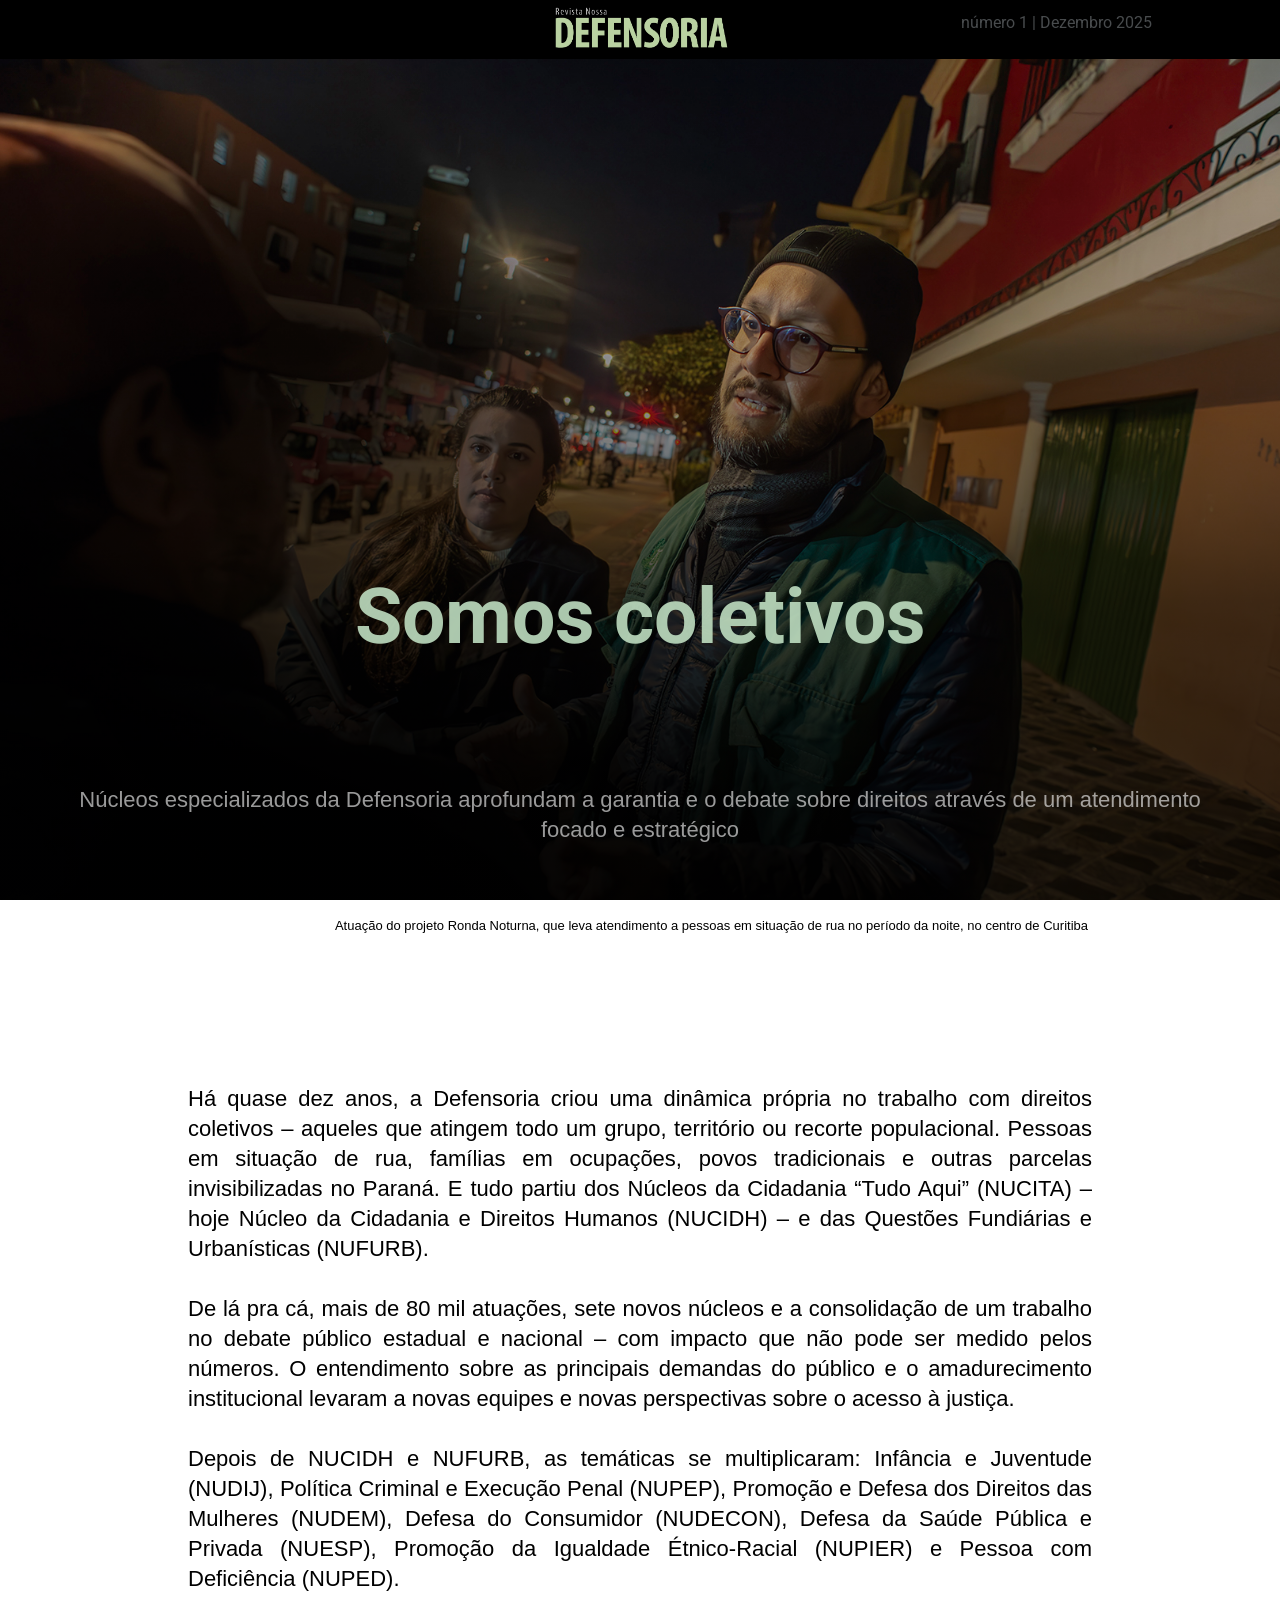
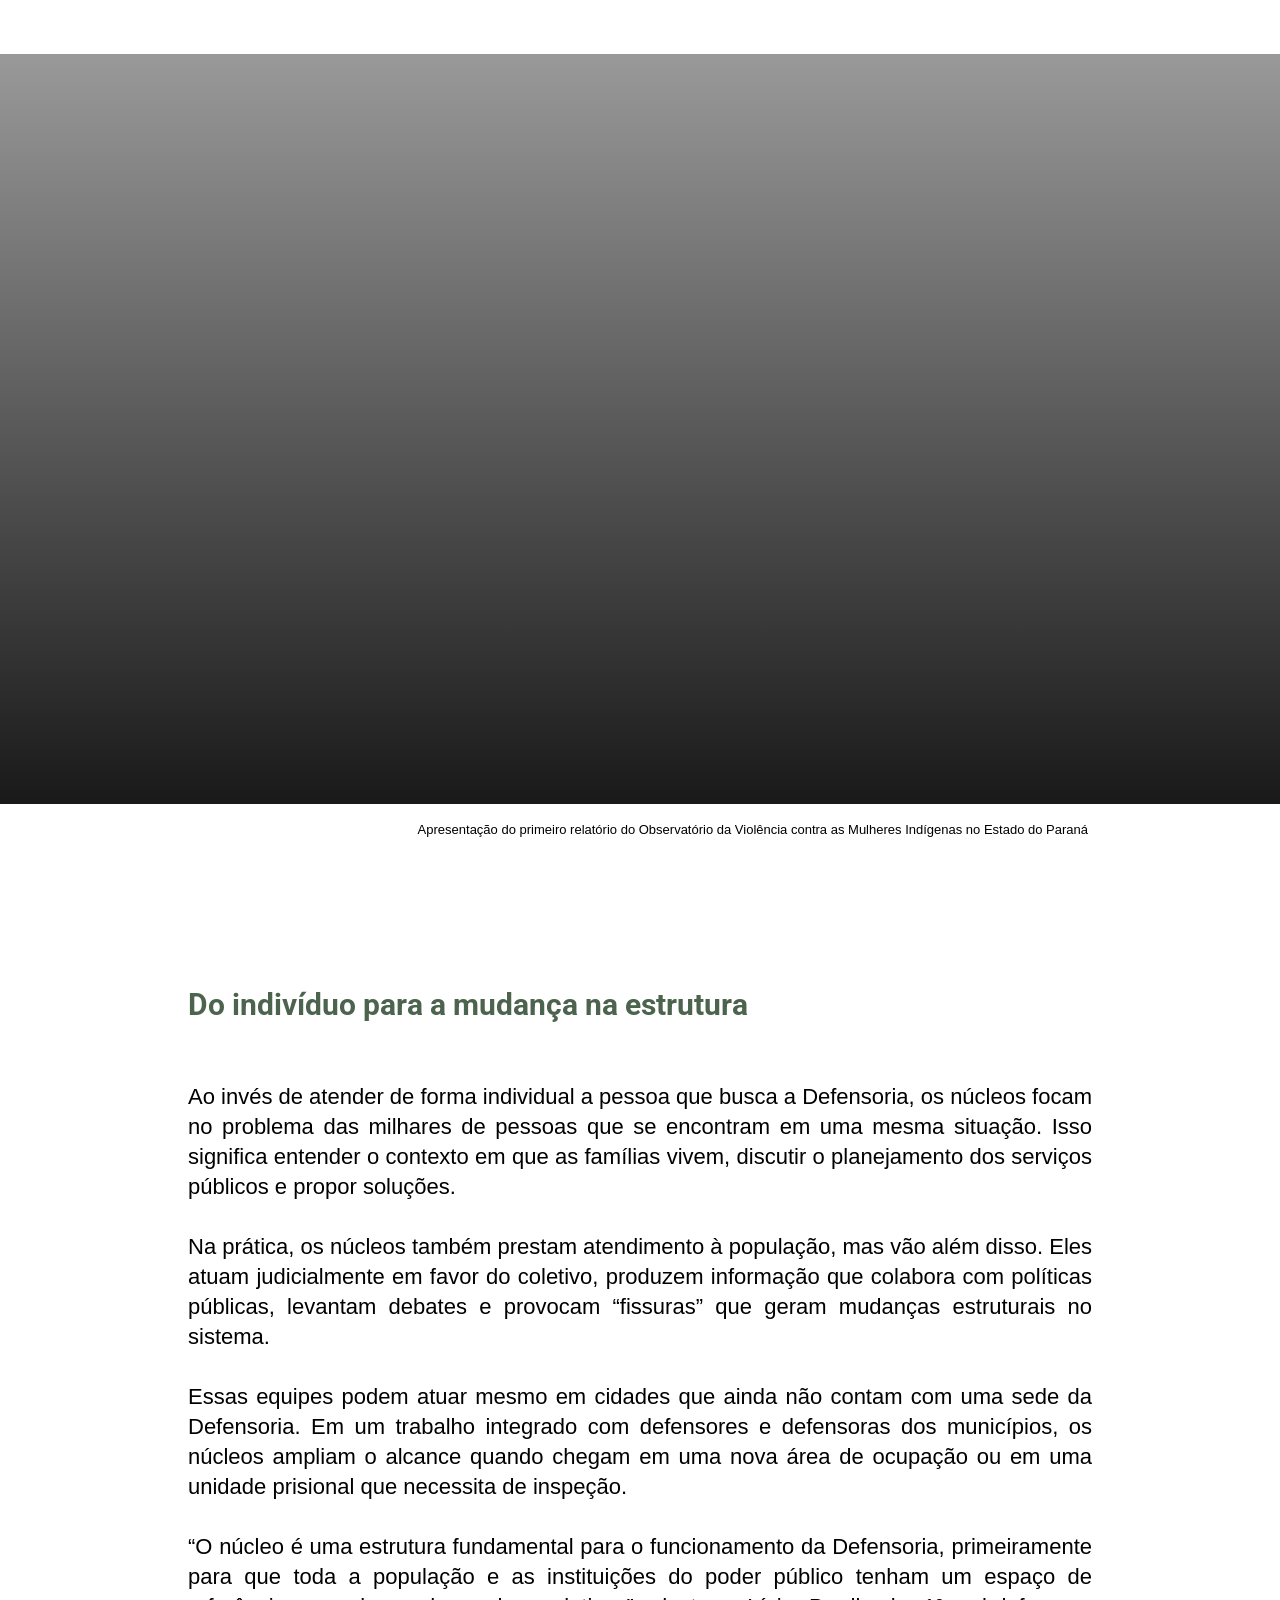
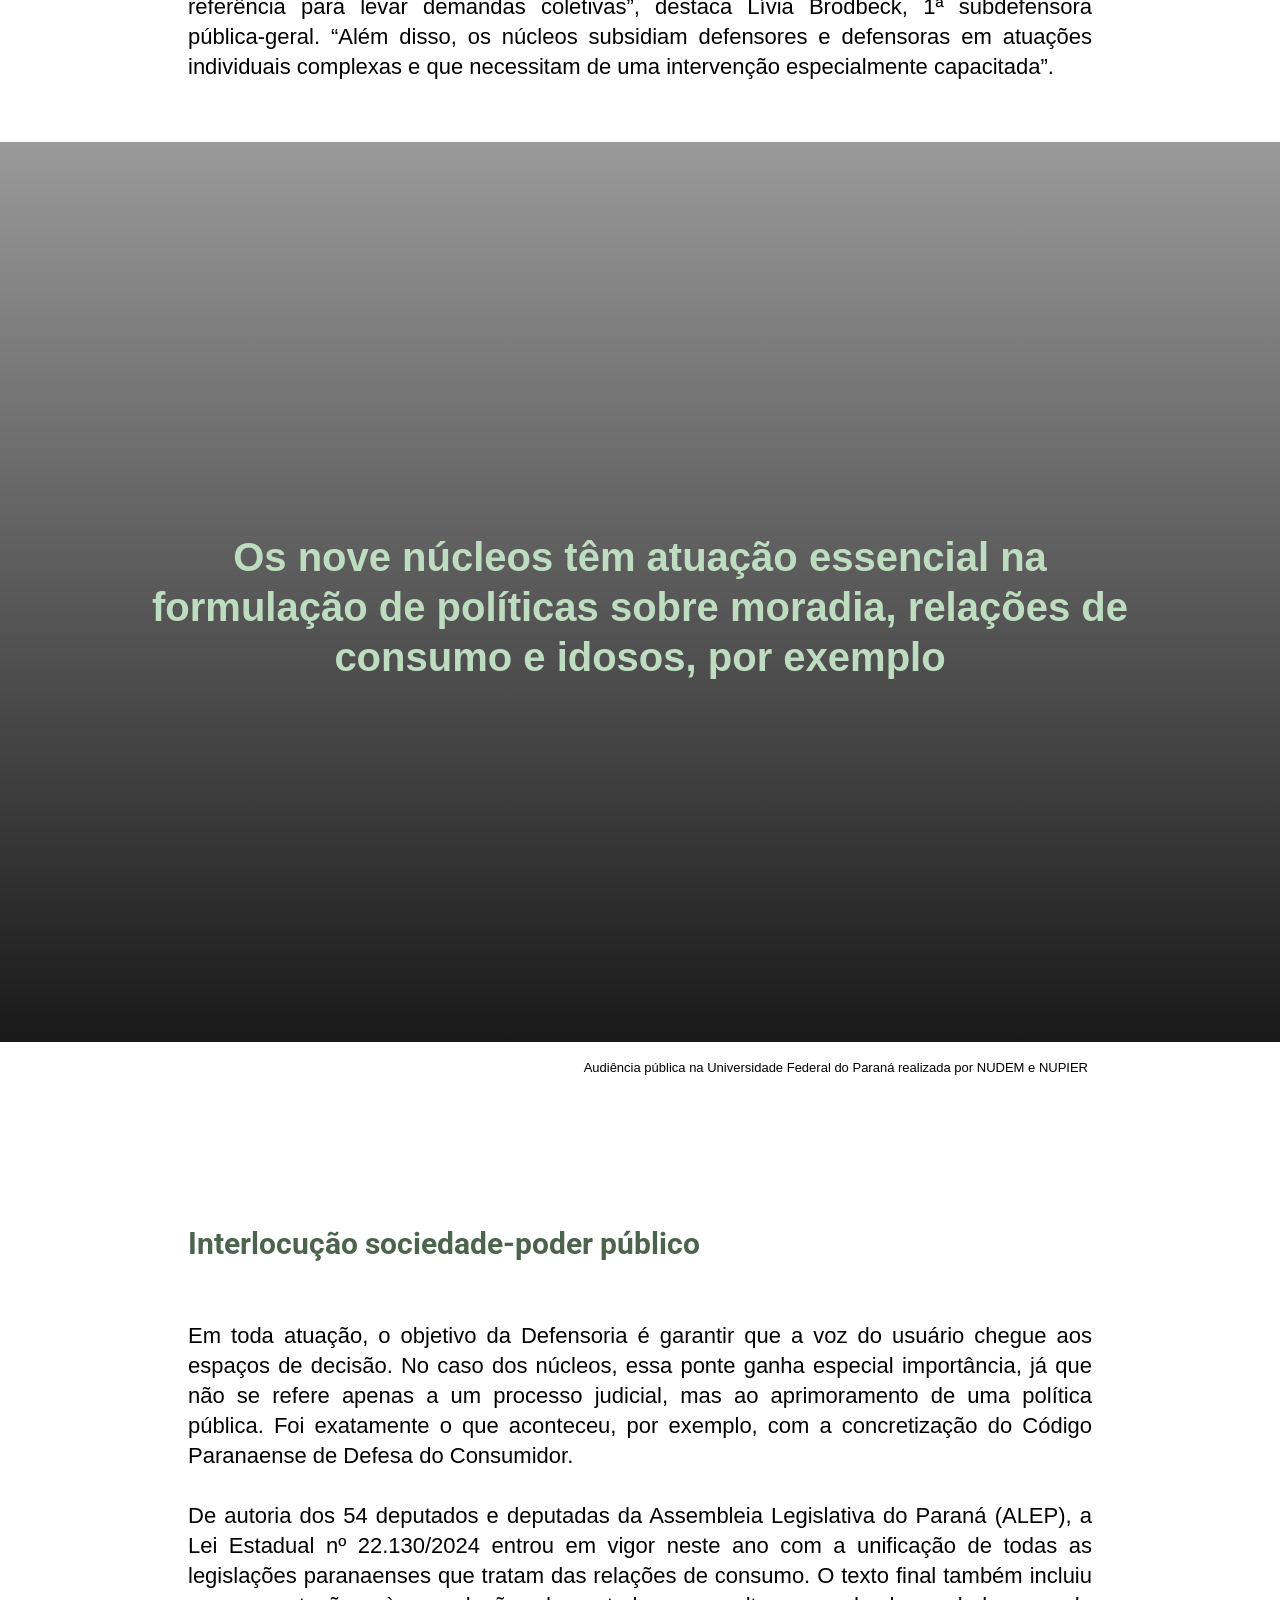
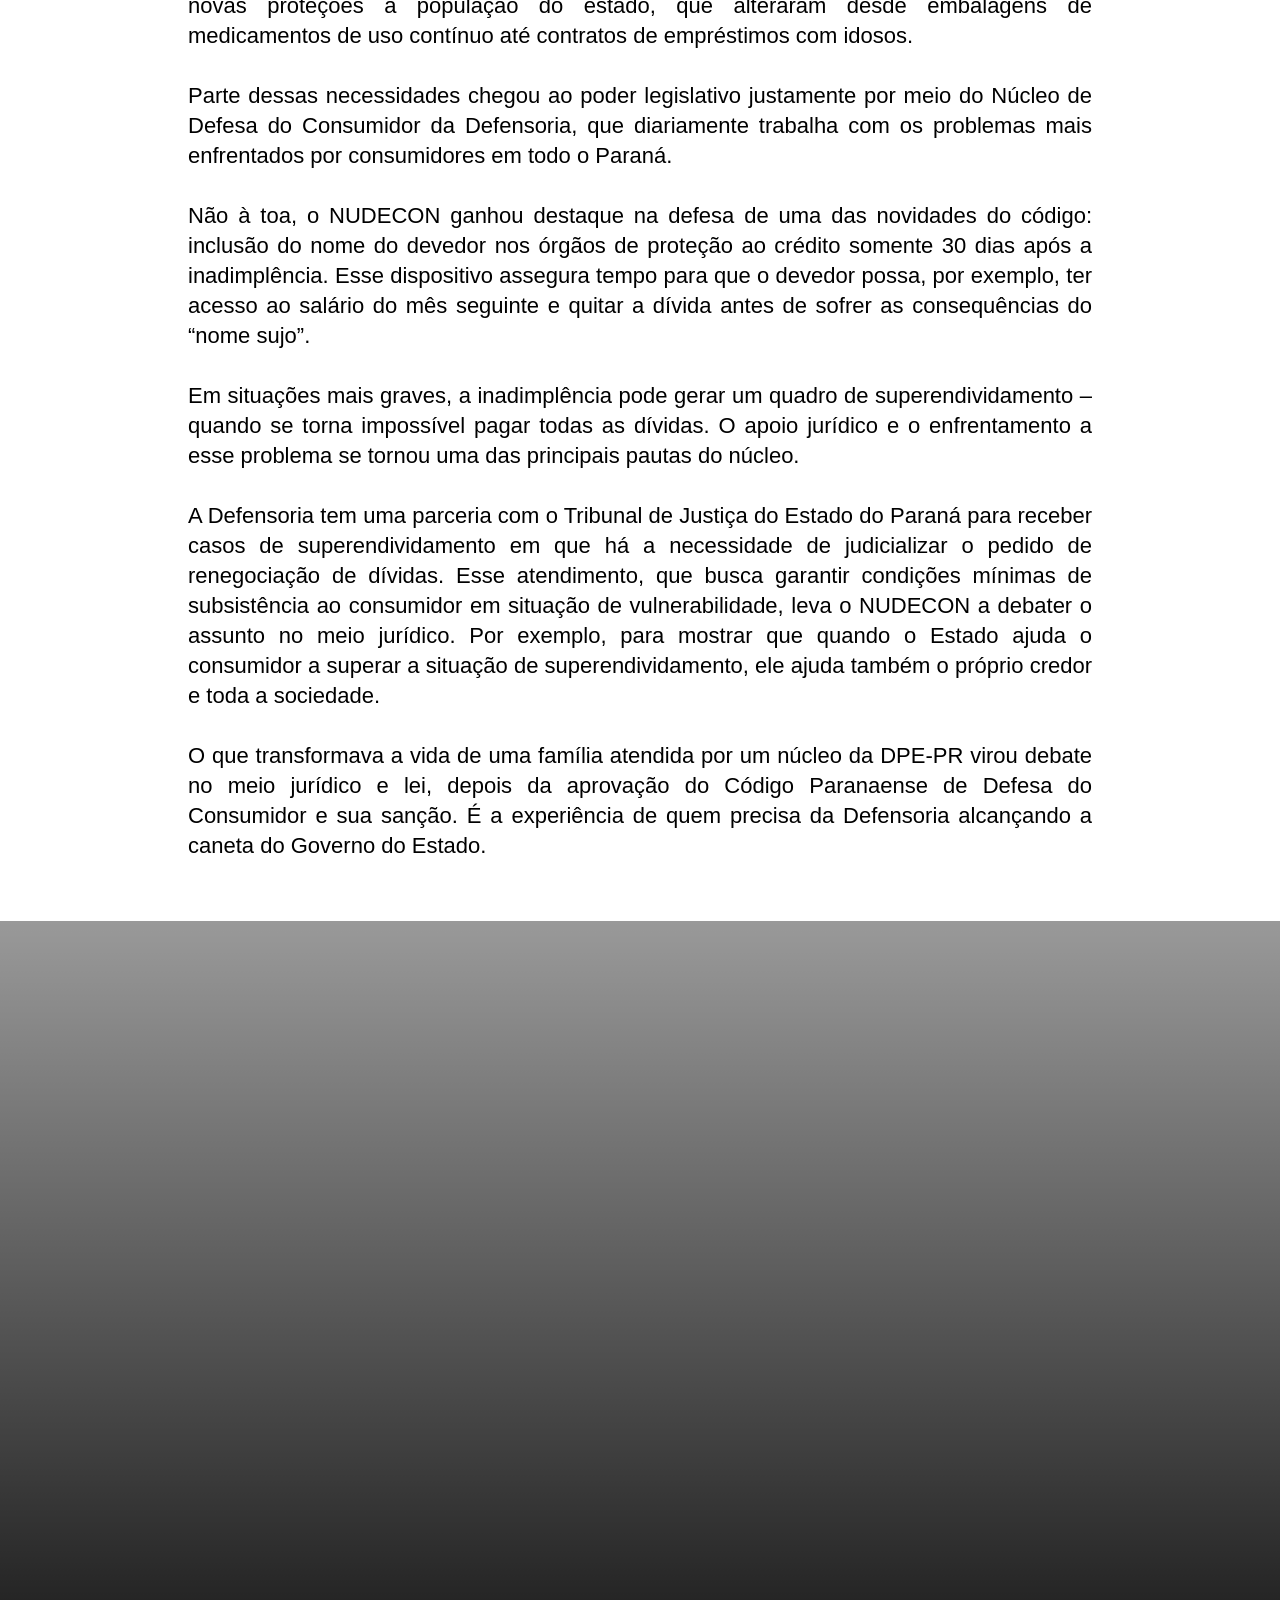
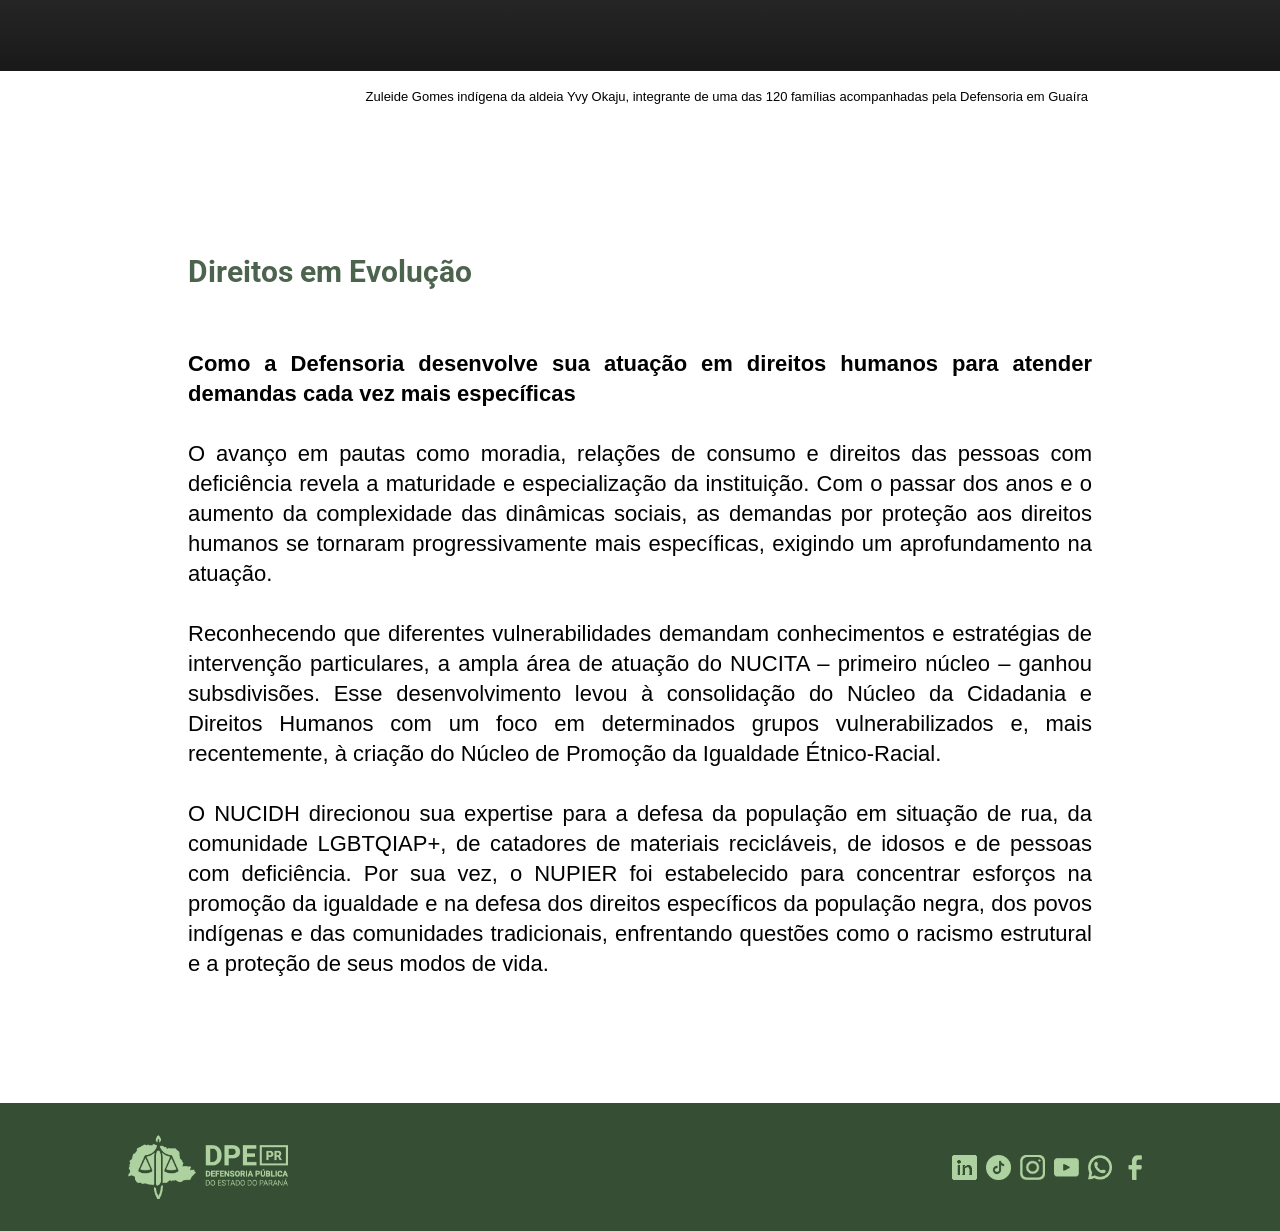
<file: edicao01_mat08/somos_coletivos.html>
<!DOCTYPE html>

<html lang="pt-br">
<head>

  <meta charset="UTF-8">
  <title>Revista Nossa Defensoria | Na esquina de casa</title>
  <meta name="viewport" content="width=device-width, initial-scale=1.0">

  <!-- fonts  -->
  <link rel="preconnect" href="https://fonts.googleapis.com">
  <link rel="preconnect" href="https://fonts.gstatic.com" crossorigin>
  <link href="https://fonts.googleapis.com/css2?family=Roboto:ital,wght@0,100..900;1,100..900&display=swap" rel="stylesheet">

  <!-- Swiper CSS -->
  <link rel="stylesheet" href="https://cdn.jsdelivr.net/npm/swiper@11/swiper-bundle.min.css" />

  <!-- CSS Interno -->
  <link rel="stylesheet" href="./css/estilo.css" />
  <link rel="stylesheet" href="../css/footer.css" />
  <link rel="stylesheet" href="../css/header.css" />

</head>
<body>



<!-- MATERIA DA CAPA -->
<div id="ed01_mat05">

  <!-- MOBILE -->
  <div class="mobile">

    <!-- Progress Bars -->
    <div class="progress-container" id="progress-container"></div>
    <div class="fechar_storie" onclick="window.location.href='../index.html'"></div>


    <!-- Swiper container -->
    <div class="swiper">
      <div class="swiper-wrapper">

        <!-- Slide 1 -->
        <div class="swiper-slide">
          <div class="testeDegradeCima"></div>
          <div class="testeDegradeBaixo"></div>

          <div class="blocoDeTexto">

            <div class="tituloMateria">
              Somos coletivos
            </div>
            <div class="gravata">
              Núcleos especializados da Defensoria aprofundam a garantia e o debate sobre direitos através de um atendimento focado e estratégico
            </div>
    
          </div>
          
          <img src="./assets/tela1.jpg" alt="Imagem 1" class="slide-image">       
        </div>

        <!-- Slide 2 -->
        <div class="swiper-slide">
          <div class="testeDegradeCima"></div>
          <div class="testeDegradeBaixo2"></div> 
          <img src="./assets/tela2.jpg" alt="Imagem 1" class="slide-image"> 
          <div class="texto">
            
            <p>
              Há quase dez anos, a Defensoria criou uma dinâmica própria no trabalho com direitos coletivos - aqueles que atingem todo um grupo, território ou recorte populacional. Pessoas em situação de rua, famílias em ocupações, povos tradicionais e outras parcelas invisibilizadas no Paraná. E tudo partiu do Núcleo da Cidadania “Tudo Aqui” (NUCITA) - hoje Núcleo da Cidadania e Direitos Humanos (NUCIDH) - e das Questões Fundiárias e Urbanísticas (NUFURB). 
            </p> 

          </div>
        </div>

        <!-- Slide 3 -->
        <div class="swiper-slide">
          <div class="testeDegradeCima"></div>
          <div class="testeDegradeBaixo"></div>
          <img src="./assets/tela3.jpg" alt="Imagem 2" class="slide-image">
          <div class="texto">
            
            <p>
             De lá pra cá, <strong>mais de 80 mil atuações, sete novos núcleos e a consolidação de um trabalho no debate público estadual e nacional</strong> - com impacto que não pode ser medido pelos números. O entendimento sobre as principais demandas do público e o amadurecimento institucional levaram a novas equipes e novas perspectivas sobre o acesso à justiça. 
            </p> 

          </div>

        </div>

        <!-- Slide 4 -->
        <div class="swiper-slide">
          <div class="testeDegradeCima"></div>
          <div class="testeDegradeBaixo"></div>
          <img src="./assets/tela4.jpg" alt="Imagem 2" class="slide-image">
          <div class="texto">
            
            <p>
              Depois de NUCIDH e NUFURB, as temáticas se multiplicaram: Infância e Juventude (NUDIJ), Política Criminal e Execução Penal (NUPEP), Promoção e Defesa dos Direitos das Mulheres (NUDEM), Defesa do Consumidor (NUDECON), Defesa da Saúde Pública e Privada (NUESP), Promoção da Igualdade Étnico-Racial (NUPIER) e Pessoa com Deficiência (NUPED).  
            </p> 

          </div>

        </div>

        <!-- Slide 5 -->
        <div class="swiper-slide">
          <div class="testeDegradeCima"></div>
          <div class="testeDegradeBaixo"></div>
          <img src="./assets/tela5.jpg" alt="Imagem 2" class="slide-image">
          <div class="texto">
            
            <p class="subtitulo">
              Do indivíduo para a mudança na estrutura
            </p>
            <p>
              Ao invés de atender de forma individual a pessoa que busca a Defensoria, os núcleos focam no problema das milhares de pessoas que se encontram em uma mesma situação. Isso significa entender o contexto em que as famílias vivem, discutir o planejamento dos serviços públicos e propor soluções.  
            </p> 

          </div>

        </div>

        <!-- Slide 6 -->
        <div class="swiper-slide">
          <div class="testeDegradeCima"></div>
          <div class="testeDegradeBaixo"></div>
          <img src="./assets/tela6.jpg" alt="Imagem 2" class="slide-image">
          <div class="texto">
            
            <p>
              Os núcleos atuam judicialmente em favor do coletivo, produzem informação que colabora com políticas públicas, levantam debates e provocam “fissuras” que geram mudanças estruturais no sistema. 
            </p>
            <p>
              Essas equipes podem atuar mesmo em cidades que ainda não contam com uma sede da Defensoria. Em um trabalho integrado com defensores e defensoras dos municípios, os núcleos ampliam o alcance quando chegam em uma nova área de ocupação ou em uma unidade prisional que necessita de inspeção.
            </p>

          </div>
        </div>

        <!-- Slide 7 -->
        <div class="swiper-slide">
          <div class="testeDegradeCima"></div>
          <div class="testeDegradeBaixo"></div>
          <img src="./assets/tela7.jpg" alt="Imagem 2" class="slide-image">
          <div class="texto">
            
            <p>
              “O núcleo é uma estrutura fundamental para o funcionamento da Defensoria, primeiramente para que toda a população e as instituições do poder público tenham um espaço de referência para levar demandas coletivas”, destaca Lívia Brodbeck, 1ª subdefensora pública-geral. “Além disso, os núcleos subsidiam defensores e defensoras em atuações individuais complexas e que necessitam de uma intervenção especialmente capacitada”.    
            </p> 

          </div>
        </div>

        <!-- Slide 8 -->
        <div class="swiper-slide">
          <div class="testeDegradeCima"></div>
          <div class="testeDegradeBaixo"></div>
          <img src="./assets/tela8.jpg" alt="Imagem 2" class="slide-image">
          <div class="texto">
            
            <p class="subtitulo">
              Interlocução sociedade-poder público
            </p>
            <p>
              Em toda atuação, o objetivo da Defensoria é garantir que a voz do usuário chegue aos espaços de decisão. No caso dos núcleos, essa ponte ganha especial importância, já que não se refere apenas a um processo judicial, mas ao aprimoramento de uma política pública. Foi exatamente o que aconteceu, por exemplo, com a concretização do Código Paranaense de Defesa do Consumidor.  
            </p> 

          </div>
        </div>

        <!-- Slide 9 -->
        <div class="swiper-slide">
          <div class="testeDegradeCima"></div>
          <div class="testeDegradeBaixo"></div>
          <img src="./assets/tela9.jpg" alt="Imagem 2" class="slide-image">
          <div class="texto">
            
            <p>
              De autoria dos 54 deputados e deputadas da Assembleia Legislativa do Paraná (ALEP), a Lei Estadual nº 22.130/2024 entrou em vigor neste ano com a unificação de todas as legislações paranaenses que tratam das relações de consumo. O texto final também incluiu novas proteções à população do estado, que alteraram desde embalagens de medicamentos de uso contínuo até contratos de empréstimos com idosos.  
            </p> 

          </div>
        </div>

        <!-- Slide 10 -->
        <div class="swiper-slide">
          <div class="testeDegradeCima"></div>
          <div class="testeDegradeBaixo"></div>
          <img src="./assets/tela10.jpg" alt="Imagem 2" class="slide-image">
          <div class="texto">
            
            <!--<p class="subtitulo">
              Estratégia em todos os municípios 
            </p>-->

            <p>
              Parte dessas necessidades chegou ao poder legislativo justamente por meio do Núcleo de Defesa do Consumidor da Defensoria, que diariamente trabalha com os problemas mais enfrentados por consumidores em todo o Paraná.    
            </p> 

          </div>
        </div>

        <!-- Slide 11 -->
        <div class="swiper-slide">
          <div class="testeDegradeCima"></div>
          <div class="testeDegradeBaixo"></div>
          <img src="./assets/tela11.jpg" alt="Imagem 2" class="slide-image">
          <div class="texto">
            
            <p>
              Não à toa, o NUDECON ganhou destaque na defesa de uma das novidades do código: inclusão do nome do devedor nos órgãos de proteção ao crédito somente 30 dias após a inadimplência. Esse dispositivo assegura tempo para que o devedor possa, por exemplo, ter acesso ao salário do mês seguinte e quitar a dívida antes de sofrer as consequências do “nome sujo”.  
      
            </p> 

          </div>
        </div>

        <!-- Slide 12 -->
        <div class="swiper-slide">
          <div class="testeDegradeCima"></div>
          <div class="testeDegradeBaixo"></div>
          <img src="./assets/tela12.jpg" alt="Imagem 2" class="slide-image">
          <div class="texto">
            
            <p>
              Em situações mais graves, a inadimplência pode gerar um quadro de superendividamento - quando se torna  impossível pagar todas as dívidas. O apoio jurídico e o enfrentamento a esse problema se tornou uma das principais pautas do núcleo.  
            </p> 

          </div>
        </div>

        <!-- Slide 13 -->
        <div class="swiper-slide">
          <div class="testeDegradeCima"></div>
          <div class="testeDegradeBaixo"></div>
          <img src="./assets/tela13.jpg" alt="Imagem 2" class="slide-image">
          <div class="texto">
            
            <p>
              A Defensoria tem uma parceria com o Tribunal de Justiça do Estado do Paraná para receber casos de superendividamento em que há a necessidade de judicializar o pedido de renegociação de dívidas. Esse atendimento, que busca garantir condições mínimas de subsistência ao consumidor em situação de vulnerabilidade, leva o NUDECON a debater o assunto no meio jurídico. Por exemplo, para mostrar que quando o Estado ajuda o consumidor a superar a situação de superendividamento, ele ajuda também o próprio credor e toda a sociedade.   
            </p> 

          </div>
        </div>

        <!-- Slide 14 -->
        <div class="swiper-slide">
          <div class="testeDegradeCima"></div>
          <div class="testeDegradeBaixo"></div>
          <img src="./assets/tela14.jpg" alt="Imagem 2" class="slide-image">
          <div class="texto">
            
            <p>
              O que transformava a vida de uma família atendida por um núcleo da DPE-PR virou debate no meio jurídico e lei, depois da aprovação do Código Paranaense de Defesa do Consumidor e sua . É a experiência de quem precisa da Defensoria alcançando a caneta do Governo do Estado.
            </p> 

          </div>
        </div>

      </div>
    </div>

  </div>
  <!-- MOBILE -->

  <!-- DESKTOP -->
  <div class="desktop">
    <header>
      <div class="header ">
        <div class="contrapontoEdicao"></div>
        <div class="logoRevista" onclick="window.location.href='../../index.html'"></div>
        <div class="edicao">número 1 | Dezembro 2025</div>
      </div>
    </header>

    <div>
      <div id="parallax-world-of-ugg">

        <!-- capa 01 -->
        <section>
            <div class="parallax-capa imagemParallax_img1_mat08_ed01">
              <div>
                <h2>
                  Somos coletivos
                </h2>
                <p class="gravata">
                  Núcleos especializados da Defensoria aprofundam a garantia e o debate sobre direitos através de um atendimento focado e estratégico
                </p>
              </div>
            </div>
            <div>
              <p class="legendaParallax">
                Atuação do projeto Ronda Noturna, que leva atendimento a pessoas em situação de rua no período da noite, no centro de Curitiba
              </p>
          </div>
        </section>

        <!-- texto -->
        <section>
          <div class="block">
            <p>
              Há quase dez anos, a Defensoria criou uma dinâmica própria no trabalho com direitos coletivos – aqueles que atingem todo um grupo, território ou recorte populacional. Pessoas em situação de rua, famílias em ocupações, povos tradicionais e outras parcelas invisibilizadas no Paraná. E tudo partiu dos Núcleos da Cidadania “Tudo Aqui” (NUCITA) – hoje Núcleo da Cidadania e Direitos Humanos (NUCIDH) – e das Questões Fundiárias e Urbanísticas (NUFURB). 
            </p>
            <p>
              De lá pra cá, mais de 80 mil atuações, sete novos núcleos e a consolidação de um trabalho no debate público estadual e nacional – com impacto que não pode ser medido pelos números. O entendimento sobre as principais demandas do público e o amadurecimento institucional levaram a novas equipes e novas perspectivas sobre o acesso à justiça. 
            </p>
            <p>
              Depois de NUCIDH e NUFURB, as temáticas se multiplicaram: Infância e Juventude (NUDIJ), Política Criminal e Execução Penal (NUPEP), Promoção e Defesa dos Direitos das Mulheres (NUDEM), Defesa do Consumidor (NUDECON), Defesa da Saúde Pública e Privada (NUESP), Promoção da Igualdade Étnico-Racial (NUPIER) e Pessoa com Deficiência (NUPED). 
            </p>
        </section>

        <!-- imagem parallax 02 -->
        <section>
          <div class="parallax-meiotexto imagemParallax_img02_mat08_ed01">
            <p>
              
            </p>
          </div>
          <div>
            <p class="legendaParallax">
              Apresentação do primeiro relatório do Observatório da Violência contra as Mulheres Indígenas no Estado do Paraná 
            </p>
          </div>
        </section>

        <!-- texto -->
        <section>
          <div class="block">

            <h3>
              Do indivíduo para a mudança na estrutura
            </h3>

            <p>
              Ao invés de atender de forma individual a pessoa que busca a Defensoria, os núcleos focam no problema das milhares de pessoas que se encontram em uma mesma situação. Isso significa entender o contexto em que as famílias vivem, discutir o planejamento dos serviços públicos e propor soluções.
            </p>
            <p>
              Na prática, os núcleos também prestam atendimento à população, mas vão além disso. Eles atuam judicialmente em favor do coletivo, produzem informação que colabora com políticas públicas, levantam debates e provocam “fissuras” que geram mudanças estruturais no sistema.
            </p>
            <p>
              Essas equipes podem atuar mesmo em cidades que ainda não contam com uma sede da Defensoria. Em um trabalho integrado com defensores e defensoras dos municípios, os núcleos ampliam o alcance quando chegam em uma nova área de ocupação ou em uma unidade prisional que necessita de inspeção.
            </p>
            <p>
              “O núcleo é uma estrutura fundamental para o funcionamento da Defensoria, primeiramente para que toda a população e as instituições do poder público tenham um espaço de referência para levar demandas coletivas”, destaca Lívia Brodbeck, 1ª subdefensora pública-geral. “Além disso, os núcleos subsidiam defensores e defensoras em atuações individuais complexas e que necessitam de uma intervenção especialmente capacitada”.
            </p>
        </section>

        <!-- imagem parallax 03 -->
        <section>
          <div class="parallax-meiotexto imagemParallax_img03_mat08_ed01">
            <p>
              Os nove núcleos têm atuação essencial na formulação de políticas sobre moradia, relações de consumo e idosos, por exemplo
            </p>
          </div>
          <div>
            <p class="legendaParallax">
              Audiência pública na Universidade Federal do Paraná realizada por NUDEM e NUPIER
            </p>
          </div>
        </section>

        <!-- texto -->
        <section>
          <div class="block">

            <h3>
              Interlocução sociedade-poder público
            </h3>
            <p>
              Em toda atuação, o objetivo da Defensoria é garantir que a voz do usuário chegue aos espaços de decisão. No caso dos núcleos, essa ponte ganha especial importância, já que não se refere apenas a um processo judicial, mas ao aprimoramento de uma política pública. Foi exatamente o que aconteceu, por exemplo, com a concretização do Código Paranaense de Defesa do Consumidor.
            </p>
            <p>
              De autoria dos 54 deputados e deputadas da Assembleia Legislativa do Paraná (ALEP), a Lei Estadual nº 22.130/2024 entrou em vigor neste ano com a unificação de todas as legislações paranaenses que tratam das relações de consumo. O texto final também incluiu novas proteções à população do estado, que alteraram desde embalagens de medicamentos de uso contínuo até contratos de empréstimos com idosos. 
            </p>
            <p>
              Parte dessas necessidades chegou ao poder legislativo justamente por meio do Núcleo de Defesa do Consumidor da Defensoria, que diariamente trabalha com os problemas mais enfrentados por consumidores em todo o Paraná. 
            </p>
            <p>
              Não à toa, o NUDECON ganhou destaque na defesa de uma das novidades do código: inclusão do nome do devedor nos órgãos de proteção ao crédito somente 30 dias após a inadimplência. Esse dispositivo assegura tempo para que o devedor possa, por exemplo, ter acesso ao salário do mês seguinte e quitar a dívida antes de sofrer as consequências do “nome sujo”. 
            </p>
            <p>
              Em situações mais graves, a inadimplência pode gerar um quadro de superendividamento – quando se torna  impossível pagar todas as dívidas. O apoio jurídico e o enfrentamento a esse problema se tornou uma das principais pautas do núcleo. 
            </p>
            <p>
              A Defensoria tem uma parceria com o Tribunal de Justiça do Estado do Paraná para receber casos de superendividamento em que há a necessidade de judicializar o pedido de renegociação de dívidas. Esse atendimento, que busca garantir condições mínimas de subsistência ao consumidor em situação de vulnerabilidade, leva o NUDECON a debater o assunto no meio jurídico. Por exemplo, para mostrar que quando o Estado ajuda o consumidor a superar a situação de superendividamento, ele ajuda também o próprio credor e toda a sociedade.
            </p>
            <p>
              O que transformava a vida de uma família atendida por um núcleo da DPE-PR virou debate no meio jurídico e lei, depois da aprovação do Código Paranaense de Defesa do Consumidor e sua sanção. É a experiência de quem precisa da Defensoria alcançando a caneta do Governo do Estado.
            </p>
        </section>

        <!-- imagem parallax 04 -->
        <section>
          <div class="parallax-meiotexto imagemParallax_img04_mat08_ed01">
            <p>
              
            </p>
          </div>
          <div>
            <p class="legendaParallax">
              Zuleide Gomes indígena da aldeia Yvy Okaju, integrante de uma das 120 famílias   acompanhadas pela Defensoria em Guaíra
            </p>
          </div>
        </section>

        <!-- texto -->
        <section>
          <div class="block">

            <h3>
              Direitos em Evolução
            </h3>
            <p>
              <b>Como a Defensoria desenvolve sua atuação em direitos humanos para atender demandas cada vez mais específicas</b>
            </p>
            <p>
              O avanço em pautas como moradia, relações de consumo e direitos das pessoas com deficiência revela a maturidade e especialização da instituição. Com o passar dos anos e o aumento da complexidade das dinâmicas sociais, as demandas por proteção aos direitos humanos se tornaram progressivamente mais específicas, exigindo um aprofundamento na atuação.
            </p>
            <p>
              Reconhecendo que diferentes vulnerabilidades demandam conhecimentos e estratégias de intervenção particulares, a ampla área de atuação do NUCITA – primeiro núcleo – ganhou subsdivisões. Esse desenvolvimento levou à consolidação do Núcleo da Cidadania e Direitos Humanos com um foco em determinados grupos vulnerabilizados e, mais recentemente, à criação do Núcleo de Promoção da Igualdade Étnico-Racial.
            </p>
            <p>
              O NUCIDH direcionou sua expertise para a defesa da população em situação de rua, da comunidade LGBTQIAP+, de catadores de materiais recicláveis, de idosos e de pessoas com deficiência. Por sua vez, o NUPIER foi estabelecido para concentrar esforços na promoção da igualdade e na defesa dos direitos específicos da população negra, dos povos indígenas e das comunidades tradicionais, enfrentando questões como o racismo estrutural e a proteção de seus modos de vida. 
            </p>
        </section>

      
      </div>
    </div>

    <footer>
      <div class="footer">
        <div class="logoDPEPR" onclick="window.location.href='https://www.defensoriapublica.pr.def.br/'"></div>
        <div class="contatos">
          <div class="contatosLinkedin" onclick="window.location.href='https://www.facebook.com/DefensoriaPublicaPR/'"></div>
          <div class="contatosTiktok" onclick="window.location.href='https://www.facebook.com/DefensoriaPublicaPR/'"></div>
          <div class="contatosInsta" onclick="window.location.href='https://www.instagram.com/defensoriapublicapr/'"></div>
          <div class="contatosYoutube" onclick="window.location.href='https://www.youtube.com/c/DefensoriaPR/'"></div>
          <div class="contatosWtsp" onclick="window.location.href='https://wa.me/4191883726'"></div>
          <div class="contatosFace" onclick="window.location.href='https://www.facebook.com/DefensoriaPublicaPR/'"></div>
        </div>
      </div>
    </footer>
  </div>
  <!-- DESKTOP -->

</div>
<!-- MATERIA DE CAPA -->




<!-- Swiper JS -->
<script src="https://cdn.jsdelivr.net/npm/swiper@11/swiper-bundle.min.js"></script>
<script src="./script/script.js"></script>


</body>

</html>
</file>
<file: css/estilo.css>
/* ------------------------------------     */
* {
  box-sizing: border-box;
  
}

body {
  margin: 0;
  background: #000000;
  font-family: 'Roboto', sans-serif;
  overflow-x: hidden;
}

html, body {
  position: absolute;
  margin: 0;
  padding: 0;
  width: 100%;
  min-height: 100dvh;
}

@supports (-webkit-touch-callout: none) {
  .texto {
  padding: 10vh 5vw 5vh 5vw;
  padding-bottom: calc(12vh + env(safe-area-inset-bottom));
  }
}
/* ------------------------------------     */

/* -- HEADER ---------- */
.header {
   background: linear-gradient(
    rgba(0, 0, 0, 1),
    rgba(0, 0, 0, 1),
    rgba(0, 0, 0, 1),
    rgba(0, 0, 0, 0.7),
    rgba(0, 0, 0, 0.2),
    rgba(0, 0, 0, 0.0));
  height: 20vw;
  width: 100vw;
  position: fixed;
  display: flex;
  justify-content: center;
  z-index: 50;
  transition: height 0.8s ease;
}
.header.scrolled {
  height: 11vw;
}
@media (max-width: 430px) {
  .header {
    height: 35vw;
    width: 100vw;
    margin-left: 0vw;

    display: flex;
    justify-content: flex-start;
    z-index: 50;
    transition: height 0.8s ease;
    flex-direction: column;
    align-content: space-between;
    align-items: center;
  }
  .header.scrolled {
    caret-color: #000000;
    background: linear-gradient(
      rgba(0, 0, 0, 1),
      rgba(0, 0, 0, 1),
      rgba(0, 0, 0, 1),
      rgba(0, 0, 0, 0.7),
      rgba(0, 0, 0, 0.0));
    height: 15vw;
  }
}

.edicao {
  color: rgba(240, 248, 255, 0.3);
  height: 1vw;
  width: 20vw;
  position: relative;
  margin-top: 1vw;
  align-self: baseline;
  top: 1.5vw;
  right: 10vw;
  text-align: right;
}
@media (max-width: 430px) {
  .edicao {
    width: 100vw;
    margin-left: 0vw;
    display: none;
  }
}

.contrapontoEdicao {
  color: rgba(240, 248, 255, 0.329);
  height: 1vw;
  width: 20vw;
  position: relative;
  margin-top: 1vw;
}
@media (max-width: 430px) {
  .contrapontoEdicao {
    height: 0;
    width: 0;
    position: relative;
    margin-top: 0;
  }
}

.logoRevista {
  background-image: url(../assets/logo_nossa_defensoria.png);
  background-repeat: no-repeat;
  background-size: contain;
  background-position: center;
  height: 10vw;
  width: 30vw;
  position: relative;
  margin-top: 1vw;
  
  flex: auto;
  z-index: 51;
  transition: height 1.4s ease;
  cursor: pointer;
}
.logoRevista.scrolled {
  height: 4.5vw;
}
@media (max-width: 430px) {
  .logoRevista {
    height: 20vw;
    width: 60vw;
    margin-top: 0.5vw;
    background-position: top;
  }
  .logoRevista.scrolled {
    height: 1vw;
  }
}
/* -- HEADER ---------- */


/* SUMARIO ------------ */
.sumario {
  background-color: #000000;
  height: auto;
  width: 80vw;
  margin-top: 8vw;
  margin-left: 10vw;
  margin-right: 10vw;
  display: flex;
  flex-wrap: wrap;
  flex-direction: row;
  align-content: flex-start;
  justify-content: space-between;
}
@media (max-width: 1000px) {
  .sumario {
    width: 90vw;
    margin-left: 5vw;
    margin-right: 5vw;
  }
}

.materiaCapa {
  background-repeat: no-repeat;
  background-size: cover;
  height: 70vh;
  width: 80vw;
  position: relative;
  display: flex;
  margin-bottom: 1vw;
  filter: brightness(1.1);
  cursor: pointer;
}
.materiaCapa:hover {
  filter: brightness(1.5);
}
.materiaCapa::before {
  content: "";
  position: absolute;
  top: 0;
  left: 0;
  width: 101%;
  height: 101%;
  background: linear-gradient(
    rgba(0, 0, 0, 0),
    rgba(0, 0, 0, 0.3),
    rgba(0, 0, 0, 0.7),
    rgba(0, 0, 0, 0.8),
    rgba(0, 0, 0, 1));
  pointer-events: none; 
}
@media (max-width: 1000px) {
  .materiaCapa {
    width: 90vw;
    height: 50vh;
    background-position: center;
  }
}
@media (max-width: 430px) {
  .materiaCapa {
    width: 90vw;
    height: 40vh;
    background-position: center;
  }
}

.materiaDestaque {
  background-repeat: no-repeat;
  background-size: cover;
  height: 30vw;
  width: 80vw;
  position: relative;
  flex: flex;
  margin-bottom: 1vw;
  filter: brightness(1.1);
  cursor: pointer;
}
.materiaDestaque:hover {
  filter: brightness(1.5);
}
.materiaDestaque::before {
  content: "";
  position: absolute;
  top: 0;
  left: 0;
  width: 101%;
  height: 101%;
  background: linear-gradient(
    rgba(0, 0, 0, 0),
    rgba(0, 0, 0, 0.3),
    rgba(0, 0, 0, 0.7),
    rgba(0, 0, 0, 0.8));
}
@media (max-width: 1000px) {
  .materiaDestaque {
    width: 90vw;
  }
}
@media (max-width: 430px) {
  .materiaDestaque {
    height: 65vw;
  }
}

.materia {
  background-color: rgba(255, 255, 255, 0.589);
  background-repeat: no-repeat;
  background-size: cover;
  height: 30vw;
  width: 39.5vw;
  position: relative;
  flex: flex;
  margin-bottom: 1vw;
  filter: brightness(1.1);
  cursor: pointer;
}
.materia:hover {
  filter: brightness(1.5);
}
.materia::before {
  content: "";
  position: absolute;
  top: 0;
  left: 0;
  width: 101%;
  height: 101%;
  background: linear-gradient(
    rgba(0, 0, 0, 0),
    rgba(0, 0, 0, 0.3),
    rgba(0, 0, 0, 0.7),
    rgba(0, 0, 0, 0.8),
    rgba(0, 0, 0, 1));
  
  display: flex;
  flex-wrap: wrap;
  flex-direction: row;
  align-content: flex-start;
  justify-content: space-between;
}
@media (max-width: 1000px) {
  .materia {
    width: 90vw;
  }
}
@media (max-width: 430px) {
  .materia {
     height: 50vw;
  }
}

.thumbMateriaCapa {
  background-image: url(../assets/dktp_img01_mat03_ed01.jpg);
}
.thumbMateria01 {
  background-image: url(../assets/dktp_img01_mat01_ed01.jpg);
}
.thumbMateria02 {
  background-image: url(../assets/dktp_img01_mat02_ed01.jpg);
}
.thumbMateria04 {
  background-image: url(../assets/dktp_img01_mat04_ed01.jpg);
}
.thumbMateria05 {
  background-image: url(../assets/dktp_img01_mat05_ed01.jpg);
}
.thumbMateria06 {
  background-image: url(../assets/dktp_img01_mat06_ed01.jpg);
}
.thumbMateria07 {
  background-image: url(../assets/dktp_img01_mat07_ed01.jpg);
}
.thumbMateria08 {
  background-image: url(../assets/dktp_img01_mat08_ed01.jpg);
}
/* SUMARIO ------------ */


/* TEXTOS --- */
.textoMateriaCapa{
  position: absolute;
  height: auto;
  width: 60vw;
  bottom: 0px;
  z-index: 40;
  padding: 2vw;
  opacity: 0.7;
}
.tituloMateriaCapa {
  width: 100%;
  color: #beddc0;
  text-align: left;
  font-size: 4em;
  font-weight: 700;
}
.gravataMateriaCapa {
  width: 100%;
  color: #ffffff;
  text-align: left;
  font-size: 1em;
  font-weight: 400;
}
@media (max-width: 1100px) {
  .tituloMateriaCapa {
    font-size: 3.5em;
  }
  .textoMateriaCapa {
    width: 75vw;
  }
  .gravataMateriaCapa {
    font-size: 0.9em;
  }
}
@media (max-width: 430px) {
  .tituloMateriaCapa {
    font-size: 2.5em;
  }
  .textoMateriaCapa {
    width: 90vw;
    bottom: 2vh;
  }
}

.textoMateria {
  position: absolute;
  height: auto;
  width: 30vw;
  bottom: 0px;
  z-index: 40;
  padding: 2vw;
  opacity: 0.7;
}
@media (max-width: 1100px) {
  .textoMateria {
    width: 39vw;
  }
}
@media (max-width: 1000px) {
  .textoMateria {
    width: 70vw;
  }
}
@media (max-width: 430px) {
  .textoMateria {
    width: 90vw;
  }
}

.tituloMateria {
  width: 100%;
  color: #beddc0;
  text-align: left;
  font-size: 2em;
  font-weight: 700;
}
.gravataMateria {
  width: 100%;
  color: #ffffff;
  text-align: left;
  font-size: 1em;
  font-weight: 400;
}
@media (max-width: 1290px) {
  .tituloMateria {
    font-size: 1.8em;
  }
  .gravataMateria {
    font-size: 0.9em;
  }
}
@media (max-width: 1100px) {
  .tituloMateria {
    font-size: 1.6em;
  }
  .gravataMateria {
    font-size: 0.8em;
  }
}
/* TEXTOS --- */
</file>
<file: css/footer.css>
/* FOOTER GERAL */

.footer {
  background: rgb(54, 78, 52);
  height: 10vw;
  width: 100vw;
  position: relative;
  margin-top: 5vw;
  padding-left: 10vw;
  padding-right: 10vw;
  display: flex;
  justify-content: space-between;

  bottom: 0;
  z-index: 100;
}
@media (max-width: 430px) {
  .footer {
    height: 50vw;
    width: 100vw;
    margin-top: 0.5vw;
    background-position: top;
    flex-direction: column-reverse;
    justify-content: space-around;
    align-items: center;
    padding-left: 0vw;
    padding-right: 0vw;
    flex-wrap: wrap;
    align-content: center;
    display: flex;
  }
}


.logoDPEPR {
  background-image: url(../assets/logoDPRPR.png);
  background-size: cover;
  height: 5vw;
  width: 12.5vw;
  position: relative;
  margin-top: 1vw;
  align-self: baseline;
  top: 1.5vw;
  text-align: right;
  z-index: 102;
  display: flex;
  cursor: pointer;
}
@media (max-width: 430px) {
  .logoDPEPR {
    height: 14vw;
    width: 34.5vw;
    align-self: center;
  }
}

.contatos {
  height: 2vw;
  width: 16vw;
  position: relative;
  margin-top: 1vw;
  align-self: baseline;
  text-align: right;
  z-index: 102;
  display: flex;
  justify-content: space-around;
}
@media (max-width: 430px) {
  .contatos {
    height: 5vw;
    width: 50vw;
    display: flex;
  }
}

.contatosInsta {
  background-image: url(../assets/instaIcon.png);
  background-size: contain;
  background-repeat: no-repeat;
  height: 2vw;
  width: 2vw;
  position: relative;
  align-self: baseline;
  text-align: right;
  align-items: center;
  z-index: 103;
  cursor: pointer;
}
.contatosFace {
  background-image: url(../assets/faceIcon.png);
  background-size: contain;
  background-repeat: no-repeat;
  background-position: center;
  height: 2vw;
  width: 2vw;
  position: relative;
  align-self: baseline;
  text-align: right;
  align-items: center;
  z-index: 103;
  cursor: pointer;
}
.contatosWtsp {
  background-image: url(../assets/wtspIcon.png);
  background-size: contain;
  background-repeat: no-repeat;
  height: 2vw;
  width: 2vw;
  position: relative;
  align-self: baseline;
  text-align: right;
  align-items: center;
  z-index: 103;
  cursor: pointer;
}
.contatosYoutube {
  background-image: url(../assets/youtubeIcon.png);
  background-size: contain;
  background-repeat: no-repeat;
  background-position: center;
  height: 2vw;
  width: 2vw;
  position: relative;
  align-self:center;
  text-align: right;
  align-items: center;
  z-index: 103;
  cursor: pointer;
}
.contatosLinkedin {
  background-image: url(../assets/linkedinIcon.png);
  background-size: contain;
  background-repeat: no-repeat;
  background-position: center;
  height: 2vw;
  width: 2vw;
  position: relative;
  align-self:center;
  text-align: right;
  align-items: center;
  z-index: 103;
  cursor: pointer;
}
.contatosTiktok {
  background-image: url(../assets/TiktokIcon.png);
  background-size: contain;
  background-repeat: no-repeat;
  background-position: center;
  height: 2vw;
  width: 2vw;
  position: relative;
  align-self:center;
  text-align: right;
  align-items: center;
  z-index: 103;
  cursor: pointer;
}

.logoDPEPR:hover,
.contatosInsta:hover,
.contatosTiktok:hover,
.contatosYoutube:hover,
.contatosWtsp:hover,
.contatosFace:hover,
.contatosLinkedin:hover {
  filter: brightness(1.5);
  transition: filter 1s ease;
}

@media (max-width: 430px) {
  .contatosInsta,
  .contatosTiktok,
  .contatosYoutube,
  .contatosWtsp,
  .contatosFace,
  .contatosLinkedin {
    height: 5vw;
    width: 5vw;
  }
  .contatos {
    margin-top: 7vw;
  }
  .footer {
    justify-content: space-evenly
  }
}
</file>
<file: edicao01_mat01/css/estilo.css>
/* ------------------------------------     */
* {
  box-sizing: border-box;
}

body {
  margin: 0;
  background: #ffffff;
  font-family: 'Roboto', sans-serif;

    margin:0;
    padding:
        calc(20px + env(safe-area-inset-top))
        20px
        calc(20px + env(safe-area-inset-bottom))
        20px;
}

@supports (-webkit-touch-callout: none) {
  html, body {
  position: fixed;
  margin: 0;
  padding: 0;
  width: 100%;
  min-height:100svh;
  overflow: hidden;
  }
  .texto {
  padding: 10vh 5vw 5vh 5vw;
  padding-bottom: calc(12vh + env(safe-area-inset-bottom));
  }
}

html, body {
  position: fixed;
  margin: 0;
  padding: 0;
  width: 100%;
  min-height:100svh;
  overflow: hidden;
}

.swiper {
  width: 100%;
  height: 100vh;
}

.blocoDeTexto{
  height: auto;
  width: 100vw;
  position: relative;
  display: flex;
  flex-direction: column;
  align-items: center;
  bottom: 5vh;
  left: 0;
  z-index: 100;
}
/* ------------------------------------     */


/* --------------------------------- */
/* MOBILE */
.mobile {
  display: block;
}

/* DESKTOP */
.desktop {
  display: none;
}


@media (min-width: 1024px) {
  .mobile {
    display: none;
  }
  .desktop {
    display: block;
  }
  html, body {
    position: static !important;
    height: auto !important;
    overflow: auto !important;
    overflow-x: hidden !important;
  }
}
@media (hover: hover) and (pointer: fine) and (min-width: 600px){
  .mobile {
    display: none;
  }
  .desktop {
    display: block;
  }
  html, body {
    position: static !important;
    height: auto !important;
    overflow: auto !important;
    overflow-x: hidden !important;
  }
}
  
/* --------------------------------- */


/* ------------------------------------    PROGRESS-BAR*/
.progress-container {
  position: absolute;
  top: 10px;
  left: 10px;
  right: 10px;
  display: flex;
  gap: 4px;
  z-index: 10;
}

.progress-bar {
  flex: 1;
  height: 4px;
  background-color: rgba(255, 255, 255, 0.3);
  border-radius: 2px;
}

.progress-bar.active {
  background-color: white;
}

.fechar_storie {
  background-image: url('../assets/fechar_mobile.png');
  background-repeat: no-repeat;
  background-size: cover;
  height: 25px;
  width: 25px;
  position: absolute;
  top: 25px;
  right: 15px;
  opacity: 0.7;
  z-index: 100;
}

/* ------------------------------------    PROGRESS-BAR*/


/* ------------------------------------    SWIPER-SLIDE*/
.swiper-slide {
  background-color: #738462;
  position: relative;
  display: flex;
  flex-direction: column;
  align-items: center;
  justify-content: flex-end;
  color: rgb(219, 42, 42);
  padding: 20px;
  text-align: center;
}

.slide-image {
  position: absolute;
  top: 0;
  left: 0;
  width: 100%;
  height: 100%;
  object-fit: cover;
  z-index: 0;
}

.slide-text {
  margin-top: 20px;
  font-size: 18px;
}
/* ------------------------------------    SWIPER-SLIDE*/



/* ------------------------------------    DEGRADE*/
.testeDegradeCima {
  background: linear-gradient(to top, rgba(0,0,0,0), rgba(0,0,0,1));
  position: absolute;
  top: 0;
  left: 0;
  width: 100%;
  height: 25%;
  z-index: 50;
}

.testeDegradeBaixo {
  background: linear-gradient(to bottom, rgba(0,0,0,0), rgba(0,0,0,0.8) , rgba(0,0,0,1));
  position: absolute;
  bottom: 0;
  left: 0;
  width: 100%;
  height: 75%;
  z-index: 50;
}

.testeDegradeBaixo2 {
  background: linear-gradient(to bottom, rgba(0,0,0,0), rgba(0,0,0,0.8) , rgba(0,0,0,1));
  position: absolute;
  bottom: 0;
  left: 0;
  width: 100%;
  height: 75%;
  z-index: 50;
}
/* ------------------------------------    DEGRADE*/


/* ------------------------------------    TEXTO*/
.tituloMateria {
  position: relative;
  left: 0%;
  padding: 5vh 0vw;
  width: 100%;
  height: 25%;
  z-index: 50;
  opacity: 0.6;
  color: #beddc0;
  text-align: center;
  font-size: 2.5em;
  font-weight: 700;
}

.tituloDesktop {
  position: relative;
  left: 0%;
  padding: 5vh 0vw;
  width: 100%;
  height: 25%;
  z-index: 50;
  opacity: 0.6;
  color: #beddc0;
  text-align: center;
  font-size: 4em;
  font-weight: 700;
}

.subtitulo {
  position: relative;
  left: 0%;
  width: 100%;
  height: 25%;
  z-index: 50;
  opacity: 0.6;
  color: #beddc0;
  text-align: left;
  font-size: 1.5em;
  font-weight: 700;
}

.subtituloDesktop {
  position: relative;
  left: 0%;
  width: 100%;
  height: 25%;
  z-index: 50;
  opacity: 0.6;
  color: #beddc0;
  text-align: left;
  font-size: 1.5em;
  font-weight: 700;
}

.texto {
  background: linear-gradient(to bottom, rgba(0,0,0,0), rgba(0,0,0.5), rgba(0,0,0,1) , rgba(0,0,0,1));
  position: absolute;
  margin-top: 20px;
  bottom: 0;
  left: 0;
  padding: 10vh 5vw 5vh 5vw;
  padding-bottom: calc(8vh + env(safe-area-inset-bottom));
  width: 100%;
  opacity: 0.7;
  color: azure;
  text-align: left;
  font-size: clamp(14px, 4vw, 32px);
  font-weight: 400;
  z-index: 50;
}
@media screen and (max-width: 1024px) and (min-width: 800px) {
  .texto {
    font-size: clamp(14px, 2vw, 32px);}
}
@media screen and (max-width: 800px) and (min-width: 700px) {
  .texto {
    font-size: clamp(14px, 2.5vw, 32px);}
}
@media screen and (max-width: 700px) and (min-width: 600px) {
  .texto {
    font-size: clamp(14px, 3vw, 32px);}
}
@media screen and (max-width: 600px) and (min-width: 480px) {
  .texto {
    font-size: clamp(14px, 3.5vw, 32px);}
}




.textoDesktop {
  background: linear-gradient(to bottom, rgba(0,0,0,0), rgba(0,0,0.5), rgba(0,0,0,1) , rgba(0,0,0,1));
  position:relative;
  bottom: 0;
  left: 0;
  padding: 10vh 10vw 5vh 10vw;
  width: 100%;
  z-index: 50;
  opacity: 0.7;
  color: azure;
  text-align: left;
  font-size: clamp(22px, 1vw, 30px);
  line-height: 1.4;
  font-weight: 300;
  z-index: 50;
}

.assinCitacao {
  position: absolute;
  margin-top: 20px;
  margin-top: 20px;
  font-size: 18px;
  bottom: 10vh;
  left: 0;
  padding: 5% 5%;
  width: 100%;
  z-index: 50;
  opacity: 1;
  color: azure;
  text-align: right;
  font-size: 1.2em;
  font-weight: 100;
  z-index: 50;
}

.gravata {
  position: relative;
  margin-top: 10px;
  bottom: 0px;
  left: 0;
  padding: 8vh 5vw 0vh 5vw;
  width: 100%;
  opacity: 0.6;
  color: azure;
  text-align: center;
  font-size: 1.3em;
  font-weight: 400;
  z-index: 50;
}

.citacao {
  position: relative;
  margin-top: 20px;
  margin-top: 20px;
  bottom: 10px;
  left: 0;
  padding: 5% 0%;
  width: 100%;
  bottom: 30vh;
  opacity: 0.6;
  color: azure;
  text-align: center;
  font-size: 1.8em;
  font-weight: 400;
  z-index: 50;
}

.citacaoDesktop {
  position: relative;
  bottom: 10px;
  left: 0;
  padding: 5% 10%;
  width: 100%;
  opacity: 0.6;
  color: azure;
  text-align: center;
  font-size: 1.5em;
  font-weight: 400;
  z-index: 50;
}
/* ------------------------------------    TEXTO*/



/* IMAGENS MAT01 ----------------------    */
.imagem01_mat01_rev01{
  background-color: #738462;
  background-image: url("../assets/dktp_tela6.jpg");
  background-size: cover;
  background-repeat: no-repeat;
  height: 70vh;
  width: 100%;
}

.imagem02_mat01_rev01{
  background-color: #738462;
  height: 70vh;
  width: 100%;
}

.imagem03_mat01_rev01{
  background-color: #738462;
  height: 70vh;
  width: 100%;
}

.imagem04_mat01_rev01{
  background-color: #738462;
  height: 70vh;
  width: 100%;
  
}
/* IMAGENS MAT01 ----------------------    */

/* ---- passa para o  lado ----------*/
.passeParaoLado {
  background-repeat: no-repeat;
  background-position: right;
  background-image: url('../assets/seta.png');
  background-size: 15%;
  position: absolute;
  height: 100svh;
  width: 95%;
  margin-right: 500px;
  left: 0;
  top: 0;
  z-index: 20000;
  opacity: 0.5;

  animation: pulsar 1.5s infinite ease-in-out;
}

@keyframes pulsar {
  0% { opacity: 0.3; }
  50% { opacity: 0.6; }
  100% { opacity: 0.3; }
}
/* ---- passa para o  lado ----------*/






/* VERSAO DESKTOP ---------------------------- */
/* VERSAO DESKTOP ---------------------------- */
/* VERSAO DESKTOP ---------------------------- */
@import url(https://fonts.googleapis.com/css?family=Oswald:300,400,700);
@import url(https://fonts.googleapis.com/css?family=Source+Sans+Pro:200,300,400,600,700,900,200italic,300italic,400italic,600italic,700italic,900italic);

/* Helpers */
/**************************/
.margin-top-10 {
  padding-top:10px;
}

.margin-bot-10 {
  padding-bottom:10px;
}

/* Typography */
/**************************/
#parallax-world-of-ugg h1 {
  font-family: 'Roboto', sans-serif;
  font-size:24px;
  font-weight:400;
  text-transform: uppercase;
  color:black;
  padding:0;
  margin:0;
}

#parallax-world-of-ugg h2 {
  font-family: 'Roboto', sans-serif;
  font-size: 6vw;
  letter-spacing:0;
  text-align:center;
  color: #beddc0;
  font-weight:700;
  /*text-transform:uppercase;*/
  z-index:10;
  opacity:.9;
  margin: 0 !important;
  line-height: 5vw;
}

#parallax-world-of-ugg h3 {
  font-family: 'Roboto', sans-serif;
  font-size: 30px;
  /*line-height:0;*/ /*estava deixando todo o texto em apenas uma linha*/
  font-weight:700;
  /*letter-spacing:8px;
  text-transform: uppercase;*/
  color: #4c644e;
}

#parallax-world-of-ugg p {
  font-family:'Source Sans Pro', sans-serif;
  font-weight: 400;
  font-size: 22px;
  line-height: 30px;
  margin: 0 !important;
  padding-top: 30px;
}

.asterisco {
  font-family: 'Source Sans Pro', sans-serif;
  font-weight: 400;
  font-size: 14px;
  line-height: 18px;
  margin: 0 !important;
  padding-top: 30px;
}


/* Section - Title */
/**************************/
#parallax-world-of-ugg .title {
  background: white;
  padding: 60px;
  margin:0 auto;
  text-align:center;
}

#parallax-world-of-ugg .title h1 {
  font-size:35px;
  letter-spacing:8px;
}

/* Section - Block */
/**************************/
#parallax-world-of-ugg .block {
  background: white;
  padding: 120px 60px 60px 60px;
  width:80%;
  margin:0 auto;
  text-align:justify;
}

#parallax-world-of-ugg .block-gray {
  background: #f2f2f2;
  padding: 60px;
}

#parallax-world-of-ugg .blockBox {
  background: rgb(140, 157, 148);
  padding: 40px 15% 60px 15%;
  width: 100%;
  margin:0 auto;
  text-align:justify;
}

#parallax-world-of-ugg .section-overlay-mask {
  position: absolute;
  top: 0;
  left: 0;
  width: 100%;
  height: 100%;
  background-color: black;
  opacity: 0.70;
}



/* Section - Parallax */
/**************************/

/* CAPA */
/* CAPA */
#parallax-world-of-ugg .parallax-capa {
  background-image: url(../assets/dktp_img01_mat01_ed01.jpg);
  padding-top: 65vh;
  padding-bottom: 10vh;
  overflow: hidden;
  position: relative;
  height: 100%;
  width: 100%;
  background-attachment: fixed;
  background-size: cover;
  -moz-background-size: cover;
  -webkit-background-size: cover;
  background-repeat: no-repeat;
  background-position: top center;
}

.parallax-capa p{
  height:10h;
  /*background-color: #3b8595;*/
  color:#ffffff;
  text-align: center;
}

.parallax-capa h2{
  height: 15vh;
  /*background-color: #0c363f;*/
  color:#ffffff;
  text-align: center;
}

/* Overlay */
#parallax-world-of-ugg .parallax-capa::before {
  content: "";
  position: absolute;
  top: 0;
  left: 0;
  width: 100%;
  height: 100%;
  background: linear-gradient(
    rgba(0, 0, 0, 0),
    rgba(0, 0, 0, 0.3),
    rgba(0, 0, 0, 0.7),
    rgba(0, 0, 0, 0.8));
}

/* garantir que o conteúdo fique por cima */
#parallax-world-of-ugg .parallax-capa h2,
#parallax-world-of-ugg .parallax-capa p {
  position: relative;
  z-index: 2;
}
/* CAPA */
/* CAPA */


/* PARALLAX MEIO TEXTO */
/* PARALLAX MEIO TEXTO */
#parallax-world-of-ugg .parallax-meiotexto {
  padding-top: 40vh;
  padding-bottom: 40vh;
  overflow: hidden;
  position: relative;
  width: 100%;
  background-attachment: fixed;
  background-size: cover;
  -moz-background-size: cover;
  -webkit-background-size: cover;
  background-repeat: no-repeat;
  background-position: center center;
}
#parallax-world-of-ugg .parallax-meiotexto_semdegra {
  padding-top: 40vh;
  padding-bottom: 40vh;
  overflow: hidden;
  position: relative;
  width: 100%;
  background-attachment: fixed;
  background-size: cover;
  -moz-background-size: cover;
  -webkit-background-size: cover;
  background-repeat: no-repeat;
  background-position: center center;
}

.imagemParallax_img02_mat01_ed01{
  background-image: url(../assets/dktp_img02_mat01_ed01.jpg);
}
.imagemParallax_img03_mat01_ed01{
  background-image: url(../assets/dktp_img03_mat01_ed01.jpg);
}

#parallax-world-of-ugg .parallax-meiotexto::before {
  content: "";
  position: absolute;
  top: 0;
  left: 0;
  width: 100%;
  height: 100%;
  background: linear-gradient(
   /* rgba(0, 0, 0, 0),
    rgba(0, 0, 0, 0.3),*/
    rgba(0, 0, 0, 0),
    rgba(0, 0, 0, 0.4));
}

#parallax-world-of-ugg .parallax-meiotexto p {
  font-family:'Source Sans Pro', sans-serif;
  font-weight: 700;
  font-size: 40px;
  line-height: 50px;
  margin: 0 !important;
  padding-top: 30px;
  padding-left: 10vw;
  padding-right: 10vw;
  color: #beddc0;
  text-align: center;
  z-index: 100;
  position: relative;
  opacity: 1;
}

#parallax-world-of-ugg .parallax-two {
  padding-top: 25vh;
  padding-bottom: 25vh;
  overflow: hidden;
  position: relative;
  width: 100%;
  background-image: url(../assets/dktp_tela6.jpg);
  background-attachment: fixed;
  background-size: cover;
  -moz-background-size: cover;
  -webkit-background-size: cover;
  background-repeat: no-repeat;
  background-position: center center;
}

#parallax-world-of-ugg .parallax-meiotexto::before {
  content: "";
  position: absolute;
  top: 0;
  left: 0;
  width: 100%;
  height: 100%;
  background: linear-gradient(
  rgba(0, 0, 0, 0.4),
  rgba(0, 0, 0, 0.9));
}

#parallax-world-of-ugg .meiotexto-two p {
  font-family:'Source Sans Pro', sans-serif;
  font-weight: 700;
  font-size: 40px;
  line-height: 50px;
  margin: 0 !important;
  padding-top: 30px;
  padding-left: 10vw;
  padding-right: 10vw;
  color: #beddc0;
  text-align: center;
  z-index: 100;
  position: relative;
  opacity: 1;
}

#parallax-world-of-ugg .parallax-meiotexto .assinaturaDeclara {
  font-family:'Source Sans Pro', sans-serif;
  font-weight: 300;
  font-size: 20px;
  line-height: 50px;
  margin: 0 !important;
  padding-top: 30px;
  padding-left: 10vw;
  padding-right: 10vw;
  color: #beddc0;
  text-align: center;
  z-index: 100;
  position: relative;
  opacity: 1;
}

#parallax-world-of-ugg .legendaParallax {
  font-weight:'Source Sans Pro', sans-serif;
  font-weight: 100;
  font-size: 13px !important;
  margin: 0 !important;
  padding-top: 2vh;
  width: 100vw;
  padding-left: 15vw !important;
  padding-right: 15vw !important;
  color: #000000;
  text-align: right;
  position: relative;
  line-height: 1.2;
}

/* PARALLAX MEIO TEXTO */
/* PARALLAX MEIO TEXTO */




/* Extras */
/**************************/
#parallax-world-of-ugg .line-break {
  border-bottom:1px solid black;
  width: 150px;
  margin:0 auto;
}

/* Media Queries */
/**************************/
@media screen and (max-width: 959px) and (min-width: 768px) {
  #parallax-world-of-ugg .block {
    padding: 40px; width:620px;}
}
@media screen and (max-width: 767px) {
  #parallax-world-of-ugg .block {
    padding: 30px; width:420px;}
  #parallax-world-of-ugg h2 {
    font-size:30px;
  }
  #parallax-world-of-ugg .block {
    padding: 30px;
  }
  #parallax-world-of-ugg .parallax-capa, #parallax-world-of-ugg .parallax-two, #parallax-world-of-ugg .parallax-meiotexto {
    padding-top:100px;
    padding-bottom:100px;
  }
}
@media screen and (max-width: 479px) {
  #parallax-world-of-ugg .block {
    padding: 30px 15px;
    width:290px;
  }
}
/* -------------------------------------------- */



/* estilos especificos da materia */
.grafico {
  background-image: url(../assets/dktp_img02_mat01_ed01.jpg);
  background-size:cover;
  background-position: center;
  height: 65vh;
  width: auto;
  display: block;
  margin: 0;
  background-repeat: no-repeat;
  text-align: center;
  margin-top: 10vh;
}
/* estilos especificos da materia */
</file>
<file: css/header.css>
/* -- HEADER ---------- */
.header {
  background:#000000;
  height: 6.5vh;
  width: 100vw;
  position: fixed;
  display: flex;
  justify-content: center;
  z-index: 1000;
  transition: height 0.8s ease;
}

.edicao {
  color: rgba(240, 248, 255, 0.3);
  height: 1vw;
  width: 20vw;
  position: relative;
  margin-top: 1vw;
  margin-right: 10vw;
  align-self: baseline;
  text-align: right;
}
.contrapontoEdicao {
  color: rgba(240, 248, 255, 0.329);
  height: 1vw;
  width: 20vw;
  position: relative;
  margin-top: 1vw;
  margin-left: 10vw;
}

.logoRevista {
  background-image: url(../assets/logo_nossa_defensoria.png);
  background-repeat: no-repeat;
  background-size: contain;
  background-position: center;
  height: 6vh;
  width: 30vw;
  position: relative;
  margin-top: 0.5vh;
  flex: auto;
  z-index: 51;
  cursor: pointer;
}
/* -- HEADER ---------- */
</file>
<file: edicao01_mat02/css/estilo.css>
/* ------------------------------------     */
* {
  box-sizing: border-box;
}

body {
  margin: 0;
  /*background: #000;*/
  background: #ffffff;
  font-family: 'Roboto', sans-serif;
}

@supports (-webkit-touch-callout: none) {
  html, body {
    position: fixed;
    margin: 0;
    padding: 0;
    width: 100%;
    height: 100%;
    overflow: hidden;
  }
  .texto {
    padding: 10vh 5vw 5vh 5vw;
    padding-bottom: calc(12vh + env(safe-area-inset-bottom));
  }
}

html, body {
  position: fixed;
  margin: 0;
  padding: 0;
  width: 100%;
  height: 100%;
  overflow: hidden;
}

.swiper {
  width: 100%;
  height: 100vh;
}

.blocoDeTexto{
  height: auto;
  width: 100vw;
  position: relative;
  display: flex;
  flex-direction: column;
  align-items: center;
  bottom: 5vh;
  left: 0;
  z-index: 100;
}
/* ------------------------------------     */


/* --------------------------------- */
/* MOBILE */
.mobile {
  display: block;
}

/* DESKTOP */
.desktop {
  display: none;
}

@media (min-width: 1024px) {
  .mobile {
    display: none;
  }
  .desktop {
    display: block;
  }
  html, body {
    position: static !important;
    height: auto !important;
    overflow: auto !important;
  }
}
@media (hover: hover) and (pointer: fine) and (min-width: 600px){
  .mobile {
    display: none;
  }
  .desktop {
    display: block;
  }
  html, body {
    position: static !important;
    height: auto !important;
    overflow: auto !important;
    overflow-x: hidden !important;
  }
}
  
/* --------------------------------- */


/* ------------------------------------    PROGRESS-BAR*/
.progress-container {
  position: absolute;
  top: 10px;
  left: 10px;
  right: 10px;
  display: flex;
  gap: 4px;
  z-index: 10;
}

.progress-bar {
  flex: 1;
  height: 4px;
  background-color: rgba(255, 255, 255, 0.3);
  border-radius: 2px;
}

.progress-bar.active {
  background-color: white;
}

.fechar_storie {
  background-image: url('../assets/fechar_mobile.png');
  background-repeat: no-repeat;
  background-size: cover;
  height: 25px;
  width: 25px;
  position: absolute;
  top: 25px;
  right: 15px;
  opacity: 0.7;
  z-index: 100;
}
/* ------------------------------------    PROGRESS-BAR*/


/* ------------------------------------    SWIPER-SLIDE*/
.swiper-slide {
  background-color: #738462;
  position: relative;
  display: flex;
  flex-direction: column;
  align-items: center;
  justify-content: flex-end;
  color: rgb(219, 42, 42);
  padding: 20px;
  text-align: center;
}

.slide-image {
  position: absolute;
  top: 0;
  left: 0;
  width: 100%;
  height: 100%;
  object-fit: cover;
  z-index: 0;
}

.slide-text {
  margin-top: 20px;
  font-size: 18px;
}
/* ------------------------------------    SWIPER-SLIDE*/



/* ------------------------------------    DEGRADE*/
.testeDegradeCima {
  background: linear-gradient(to top, rgba(0,0,0,0), rgba(0,0,0,1));
  position: absolute;
  top: 0;
  left: 0;
  width: 100%;
  height: 25%;
  z-index: 50;
}

.testeDegradeBaixo {
  background: linear-gradient(to bottom, rgba(0,0,0,0), rgba(0,0,0,0.8) , rgba(0,0,0,1));
  position: absolute;
  bottom: 0;
  left: 0;
  width: 100%;
  height: 75%;
  z-index: 50;
}

.testeDegradeBaixo2 {
  background: linear-gradient(to bottom, rgba(0,0,0,0), rgba(0,0,0,0.8) , rgba(0,0,0,1));
  position: absolute;
  bottom: 0;
  left: 0;
  width: 100%;
  height: 75%;
  z-index: 50;
}
/* ------------------------------------    DEGRADE*/


/* ------------------------------------    TEXTO*/
.tituloMateria {
  position: relative;
  left: 0%;
  padding: 5vh 0vw;
  width: 100%;
  height: 25%;
  z-index: 50;
  opacity: 0.6;
  color: #beddc0;
  text-align: center;
  font-size: 2.5em;
  font-weight: 700;
}

.tituloDesktop {
  position: relative;
  left: 0%;
  padding: 5vh 0vw;
  width: 100%;
  height: 25%;
  z-index: 50;
  opacity: 0.6;
  color: #beddc0;
  text-align: center;
  font-size: 4em;
  font-weight: 700;
}

.subtitulo {
  position: relative;
  left: 0%;
  width: 100%;
  height: 25%;
  z-index: 50;
  opacity: 0.6;
  color: #beddc0;
  text-align: left;
  font-size: 1.5em;
  font-weight: 700;
}

.subtituloDesktop {
  position: relative;
  left: 0%;
  width: 100%;
  height: 25%;
  z-index: 50;
  opacity: 0.6;
  color: #beddc0;
  text-align: left;
  font-size: 1.5em;
  font-weight: 700;
}

.texto {
  background: linear-gradient(to bottom, rgba(0,0,0,0), rgba(0,0,0.5), rgba(0,0,0,1) , rgba(0,0,0,1));
  /*background-color: #a856a8 ; */
  position: absolute;
  margin-top: 20px;
  bottom: 0;
  left: 0;
  padding: 10vh 5vw 5vh 5vw;
  padding-bottom: calc(8vh + env(safe-area-inset-bottom));
  width: 100%;
  opacity: 0.7;
  color: azure;
  text-align: left;
  /*text-align: justify; 
  hyphens: auto;      
  hyphenate-limit-chars: 4 2 2;  */
  font-size: clamp(14px, 4vw, 32px);
  font-weight: 400;
  z-index: 50;
}
@media screen and (max-width: 1024px) and (min-width: 800px) {
  .texto {
    font-size: clamp(14px, 2vw, 32px);}
}
@media screen and (max-width: 800px) and (min-width: 700px) {
  .texto {
    font-size: clamp(14px, 2.5vw, 32px);}
}
@media screen and (max-width: 700px) and (min-width: 600px) {
  .texto {
    font-size: clamp(14px, 3vw, 32px);}
}
@media screen and (max-width: 600px) and (min-width: 480px) {
  .texto {
    font-size: clamp(14px, 3.5vw, 32px);}
}


.textoDesktop {
  background: linear-gradient(to bottom, rgba(0,0,0,0), rgba(0,0,0.5), rgba(0,0,0,1) , rgba(0,0,0,1));
  position:relative;
  bottom: 0;
  left: 0;
  padding: 10vh 10vw 5vh 10vw;
  width: 100%;
  z-index: 50;
  opacity: 0.7;
  color: azure;
  text-align: left;
  font-size: clamp(22px, 1vw, 30px);
  line-height: 1.4;
  font-weight: 300;
  z-index: 50;
}

.assinCitacao {
  position: absolute;
  margin-top: 20px;
  margin-top: 20px;
  font-size: 18px;
  bottom: 10vh;
  left: 0;
  padding: 5% 5%;
  width: 100%;
  z-index: 50;
  opacity: 1;
  color: azure;
  text-align: right;
  font-size: 1.2em;
  font-weight: 100;
  z-index: 50;
}

.gravata {
  position: relative;
  margin-top: 10px;
  bottom: 10px;
  left: 0;
  padding: 5vh 5vw 0vh 5vw;
  width: 100%;
  opacity: 0.6;
  color: azure;
  text-align: center;
  font-size: 1.3em;
  font-weight: 400;
  z-index: 50;
}

.citacao {
  position: relative;
  margin-top: 20px;
  margin-top: 20px;
  bottom: 10px;
  left: 0;
  padding: 5% 0%;
  width: 100%;
  bottom: 30vh;
  opacity: 0.6;
  color: azure;
  text-align: center;
  font-size: 1.8em;
  font-weight: 400;
  z-index: 50;
}
.citacaoDesktop {
  position: relative;
  bottom: 10px;
  left: 0;
  padding: 5% 10%;
  width: 100%;
  opacity: 0.6;
  color: azure;
  text-align: center;
  font-size: 1.5em;
  font-weight: 400;
  z-index: 50;
}
/* ------------------------------------    TEXTO*/


/* ------------------------------------    
@media (min-width: 200px) and (max-width: 299px) {
  .texto {
    font-size: clamp(14px, 4vw, 32px);
  }
}

@media (min-width: 300px) and (max-width: 399px) {
  .texto {
    font-size: clamp(14px, 4vw, 32px);
  }
}

@media (min-width: 400px) and (max-width: 499px) {
  .texto {
    font-size: clamp(14px, 4vw, 32px);
  }
}

@media (min-width: 500px) and (max-width: 599px) {
  .texto {
    font-size: clamp(14px, 4vw, 32px);
  }
}

@media (min-width: 600px) and (max-width: 700px) {
  .texto {
    font-size: clamp(14px, 4vw, 32px);
  }
}

@media (min-width: 760px) and (max-width: 5000px) {

}
/* ------------------------------------    */


/* IMAGENS MAT01 ----------------------    */
.imagem01_mat01_rev01{
  background-color: #738462;
  background-image: url("../assets/dktp_tela6.jpg");
  background-size: cover;
  background-repeat: no-repeat;

  height: 70vh;
  width: 100%;
}

.imagem02_mat01_rev01{
  background-color: #738462;
  height: 70vh;
  width: 100%;
}

.imagem03_mat01_rev01{
  background-color: #738462;
  height: 70vh;
  width: 100%;
}

.imagem04_mat01_rev01{
  background-color: #738462;
  height: 70vh;
  width: 100%;
}
/* IMAGENS MAT01 ----------------------    */





/* VERSAO DESKTOP ---------------------------- */
/* VERSAO DESKTOP ---------------------------- */
/* VERSAO DESKTOP ---------------------------- */
@import url(https://fonts.googleapis.com/css?family=Oswald:300,400,700);
@import url(https://fonts.googleapis.com/css?family=Source+Sans+Pro:200,300,400,600,700,900,200italic,300italic,400italic,600italic,700italic,900italic);

/* Helpers */
/**************************/
.margin-top-10 {
  padding-top:10px;
}

.margin-bot-10 {
  padding-bottom:10px;
}

/* Typography */
/**************************/
#parallax-world-of-ugg h1 {
  font-family: 'Roboto', sans-serif;
  font-size:24px;
  font-weight:400;
  text-transform: uppercase;
  color:black;
  padding:0;
  margin:0;
}

#parallax-world-of-ugg h2 {
  font-family: 'Roboto', sans-serif;
  font-size: 6vw;
  letter-spacing: 0;
  text-align:center;
  color: #beddc0;
  font-weight:700;
  /*text-transform:uppercase;*/
  z-index:10;
  opacity:.9;
  margin: 0 !important;
  line-height: 5vw;
}

#parallax-world-of-ugg h3 {
  font-family: 'Roboto', sans-serif;
  font-size: 30px;
  /*line-height:0;*/ /*estava deixando todo o texto em apenas uma linha*/
  font-weight:700;
  /*letter-spacing:8px;
  text-transform: uppercase;*/
  color: #4c644e;
}

#parallax-world-of-ugg p {
  font-family:'Source Sans Pro', sans-serif;
  font-weight: 400;
  font-size: 22px;
  line-height: 30px;
  margin: 0 !important;
  padding-top: 30px;
}

.asterisco {
  font-family: 'Source Sans Pro', sans-serif;
  font-weight: 400;
  font-size: 14px;
  line-height: 18px;
  margin: 0 !important;
  padding-top: 30px;
}


/* Section - Title */
/**************************/
#parallax-world-of-ugg .title {
  background: white;
  padding: 60px;
  margin:0 auto;
  text-align:center;
}

#parallax-world-of-ugg .title h1 {
  font-size:35px;
  letter-spacing:8px;
}

/* Section - Block */
/**************************/
#parallax-world-of-ugg .block {
  background: white;
  padding: 120px 60px 60px 60px;
  width:80%;
  margin:0 auto;
  text-align:justify;
}

#parallax-world-of-ugg .block-gray {
  background: #f2f2f2;
  padding: 60px;
}

#parallax-world-of-ugg .blockBox {
  background: rgb(140, 157, 148);
  padding: 40px 15% 60px 15%;
  width: 100%;
  margin:0 auto;
  text-align:justify;
}

#parallax-world-of-ugg .section-overlay-mask {
  position: absolute;
  top: 0;
  left: 0;
  width: 100%;
  height: 100%;
  background-color: black;
  opacity: 0.70;
}



/* Section - Parallax */
/**************************/

/* CAPA */
/* CAPA */
#parallax-world-of-ugg .parallax-capa {
  background-image: url(../assets/dktp_img01_mat02_ed01.jpg);
  padding-top: 65vh;
  padding-bottom: 10vh;
  overflow: hidden;
  position: relative;
  height: 100%;
  width: 100%;
  background-attachment: fixed;
  background-size: cover;
  -moz-background-size: cover;
  -webkit-background-size: cover;
  background-repeat: no-repeat;
  background-position: top center;
}


.parallax-capa p{
  height:10h;
  /*background-color: #3b8595;*/
  color:#ffffff;
  text-align: center;
}

.parallax-capa h2{
  height: 15vh;
  /*background-color: #0c363f;*/
  color:#ffffff;
  text-align: center;
}

/* Overlay */
#parallax-world-of-ugg .parallax-capa::before {
  content: "";
  position: absolute;
  top: 0;
  left: 0;
  width: 100%;
  height: 100%;
  background: linear-gradient(
    rgba(0, 0, 0, 0),
    rgba(0, 0, 0, 0.3),
    rgba(0, 0, 0, 0.7),
    rgba(0, 0, 0, 0.8));
}

/* garantir que o conteúdo fique por cima */
#parallax-world-of-ugg .parallax-capa h2,
#parallax-world-of-ugg .parallax-capa p {
  position: relative;
  z-index: 2;
}
/* CAPA */
/* CAPA */


/* PARALLAX MEIO TEXTO */
/* PARALLAX MEIO TEXTO */
#parallax-world-of-ugg .parallax-meiotexto {
  padding-top: 40vh;
  padding-bottom: 40vh;
  overflow: hidden;
  position: relative;
  width: 100%;
  background-attachment: fixed;
  background-size: cover;
  -moz-background-size: cover;
  -webkit-background-size: cover;
  background-repeat: no-repeat;
  background-position: center center;
}
#parallax-world-of-ugg .parallax-meiotexto_semdegra {
  padding-top: 40vh;
  padding-bottom: 40vh;
  overflow: hidden;
  position: relative;
  width: 100%;
  background-attachment: fixed;
  background-size: cover;
  -moz-background-size: cover;
  -webkit-background-size: cover;
  background-repeat: no-repeat;
  background-position: center center;
}

.imagemParallax_img02_mat02_ed01{
  background-image: url(../assets/dktp_img02_mat02_ed01.jpg);
}
.imagemParallax_img03_mat02_ed01{
  background-image: url(../assets/dktp_img03_mat02_ed01.jpg);
}
.imagemParallax_img04_mat02_ed01{
  background-image: url(../assets/dktp_img04_mat02_ed01.jpg);
}
.imagemParallax_img05_mat02_ed01{
  background-image: url(../assets/dktp_img05_mat02_ed01.jpg);
}
.imagemParallax_img06_mat02_ed01{
  background-image: url(../assets/dktp_img06_mat02_ed01.jpg);
}

#parallax-world-of-ugg .parallax-meiotexto::before {
  content: "";
  position: absolute;
  top: 0;
  left: 0;
  width: 100%;
  height: 100%;
  background: linear-gradient(
   /* rgba(0, 0, 0, 0),
    rgba(0, 0, 0, 0.3),*/
    rgba(0, 0, 0, 0),
    rgba(0, 0, 0, 0.4));
}

#parallax-world-of-ugg .parallax-meiotexto p {
  font-family:'Source Sans Pro', sans-serif;
  font-weight: 700;
  font-size: 40px;
  line-height: 50px;
  margin: 0 !important;
  padding-top: 30px;
  padding-left: 10vw;
  padding-right: 10vw;
  color: #beddc0;
  text-align: center;
  z-index: 100;
  position: relative;
  opacity: 1;
}


#parallax-world-of-ugg .parallax-two {
  padding-top: 25vh;
  padding-bottom: 25vh;
  overflow: hidden;
  position: relative;
  width: 100%;
  background-image: url(../assets/dktp_tela6.jpg);
  background-attachment: fixed;
  background-size: cover;
  -moz-background-size: cover;
  -webkit-background-size: cover;
  background-repeat: no-repeat;
  background-position: center center;
}

#parallax-world-of-ugg .parallax-meiotexto::before {
  content: "";
  position: absolute;
  top: 0;
  left: 0;
  width: 100%;
  height: 100%;
  background: linear-gradient(
   /* rgba(0, 0, 0, 0),
    rgba(0, 0, 0, 0.3),*/
    rgba(0, 0, 0, 0.4),
    rgba(0, 0, 0, 0.9));
}

#parallax-world-of-ugg .meiotexto-two p {
  font-family:'Source Sans Pro', sans-serif;
  font-weight: 700;
  font-size: 40px;
  line-height: 50px;
  margin: 0 !important;
  padding-top: 30px;
  padding-left: 10vw;
  padding-right: 10vw;
  color: #beddc0;
  text-align: center;
  z-index: 100;
  position: relative;
  opacity: 1;
}

#parallax-world-of-ugg .parallax-meiotexto .assinaturaDeclara {
  font-family:'Source Sans Pro', sans-serif;
  font-weight: 300;
  font-size: 20px;
  line-height: 50px;
  margin: 0 !important;
  padding-top: 30px;
  padding-left: 10vw;
  padding-right: 10vw;
  color: #beddc0;
  text-align: center;
  z-index: 100;
  position: relative;
  opacity: 1;
}

#parallax-world-of-ugg .legendaParallax {
  font-weight:'Source Sans Pro', sans-serif;
  font-weight: 100;
  font-size: 13px !important;
  margin: 0 !important;
  padding-top: 2vh;
  width: 100vw;
  padding-left: 15vw !important;
  padding-right: 15vw !important;
  color: #000000;
  text-align: right;
  position: relative;
  line-height: 1.2;
}

/* PARALLAX MEIO TEXTO */
/* PARALLAX MEIO TEXTO */




/* Extras */
/**************************/
#parallax-world-of-ugg .line-break {
  border-bottom:1px solid black;
  width: 150px;
  margin:0 auto;
}

/* Media Queries */
/**************************/
@media screen and (max-width: 959px) and (min-width: 768px) {
  #parallax-world-of-ugg .block {
    padding: 40px; width:620px;
  }
}
@media screen and (max-width: 767px) {
  #parallax-world-of-ugg .block {
    padding: 30px; width:420px;
  }
  #parallax-world-of-ugg h2 {
    font-size:30px;
  }
  #parallax-world-of-ugg .block {
    padding: 30px;
  }
  #parallax-world-of-ugg .parallax-capa, #parallax-world-of-ugg .parallax-two, #parallax-world-of-ugg .parallax-meiotexto {
    padding-top:100px;
    padding-bottom:100px;
  }
}
@media screen and (max-width: 479px) {
  #parallax-world-of-ugg .block {
    padding: 30px 15px;
    width:290px;
  }
}
/* -------------------------------------------- */
</file>
<file: edicao01_mat03/css/estilo.css>
/* ------------------------------------     */
/* - esse é o modelo para os outros ---     */
/* ------------------------------------     */
* {
  box-sizing: border-box;
}

body {
  margin: 0;
  background: #ffffff;
  font-family: 'Roboto', sans-serif;
}

@supports (-webkit-touch-callout: none) {
  html, body {
    position: fixed;
    margin: 0;
    padding: 0;
    width: 100%;
    height: 100%;
    overflow: hidden;
  }
  .texto {
    padding: 10vh 5vw 5vh 5vw;
    padding-bottom: calc(12vh + env(safe-area-inset-bottom));
  }
}

html, body {
  position: fixed;
  margin: 0;
  padding: 0;
  width: 100%;
  height: 100%;
  overflow: hidden;
}

.swiper {
  width: 100%;
  height: 100vh;
}

.blocoDeTexto{
  height: auto;
  width: 100vw;
  position: relative;
  display: flex;
  flex-direction: column;
  align-items: center;
  bottom: 5vh;
  left: 0;
  z-index: 100;
}
/* ------------------------------------     */


/* --------------------------------- */
/* MOBILE */
.mobile {
  display: block;
}

/* DESKTOP */
.desktop {
  display: none;
}

@media (min-width: 1024px) {
  .mobile {
    display: none;
  }
  .desktop {
    display: block;
  }
  html, body {
    position: static !important;
    height: auto !important;
    overflow: auto !important;
  }
}
@media (hover: hover) and (pointer: fine) and (min-width: 600px){
  .mobile {
    display: none;
  }
  .desktop {
    display: block;
  }
  html, body {
    position: static !important;
    height: auto !important;
    overflow: auto !important;
    overflow-x: hidden !important;
  }
}
  
/* --------------------------------- */


/* ------------------------------------    PROGRESS-BAR*/
.progress-container {
  position: absolute;
  top: 10px;
  left: 10px;
  right: 10px;
  display: flex;
  gap: 4px;
  z-index: 10;
}

.progress-bar {
  flex: 1;
  height: 4px;
  background-color: rgba(255, 255, 255, 0.3);
  border-radius: 2px;
}

.progress-bar.active {
  background-color: white;
}

.fechar_storie {
  background-image: url('../assets/fechar_mobile.png');
  background-repeat: no-repeat;
  background-size: cover;
  height: 25px;
  width: 25px;
  position: absolute;
  top: 25px;
  right: 15px;
  opacity: 0.7;
  z-index: 100;
}
/* ------------------------------------    PROGRESS-BAR*/


/* ------------------------------------    SWIPER-SLIDE*/
.swiper-slide {
  background-color: #738462;
  position: relative;
  display: flex;
  flex-direction: column;
  align-items: center;
  justify-content: flex-end;
  color: rgb(219, 42, 42);
  padding: 20px;
  text-align: center;
}

.slide-image {
  position: absolute;
  top: 0;
  left: 0;
  width: 100%;
  height: 100%;
  object-fit: cover;
  z-index: 0;
}

.slide-text {
  margin-top: 20px;
  font-size: 18px;
}
/* ------------------------------------    SWIPER-SLIDE*/



/* ------------------------------------    DEGRADE*/
.testeDegradeCima {
  background: linear-gradient(to top, rgba(0,0,0,0), rgba(0,0,0,1));
  position: absolute;
  top: 0;
  left: 0;
  width: 100%;
  height: 25%;
  z-index: 50;
}

.testeDegradeBaixo {
  background: linear-gradient(to bottom, rgba(0,0,0,0), rgba(0,0,0,0.8) , rgba(0,0,0,1));
  position: absolute;
  bottom: 0;
  left: 0;
  width: 100%;
  height: 75%;
  z-index: 50;
}

.testeDegradeBaixo2 {
  background: linear-gradient(to bottom, rgba(0,0,0,0), rgba(0,0,0,0.8) , rgba(0,0,0,1));
  position: absolute;
  bottom: 0;
  left: 0;
  width: 100%;
  height: 75%;
  z-index: 50;
}
/* ------------------------------------    DEGRADE*/


/* ------------------------------------    TEXTO*/
.tituloMateria {
  position: relative;
  left: 0%;
  padding: 5vh 0vw;
  width: 100%;
  height: 25%;
  z-index: 50;
  opacity: 0.6;
  color: #beddc0;
  text-align: center;
  font-size: 2.5em;
  font-weight: 700;
}

.tituloDesktop {
  position: relative;
  left: 0%;
  padding: 5vh 0vw;
  width: 100%;
  height: 25%;
  z-index: 50;
  opacity: 0.6;
  color: #beddc0;
  text-align: center;
  font-size: 4em;
  font-weight: 700;
}

.subtitulo {
  position: relative;
  left: 0%;
  width: 100%;
  height: 25%;
  z-index: 50;
  opacity: 0.6;
  color: #beddc0;
  text-align: left;
  font-size: 1.5em;
  font-weight: 700;
}

.subtituloDesktop {
  position: relative;
  left: 0%;
  width: 100%;
  height: 25%;
  z-index: 50;
  opacity: 0.6;
  color: #beddc0;
  text-align: left;
  font-size: 1.5em;
  font-weight: 700;
}

.texto {
  background: linear-gradient(
      to bottom,
      rgba(0,0,0,0),
      rgba(0,0,0.5),
      rgba(0,0,0,1),
      rgba(0,0,0,1)
    );
  position: absolute;
  margin-top: 20px;
  bottom: 0;
  left: 0;
  padding: 10vh 5vw 5vh 5vw;
  padding-bottom: calc(8vh + env(safe-area-inset-bottom));
  width: 100%;
  opacity: 0.7;
  color: azure;
  text-align: left;
  font-size: clamp(14px, 4vw, 32px);
  font-weight: 400;
  z-index: 50;
}
@media screen and (max-width: 1024px) and (min-width: 800px) {
  .texto {
    font-size: clamp(14px, 2vw, 32px);}
}
@media screen and (max-width: 800px) and (min-width: 700px) {
  .texto {
    font-size: clamp(14px, 2.5vw, 32px);}
}
@media screen and (max-width: 700px) and (min-width: 600px) {
  .texto {
    font-size: clamp(14px, 3vw, 32px);}
}
@media screen and (max-width: 600px) and (min-width: 480px) {
  .texto {
    font-size: clamp(14px, 3.5vw, 32px);}
}


.textoDesktop {
  background: linear-gradient(to bottom, rgba(0,0,0,0), rgba(0,0,0.5), rgba(0,0,0,1) , rgba(0,0,0,1));
  position:relative;
  bottom: 0;
  left: 0;
  padding: 10vh 10vw 5vh 10vw;
  width: 100%;
  z-index: 50;
  opacity: 0.7;
  color: azure;
  text-align: left;
  font-size: clamp(22px, 1vw, 30px);
  line-height: 1.4;
  font-weight: 300;
  z-index: 50;
}

.assinCitacao {
  position: absolute;
  margin-top: 20px;
  margin-top: 20px;
  font-size: 18px;
  bottom: 10vh;
  left: 0;
  padding: 5% 5%;
  width: 100%;
  z-index: 50;
  opacity: 1;
  color: azure;
  text-align: right;
  font-size: 1.2em;
  font-weight: 100;
  z-index: 50;
}

.gravata {
  position: relative;
  margin-top: 10px;
  bottom: 10px;
  left: 0;
  padding: 5vh 5vw 0vh 5vw;
  width: 100%;
  opacity: 0.6;
  color: azure;
  text-align: center;
  font-size: 1.3em;
  font-weight: 400;
  z-index: 50;
}

.citacao {
  position: relative;
  margin-top: 20px;
  margin-top: 20px;
  bottom: 10px;
  left: 0;
  padding: 5% 0%;
  width: 100%;
  bottom: 30vh;
  opacity: 0.6;
  color: azure;
  text-align: center;
  font-size: 1.8em;
  font-weight: 400;
  z-index: 50;
}

.citacaoDesktop {
  position: relative;
  bottom: 10px;
  left: 0;
  padding: 5% 10%;
  width: 100%;
  opacity: 0.6;
  color: azure;
  text-align: center;
  font-size: 1.5em;
  font-weight: 400;
  z-index: 50;
}
/* ------------------------------------    TEXTO*/


/* ------------------------------------    
@media (min-width: 200px) and (max-width: 299px) {
  .texto {
    font-size: clamp(14px, 4vw, 32px);
  }
}

@media (min-width: 300px) and (max-width: 399px) {
  .texto {
    font-size: clamp(14px, 4vw, 32px);
  }
}

@media (min-width: 400px) and (max-width: 499px) {
  .texto {
    font-size: clamp(14px, 4vw, 32px);
  }
}

@media (min-width: 500px) and (max-width: 599px) {
  .texto {
    font-size: clamp(14px, 4vw, 32px);
  }
}

@media (min-width: 600px) and (max-width: 700px) {
  .texto {
    font-size: clamp(14px, 4vw, 32px);
  }
}

@media (min-width: 760px) and (max-width: 5000px) {

}
/* ------------------------------------    */


/* IMAGENS MAT01 ----------------------    */
.imagem01_mat01_rev01{
  background-color: #738462;
  background-image: url("../assets/dktp_tela6.jpg");
  background-size: cover;
  background-repeat: no-repeat;
  height: 70vh;
  width: 100%;
}

.imagem02_mat01_rev01{
  background-color: #738462;
  height: 70vh;
  width: 100%;
}

.imagem03_mat01_rev01{
  background-color: #738462;
  height: 70vh;
  width: 100%;
}

.imagem04_mat01_rev01{
  background-color: #738462;
  height: 70vh;
  width: 100%;
}
/* IMAGENS MAT01 ----------------------    */





/* VERSAO DESKTOP ---------------------------- */
/* VERSAO DESKTOP ---------------------------- */
/* VERSAO DESKTOP ---------------------------- */
@import url(https://fonts.googleapis.com/css?family=Oswald:300,400,700);
@import url(https://fonts.googleapis.com/css?family=Source+Sans+Pro:200,300,400,600,700,900,200italic,300italic,400italic,600italic,700italic,900italic);

/* Helpers */
/**************************/
.margin-top-10 {
  padding-top:10px;
}

.margin-bot-10 {
  padding-bottom:10px;
}

/* Typography */
/**************************/
#parallax-world-of-ugg h1 {
  font-family: 'Roboto', sans-serif;
  font-size:24px;
  font-weight:400;
  text-transform: uppercase;
  color:black;
  padding:0;
  margin:0;
}

#parallax-world-of-ugg h2 {
  font-family: 'Roboto', sans-serif;
  font-size: 6vw;
  letter-spacing:0;
  text-align:center;
  color: #beddc0;
  font-weight:700;
  /*text-transform:uppercase;*/
  z-index:10;
  opacity:.9;
  margin: 0 !important;
  line-height: 5vw;
}

#parallax-world-of-ugg h3 {
  font-family: 'Roboto', sans-serif;
  font-size: 30px;
  /*line-height:0;*/ /*estava deixando todo o texto em apenas uma linha*/
  font-weight:700;
  /*letter-spacing:8px;
  text-transform: uppercase;*/
  color: #4c644e;
}

#parallax-world-of-ugg p {
  font-family:'Source Sans Pro', sans-serif;
  font-weight: 400;
  font-size: 22px;
  line-height: 30px;
  margin: 0 !important;
  padding-top: 30px;
}

.asterisco {
  font-family: 'Source Sans Pro', sans-serif;
  font-weight: 400;
  font-size: 14px;
  line-height: 18px;
  margin: 0 !important;
  padding-top: 30px;
}


/* Section - Title */
/**************************/
#parallax-world-of-ugg .title {
  background: white;
  padding: 60px;
  margin:0 auto;
  text-align:center;
}

#parallax-world-of-ugg .title h1 {
  font-size:35px;
  letter-spacing:8px;
}

/* Section - Block */
/**************************/
#parallax-world-of-ugg .block {
  background: white;
  padding: 120px 60px 60px 60px;
  width:80%;
  margin:0 auto;
  text-align:justify;
}

#parallax-world-of-ugg .block-gray {
  background: #f2f2f2;
  padding: 60px;
}

#parallax-world-of-ugg .blockBox {
  background: rgb(140, 157, 148);
  padding: 40px 15% 60px 15%;
  width: 100%;
  margin:0 auto;
  text-align:justify;
}

#parallax-world-of-ugg .section-overlay-mask {
  position: absolute;
  top: 0;
  left: 0;
  width: 100%;
  height: 100%;
  background-color: black;
  opacity: 0.70;
}



/* Section - Parallax */
/**************************/

/* CAPA */
/* CAPA */
#parallax-world-of-ugg .parallax-capa {
  background-image: url(../assets/dktp_img01_mat03_ed01.jpg);
  padding-top: 65vh;
  padding-bottom: 10vh;
  overflow: hidden;
  position: relative;
  height: 100%;
  width: 100%;
  background-attachment: fixed;
  background-size: cover;
  -moz-background-size: cover;
  -webkit-background-size: cover;
  background-repeat: no-repeat;
  background-position: top center;
}

.parallax-capa p{
  height:10h;
  /*background-color: #3b8595;*/
  color:#ffffff;
  text-align: center;
}

.parallax-capa h2{
  height: 15vh;
  /*background-color: #0c363f;*/
  color:#ffffff;
  text-align: center;
}

/* Overlay */
#parallax-world-of-ugg .parallax-capa::before {
  content: "";
  position: absolute;
  top: 0;
  left: 0;
  width: 100%;
  height: 100%;
  background: linear-gradient(
    rgba(0, 0, 0, 0),
    rgba(0, 0, 0, 0.3),
    rgba(0, 0, 0, 0.7),
    rgba(0, 0, 0, 0.8));
}

/* garantir que o conteúdo fique por cima */
#parallax-world-of-ugg .parallax-capa h2,
#parallax-world-of-ugg .parallax-capa p {
  position: relative;
  z-index: 2;
}
/* CAPA */
/* CAPA */


/* PARALLAX MEIO TEXTO */
/* PARALLAX MEIO TEXTO */
#parallax-world-of-ugg .parallax-meiotexto {
  padding-top: 40vh;
  padding-bottom: 40vh;
  overflow: hidden;
  position: relative;
  width: 100%;
  background-attachment: fixed;
  background-size: cover;
  -moz-background-size: cover;
  -webkit-background-size: cover;
  background-repeat: no-repeat;
  background-position: center center;
}

#parallax-world-of-ugg .parallax-meiotexto_semdegra {
  padding-top: 40vh;
  padding-bottom: 40vh;
  overflow: hidden;
  position: relative;
  width: 100%;
  background-attachment: fixed;
  background-size: cover;
  -moz-background-size: cover;
  -webkit-background-size: cover;
  background-repeat: no-repeat;
  background-position: center center;
}
.imagemParallax_img02_mat03_ed01{
  background-image: url(../assets/dktp_img02_mat03_ed01.jpg);
}
.imagemParallax_img03_mat03_ed01{
  background-image: url(../assets/dktp_img03_mat03_ed01.jpg);
}
.imagemParallax_img04_mat03_ed01{
  background-image: url(../assets/dktp_img04_mat03_ed01.jpg);
}
.imagemParallax_img05_mat03_ed01{
  background-image: url(../assets/dktp_img05_mat03_ed01.jpg);
}

#parallax-world-of-ugg .parallax-meiotexto::before {
  content: "";
  position: absolute;
  top: 0;
  left: 0;
  width: 100%;
  height: 100%;
  background: linear-gradient(
    rgba(0, 0, 0, 0),
    rgba(0, 0, 0, 0.4)
  );
}

#parallax-world-of-ugg .parallax-meiotexto p {
  font-family:'Source Sans Pro', sans-serif;
  font-weight: 700;
  font-size: 40px;
  line-height: 50px;
  margin: 0 !important;
  padding-top: 30px;
  padding-left: 10vw;
  padding-right: 10vw;
  color: #beddc0;
  text-align: center;
  z-index: 100;
  position: relative;
  opacity: 1;
}

#parallax-world-of-ugg .parallax-two {
  padding-top: 25vh;
  padding-bottom: 25vh;
  overflow: hidden;
  position: relative;
  width: 100%;
  background-image: url(../assets/dktp_tela6.jpg);
  background-attachment: fixed;
  background-size: cover;
  -moz-background-size: cover;
  -webkit-background-size: cover;
  background-repeat: no-repeat;
  background-position: center center;
}

#parallax-world-of-ugg .parallax-meiotexto::before {
  content: "";
  position: absolute;
  top: 0;
  left: 0;
  width: 100%;
  height: 100%;
  background: linear-gradient(
  rgba(0, 0, 0, 0.4),
  rgba(0, 0, 0, 0.9));
}

#parallax-world-of-ugg .meiotexto-two p {
  font-family:'Source Sans Pro', sans-serif;
  font-weight: 700;
  font-size: 40px;
  line-height: 50px;
  margin: 0 !important;
  padding-top: 30px;
  padding-left: 10vw;
  padding-right: 10vw;
  color: #beddc0;
  text-align: center;
  z-index: 100;
  position: relative;
  opacity: 1;
}

#parallax-world-of-ugg .parallax-meiotexto .assinaturaDeclara {
  font-family:'Source Sans Pro', sans-serif;
  font-weight: 300;
  font-size: 20px;
  line-height: 50px;
  margin: 0 !important;
  padding-top: 30px;
  padding-left: 10vw;
  padding-right: 10vw;
  color: #beddc0;
  text-align: center;
  z-index: 100;
  position: relative;
  opacity: 1;
}

#parallax-world-of-ugg .legendaParallax {
  font-weight:'Source Sans Pro', sans-serif;
  font-weight: 100;
  font-size: 13px !important;
  margin: 0 !important;
  padding-top: 2vh;
  width: 100vw;
  padding-left: 15vw !important;
  padding-right: 15vw !important;
  color: #000000;
  text-align: right;
  position: relative;
  line-height: 1.2;
}

/* PARALLAX MEIO TEXTO */
/* PARALLAX MEIO TEXTO */




/* Extras */
/**************************/
#parallax-world-of-ugg .line-break {
  border-bottom:1px solid black;
  width: 150px;
  margin:0 auto;
}

/* Media Queries */
/**************************/
@media screen and (max-width: 959px) and (min-width: 768px) {
  #parallax-world-of-ugg .block {
    padding: 40px; width:620px;}
}
@media screen and (max-width: 767px) {
  #parallax-world-of-ugg .block {
    padding: 30px; width:420px;}
  #parallax-world-of-ugg h2 {
    font-size:30px;
  }
  #parallax-world-of-ugg .block {
    padding: 30px;
  }
  #parallax-world-of-ugg .parallax-capa, #parallax-world-of-ugg .parallax-two, #parallax-world-of-ugg .parallax-meiotexto {
    padding-top:100px;
    padding-bottom:100px;
  }
}
@media screen and (max-width: 479px) {
  #parallax-world-of-ugg .block {
    padding: 30px 15px;
    width:290px;
  }
}
/* -------------------------------------------- */



/* ------------------------------ */
/* estilos especificos da materia */

/* estilos especificos da materia */
/* ------------------------------ */
</file>
<file: edicao01_mat04/css/estilo.css>
/* ------------------------------------     */
/* - esse é o modelo para os outros ---     */
/* ------------------------------------     */
* {
  box-sizing: border-box;
}

body {
  margin: 0;
  background: #ffffff;
  font-family: 'Roboto', sans-serif;
}

@supports (-webkit-touch-callout: none) {
  html, body {
    position: fixed;
    margin: 0;
    padding: 0;
    width: 100%;
    height: 100%;
    overflow: hidden;
  }
  .texto {
    padding: 10vh 5vw 5vh 5vw;
    padding-bottom: calc(12vh + env(safe-area-inset-bottom));
  }
}

html, body {
  position: fixed;
  margin: 0;
  padding: 0;
  width: 100%;
  height: 100%;
  overflow: hidden;
}

.swiper {
  width: 100%;
  height: 100vh;
}

.blocoDeTexto{
  height: auto;
  width: 100vw;
  position: relative;
  display: flex;
  flex-direction: column;
  align-items: center;
  bottom: 5vh;
  left: 0;
  z-index: 100;
}
/* ------------------------------------     */


/* --------------------------------- */
/* MOBILE */
.mobile {
  display: block;
}

/* DESKTOP */
.desktop {
  display: none;
}

@media (min-width: 1024px) {
  .mobile {
    display: none;
  }
  .desktop {
    display: block;
  }
  html, body {
    position: static !important;
    height: auto !important;
    overflow: auto !important;
    overflow-x: hidden !important;

  }
}
@media (hover: hover) and (pointer: fine) and (min-width: 600px){
  .mobile {
    display: none;
  }
  .desktop {
    display: block;
  }
  html, body {
    position: static !important;
    height: auto !important;
    overflow: auto !important;
    overflow-x: hidden !important;
  }
}
/* --------------------------------- */


/* ------------------------------------    PROGRESS-BAR*/
.progress-container {
  position: absolute;
  top: 10px;
  left: 10px;
  right: 10px;
  display: flex;
  gap: 4px;
  z-index: 10;
}

.progress-bar {
  flex: 1;
  height: 4px;
  background-color: rgba(255, 255, 255, 0.3);
  border-radius: 2px;
}

.progress-bar.active {
  background-color: white;
}

.fechar_storie {
  background-image: url('../assets/fechar_mobile.png');
  background-repeat: no-repeat;
  background-size: cover;
  height: 25px;
  width: 25px;
  position: absolute;
  top: 25px;
  right: 15px;
  opacity: 0.7;
  z-index: 100;
}
/* ------------------------------------    PROGRESS-BAR*/


/* ------------------------------------    SWIPER-SLIDE*/
.swiper-slide {
  background-color: #738462;
  position: relative;
  display: flex;
  flex-direction: column;
  align-items: center;
  justify-content: flex-end;
  color: rgb(219, 42, 42);
  padding: 20px;
  text-align: center;
}

.slide-image {
  position: absolute;
  top: 0;
  left: 0;
  width: 100%;
  height: 100%;
  object-fit: cover;
  z-index: 0;
}

.slide-text {
  margin-top: 20px;
  font-size: 18px;
}
/* ------------------------------------    SWIPER-SLIDE*/



/* ------------------------------------    DEGRADE*/
.testeDegradeCima {
  background: linear-gradient(to top, rgba(0,0,0,0), rgba(0,0,0,1));
  position: absolute;
  top: 0;
  left: 0;
  width: 100%;
  height: 25%;
  z-index: 50;
}

.testeDegradeBaixo {
  background: linear-gradient(to bottom, rgba(0,0,0,0), rgba(0,0,0,0.8) , rgba(0,0,0,1));
  position: absolute;
  bottom: 0;
  left: 0;
  width: 100%;
  height: 75%;
  z-index: 50;
}

.testeDegradeBaixo2 {
  background: linear-gradient(to bottom, rgba(0,0,0,0), rgba(0,0,0,0.8) , rgba(0,0,0,1));
  position: absolute;
  bottom: 0;
  left: 0;
  width: 100%;
  height: 75%;
  z-index: 50;
}
/* ------------------------------------    DEGRADE*/


/* ------------------------------------    TEXTO*/
.tituloMateria {
  position: relative;
  left: 0%;
  padding: 5vh 0vw;
  width: 100%;
  height: 25%;
  z-index: 50;
  opacity: 0.6;
  color: #beddc0;
  text-align: center;
  font-size: 2.5em;
  font-weight: 700;
}

.tituloDesktop {
  position: relative;
  left: 0%;
  padding: 5vh 0vw;
  width: 100%;
  height: 25%;
  z-index: 50;
  opacity: 0.6;
  color: #beddc0;
  text-align: center;
  font-size: 4em;
  font-weight: 700;
}

.subtitulo {
  position: relative;
  left: 0%;
  width: 100%;
  height: 25%;
  z-index: 50;
  opacity: 0.6;
  color: #beddc0;
  text-align: left;
  font-size: 1.5em;
  font-weight: 700;
}

.subtituloDesktop {
  position: relative;
  left: 0%;
  width: 100%;
  height: 25%;
  z-index: 50;
  opacity: 0.6;
  color: #beddc0;
  text-align: left;
  font-size: 1.5em;
  font-weight: 700;
}

.texto {
  background: linear-gradient(
      to bottom,
      rgba(0,0,0,0),
      rgba(0,0,0.5),
      rgba(0,0,0,1),
      rgba(0,0,0,1)
    );
  position: absolute;
  margin-top: 20px;
  bottom: 0;
  left: 0;
  padding: 10vh 5vw 5vh 5vw;
  padding-bottom: calc(8vh + env(safe-area-inset-bottom));
  width: 100%;
  opacity: 0.7;
  color: azure;
  text-align: left;
  font-size: clamp(14px, 4vw, 32px);
  font-weight: 400;
  z-index: 50;
}
@media screen and (max-width: 1024px) and (min-width: 800px) {
  .texto {
    font-size: clamp(14px, 2vw, 32px);}
}
@media screen and (max-width: 800px) and (min-width: 700px) {
  .texto {
    font-size: clamp(14px, 2.5vw, 32px);}
}
@media screen and (max-width: 700px) and (min-width: 600px) {
  .texto {
    font-size: clamp(14px, 3vw, 32px);}
}
@media screen and (max-width: 600px) and (min-width: 480px) {
  .texto {
    font-size: clamp(14px, 3.5vw, 32px);}
}


.textoDesktop {
  background: linear-gradient(to bottom, rgba(0,0,0,0), rgba(0,0,0.5), rgba(0,0,0,1) , rgba(0,0,0,1));
  position:relative;
  bottom: 0;
  left: 0;
  padding: 10vh 10vw 5vh 10vw;
  width: 100%;
  z-index: 50;
  opacity: 0.7;
  color: azure;
  text-align: left;
  font-size: clamp(22px, 1vw, 30px);
  line-height: 1.4;
  font-weight: 300;
  z-index: 50;
}

.assinCitacao {
  position: absolute;
  margin-top: 20px;
  margin-top: 20px;
  font-size: 18px;
  bottom: 10vh;
  left: 0;
  padding: 5% 5%;
  width: 100%;
  z-index: 50;
  opacity: 1;
  color: azure;
  text-align: right;
  font-size: 1.2em;
  font-weight: 100;
  z-index: 50;
}

.gravata {
  position: relative;
  margin-top: 10px;
  bottom: -35px;
  left: 0;
  padding: 5vh 5vw 0vh 5vw;
  width: 100%;
  opacity: 0.6;
  color: azure;
  text-align: center;
  font-size: 1.3em;
  font-weight: 400;
  z-index: 50;
}

.citacao {
  position: relative;
  margin-top: 20px;
  margin-top: 20px;
  bottom: 10px;
  left: 0;
  padding: 5% 0%;
  width: 100%;
  bottom: 30vh;
  opacity: 0.6;
  color: azure;
  text-align: center;
  font-size: 1.8em;
  font-weight: 400;
  z-index: 50;
}

.citacaoDesktop {
  position: relative;
  bottom: 10px;
  left: 0;
  padding: 5% 10%;
  width: 100%;
  opacity: 0.6;
  color: azure;
  text-align: center;
  font-size: 1.5em;
  font-weight: 400;
  z-index: 50;
}
/* ------------------------------------    TEXTO*/


/* ------------------------------------    
@media (min-width: 200px) and (max-width: 299px) {
  .texto {
    font-size: clamp(14px, 4vw, 32px);
  }
}

@media (min-width: 300px) and (max-width: 399px) {
  .texto {
    font-size: clamp(14px, 4vw, 32px);
  }
}

@media (min-width: 400px) and (max-width: 499px) {
  .texto {
    font-size: clamp(14px, 4vw, 32px);
  }
}

@media (min-width: 500px) and (max-width: 599px) {
  .texto {
    font-size: clamp(14px, 4vw, 32px);
  }
}

@media (min-width: 600px) and (max-width: 700px) {
  .texto {
    font-size: clamp(14px, 4vw, 32px);
  }
}

@media (min-width: 760px) and (max-width: 5000px) {

}
/* ------------------------------------    */


/* IMAGENS MAT01 ----------------------    */
.imagem01_mat01_rev01{
  background-color: #738462;
  background-image: url("../assets/dktp_tela6.jpg");
  background-size: cover;
  background-repeat: no-repeat;
  height: 70vh;
  width: 100%;
}

.imagem02_mat01_rev01{
  background-color: #738462;
  height: 70vh;
  width: 100%;
}

.imagem03_mat01_rev01{
  background-color: #738462;
  height: 70vh;
  width: 100%;
}

.imagem04_mat01_rev01{
  background-color: #738462;
  height: 70vh;
  width: 100%;
}
/* IMAGENS MAT01 ----------------------    */





/* VERSAO DESKTOP ---------------------------- */
/* VERSAO DESKTOP ---------------------------- */
/* VERSAO DESKTOP ---------------------------- */
@import url(https://fonts.googleapis.com/css?family=Oswald:300,400,700);
@import url(https://fonts.googleapis.com/css?family=Source+Sans+Pro:200,300,400,600,700,900,200italic,300italic,400italic,600italic,700italic,900italic);

/* Helpers */
/**************************/
.margin-top-10 {
  padding-top:10px;
}

.margin-bot-10 {
  padding-bottom:10px;
}

/* Typography */
/**************************/
#parallax-world-of-ugg h1 {
  font-family: 'Roboto', sans-serif;
  font-size:24px;
  font-weight:400;
  text-transform: uppercase;
  color:black;
  padding:0;
  margin:0;
}

#parallax-world-of-ugg h2 {
  font-family: 'Roboto', sans-serif;
  font-size: 6vw;
  letter-spacing:0;
  text-align:center;
  color: #beddc0;
  font-weight:700;
  /*text-transform:uppercase;*/
  z-index:10;
  opacity:.9;
  margin: 0 !important;
  line-height: 5vw;
}

#parallax-world-of-ugg h3 {
  font-family: 'Roboto', sans-serif;
  font-size: 30px;
  /*line-height:0;*/ /*estava deixando todo o texto em apenas uma linha*/
  font-weight:700;
  /*letter-spacing:8px;
  text-transform: uppercase;*/
  color: #4c644e;
}

#parallax-world-of-ugg p {
  
  font-family:'Source Sans Pro', sans-serif;
  font-weight: 400;
  font-size: 22px;
  line-height: 30px;
  margin: 0 !important;
  padding-top: 30px;
}

.asterisco {
  font-family: 'Source Sans Pro', sans-serif;
  font-weight: 400;
  font-size: 14px;
  line-height: 18px;
  margin: 0 !important;
  padding-top: 30px;
}


/* Section - Title */
/**************************/
#parallax-world-of-ugg .title {
  background: white;
  padding: 60px;
  margin:0 auto;
  text-align:center;
}

#parallax-world-of-ugg .title h1 {
  font-size:35px;
  letter-spacing:8px;
}

/* Section - Block */
/**************************/
#parallax-world-of-ugg .block {
  background: white;
  padding: 120px 60px 60px 60px;
  width:80%;
  margin:0 auto;
  text-align:justify;
}

#parallax-world-of-ugg .block-gray {
  background: #f2f2f2;
  padding: 60px;
}

#parallax-world-of-ugg .blockBox {
  background: rgb(140, 157, 148);
  padding: 40px 15% 60px 15%;
  width: 100%;
  margin:0 auto;
  text-align:justify;
}

#parallax-world-of-ugg .section-overlay-mask {
  position: absolute;
  top: 0;
  left: 0;
  width: 100%;
  height: 100%;
  background-color: black;
  opacity: 0.70;
}



/* Section - Parallax */
/**************************/

/* CAPA */
/* CAPA */
#parallax-world-of-ugg .parallax-capa {
  background-image: url(../assets/dktp_img01_mat04_ed01.jpg);
  padding-top: 65vh;
  padding-bottom: 10vh;
  overflow: hidden;
  position: relative;
  height: 100%;
  width: 100%;
  background-attachment: fixed;
  background-size: cover;
  -moz-background-size: cover;
  -webkit-background-size: cover;
  background-repeat: no-repeat;
  background-position: top center;
}

.parallax-capa p{
  height:10h;
  /*background-color: #3b8595;*/
  color:#ffffff;
  text-align: center;
}

.parallax-capa h2{
  height: 15vh;
  /*background-color: #0c363f;*/
  color:#ffffff;
  text-align: center;
}

/* Overlay */
#parallax-world-of-ugg .parallax-capa::before {
  content: "";
  position: absolute;
  top: 0;
  left: 0;
  width: 100%;
  height: 100%;
  background: linear-gradient(
    rgba(0, 0, 0, 0),
    rgba(0, 0, 0, 0.3),
    rgba(0, 0, 0, 0.7),
    rgba(0, 0, 0, 0.8));
}

/* garantir que o conteúdo fique por cima */
#parallax-world-of-ugg .parallax-capa h2,
#parallax-world-of-ugg .parallax-capa p {
  position: relative;
  z-index: 2;
}
/* CAPA */
/* CAPA */


/* PARALLAX MEIO TEXTO */
/* PARALLAX MEIO TEXTO */
#parallax-world-of-ugg .parallax-meiotexto {
  padding-top: 40vh;
  padding-bottom: 40vh;
  overflow: hidden;
  position: relative;
  width: 100%;
  background-attachment: fixed;
  background-size: cover;
  -moz-background-size: cover;
  -webkit-background-size: cover;
  background-repeat: no-repeat;
  background-position: center center;
}

#parallax-world-of-ugg .parallax-meiotexto_semdegra {
  padding-top: 40vh;
  padding-bottom: 40vh;
  overflow: hidden;
  position: relative;
  width: 100%;
  background-attachment: fixed;
  background-size: cover;
  -moz-background-size: cover;
  -webkit-background-size: cover;
  background-repeat: no-repeat;
  background-position: center center;
}
.imagemParallax_img02_mat04_ed01{
  background-image: url(../assets/dktp_img02_mat04_ed01.jpg);
}
.imagemParallax_img03_mat04_ed01{
  background-image: url(../assets/dktp_img03_mat04_ed01.jpg);
}
.imagemParallax_img04_mat04_ed01{
  background-image: url(../assets/dktp_img04_mat04_ed01.jpg);
}
.imagemParallax_img05_mat04_ed01{
  background-image: url(../assets/dktp_img05_mat04_ed01.jpg);
}

#parallax-world-of-ugg .parallax-meiotexto::before {
  content: "";
  position: absolute;
  top: 0;
  left: 0;
  width: 100%;
  height: 100%;
  background: linear-gradient(
    rgba(0, 0, 0, 0),
    rgba(0, 0, 0, 0.4)
  );
}

#parallax-world-of-ugg .parallax-meiotexto p {
  font-family:'Source Sans Pro', sans-serif;
  font-weight: 700;
  font-size: 40px;
  line-height: 50px;
  margin: 0 !important;
  padding-top: 30px;
  padding-left: 10vw;
  padding-right: 10vw;
  color: #beddc0;
  text-align: center;
  z-index: 100;
  position: relative;
  opacity: 1;
}

#parallax-world-of-ugg .parallax-two {
  padding-top: 25vh;
  padding-bottom: 25vh;
  overflow: hidden;
  position: relative;
  width: 100%;
  background-image: url(../assets/dktp_tela6.jpg);
  background-attachment: fixed;
  background-size: cover;
  -moz-background-size: cover;
  -webkit-background-size: cover;
  background-repeat: no-repeat;
  background-position: center center;
}

#parallax-world-of-ugg .parallax-meiotexto::before {
  content: "";
  position: absolute;
  top: 0;
  left: 0;
  width: 100%;
  height: 100%;
  background: linear-gradient(
  rgba(0, 0, 0, 0.4),
  rgba(0, 0, 0, 0.9));
}

#parallax-world-of-ugg .meiotexto-two p {
  font-family:'Source Sans Pro', sans-serif;
  font-weight: 700;
  font-size: 40px;
  line-height: 50px;
  margin: 0 !important;
  padding-top: 30px;
  padding-left: 10vw;
  padding-right: 10vw;
  color: #beddc0;
  text-align: center;
  z-index: 100;
  position: relative;
  opacity: 1;
}

#parallax-world-of-ugg .parallax-meiotexto .assinaturaDeclara {
  font-family:'Source Sans Pro', sans-serif;
  font-weight: 300;
  font-size: 20px;
  line-height: 50px;
  margin: 0 !important;
  padding-top: 30px;
  padding-left: 10vw;
  padding-right: 10vw;
  color: #beddc0;
  text-align: center;
  z-index: 100;
  position: relative;
  opacity: 1;
}

#parallax-world-of-ugg .legendaParallax {
  font-weight:'Source Sans Pro', sans-serif;
  font-weight: 100;
  font-size: 13px !important;
  margin: 0 !important;
  padding-top: 2vh;
  width: 100vw;
  padding-left: 15vw !important;
  padding-right: 15vw !important;
  color: #000000;
  text-align: right;
  position: relative;
  line-height: 1.2;
}

/* PARALLAX MEIO TEXTO */
/* PARALLAX MEIO TEXTO */




/* Extras */
/**************************/
#parallax-world-of-ugg .line-break {
  border-bottom:1px solid black;
  width: 150px;
  margin:0 auto;
}

/* Media Queries */
/**************************/
@media screen and (max-width: 959px) and (min-width: 768px) {
  #parallax-world-of-ugg .block {
    padding: 40px; width:620px;}
}
@media screen and (max-width: 767px) {
  #parallax-world-of-ugg .block {
    padding: 30px; width:420px;}
  #parallax-world-of-ugg h2 {
    font-size:30px;
  }
  #parallax-world-of-ugg .block {
    padding: 30px;
  }
  #parallax-world-of-ugg .parallax-capa, #parallax-world-of-ugg .parallax-two, #parallax-world-of-ugg .parallax-meiotexto {
    padding-top:100px;
    padding-bottom:100px;
  }
}
@media screen and (max-width: 479px) {
  #parallax-world-of-ugg .block {
    padding: 30px 15px;
    width:290px;
  }
}
/* -------------------------------------------- */



/* estilos especificos da materia */
.grafico {
  background-image: url(../assets/dktp_img03_mat04_ed01.jpg);
  background-size:cover;
  background-position: center;
  height: 110vh;
  width: auto;
  display: block;
  margin: 0;
  background-repeat: no-repeat;
  text-align: center;
  margin-top: 10vh;
}
/* estilos especificos da materia */
</file>
<file: edicao01_mat05/css/estilo.css>
/* ------------------------------------     */
/* - esse é o modelo para os outros ---     */
/* ------------------------------------     */
* {
  box-sizing: border-box;
}

body {
  margin: 0;
  background: #ffffff;
  font-family: 'Roboto', sans-serif;
}

@supports (-webkit-touch-callout: none) {
  html, body {
    position: fixed;
    margin: 0;
    padding: 0;
    width: 100%;
    height: 100%;
    overflow: hidden;
  }
  .texto {
    padding: 10vh 5vw 5vh 5vw;
    padding-bottom: calc(12vh + env(safe-area-inset-bottom));
  }
}

html, body {
  position: fixed;
  margin: 0;
  padding: 0;
  width: 100%;
  height: 100%;
  overflow: hidden;
}

.swiper {
  width: 100%;
  height: 100vh;
}

.blocoDeTexto{
  height: auto;
  width: 100vw;
  position: relative;
  display: flex;
  flex-direction: column;
  align-items: center;
  bottom: 5vh;
  left: 0;
  z-index: 100;
}
/* ------------------------------------     */


/* --------------------------------- */
/* MOBILE */
.mobile {
  display: block;
}

/* DESKTOP */
.desktop {
  display: none;
}

@media (min-width: 1024px) {
  .mobile {
    display: none;
  }
  .desktop {
    display: block;
  }
  html, body {
    position: static !important;
    height: auto !important;
    overflow: auto !important;
    overflow-x: hidden !important;
  }
}
@media (hover: hover) and (pointer: fine) and (min-width: 600px){
  .mobile {
    display: none;
  }
  .desktop {
    display: block;
  }
  html, body {
    position: static !important;
    height: auto !important;
    overflow: auto !important;
    overflow-x: hidden !important;
  }
}
/* --------------------------------- */


/* ------------------------------------    PROGRESS-BAR*/
.progress-container {
  position: absolute;
  top: 10px;
  left: 10px;
  right: 10px;
  display: flex;
  gap: 4px;
  z-index: 10;
}

.progress-bar {
  flex: 1;
  height: 4px;
  background-color: rgba(255, 255, 255, 0.3);
  border-radius: 2px;
}

.progress-bar.active {
  background-color: white;
}

.fechar_storie {
  background-image: url('../assets/fechar_mobile.png');
  background-repeat: no-repeat;
  background-size: cover;
  height: 25px;
  width: 25px;
  position: absolute;
  top: 25px;
  right: 15px;
  opacity: 0.7;
  z-index: 100;
}
/* ------------------------------------    PROGRESS-BAR*/


/* ------------------------------------    SWIPER-SLIDE*/
.swiper-slide {
  background-color: #738462;
  position: relative;
  display: flex;
  flex-direction: column;
  align-items: center;
  justify-content: flex-end;
  color: rgb(219, 42, 42);
  padding: 20px;
  text-align: center;
}

.slide-image {
  position: absolute;
  top: 0;
  left: 0;
  width: 100%;
  height: 100%;
  object-fit: cover;
  z-index: 0;
}

.slide-text {
  margin-top: 20px;
  font-size: 18px;
}
/* ------------------------------------    SWIPER-SLIDE*/



/* ------------------------------------    DEGRADE*/
.testeDegradeCima {
  background: linear-gradient(to top, rgba(0,0,0,0), rgba(0,0,0,1));
  position: absolute;
  top: 0;
  left: 0;
  width: 100%;
  height: 25%;
  z-index: 50;
}

.testeDegradeBaixo {
  background: linear-gradient(to bottom, rgba(0,0,0,0), rgba(0,0,0,0.8) , rgba(0,0,0,1));
  position: absolute;
  bottom: 0;
  left: 0;
  width: 100%;
  height: 75%;
  z-index: 50;
}

.testeDegradeBaixo2 {
  background: linear-gradient(to bottom, rgba(0,0,0,0), rgba(0,0,0,0.8) , rgba(0,0,0,1));
  position: absolute;
  bottom: 0;
  left: 0;
  width: 100%;
  height: 75%;
  z-index: 50;
}
/* ------------------------------------    DEGRADE*/


/* ------------------------------------    TEXTO*/
.tituloMateria {
  position: relative;
  left: 0%;
  padding: 5vh 0vw;
  width: 100%;
  height: 25%;
  z-index: 50;
  opacity: 0.6;
  color: #beddc0;
  text-align: center;
  font-size: 2.5em;
  font-weight: 700;
}

.tituloDesktop {
  position: relative;
  left: 0%;
  padding: 5vh 0vw;
  width: 100%;
  height: 25%;
  z-index: 50;
  opacity: 0.6;
  color: #beddc0;
  text-align: center;
  font-size: 4em;
  font-weight: 700;
}

.subtitulo {
  position: relative;
  left: 0%;
  width: 100%;
  height: 25%;
  z-index: 50;
  opacity: 0.6;
  color: #beddc0;
  text-align: left;
  font-size: 1.5em;
  font-weight: 700;
}

.subtituloDesktop {
  position: relative;
  left: 0%;
  width: 100%;
  height: 25%;
  z-index: 50;
  opacity: 0.6;
  color: #beddc0;
  text-align: left;
  font-size: 1.5em;
  font-weight: 700;
}

.texto {
  background: linear-gradient(
      to bottom,
      rgba(0,0,0,0),
      rgba(0,0,0.5),
      rgba(0,0,0,1),
      rgba(0,0,0,1)
    );
  position: absolute;
  margin-top: 20px;
  bottom: 0;
  left: 0;
  padding: 10vh 5vw 5vh 5vw;
  padding-bottom: calc(8vh + env(safe-area-inset-bottom));
  width: 100%;
  opacity: 0.7;
  color: azure;
  text-align: left;
  font-size: clamp(14px, 4vw, 32px);
  font-weight: 400;
  z-index: 50;
}
@media screen and (max-width: 1024px) and (min-width: 800px) {
  .texto {
    font-size: clamp(14px, 2vw, 32px);}
}
@media screen and (max-width: 800px) and (min-width: 700px) {
  .texto {
    font-size: clamp(14px, 2.5vw, 32px);}
}
@media screen and (max-width: 700px) and (min-width: 600px) {
  .texto {
    font-size: clamp(14px, 3vw, 32px);}
}
@media screen and (max-width: 600px) and (min-width: 480px) {
  .texto {
    font-size: clamp(14px, 3.5vw, 32px);}
}


.textoDesktop {
  background: linear-gradient(to bottom, rgba(0,0,0,0), rgba(0,0,0.5), rgba(0,0,0,1) , rgba(0,0,0,1));
  position:relative;
  bottom: 0;
  left: 0;
  padding: 10vh 10vw 5vh 10vw;
  width: 100%;
  z-index: 50;
  opacity: 0.7;
  color: azure;
  text-align: left;
  font-size: clamp(22px, 1vw, 30px);
  line-height: 1.4;
  font-weight: 300;
  z-index: 50;
}

.assinCitacao {
  position: absolute;
  margin-top: 20px;
  margin-top: 20px;
  font-size: 18px;
  bottom: 10vh;
  left: 0;
  padding: 5% 5%;
  width: 100%;
  z-index: 50;
  opacity: 1;
  color: azure;
  text-align: right;
  font-size: 1.2em;
  font-weight: 100;
  z-index: 50;
}

.gravata {
  position: relative;
  margin-top: 10px;
  bottom: -35px;
  left: 0;
  padding: 5vh 5vw 0vh 5vw;
  width: 100%;
  opacity: 0.6;
  color: azure;
  text-align: center;
  font-size: 1.3em;
  font-weight: 400;
  z-index: 50;
}

.citacao {
  position: relative;
  margin-top: 20px;
  margin-top: 20px;
  bottom: 10px;
  left: 0;
  padding: 5% 0%;
  width: 100%;
  bottom: 30vh;
  opacity: 0.6;
  color: azure;
  text-align: center;
  font-size: 1.8em;
  font-weight: 400;
  z-index: 50;
}

.citacaoDesktop {
  position: relative;
  bottom: 10px;
  left: 0;
  padding: 5% 10%;
  width: 100%;
  opacity: 0.6;
  color: azure;
  text-align: center;
  font-size: 1.5em;
  font-weight: 400;
  z-index: 50;
}
/* ------------------------------------    TEXTO*/


/* ------------------------------------    
@media (min-width: 200px) and (max-width: 299px) {
  .texto {
    font-size: clamp(14px, 4vw, 32px);
  }
}

@media (min-width: 300px) and (max-width: 399px) {
  .texto {
    font-size: clamp(14px, 4vw, 32px);
  }
}

@media (min-width: 400px) and (max-width: 499px) {
  .texto {
    font-size: clamp(14px, 4vw, 32px);
  }
}

@media (min-width: 500px) and (max-width: 599px) {
  .texto {
    font-size: clamp(14px, 4vw, 32px);
  }
}

@media (min-width: 600px) and (max-width: 700px) {
  .texto {
    font-size: clamp(14px, 4vw, 32px);
  }
}

@media (min-width: 760px) and (max-width: 5000px) {

}
/* ------------------------------------    */


/* IMAGENS MAT01 ----------------------    */
.imagem01_mat01_rev01{
  background-color: #738462;
  background-image: url("../assets/dktp_tela6.jpg");
  background-size: cover;
  background-repeat: no-repeat;
  height: 70vh;
  width: 100%;
}

.imagem02_mat01_rev01{
  background-color: #738462;
  height: 70vh;
  width: 100%;
}

.imagem03_mat01_rev01{
  background-color: #738462;
  height: 70vh;
  width: 100%;
}

.imagem04_mat01_rev01{
  background-color: #738462;
  height: 70vh;
  width: 100%;
}
/* IMAGENS MAT01 ----------------------    */





/* VERSAO DESKTOP ---------------------------- */
/* VERSAO DESKTOP ---------------------------- */
/* VERSAO DESKTOP ---------------------------- */
@import url(https://fonts.googleapis.com/css?family=Oswald:300,400,700);
@import url(https://fonts.googleapis.com/css?family=Source+Sans+Pro:200,300,400,600,700,900,200italic,300italic,400italic,600italic,700italic,900italic);

/* Helpers */
/**************************/
.margin-top-10 {
  padding-top:10px;
}

.margin-bot-10 {
  padding-bottom:10px;
}

/* Typography */
/**************************/
#parallax-world-of-ugg h1 {
  font-family: 'Roboto', sans-serif;
  font-size:24px;
  font-weight:400;
  text-transform: uppercase;
  color:black;
  padding:0;
  margin:0;
}

#parallax-world-of-ugg h2 {
  font-family: 'Roboto', sans-serif;
  font-size: 6vw;
  letter-spacing:0;
  text-align:center;
  color: #beddc0;
  font-weight:700;
  /*text-transform:uppercase;*/
  z-index:10;
  opacity:.9;
  margin: 0 !important;
  line-height: 5vw;
}

#parallax-world-of-ugg h3 {
  font-family: 'Roboto', sans-serif;
  font-size: 30px;
  /*line-height:0;*/ /*estava deixando todo o texto em apenas uma linha*/
  font-weight:700;
  /*letter-spacing:8px;
  text-transform: uppercase;*/
  color: #4c644e;
}

#parallax-world-of-ugg p {
  
  font-family:'Source Sans Pro', sans-serif;
  font-weight: 400;
  font-size: 22px;
  line-height: 30px;
  margin: 0 !important;
  padding-top: 30px;
}

.asterisco {
  font-family: 'Source Sans Pro', sans-serif;
  font-weight: 400;
  font-size: 14px;
  line-height: 18px;
  margin: 0 !important;
  padding-top: 30px;
}


/* Section - Title */
/**************************/
#parallax-world-of-ugg .title {
  background: white;
  padding: 60px;
  margin:0 auto;
  text-align:center;
}

#parallax-world-of-ugg .title h1 {
  font-size:35px;
  letter-spacing:8px;
}

/* Section - Block */
/**************************/
#parallax-world-of-ugg .block {
  background: white;
  padding: 120px 60px 60px 60px;
  width:80%;
  margin:0 auto;
  text-align:justify;
}

#parallax-world-of-ugg .block-gray {
  background: #f2f2f2;
  padding: 60px;
}

#parallax-world-of-ugg .blockBox {
  background: rgb(140, 157, 148);
  padding: 40px 15% 60px 15%;
  width: 100%;
  margin:0 auto;
  text-align:justify;
}

#parallax-world-of-ugg .section-overlay-mask {
  position: absolute;
  top: 0;
  left: 0;
  width: 100%;
  height: 100%;
  background-color: black;
  opacity: 0.70;
}



/* Section - Parallax */
/**************************/

/* CAPA */
/* CAPA */
#parallax-world-of-ugg .parallax-capa {
  background-image: url(../assets/dktp_img01_mat05_ed01.jpg);
  padding-top: 65vh;
  padding-bottom: 10vh;
  overflow: hidden;
  position: relative;
  height: 100%;
  width: 100%;
  background-attachment: fixed;
  background-size: cover;
  -moz-background-size: cover;
  -webkit-background-size: cover;
  background-repeat: no-repeat;
  background-position: top center;
}

.parallax-capa p{
  height:10h;
  /*background-color: #3b8595;*/
  color:#ffffff;
  text-align: center;
}

.parallax-capa h2{
  height: 15vh;
  /*background-color: #0c363f;*/
  color:#ffffff;
  text-align: center;
}

/* Overlay */
#parallax-world-of-ugg .parallax-capa::before {
  content: "";
  position: absolute;
  top: 0;
  left: 0;
  width: 100%;
  height: 100%;
  background: linear-gradient(
    rgba(0, 0, 0, 0),
    rgba(0, 0, 0, 0.3),
    rgba(0, 0, 0, 0.7),
    rgba(0, 0, 0, 0.8));
}

/* garantir que o conteúdo fique por cima */
#parallax-world-of-ugg .parallax-capa h2,
#parallax-world-of-ugg .parallax-capa p {
  position: relative;
  z-index: 2;
}
/* CAPA */
/* CAPA */


/* PARALLAX MEIO TEXTO */
/* PARALLAX MEIO TEXTO */
#parallax-world-of-ugg .parallax-meiotexto {
  padding-top: 40vh;
  padding-bottom: 40vh;
  overflow: hidden;
  position: relative;
  width: 100%;
  background-attachment: fixed;
  background-size: cover;
  -moz-background-size: cover;
  -webkit-background-size: cover;
  background-repeat: no-repeat;
  background-position: center center;
}

#parallax-world-of-ugg .parallax-meiotexto_semdegra {
  padding-top: 40vh;
  padding-bottom: 40vh;
  overflow: hidden;
  position: relative;
  width: 100%;
  background-attachment: fixed;
  background-size: cover;
  -moz-background-size: cover;
  -webkit-background-size: cover;
  background-repeat: no-repeat;
  background-position: center center;
}
.imagemParallax_img02_mat05_ed01{
  background-image: url(../assets/dktp_img02_mat05_ed01.jpg);
}
.imagemParallax_img03_mat05_ed01{
  background-image: url(../assets/dktp_img03_mat05_ed01.jpg);
}


#parallax-world-of-ugg .parallax-meiotexto::before {
  content: "";
  position: absolute;
  top: 0;
  left: 0;
  width: 100%;
  height: 100%;
  background: linear-gradient(
    rgba(0, 0, 0, 0),
    rgba(0, 0, 0, 0.4)
  );
}

#parallax-world-of-ugg .parallax-meiotexto p {
  font-family:'Source Sans Pro', sans-serif;
  font-weight: 700;
  font-size: 40px;
  line-height: 50px;
  margin: 0 !important;
  padding-top: 30px;
  padding-left: 10vw;
  padding-right: 10vw;
  color: #beddc0;
  text-align: center;
  z-index: 100;
  position: relative;
  opacity: 1;
}

#parallax-world-of-ugg .parallax-two {
  padding-top: 25vh;
  padding-bottom: 25vh;
  overflow: hidden;
  position: relative;
  width: 100%;
  background-image: url(../assets/dktp_tela6.jpg);
  background-attachment: fixed;
  background-size: cover;
  -moz-background-size: cover;
  -webkit-background-size: cover;
  background-repeat: no-repeat;
  background-position: center center;
}

#parallax-world-of-ugg .parallax-meiotexto::before {
  content: "";
  position: absolute;
  top: 0;
  left: 0;
  width: 100%;
  height: 100%;
  background: linear-gradient(
  rgba(0, 0, 0, 0.4),
  rgba(0, 0, 0, 0.9));
}

#parallax-world-of-ugg .meiotexto-two p {
  font-family:'Source Sans Pro', sans-serif;
  font-weight: 700;
  font-size: 40px;
  line-height: 50px;
  margin: 0 !important;
  padding-top: 30px;
  padding-left: 10vw;
  padding-right: 10vw;
  color: #beddc0;
  text-align: center;
  z-index: 100;
  position: relative;
  opacity: 1;
}

#parallax-world-of-ugg .parallax-meiotexto .assinaturaDeclara {
  font-family:'Source Sans Pro', sans-serif;
  font-weight: 300;
  font-size: 20px;
  line-height: 50px;
  margin: 0 !important;
  padding-top: 30px;
  padding-left: 10vw;
  padding-right: 10vw;
  color: #beddc0;
  text-align: center;
  z-index: 100;
  position: relative;
  opacity: 1;
}

#parallax-world-of-ugg .legendaParallax {
  font-weight:'Source Sans Pro', sans-serif;
  font-weight: 100;
  font-size: 13px !important;
  margin: 0 !important;
  padding-top: 2vh;
  width: 100vw;
  padding-left: 15vw !important;
  padding-right: 15vw !important;
  color: #000000;
  text-align: right;
  position: relative;
  line-height: 1.2;
}

/* PARALLAX MEIO TEXTO */
/* PARALLAX MEIO TEXTO */




/* Extras */
/**************************/
#parallax-world-of-ugg .line-break {
  border-bottom:1px solid black;
  width: 150px;
  margin:0 auto;
}

/* Media Queries */
/**************************/
@media screen and (max-width: 959px) and (min-width: 768px) {
  #parallax-world-of-ugg .block {
    padding: 40px; width:620px;}
}
@media screen and (max-width: 767px) {
  #parallax-world-of-ugg .block {
    padding: 30px; width:420px;}
  #parallax-world-of-ugg h2 {
    font-size:30px;
  }
  #parallax-world-of-ugg .block {
    padding: 30px;
  }
  #parallax-world-of-ugg .parallax-capa, #parallax-world-of-ugg .parallax-two, #parallax-world-of-ugg .parallax-meiotexto {
    padding-top:100px;
    padding-bottom:100px;
  }
}
@media screen and (max-width: 479px) {
  #parallax-world-of-ugg .block {
    padding: 30px 15px;
    width:290px;
  }
}
/* -------------------------------------------- */



/* estilos especificos da materia */
.grafico {
  background-image: url(../assets/dktp_img03_mat04_ed01.jpg);
  background-size:cover;
  background-position: center;
  height: 110vh;
  width: auto;
  display: block;
  margin: 0;
  background-repeat: no-repeat;
  text-align: center;
  margin-top: 10vh;
}
/* estilos especificos da materia */
</file>
<file: edicao01_mat06/css/estilo.css>
/* ------------------------------------     */
/* - esse é o modelo para os outros ---     */
/* ------------------------------------     */
* {
  box-sizing: border-box;
}

body {
  margin: 0;
  background: #ffffff;
  font-family: 'Roboto', sans-serif;
}

@supports (-webkit-touch-callout: none) {
  html, body {
    position: fixed;
    margin: 0;
    padding: 0;
    width: 100%;
    height: 100%;
    overflow: hidden;
  }
  .texto {
    padding: 10vh 5vw 5vh 5vw;
    padding-bottom: calc(12vh + env(safe-area-inset-bottom));
  }
}

html, body {
  position: fixed;
  margin: 0;
  padding: 0;
  width: 100%;
  height: 100%;
  overflow: hidden;
}

.swiper {
  width: 100%;
  height: 100vh;
}

.blocoDeTexto{
  height: auto;
  width: 100vw;
  position: relative;
  display: flex;
  flex-direction: column;
  align-items: center;
  bottom: 5vh;
  left: 0;
  z-index: 100;
}
/* ------------------------------------     */


/* --------------------------------- */
/* MOBILE */
.mobile {
  display: block;
}

/* DESKTOP */
.desktop {
  display: none;
}

@media (min-width: 1024px) {
  .mobile {
    display: none;
  }
  .desktop {
    display: block;
  }
  html, body {
    position: static !important;
    height: auto !important;
    overflow: auto !important;
    overflow-x: hidden !important;

  }
}
@media (hover: hover) and (pointer: fine) and (min-width: 600px){
  .mobile {
    display: none;
  }
  .desktop {
    display: block;
  }
  html, body {
    position: static !important;
    height: auto !important;
    overflow: auto !important;
    overflow-x: hidden !important;
  }
}
/* --------------------------------- */


/* ------------------------------------    PROGRESS-BAR*/
.progress-container {
  position: absolute;
  top: 10px;
  left: 10px;
  right: 10px;
  display: flex;
  gap: 4px;
  z-index: 10;
}

.progress-bar {
  flex: 1;
  height: 4px;
  background-color: rgba(255, 255, 255, 0.3);
  border-radius: 2px;
}

.progress-bar.active {
  background-color: white;
}

.fechar_storie {
  background-image: url('../assets/fechar_mobile.png');
  background-repeat: no-repeat;
  background-size: cover;
  height: 25px;
  width: 25px;
  position: absolute;
  top: 25px;
  right: 15px;
  opacity: 0.7;
  z-index: 100;
}
/* ------------------------------------    PROGRESS-BAR*/


/* ------------------------------------    SWIPER-SLIDE*/
.swiper-slide {
  background-color: #738462;
  position: relative;
  display: flex;
  flex-direction: column;
  align-items: center;
  justify-content: flex-end;
  color: rgb(219, 42, 42);
  padding: 20px;
  text-align: center;
}

.slide-image {
  position: absolute;
  top: 0;
  left: 0;
  width: 100%;
  height: 100%;
  object-fit: cover;
  z-index: 0;
}

.slide-text {
  margin-top: 20px;
  font-size: 18px;
}
/* ------------------------------------    SWIPER-SLIDE*/



/* ------------------------------------    DEGRADE*/
.testeDegradeCima {
  background: linear-gradient(to top, rgba(0,0,0,0), rgba(0,0,0,1));
  position: absolute;
  top: 0;
  left: 0;
  width: 100%;
  height: 25%;
  z-index: 50;
}

.testeDegradeBaixo {
  background: linear-gradient(to bottom, rgba(0,0,0,0), rgba(0,0,0,0.8) , rgba(0,0,0,1));
  position: absolute;
  bottom: 0;
  left: 0;
  width: 100%;
  height: 75%;
  z-index: 50;
}

.testeDegradeBaixo2 {
  background: linear-gradient(to bottom, rgba(0,0,0,0), rgba(0,0,0,0.8) , rgba(0,0,0,1));
  position: absolute;
  bottom: 0;
  left: 0;
  width: 100%;
  height: 75%;
  z-index: 50;
}
/* ------------------------------------    DEGRADE*/


/* ------------------------------------    TEXTO*/
.tituloMateria {
  position: relative;
  left: 0%;
  padding: 5vh 0vw;
  width: 100%;
  height: 25%;
  z-index: 50;
  opacity: 0.6;
  color: #beddc0;
  text-align: center;
  font-size: 2.5em;
  font-weight: 700;
}

.tituloDesktop {
  position: relative;
  left: 0%;
  padding: 5vh 0vw;
  width: 100%;
  height: 25%;
  z-index: 50;
  opacity: 0.6;
  color: #beddc0;
  text-align: center;
  font-size: 4em;
  font-weight: 700;
}

.subtitulo {
  position: relative;
  left: 0%;
  width: 100%;
  height: 25%;
  z-index: 50;
  opacity: 0.6;
  color: #beddc0;
  text-align: left;
  font-size: 1.5em;
  font-weight: 700;
}

.subtituloDesktop {
  position: relative;
  left: 0%;
  width: 100%;
  height: 25%;
  z-index: 50;
  opacity: 0.6;
  color: #beddc0;
  text-align: left;
  font-size: 1.5em;
  font-weight: 700;
}

.texto {
  background: linear-gradient(
      to bottom,
      rgba(0,0,0,0),
      rgba(0,0,0.5),
      rgba(0,0,0,1),
      rgba(0,0,0,1)
    );
  position: absolute;
  margin-top: 20px;
  bottom: 0;
  left: 0;
  padding: 10vh 5vw 5vh 5vw;
  padding-bottom: calc(8vh + env(safe-area-inset-bottom));
  width: 100%;
  opacity: 0.7;
  color: azure;
  text-align: left;
  font-size: clamp(14px, 4vw, 32px);
  font-weight: 400;
  z-index: 50;
}
@media screen and (max-width: 1024px) and (min-width: 800px) {
  .texto {
    font-size: clamp(14px, 2vw, 32px);}
}
@media screen and (max-width: 800px) and (min-width: 700px) {
  .texto {
    font-size: clamp(14px, 2.5vw, 32px);}
}
@media screen and (max-width: 700px) and (min-width: 600px) {
  .texto {
    font-size: clamp(14px, 3vw, 32px);}
}
@media screen and (max-width: 600px) and (min-width: 480px) {
  .texto {
    font-size: clamp(14px, 3.5vw, 32px);}
}


.textoDesktop {
  background: linear-gradient(to bottom, rgba(0,0,0,0), rgba(0,0,0.5), rgba(0,0,0,1) , rgba(0,0,0,1));
  position:relative;
  bottom: 0;
  left: 0;
  padding: 10vh 10vw 5vh 10vw;
  width: 100%;
  z-index: 50;
  opacity: 0.7;
  color: azure;
  text-align: left;
  font-size: clamp(22px, 1vw, 30px);
  line-height: 1.4;
  font-weight: 300;
  z-index: 50;
}

.assinCitacao {
  position: absolute;
  margin-top: 20px;
  margin-top: 20px;
  font-size: 18px;
  bottom: 10vh;
  left: 0;
  padding: 5% 5%;
  width: 100%;
  z-index: 50;
  opacity: 1;
  color: azure;
  text-align: right;
  font-size: 1.2em;
  font-weight: 100;
  z-index: 50;
}

.gravata {
  position: relative;
  margin-top: 10px;
  bottom: -35px;
  left: 0;
  padding: 5vh 5vw 0vh 5vw;
  width: 100%;
  opacity: 0.6;
  color: azure;
  text-align: center;
  font-size: 1.3em;
  font-weight: 400;
  z-index: 50;
}

.citacao {
  position: relative;
  margin-top: 20px;
  margin-top: 20px;
  bottom: 10px;
  left: 0;
  padding: 5% 0%;
  width: 100%;
  bottom: 30vh;
  opacity: 0.6;
  color: azure;
  text-align: center;
  font-size: 1.8em;
  font-weight: 400;
  z-index: 50;
}

.citacaoDesktop {
  position: relative;
  bottom: 10px;
  left: 0;
  padding: 5% 10%;
  width: 100%;
  opacity: 0.6;
  color: azure;
  text-align: center;
  font-size: 1.5em;
  font-weight: 400;
  z-index: 50;
}
/* ------------------------------------    TEXTO*/


/* ------------------------------------    
@media (min-width: 200px) and (max-width: 299px) {
  .texto {
    font-size: clamp(14px, 4vw, 32px);
  }
}

@media (min-width: 300px) and (max-width: 399px) {
  .texto {
    font-size: clamp(14px, 4vw, 32px);
  }
}

@media (min-width: 400px) and (max-width: 499px) {
  .texto {
    font-size: clamp(14px, 4vw, 32px);
  }
}

@media (min-width: 500px) and (max-width: 599px) {
  .texto {
    font-size: clamp(14px, 4vw, 32px);
  }
}

@media (min-width: 600px) and (max-width: 700px) {
  .texto {
    font-size: clamp(14px, 4vw, 32px);
  }
}

@media (min-width: 760px) and (max-width: 5000px) {

}
/* ------------------------------------    */


/* IMAGENS MAT01 ----------------------    */
.imagem01_mat01_rev01{
  background-color: #738462;
  background-image: url("../assets/dktp_tela6.jpg");
  background-size: cover;
  background-repeat: no-repeat;
  height: 70vh;
  width: 100%;
}

.imagem02_mat01_rev01{
  background-color: #738462;
  height: 70vh;
  width: 100%;
}

.imagem03_mat01_rev01{
  background-color: #738462;
  height: 70vh;
  width: 100%;
}

.imagem04_mat01_rev01{
  background-color: #738462;
  height: 70vh;
  width: 100%;
}
/* IMAGENS MAT01 ----------------------    */





/* VERSAO DESKTOP ---------------------------- */
/* VERSAO DESKTOP ---------------------------- */
/* VERSAO DESKTOP ---------------------------- */
@import url(https://fonts.googleapis.com/css?family=Oswald:300,400,700);
@import url(https://fonts.googleapis.com/css?family=Source+Sans+Pro:200,300,400,600,700,900,200italic,300italic,400italic,600italic,700italic,900italic);

/* Helpers */
/**************************/
.margin-top-10 {
  padding-top:10px;
}

.margin-bot-10 {
  padding-bottom:10px;
}

/* Typography */
/**************************/
#parallax-world-of-ugg h1 {
  font-family: 'Roboto', sans-serif;
  font-size:24px;
  font-weight:400;
  text-transform: uppercase;
  color:black;
  padding:0;
  margin:0;
}

#parallax-world-of-ugg h2 {
  font-family: 'Roboto', sans-serif;
  font-size: 6vw;
  letter-spacing:0;
  text-align:center;
  color: #beddc0;
  font-weight:700;
  /*text-transform:uppercase;*/
  z-index:10;
  opacity:.9;
  margin: 0 !important;
  line-height: 5vw;
}

#parallax-world-of-ugg h3 {
  font-family: 'Roboto', sans-serif;
  font-size: 30px;
  /*line-height:0;*/ /*estava deixando todo o texto em apenas uma linha*/
  font-weight:700;
  /*letter-spacing:8px;
  text-transform: uppercase;*/
  color: #4c644e;
}

#parallax-world-of-ugg p {
  
  font-family:'Source Sans Pro', sans-serif;
  font-weight: 400;
  font-size: 22px;
  line-height: 30px;
  margin: 0 !important;
  padding-top: 30px;
}

.asterisco {
  font-family: 'Source Sans Pro', sans-serif;
  font-weight: 400;
  font-size: 14px;
  line-height: 18px;
  margin: 0 !important;
  padding-top: 30px;
}


/* Section - Title */
/**************************/
#parallax-world-of-ugg .title {
  background: white;
  padding: 60px;
  margin:0 auto;
  text-align:center;
}

#parallax-world-of-ugg .title h1 {
  font-size:35px;
  letter-spacing:8px;
}

/* Section - Block */
/**************************/
#parallax-world-of-ugg .block {
  background: white;
  padding: 120px 60px 60px 60px;
  width:80%;
  margin:0 auto;
  text-align:justify;
}

#parallax-world-of-ugg .block-gray {
  background: #f2f2f2;
  padding: 60px;
}

#parallax-world-of-ugg .blockBox {
  background: rgb(140, 157, 148);
  padding: 40px 15% 60px 15%;
  width: 100%;
  margin:0 auto;
  text-align:justify;
}

#parallax-world-of-ugg .section-overlay-mask {
  position: absolute;
  top: 0;
  left: 0;
  width: 100%;
  height: 100%;
  background-color: black;
  opacity: 0.70;
}



/* Section - Parallax */
/**************************/

/* CAPA */
/* CAPA */
#parallax-world-of-ugg .parallax-capa {
  background-image: url(../assets/dktp_img01_mat06_ed01.jpg);
  padding-top: 65vh;
  padding-bottom: 10vh;
  overflow: hidden;
  position: relative;
  height: 100%;
  width: 100%;
  background-attachment: fixed;
  background-size: cover;
  -moz-background-size: cover;
  -webkit-background-size: cover;
  background-repeat: no-repeat;
  background-position: top center;
}

.parallax-capa p{
  height:10h;
  /*background-color: #3b8595;*/
  color:#ffffff;
  text-align: center;
}

.parallax-capa h2{
  height: 15vh;
  /*background-color: #0c363f;*/
  color:#ffffff;
  text-align: center;
}

/* Overlay */
#parallax-world-of-ugg .parallax-capa::before {
  content: "";
  position: absolute;
  top: 0;
  left: 0;
  width: 100%;
  height: 100%;
  background: linear-gradient(
    rgba(0, 0, 0, 0),
    rgba(0, 0, 0, 0.3),
    rgba(0, 0, 0, 0.7),
    rgba(0, 0, 0, 0.8));
}

/* garantir que o conteúdo fique por cima */
#parallax-world-of-ugg .parallax-capa h2,
#parallax-world-of-ugg .parallax-capa p {
  position: relative;
  z-index: 2;
}
/* CAPA */
/* CAPA */


/* PARALLAX MEIO TEXTO */
/* PARALLAX MEIO TEXTO */
#parallax-world-of-ugg .parallax-meiotexto {
  padding-top: 40vh;
  padding-bottom: 40vh;
  overflow: hidden;
  position: relative;
  width: 100%;
  background-attachment: fixed;
  background-size: cover;
  -moz-background-size: cover;
  -webkit-background-size: cover;
  background-repeat: no-repeat;
  background-position: center center;
}

#parallax-world-of-ugg .parallax-meiotexto_semdegra {
  padding-top: 40vh;
  padding-bottom: 40vh;
  overflow: hidden;
  position: relative;
  width: 100%;
  background-attachment: fixed;
  background-size: cover;
  -moz-background-size: cover;
  -webkit-background-size: cover;
  background-repeat: no-repeat;
  background-position: center center;
}
.imagemParallax_img02_mat06_ed01{
  background-image: url(../assets/dktp_img02_mat06_ed01.jpg);
}



#parallax-world-of-ugg .parallax-meiotexto::before {
  content: "";
  position: absolute;
  top: 0;
  left: 0;
  width: 100%;
  height: 100%;
  background: linear-gradient(
    rgba(0, 0, 0, 0),
    rgba(0, 0, 0, 0.4)
  );
}

#parallax-world-of-ugg .parallax-meiotexto p {
  font-family:'Source Sans Pro', sans-serif;
  font-weight: 700;
  font-size: 40px;
  line-height: 50px;
  margin: 0 !important;
  padding-top: 30px;
  padding-left: 10vw;
  padding-right: 10vw;
  color: #beddc0;
  text-align: center;
  z-index: 100;
  position: relative;
  opacity: 1;
}

#parallax-world-of-ugg .parallax-two {
  padding-top: 25vh;
  padding-bottom: 25vh;
  overflow: hidden;
  position: relative;
  width: 100%;
  background-image: url(../assets/dktp_tela6.jpg);
  background-attachment: fixed;
  background-size: cover;
  -moz-background-size: cover;
  -webkit-background-size: cover;
  background-repeat: no-repeat;
  background-position: center center;
}

#parallax-world-of-ugg .parallax-meiotexto::before {
  content: "";
  position: absolute;
  top: 0;
  left: 0;
  width: 100%;
  height: 100%;
  background: linear-gradient(
  rgba(0, 0, 0, 0.4),
  rgba(0, 0, 0, 0.9));
}

#parallax-world-of-ugg .meiotexto-two p {
  font-family:'Source Sans Pro', sans-serif;
  font-weight: 700;
  font-size: 40px;
  line-height: 50px;
  margin: 0 !important;
  padding-top: 30px;
  padding-left: 10vw;
  padding-right: 10vw;
  color: #beddc0;
  text-align: center;
  z-index: 100;
  position: relative;
  opacity: 1;
}

#parallax-world-of-ugg .parallax-meiotexto .assinaturaDeclara {
  font-family:'Source Sans Pro', sans-serif;
  font-weight: 300;
  font-size: 20px;
  line-height: 50px;
  margin: 0 !important;
  padding-top: 30px;
  padding-left: 10vw;
  padding-right: 10vw;
  color: #beddc0;
  text-align: center;
  z-index: 100;
  position: relative;
  opacity: 1;
}

#parallax-world-of-ugg .legendaParallax {
  font-weight:'Source Sans Pro', sans-serif;
  font-weight: 100;
  font-size: 13px !important;
  margin: 0 !important;
  padding-top: 2vh;
  width: 100vw;
  padding-left: 15vw !important;
  padding-right: 15vw !important;
  color: #000000;
  text-align: right;
  position: relative;
  line-height: 1.2;
}

/* PARALLAX MEIO TEXTO */
/* PARALLAX MEIO TEXTO */




/* Extras */
/**************************/
#parallax-world-of-ugg .line-break {
  border-bottom:1px solid black;
  width: 150px;
  margin:0 auto;
}

/* Media Queries */
/**************************/
@media screen and (max-width: 959px) and (min-width: 768px) {
  #parallax-world-of-ugg .block {
    padding: 40px; width:620px;}
}
@media screen and (max-width: 767px) {
  #parallax-world-of-ugg .block {
    padding: 30px; width:420px;}
  #parallax-world-of-ugg h2 {
    font-size:30px;
  }
  #parallax-world-of-ugg .block {
    padding: 30px;
  }
  #parallax-world-of-ugg .parallax-capa, #parallax-world-of-ugg .parallax-two, #parallax-world-of-ugg .parallax-meiotexto {
    padding-top:100px;
    padding-bottom:100px;
  }
}
@media screen and (max-width: 479px) {
  #parallax-world-of-ugg .block {
    padding: 30px 15px;
    width:290px;
  }
}
/* -------------------------------------------- */



/* estilos especificos da materia */
.grafico {
  background-image: url(../assets/dktp_img03_mat04_ed01.jpg);
  background-size:cover;
  background-position: center;
  height: 110vh;
  width: auto;
  display: block;
  margin: 0;
  background-repeat: no-repeat;
  text-align: center;
  margin-top: 10vh;
}
/* estilos especificos da materia */
</file>
<file: edicao01_mat07/css/estilo.css>
/* ------------------------------------     */
/* - esse é o modelo para os outros ---     */
/* ------------------------------------     */
* {
  box-sizing: border-box;
}

body {
  margin: 0;
  background: #ffffff;
  font-family: 'Roboto', sans-serif;
}

@supports (-webkit-touch-callout: none) {
  html, body {
    position: fixed;
    margin: 0;
    padding: 0;
    width: 100%;
    height: 100%;
    overflow: hidden;
  }
  .texto {
    padding: 10vh 5vw 5vh 5vw;
    padding-bottom: calc(12vh + env(safe-area-inset-bottom));
  }
}

html, body {
  position: fixed;
  margin: 0;
  padding: 0;
  width: 100%;
  height: 100%;
  overflow: hidden;
}

.swiper {
  width: 100%;
  height: 100vh;
}

.blocoDeTexto{
  height: auto;
  width: 100vw;
  position: relative;
  display: flex;
  flex-direction: column;
  align-items: center;
  bottom: 5vh;
  left: 0;
  z-index: 100;
}
/* ------------------------------------     */


/* --------------------------------- */
/* MOBILE */
.mobile {
  display: block;
}

/* DESKTOP */
.desktop {
  display: none;
}

@media (min-width: 1024px) {
  .mobile {
    display: none;
  }
  .desktop {
    display: block;
  }
  html, body {
    position: static !important;
    height: auto !important;
    overflow: auto !important;
    overflow-x: hidden !important;
  }
}
@media (hover: hover) and (pointer: fine) and (min-width: 600px){
  .mobile {
    display: none;
  }
  .desktop {
    display: block;
  }
  html, body {
    position: static !important;
    height: auto !important;
    overflow: auto !important;
    overflow-x: hidden !important;
  }
}
/* --------------------------------- */


/* ------------------------------------    PROGRESS-BAR*/
.progress-container {
  position: absolute;
  top: 10px;
  left: 10px;
  right: 10px;
  display: flex;
  gap: 4px;
  z-index: 10;
}

.progress-bar {
  flex: 1;
  height: 4px;
  background-color: rgba(255, 255, 255, 0.3);
  border-radius: 2px;
}

.progress-bar.active {
  background-color: white;
}

.fechar_storie {
  background-image: url('../assets/fechar_mobile.png');
  background-repeat: no-repeat;
  background-size: cover;
  height: 25px;
  width: 25px;
  position: absolute;
  top: 25px;
  right: 15px;
  opacity: 0.7;
  z-index: 100;
}
/* ------------------------------------    PROGRESS-BAR*/


/* ------------------------------------    SWIPER-SLIDE*/
.swiper-slide {
  background-color: #738462;
  position: relative;
  display: flex;
  flex-direction: column;
  align-items: center;
  justify-content: flex-end;
  color: rgb(219, 42, 42);
  padding: 20px;
  text-align: center;
}

.slide-image {
  position: absolute;
  top: 0;
  left: 0;
  width: 100%;
  height: 100%;
  object-fit: cover;
  z-index: 0;
}

.slide-text {
  margin-top: 20px;
  font-size: 18px;
}
/* ------------------------------------    SWIPER-SLIDE*/



/* ------------------------------------    DEGRADE*/
.testeDegradeCima {
  background: linear-gradient(to top, rgba(0,0,0,0), rgba(0,0,0,1));
  position: absolute;
  top: 0;
  left: 0;
  width: 100%;
  height: 25%;
  z-index: 50;
}

.testeDegradeBaixo {
  background: linear-gradient(to bottom, rgba(0,0,0,0), rgba(0,0,0,0.8) , rgba(0,0,0,1));
  position: absolute;
  bottom: 0;
  left: 0;
  width: 100%;
  height: 75%;
  z-index: 50;
}

.testeDegradeBaixo2 {
  background: linear-gradient(to bottom, rgba(0,0,0,0), rgba(0,0,0,0.8) , rgba(0,0,0,1));
  position: absolute;
  bottom: 0;
  left: 0;
  width: 100%;
  height: 75%;
  z-index: 50;
}
/* ------------------------------------    DEGRADE*/


/* ------------------------------------    TEXTO*/
.tituloMateria {
  position: relative;
  left: 0%;
  padding: 5vh 0vw;
  width: 100%;
  height: 25%;
  z-index: 50;
  opacity: 0.6;
  color: #beddc0;
  text-align: center;
  font-size: 2.5em;
  font-weight: 700;
}

.tituloDesktop {
  position: relative;
  left: 0%;
  padding: 5vh 0vw;
  width: 100%;
  height: 25%;
  z-index: 50;
  opacity: 0.6;
  color: #beddc0;
  text-align: center;
  font-size: 4em;
  font-weight: 700;
}

.subtitulo {
  position: relative;
  left: 0%;
  width: 100%;
  height: 25%;
  z-index: 50;
  opacity: 0.6;
  color: #beddc0;
  text-align: left;
  font-size: 1.5em;
  font-weight: 700;
}

.subtituloDesktop {
  position: relative;
  left: 0%;
  width: 100%;
  height: 25%;
  z-index: 50;
  opacity: 0.6;
  color: #beddc0;
  text-align: left;
  font-size: 1.5em;
  font-weight: 700;
}

.texto {
  background: linear-gradient(
      to bottom,
      rgba(0,0,0,0),
      rgba(0,0,0.5),
      rgba(0,0,0,1),
      rgba(0,0,0,1)
    );
  position: absolute;
  margin-top: 20px;
  bottom: 0;
  left: 0;
  padding: 10vh 5vw 5vh 5vw;
  padding-bottom: calc(8vh + env(safe-area-inset-bottom));
  width: 100%;
  opacity: 0.7;
  color: azure;
  text-align: left;
  font-size: clamp(14px, 4vw, 32px);
  font-weight: 400;
  z-index: 50;
}
@media screen and (max-width: 1024px) and (min-width: 800px) {
  .texto {
    font-size: clamp(14px, 2vw, 32px);}
}
@media screen and (max-width: 800px) and (min-width: 700px) {
  .texto {
    font-size: clamp(14px, 2.5vw, 32px);}
}
@media screen and (max-width: 700px) and (min-width: 600px) {
  .texto {
    font-size: clamp(14px, 3vw, 32px);}
}
@media screen and (max-width: 600px) and (min-width: 480px) {
  .texto {
    font-size: clamp(14px, 3.5vw, 32px);}
}


.textoDesktop {
  background: linear-gradient(to bottom, rgba(0,0,0,0), rgba(0,0,0.5), rgba(0,0,0,1) , rgba(0,0,0,1));
  position:relative;
  bottom: 0;
  left: 0;
  padding: 10vh 10vw 5vh 10vw;
  width: 100%;
  z-index: 50;
  opacity: 0.7;
  color: azure;
  text-align: left;
  font-size: clamp(22px, 1vw, 30px);
  line-height: 1.4;
  font-weight: 300;
  z-index: 50;
}

.assinCitacao {
  position: absolute;
  margin-top: 20px;
  margin-top: 20px;
  font-size: 18px;
  bottom: 10vh;
  left: 0;
  padding: 5% 5%;
  width: 100%;
  z-index: 50;
  opacity: 1;
  color: azure;
  text-align: right;
  font-size: 1.2em;
  font-weight: 100;
  z-index: 50;
}

.gravata {
  position: relative;
  margin-top: 10px;
  bottom: -35px;
  left: 0;
  padding: 5vh 5vw 0vh 5vw;
  width: 100%;
  opacity: 0.6;
  color: azure;
  text-align: center;
  font-size: 1.3em;
  font-weight: 400;
  z-index: 50;
}

.citacao {
  position: relative;
  margin-top: 20px;
  margin-top: 20px;
  bottom: 10px;
  left: 0;
  padding: 5% 0%;
  width: 100%;
  bottom: 30vh;
  opacity: 0.6;
  color: azure;
  text-align: center;
  font-size: 1.8em;
  font-weight: 400;
  z-index: 50;
}

.citacaoDesktop {
  position: relative;
  bottom: 10px;
  left: 0;
  padding: 5% 10%;
  width: 100%;
  opacity: 0.6;
  color: azure;
  text-align: center;
  font-size: 1.5em;
  font-weight: 400;
  z-index: 50;
}
/* ------------------------------------    TEXTO*/


/* ------------------------------------    
@media (min-width: 200px) and (max-width: 299px) {
  .texto {
    font-size: clamp(14px, 4vw, 32px);
  }
}

@media (min-width: 300px) and (max-width: 399px) {
  .texto {
    font-size: clamp(14px, 4vw, 32px);
  }
}

@media (min-width: 400px) and (max-width: 499px) {
  .texto {
    font-size: clamp(14px, 4vw, 32px);
  }
}

@media (min-width: 500px) and (max-width: 599px) {
  .texto {
    font-size: clamp(14px, 4vw, 32px);
  }
}

@media (min-width: 600px) and (max-width: 700px) {
  .texto {
    font-size: clamp(14px, 4vw, 32px);
  }
}

@media (min-width: 760px) and (max-width: 5000px) {

}
/* ------------------------------------    */


/* IMAGENS MAT01 ----------------------    */
.imagem01_mat01_rev01{
  background-color: #738462;
  background-image: url("../assets/dktp_tela6.jpg");
  background-size: cover;
  background-repeat: no-repeat;
  height: 70vh;
  width: 100%;
}

.imagem02_mat01_rev01{
  background-color: #738462;
  height: 70vh;
  width: 100%;
}

.imagem03_mat01_rev01{
  background-color: #738462;
  height: 70vh;
  width: 100%;
}

.imagem04_mat01_rev01{
  background-color: #738462;
  height: 70vh;
  width: 100%;
}
/* IMAGENS MAT01 ----------------------    */





/* VERSAO DESKTOP ---------------------------- */
/* VERSAO DESKTOP ---------------------------- */
/* VERSAO DESKTOP ---------------------------- */
@import url(https://fonts.googleapis.com/css?family=Oswald:300,400,700);
@import url(https://fonts.googleapis.com/css?family=Source+Sans+Pro:200,300,400,600,700,900,200italic,300italic,400italic,600italic,700italic,900italic);

/* Helpers */
/**************************/
.margin-top-10 {
  padding-top:10px;
}

.margin-bot-10 {
  padding-bottom:10px;
}

/* Typography */
/**************************/
#parallax-world-of-ugg h1 {
  font-family: 'Roboto', sans-serif;
  font-size:24px;
  font-weight:400;
  text-transform: uppercase;
  color:black;
  padding:0;
  margin:0;
}

#parallax-world-of-ugg h2 {
  font-family: 'Roboto', sans-serif;
  font-size: 6vw;
  letter-spacing:0;
  text-align:center;
  color: #beddc0;
  font-weight:700;
  /*text-transform:uppercase;*/
  z-index:10;
  opacity:.9;
  margin: 0 !important;
  line-height: 5vw;
}

#parallax-world-of-ugg h3 {
  font-family: 'Roboto', sans-serif;
  font-size: 30px;
  /*line-height:0;*/ /*estava deixando todo o texto em apenas uma linha*/
  font-weight:700;
  /*letter-spacing:8px;
  text-transform: uppercase;*/
  color: #4c644e;
}

#parallax-world-of-ugg p {
  
  font-family:'Source Sans Pro', sans-serif;
  font-weight: 400;
  font-size: 22px;
  line-height: 30px;
  margin: 0 !important;
  padding-top: 30px;
}

.asterisco {
  font-family: 'Source Sans Pro', sans-serif;
  font-weight: 400;
  font-size: 14px;
  line-height: 18px;
  margin: 0 !important;
  padding-top: 30px;
}


/* Section - Title */
/**************************/
#parallax-world-of-ugg .title {
  background: white;
  padding: 60px;
  margin:0 auto;
  text-align:center;
}

#parallax-world-of-ugg .title h1 {
  font-size:35px;
  letter-spacing:8px;
}

/* Section - Block */
/**************************/
#parallax-world-of-ugg .block {
  background: white;
  padding: 120px 60px 60px 60px;
  width:80%;
  margin:0 auto;
  text-align:justify;
}

#parallax-world-of-ugg .block-gray {
  background: #f2f2f2;
  padding: 60px;
}

#parallax-world-of-ugg .blockBox {
  background: rgb(140, 157, 148);
  padding: 40px 15% 60px 15%;
  width: 100%;
  margin:0 auto;
  text-align:justify;
}

#parallax-world-of-ugg .section-overlay-mask {
  position: absolute;
  top: 0;
  left: 0;
  width: 100%;
  height: 100%;
  background-color: black;
  opacity: 0.70;
}



/* Section - Parallax */
/**************************/

/* CAPA */
/* CAPA */
#parallax-world-of-ugg .parallax-capa {
  background-image: url(../assets/dktp_img01_mat07_ed01.jpg);
  padding-top: 65vh;
  padding-bottom: 10vh;
  overflow: hidden;
  position: relative;
  height: 100%;
  width: 100%;
  background-attachment: fixed;
  background-size: cover;
  -moz-background-size: cover;
  -webkit-background-size: cover;
  background-repeat: no-repeat;
  background-position: top center;
}

.parallax-capa p{
  height:10h;
  /*background-color: #3b8595;*/
  color:#ffffff;
  text-align: center;
}

.parallax-capa h2{
  height: 15vh;
  /*background-color: #0c363f;*/
  color:#ffffff;
  text-align: center;
}

/* Overlay */
#parallax-world-of-ugg .parallax-capa::before {
  content: "";
  position: absolute;
  top: 0;
  left: 0;
  width: 100%;
  height: 100%;
  background: linear-gradient(
    rgba(0, 0, 0, 0),
    rgba(0, 0, 0, 0.3),
    rgba(0, 0, 0, 0.7),
    rgba(0, 0, 0, 0.8));
}

/* garantir que o conteúdo fique por cima */
#parallax-world-of-ugg .parallax-capa h2,
#parallax-world-of-ugg .parallax-capa p {
  position: relative;
  z-index: 2;
}
/* CAPA */
/* CAPA */


/* PARALLAX MEIO TEXTO */
/* PARALLAX MEIO TEXTO */
#parallax-world-of-ugg .parallax-meiotexto {
  padding-top: 40vh;
  padding-bottom: 40vh;
  overflow: hidden;
  position: relative;
  width: 100%;
  background-attachment: fixed;
  background-size: cover;
  -moz-background-size: cover;
  -webkit-background-size: cover;
  background-repeat: no-repeat;
  background-position: center center;
}

#parallax-world-of-ugg .parallax-meiotexto_semdegra {
  padding-top: 40vh;
  padding-bottom: 40vh;
  overflow: hidden;
  position: relative;
  width: 100%;
  background-attachment: fixed;
  background-size: cover;
  -moz-background-size: cover;
  -webkit-background-size: cover;
  background-repeat: no-repeat;
  background-position: center center;
}
.imagemParallax_img02_mat07_ed01{
  background-image: url(../assets/dktp_img02_mat07_ed01.jpg);
}
.imagemParallax_img03_mat07_ed01{
  background-image: url(../assets/dktp_img03_mat07_ed01.jpg);
}
.imagemParallax_img04_mat07_ed01{
  background-image: url(../assets/dktp_img04_mat07_ed01.jpg);
}


#parallax-world-of-ugg .parallax-meiotexto::before {
  content: "";
  position: absolute;
  top: 0;
  left: 0;
  width: 100%;
  height: 100%;
  background: linear-gradient(
    rgba(0, 0, 0, 0),
    rgba(0, 0, 0, 0.4)
  );
}

#parallax-world-of-ugg .parallax-meiotexto p {
  font-family:'Source Sans Pro', sans-serif;
  font-weight: 700;
  font-size: 40px;
  line-height: 50px;
  margin: 0 !important;
  padding-top: 30px;
  padding-left: 10vw;
  padding-right: 10vw;
  color: #beddc0;
  text-align: center;
  z-index: 100;
  position: relative;
  opacity: 1;
}

#parallax-world-of-ugg .parallax-two {
  padding-top: 25vh;
  padding-bottom: 25vh;
  overflow: hidden;
  position: relative;
  width: 100%;
  background-image: url(../assets/dktp_tela6.jpg);
  background-attachment: fixed;
  background-size: cover;
  -moz-background-size: cover;
  -webkit-background-size: cover;
  background-repeat: no-repeat;
  background-position: center center;
}

#parallax-world-of-ugg .parallax-meiotexto::before {
  content: "";
  position: absolute;
  top: 0;
  left: 0;
  width: 100%;
  height: 100%;
  background: linear-gradient(
  rgba(0, 0, 0, 0.4),
  rgba(0, 0, 0, 0.9));
}

#parallax-world-of-ugg .meiotexto-two p {
  font-family:'Source Sans Pro', sans-serif;
  font-weight: 700;
  font-size: 40px;
  line-height: 50px;
  margin: 0 !important;
  padding-top: 30px;
  padding-left: 10vw;
  padding-right: 10vw;
  color: #beddc0;
  text-align: center;
  z-index: 100;
  position: relative;
  opacity: 1;
}

#parallax-world-of-ugg .parallax-meiotexto .assinaturaDeclara {
  font-family:'Source Sans Pro', sans-serif;
  font-weight: 300;
  font-size: 20px;
  line-height: 50px;
  margin: 0 !important;
  padding-top: 30px;
  padding-left: 10vw;
  padding-right: 10vw;
  color: #beddc0;
  text-align: center;
  z-index: 100;
  position: relative;
  opacity: 1;
}

#parallax-world-of-ugg .legendaParallax {
  font-weight:'Source Sans Pro', sans-serif;
  font-weight: 100;
  font-size: 13px !important;
  margin: 0 !important;
  padding-top: 2vh;
  width: 100vw;
  padding-left: 15vw !important;
  padding-right: 15vw !important;
  color: #000000;
  text-align: right;
  position: relative;
  line-height: 1.2;
}

/* PARALLAX MEIO TEXTO */
/* PARALLAX MEIO TEXTO */




/* Extras */
/**************************/
#parallax-world-of-ugg .line-break {
  border-bottom:1px solid black;
  width: 150px;
  margin:0 auto;
}

/* Media Queries */
/**************************/
@media screen and (max-width: 959px) and (min-width: 768px) {
  #parallax-world-of-ugg .block {
    padding: 40px; width:620px;}
}
@media screen and (max-width: 767px) {
  #parallax-world-of-ugg .block {
    padding: 30px; width:420px;}
  #parallax-world-of-ugg h2 {
    font-size:30px;
  }
  #parallax-world-of-ugg .block {
    padding: 30px;
  }
  #parallax-world-of-ugg .parallax-capa, #parallax-world-of-ugg .parallax-two, #parallax-world-of-ugg .parallax-meiotexto {
    padding-top:100px;
    padding-bottom:100px;
  }
}
@media screen and (max-width: 479px) {
  #parallax-world-of-ugg .block {
    padding: 30px 15px;
    width:290px;
  }
}
/* -------------------------------------------- */



/* estilos especificos da materia */
.grafico {
  background-image: url(../assets/dktp_img03_mat04_ed01.jpg);
  background-size:cover;
  background-position: center;
  height: 110vh;
  width: auto;
  display: block;
  margin: 0;
  background-repeat: no-repeat;
  text-align: center;
  margin-top: 10vh;
}
/* estilos especificos da materia */
</file>
<file: edicao01_mat08/css/estilo.css>
/* ------------------------------------     */
/* - esse é o modelo para os outros ---     */
/* ------------------------------------     */
* {
  box-sizing: border-box;
}

body {
  margin: 0;
  background: #ffffff;
  font-family: 'Roboto', sans-serif;
}

@supports (-webkit-touch-callout: none) {
  html, body {
    position: fixed;
    margin: 0;
    padding: 0;
    width: 100%;
    height: 100%;
    overflow: hidden;
  }
  .texto {
    padding: 10vh 5vw 5vh 5vw;
    padding-bottom: calc(12vh + env(safe-area-inset-bottom));
  }
}

html, body {
  position: fixed;
  margin: 0;
  padding: 0;
  width: 100%;
  height: 100%;
  overflow: hidden;
}

.swiper {
  width: 100%;
  height: 100vh;
}

.blocoDeTexto{
  height: auto;
  width: 100vw;
  position: relative;
  display: flex;
  flex-direction: column;
  align-items: center;
  bottom: 5vh;
  left: 0;
  z-index: 100;
}
/* ------------------------------------     */


/* --------------------------------- */
/* MOBILE */
.mobile {
  display: block;
}

/* DESKTOP */
.desktop {
  display: none;
}

@media (min-width: 1024px) {
  .mobile {
    display: none;
  }
  .desktop {
    display: block;
  }
  html, body {
    position: static !important;
    height: auto !important;
    overflow: auto !important;
    overflow-x: hidden !important;

  }
}
@media (hover: hover) and (pointer: fine) and (min-width: 600px){
  .mobile {
    display: none;
  }
  .desktop {
    display: block;
  }
  html, body {
    position: static !important;
    height: auto !important;
    overflow: auto !important;
    overflow-x: hidden !important;
  }
}
/* --------------------------------- */


/* ------------------------------------    PROGRESS-BAR*/
.progress-container {
  position: absolute;
  top: 10px;
  left: 10px;
  right: 10px;
  display: flex;
  gap: 4px;
  z-index: 10;
}

.progress-bar {
  flex: 1;
  height: 4px;
  background-color: rgba(255, 255, 255, 0.3);
  border-radius: 2px;
}

.progress-bar.active {
  background-color: white;
}

.fechar_storie {
  background-image: url('../assets/fechar_mobile.png');
  background-repeat: no-repeat;
  background-size: cover;
  height: 25px;
  width: 25px;
  position: absolute;
  top: 25px;
  right: 15px;
  opacity: 0.7;
  z-index: 100;
}
/* ------------------------------------    PROGRESS-BAR*/


/* ------------------------------------    SWIPER-SLIDE*/
.swiper-slide {
  background-color: #738462;
  position: relative;
  display: flex;
  flex-direction: column;
  align-items: center;
  justify-content: flex-end;
  color: rgb(219, 42, 42);
  padding: 20px;
  text-align: center;
}

.slide-image {
  position: absolute;
  top: 0;
  left: 0;
  width: 100%;
  height: 100%;
  object-fit: cover;
  z-index: 0;
}

.slide-text {
  margin-top: 20px;
  font-size: 18px;
}
/* ------------------------------------    SWIPER-SLIDE*/



/* ------------------------------------    DEGRADE*/
.testeDegradeCima {
  background: linear-gradient(to top, rgba(0,0,0,0), rgba(0,0,0,1));
  position: absolute;
  top: 0;
  left: 0;
  width: 100%;
  height: 25%;
  z-index: 50;
}

.testeDegradeBaixo {
  background: linear-gradient(to bottom, rgba(0,0,0,0), rgba(0,0,0,0.8) , rgba(0,0,0,1));
  position: absolute;
  bottom: 0;
  left: 0;
  width: 100%;
  height: 75%;
  z-index: 50;
}

.testeDegradeBaixo2 {
  background: linear-gradient(to bottom, rgba(0,0,0,0), rgba(0,0,0,0.8) , rgba(0,0,0,1));
  position: absolute;
  bottom: 0;
  left: 0;
  width: 100%;
  height: 75%;
  z-index: 50;
}
/* ------------------------------------    DEGRADE*/


/* ------------------------------------    TEXTO*/
.tituloMateria {
  position: relative;
  left: 0%;
  padding: 5vh 0vw;
  width: 100%;
  height: 25%;
  z-index: 50;
  opacity: 0.6;
  color: #beddc0;
  text-align: center;
  font-size: 2.5em;
  font-weight: 700;
}

.tituloDesktop {
  position: relative;
  left: 0%;
  padding: 5vh 0vw;
  width: 100%;
  height: 25%;
  z-index: 50;
  opacity: 0.6;
  color: #beddc0;
  text-align: center;
  font-size: 4em;
  font-weight: 700;
}

.subtitulo {
  position: relative;
  left: 0%;
  width: 100%;
  height: 25%;
  z-index: 50;
  opacity: 0.6;
  color: #beddc0;
  text-align: left;
  font-size: 1.5em;
  font-weight: 700;
}

.subtituloDesktop {
  position: relative;
  left: 0%;
  width: 100%;
  height: 25%;
  z-index: 50;
  opacity: 0.6;
  color: #beddc0;
  text-align: left;
  font-size: 1.5em;
  font-weight: 700;
}

.texto {
  background: linear-gradient(
      to bottom,
      rgba(0,0,0,0),
      rgba(0,0,0.5),
      rgba(0,0,0,1),
      rgba(0,0,0,1)
    );
  position: absolute;
  margin-top: 20px;
  bottom: 0;
  left: 0;
  padding: 10vh 5vw 5vh 5vw;
  padding-bottom: calc(8vh + env(safe-area-inset-bottom));
  width: 100%;
  opacity: 0.7;
  color: azure;
  text-align: left;
  font-size: clamp(14px, 4vw, 32px);
  font-weight: 400;
  z-index: 50;
}
@media screen and (max-width: 1024px) and (min-width: 800px) {
  .texto {
    font-size: clamp(14px, 2vw, 32px);}
}
@media screen and (max-width: 800px) and (min-width: 700px) {
  .texto {
    font-size: clamp(14px, 2.5vw, 32px);}
}
@media screen and (max-width: 700px) and (min-width: 600px) {
  .texto {
    font-size: clamp(14px, 3vw, 32px);}
}
@media screen and (max-width: 600px) and (min-width: 480px) {
  .texto {
    font-size: clamp(14px, 3.5vw, 32px);}
}


.textoDesktop {
  background: linear-gradient(to bottom, rgba(0,0,0,0), rgba(0,0,0.5), rgba(0,0,0,1) , rgba(0,0,0,1));
  position:relative;
  bottom: 0;
  left: 0;
  padding: 10vh 10vw 5vh 10vw;
  width: 100%;
  z-index: 50;
  opacity: 0.7;
  color: azure;
  text-align: left;
  font-size: clamp(22px, 1vw, 30px);
  line-height: 1.4;
  font-weight: 300;
  z-index: 50;
}

.assinCitacao {
  position: absolute;
  margin-top: 20px;
  margin-top: 20px;
  font-size: 18px;
  bottom: 10vh;
  left: 0;
  padding: 5% 5%;
  width: 100%;
  z-index: 50;
  opacity: 1;
  color: azure;
  text-align: right;
  font-size: 1.2em;
  font-weight: 100;
  z-index: 50;
}

.gravata {
  position: relative;
  margin-top: 10px;
  bottom: -35px;
  left: 0;
  padding: 5vh 5vw 0vh 5vw;
  width: 100%;
  opacity: 0.6;
  color: azure;
  text-align: center;
  font-size: 1.3em;
  font-weight: 400;
  z-index: 50;
}

.citacao {
  position: relative;
  margin-top: 20px;
  margin-top: 20px;
  bottom: 10px;
  left: 0;
  padding: 5% 0%;
  width: 100%;
  bottom: 30vh;
  opacity: 0.6;
  color: azure;
  text-align: center;
  font-size: 1.8em;
  font-weight: 400;
  z-index: 50;
}

.citacaoDesktop {
  position: relative;
  bottom: 10px;
  left: 0;
  padding: 5% 10%;
  width: 100%;
  opacity: 0.6;
  color: azure;
  text-align: center;
  font-size: 1.5em;
  font-weight: 400;
  z-index: 50;
}
/* ------------------------------------    TEXTO*/


/* ------------------------------------    
@media (min-width: 200px) and (max-width: 299px) {
  .texto {
    font-size: clamp(14px, 4vw, 32px);
  }
}

@media (min-width: 300px) and (max-width: 399px) {
  .texto {
    font-size: clamp(14px, 4vw, 32px);
  }
}

@media (min-width: 400px) and (max-width: 499px) {
  .texto {
    font-size: clamp(14px, 4vw, 32px);
  }
}

@media (min-width: 500px) and (max-width: 599px) {
  .texto {
    font-size: clamp(14px, 4vw, 32px);
  }
}

@media (min-width: 600px) and (max-width: 700px) {
  .texto {
    font-size: clamp(14px, 4vw, 32px);
  }
}

@media (min-width: 760px) and (max-width: 5000px) {

}
/* ------------------------------------    */


/* IMAGENS MAT01 ----------------------    */
.imagem01_mat01_rev01{
  background-color: #738462;
  background-image: url("../assets/dktp_tela6.jpg");
  background-size: cover;
  background-repeat: no-repeat;
  height: 70vh;
  width: 100%;
}

.imagem02_mat01_rev01{
  background-color: #738462;
  height: 70vh;
  width: 100%;
}

.imagem03_mat01_rev01{
  background-color: #738462;
  height: 70vh;
  width: 100%;
}

.imagem04_mat01_rev01{
  background-color: #738462;
  height: 70vh;
  width: 100%;
}
/* IMAGENS MAT01 ----------------------    */





/* VERSAO DESKTOP ---------------------------- */
/* VERSAO DESKTOP ---------------------------- */
/* VERSAO DESKTOP ---------------------------- */
@import url(https://fonts.googleapis.com/css?family=Oswald:300,400,700);
@import url(https://fonts.googleapis.com/css?family=Source+Sans+Pro:200,300,400,600,700,900,200italic,300italic,400italic,600italic,700italic,900italic);

/* Helpers */
/**************************/
.margin-top-10 {
  padding-top:10px;
}

.margin-bot-10 {
  padding-bottom:10px;
}

/* Typography */
/**************************/
#parallax-world-of-ugg h1 {
  font-family: 'Roboto', sans-serif;
  font-size:24px;
  font-weight:400;
  text-transform: uppercase;
  color:black;
  padding:0;
  margin:0;
}

#parallax-world-of-ugg h2 {
  font-family: 'Roboto', sans-serif;
  font-size: 6vw;
  letter-spacing:0;
  text-align:center;
  color: #beddc0;
  font-weight:700;
  /*text-transform:uppercase;*/
  z-index:10;
  opacity:.9;
  margin: 0 !important;
  line-height: 5vw;
}

#parallax-world-of-ugg h3 {
  font-family: 'Roboto', sans-serif;
  font-size: 30px;
  /*line-height:0;*/ /*estava deixando todo o texto em apenas uma linha*/
  font-weight:700;
  /*letter-spacing:8px;
  text-transform: uppercase;*/
  color: #4c644e;
}

#parallax-world-of-ugg p {
  
  font-family:'Source Sans Pro', sans-serif;
  font-weight: 400;
  font-size: 22px;
  line-height: 30px;
  margin: 0 !important;
  padding-top: 30px;
}

.asterisco {
  font-family: 'Source Sans Pro', sans-serif;
  font-weight: 400;
  font-size: 14px;
  line-height: 18px;
  margin: 0 !important;
  padding-top: 30px;
}


/* Section - Title */
/**************************/
#parallax-world-of-ugg .title {
  background: white;
  padding: 60px;
  margin:0 auto;
  text-align:center;
}

#parallax-world-of-ugg .title h1 {
  font-size:35px;
  letter-spacing:8px;
}

/* Section - Block */
/**************************/
#parallax-world-of-ugg .block {
  background: white;
  padding: 120px 60px 60px 60px;
  width:80%;
  margin:0 auto;
  text-align:justify;
}

#parallax-world-of-ugg .block-gray {
  background: #f2f2f2;
  padding: 60px;
}

#parallax-world-of-ugg .blockBox {
  background: rgb(140, 157, 148);
  padding: 40px 15% 60px 15%;
  width: 100%;
  margin:0 auto;
  text-align:justify;
}

#parallax-world-of-ugg .section-overlay-mask {
  position: absolute;
  top: 0;
  left: 0;
  width: 100%;
  height: 100%;
  background-color: black;
  opacity: 0.70;
}



/* Section - Parallax */
/**************************/

/* CAPA */
/* CAPA */
#parallax-world-of-ugg .parallax-capa {
  background-image: url(../assets/dktp_img01_mat08_ed01.jpg);
  padding-top: 65vh;
  padding-bottom: 10vh;
  overflow: hidden;
  position: relative;
  height: 100%;
  width: 100%;
  background-attachment: fixed;
  background-size: cover;
  -moz-background-size: cover;
  -webkit-background-size: cover;
  background-repeat: no-repeat;
  background-position: top center;
}

.parallax-capa p{
  height:10h;
  /*background-color: #3b8595;*/
  color:#ffffff;
  text-align: center;
}

.parallax-capa h2{
  height: 15vh;
  /*background-color: #0c363f;*/
  color:#ffffff;
  text-align: center;
}

/* Overlay */
#parallax-world-of-ugg .parallax-capa::before {
  content: "";
  position: absolute;
  top: 0;
  left: 0;
  width: 100%;
  height: 100%;
  background: linear-gradient(
    rgba(0, 0, 0, 0),
    rgba(0, 0, 0, 0.3),
    rgba(0, 0, 0, 0.7),
    rgba(0, 0, 0, 0.8));
}

/* garantir que o conteúdo fique por cima */
#parallax-world-of-ugg .parallax-capa h2,
#parallax-world-of-ugg .parallax-capa p {
  position: relative;
  z-index: 2;
}
/* CAPA */
/* CAPA */


/* PARALLAX MEIO TEXTO */
/* PARALLAX MEIO TEXTO */
#parallax-world-of-ugg .parallax-meiotexto {
  padding-top: 40vh;
  padding-bottom: 40vh;
  overflow: hidden;
  position: relative;
  width: 100%;
  background-attachment: fixed;
  background-size: cover;
  -moz-background-size: cover;
  -webkit-background-size: cover;
  background-repeat: no-repeat;
  background-position: center center;
}

#parallax-world-of-ugg .parallax-meiotexto_semdegra {
  padding-top: 40vh;
  padding-bottom: 40vh;
  overflow: hidden;
  position: relative;
  width: 100%;
  background-attachment: fixed;
  background-size: cover;
  -moz-background-size: cover;
  -webkit-background-size: cover;
  background-repeat: no-repeat;
  background-position: center center;
}
.imagemParallax_img02_mat08_ed01{
  background-image: url(../assets/dktp_img02_mat08_ed01.jpg);
}
.imagemParallax_img03_mat08_ed01{
  background-image: url(../assets/dktp_img03_mat08_ed01.jpg);
}
.imagemParallax_img04_mat08_ed01{
  background-image: url(../assets/dktp_img04_mat08_ed01.jpg);
}


#parallax-world-of-ugg .parallax-meiotexto::before {
  content: "";
  position: absolute;
  top: 0;
  left: 0;
  width: 100%;
  height: 100%;
  background: linear-gradient(
    rgba(0, 0, 0, 0),
    rgba(0, 0, 0, 0.4)
  );
}

#parallax-world-of-ugg .parallax-meiotexto p {
  font-family:'Source Sans Pro', sans-serif;
  font-weight: 700;
  font-size: 40px;
  line-height: 50px;
  margin: 0 !important;
  padding-top: 30px;
  padding-left: 10vw;
  padding-right: 10vw;
  color: #beddc0;
  text-align: center;
  z-index: 100;
  position: relative;
  opacity: 1;
}

#parallax-world-of-ugg .parallax-two {
  padding-top: 25vh;
  padding-bottom: 25vh;
  overflow: hidden;
  position: relative;
  width: 100%;
  background-image: url(../assets/dktp_tela6.jpg);
  background-attachment: fixed;
  background-size: cover;
  -moz-background-size: cover;
  -webkit-background-size: cover;
  background-repeat: no-repeat;
  background-position: center center;
}

#parallax-world-of-ugg .parallax-meiotexto::before {
  content: "";
  position: absolute;
  top: 0;
  left: 0;
  width: 100%;
  height: 100%;
  background: linear-gradient(
  rgba(0, 0, 0, 0.4),
  rgba(0, 0, 0, 0.9));
}

#parallax-world-of-ugg .meiotexto-two p {
  font-family:'Source Sans Pro', sans-serif;
  font-weight: 700;
  font-size: 40px;
  line-height: 50px;
  margin: 0 !important;
  padding-top: 30px;
  padding-left: 10vw;
  padding-right: 10vw;
  color: #beddc0;
  text-align: center;
  z-index: 100;
  position: relative;
  opacity: 1;
}

#parallax-world-of-ugg .parallax-meiotexto .assinaturaDeclara {
  font-family:'Source Sans Pro', sans-serif;
  font-weight: 300;
  font-size: 20px;
  line-height: 50px;
  margin: 0 !important;
  padding-top: 30px;
  padding-left: 10vw;
  padding-right: 10vw;
  color: #beddc0;
  text-align: center;
  z-index: 100;
  position: relative;
  opacity: 1;
}

#parallax-world-of-ugg .legendaParallax {
  font-weight:'Source Sans Pro', sans-serif;
  font-weight: 100;
  font-size: 13px !important;
  margin: 0 !important;
  padding-top: 2vh;
  width: 100vw;
  padding-left: 15vw !important;
  padding-right: 15vw !important;
  color: #000000;
  text-align: right;
  position: relative;
  line-height: 1.2;
}

/* PARALLAX MEIO TEXTO */
/* PARALLAX MEIO TEXTO */




/* Extras */
/**************************/
#parallax-world-of-ugg .line-break {
  border-bottom:1px solid black;
  width: 150px;
  margin:0 auto;
}

/* Media Queries */
/**************************/
@media screen and (max-width: 959px) and (min-width: 768px) {
  #parallax-world-of-ugg .block {
    padding: 40px; width:620px;}
}
@media screen and (max-width: 767px) {
  #parallax-world-of-ugg .block {
    padding: 30px; width:420px;}
  #parallax-world-of-ugg h2 {
    font-size:30px;
  }
  #parallax-world-of-ugg .block {
    padding: 30px;
  }
  #parallax-world-of-ugg .parallax-capa, #parallax-world-of-ugg .parallax-two, #parallax-world-of-ugg .parallax-meiotexto {
    padding-top:100px;
    padding-bottom:100px;
  }
}
@media screen and (max-width: 479px) {
  #parallax-world-of-ugg .block {
    padding: 30px 15px;
    width:290px;
  }
}
/* -------------------------------------------- */



/* estilos especificos da materia */
.grafico {
  background-image: url(../assets/dktp_img03_mat04_ed01.jpg);
  background-size:cover;
  background-position: center;
  height: 110vh;
  width: auto;
  display: block;
  margin: 0;
  background-repeat: no-repeat;
  text-align: center;
  margin-top: 10vh;
}
/* estilos especificos da materia */
</file>
